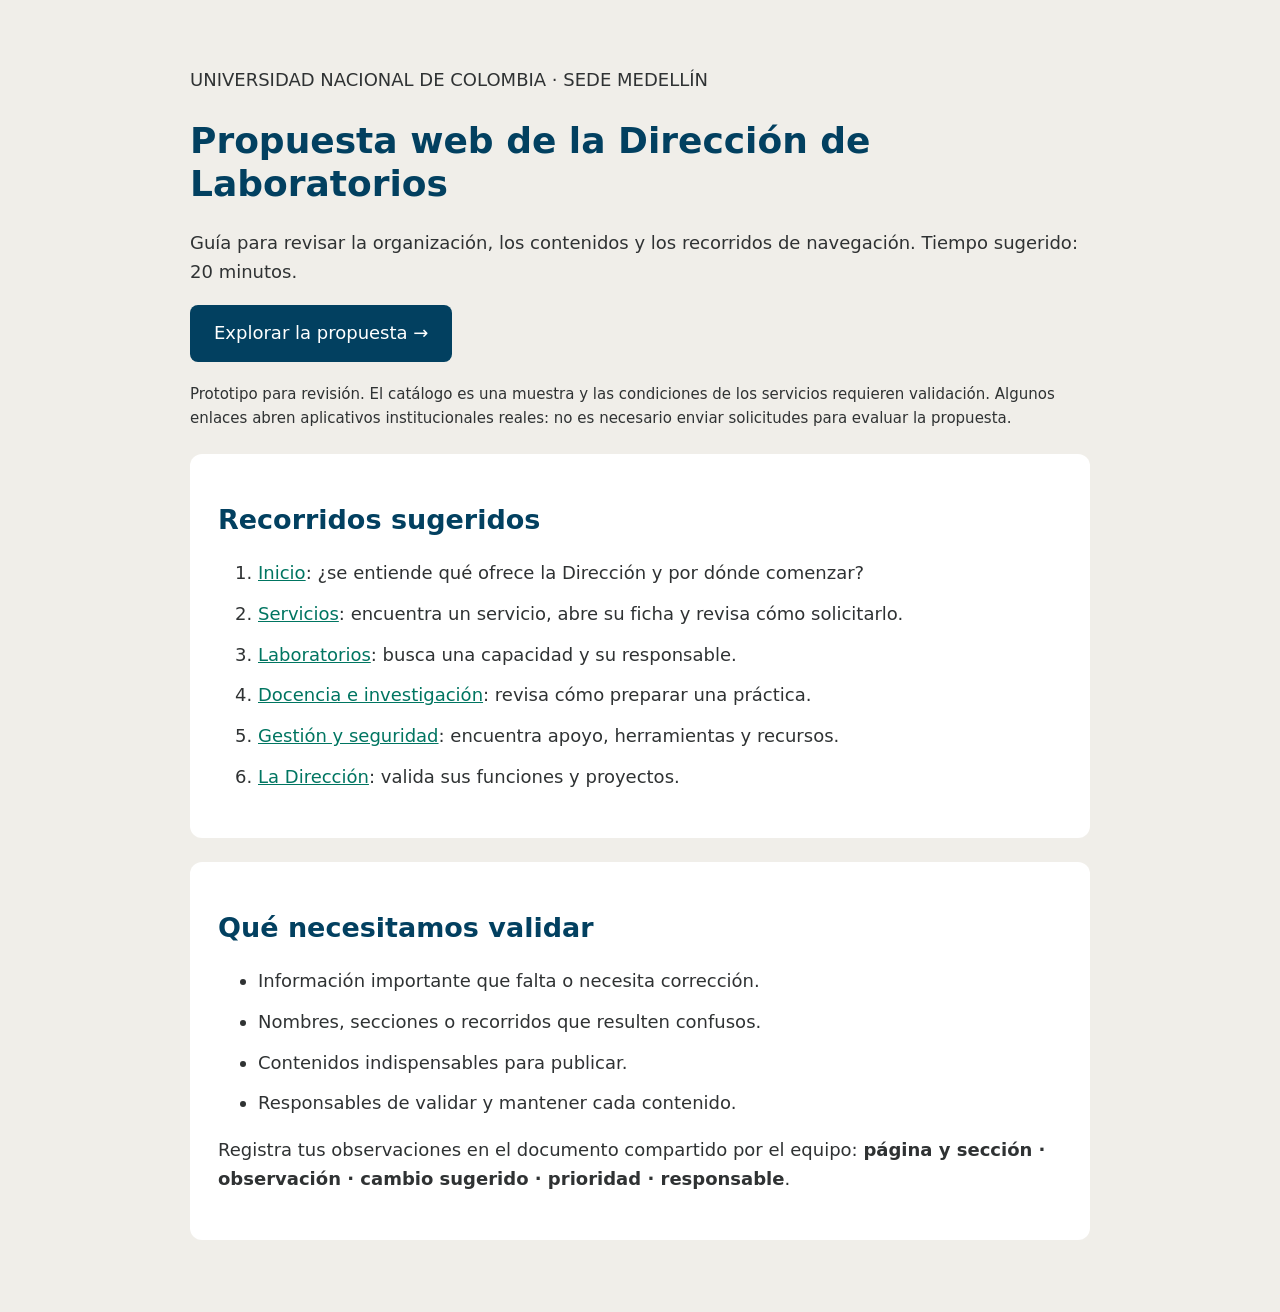
<file: index.html>
<!doctype html><html lang="es"><head><meta charset="utf-8"><meta name="viewport" content="width=device-width, initial-scale=1"><meta name="robots" content="noindex,nofollow"><title>Revisión de propuesta · Dirección de Laboratorios</title><style>body{margin:0;background:#f0eee9;color:#2f3233;font:18px/1.6 system-ui,sans-serif}main{max-width:900px;margin:auto;padding:48px 24px}h1,h2{color:#024060;line-height:1.2}section{background:white;padding:28px;margin:24px 0;border-radius:12px}a{color:#007561}li{margin-bottom:12px}.button{display:inline-block;padding:14px 24px;background:#024060;color:white;border-radius:8px;text-decoration:none}small{display:block;margin-top:20px}</style></head><body><main><p>UNIVERSIDAD NACIONAL DE COLOMBIA · SEDE MEDELLÍN</p><h1>Propuesta web de la Dirección de Laboratorios</h1><p>Guía para revisar la organización, los contenidos y los recorridos de navegación. Tiempo sugerido: 20 minutos.</p><a class="button" href="mockups/index.html">Explorar la propuesta →</a><small>Prototipo para revisión. El catálogo es una muestra y las condiciones de los servicios requieren validación. Algunos enlaces abren aplicativos institucionales reales: no es necesario enviar solicitudes para evaluar la propuesta.</small><section><h2>Recorridos sugeridos</h2><ol><li><a href="mockups/index.html">Inicio</a>: ¿se entiende qué ofrece la Dirección y por dónde comenzar?</li><li><a href="mockups/servicios.html">Servicios</a>: encuentra un servicio, abre su ficha y revisa cómo solicitarlo.</li><li><a href="mockups/laboratorios.html">Laboratorios</a>: busca una capacidad y su responsable.</li><li><a href="mockups/docencia.html">Docencia e investigación</a>: revisa cómo preparar una práctica.</li><li><a href="mockups/gestion.html">Gestión y seguridad</a>: encuentra apoyo, herramientas y recursos.</li><li><a href="mockups/direccion.html">La Dirección</a>: valida sus funciones y proyectos.</li></ol></section><section><h2>Qué necesitamos validar</h2><ul><li>Información importante que falta o necesita corrección.</li><li>Nombres, secciones o recorridos que resulten confusos.</li><li>Contenidos indispensables para publicar.</li><li>Responsables de validar y mantener cada contenido.</li></ul><p>Registra tus observaciones en el documento compartido por el equipo: <strong>página y sección · observación · cambio sugerido · prioridad · responsable</strong>.</p></section></main></body></html>
</file>
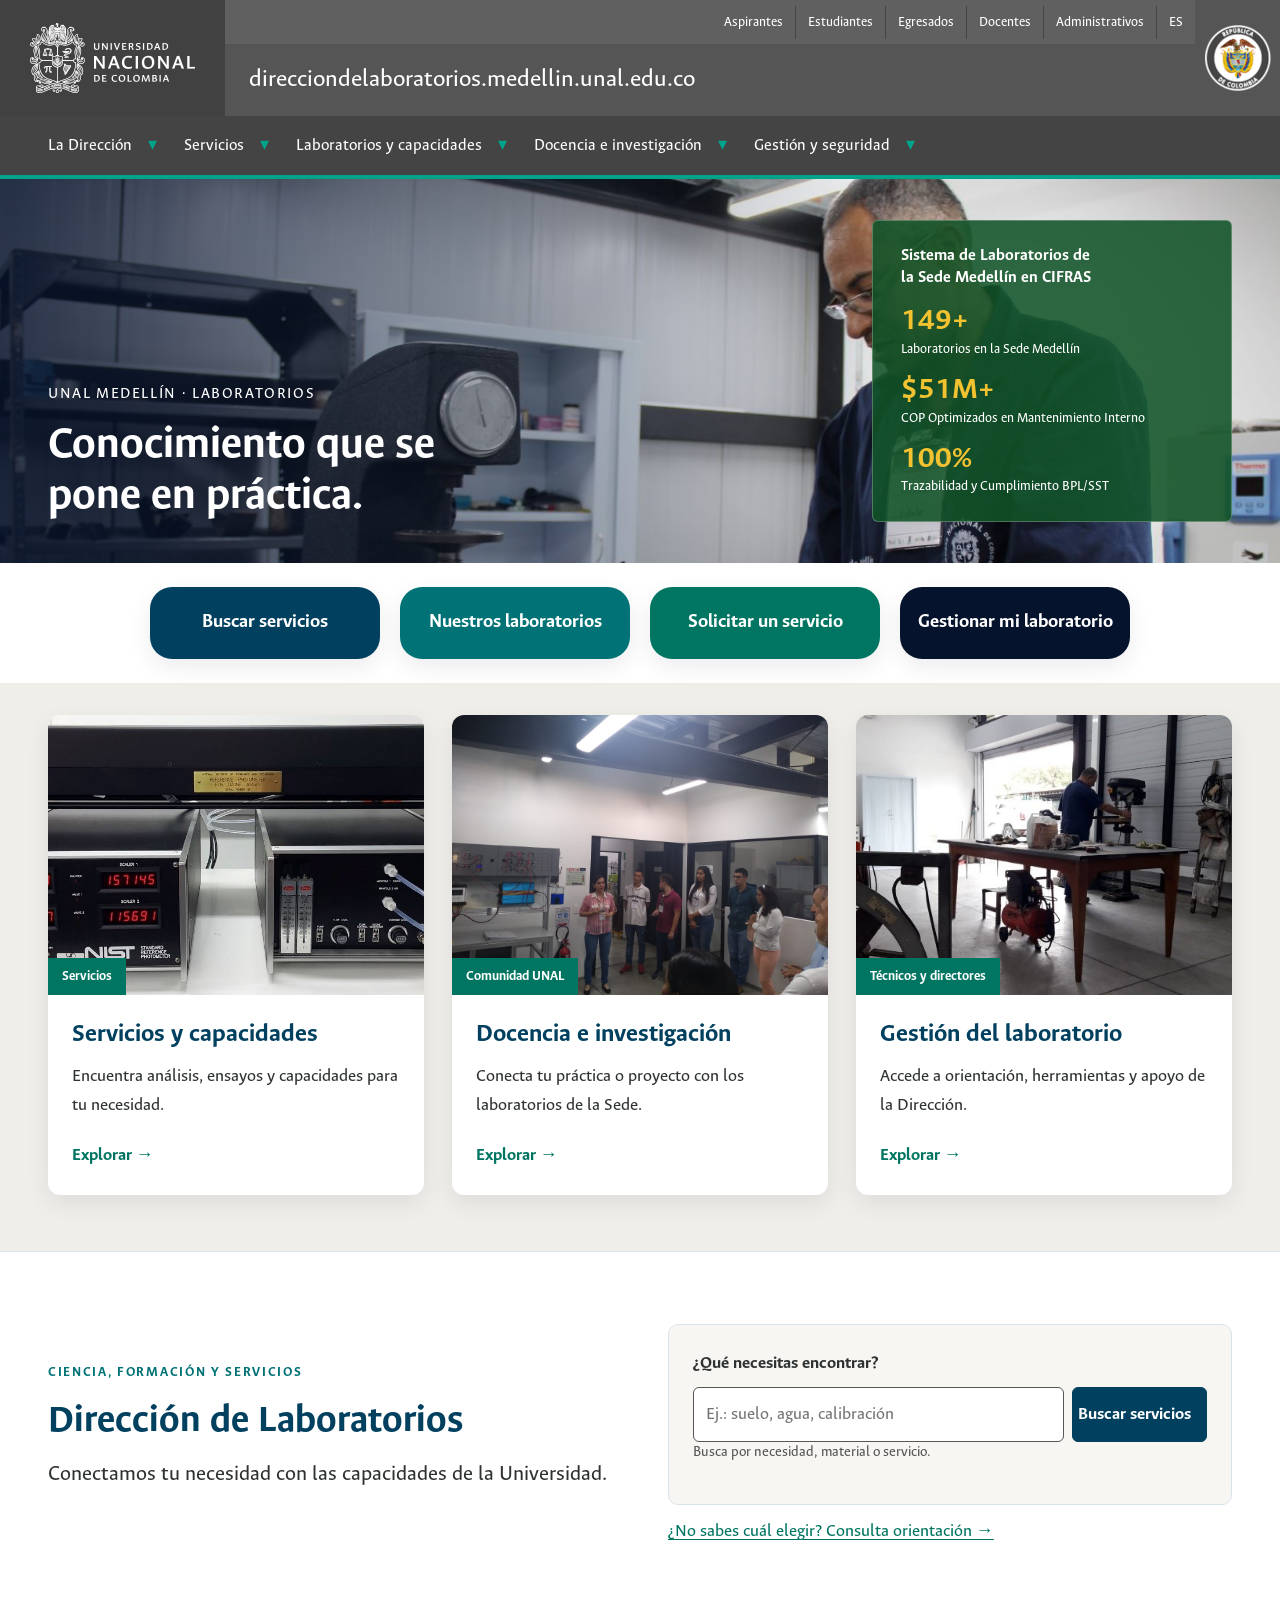
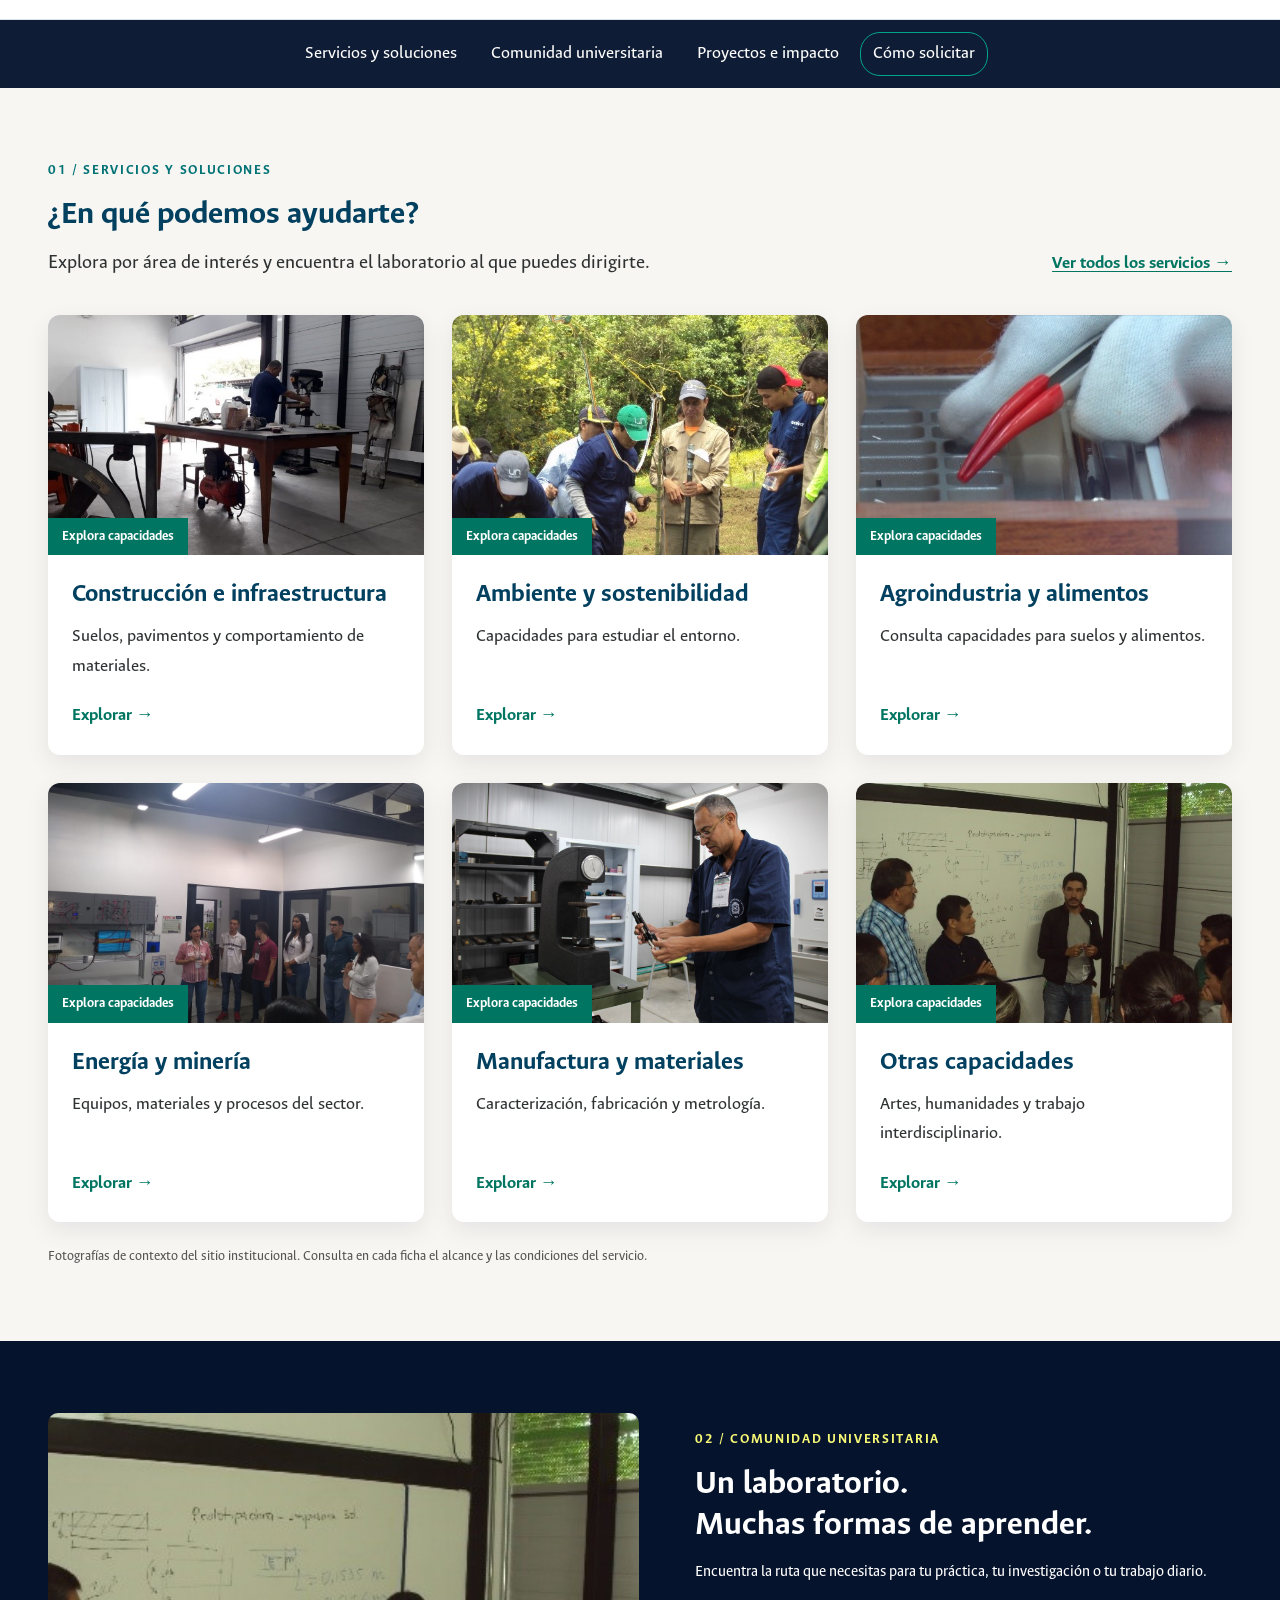
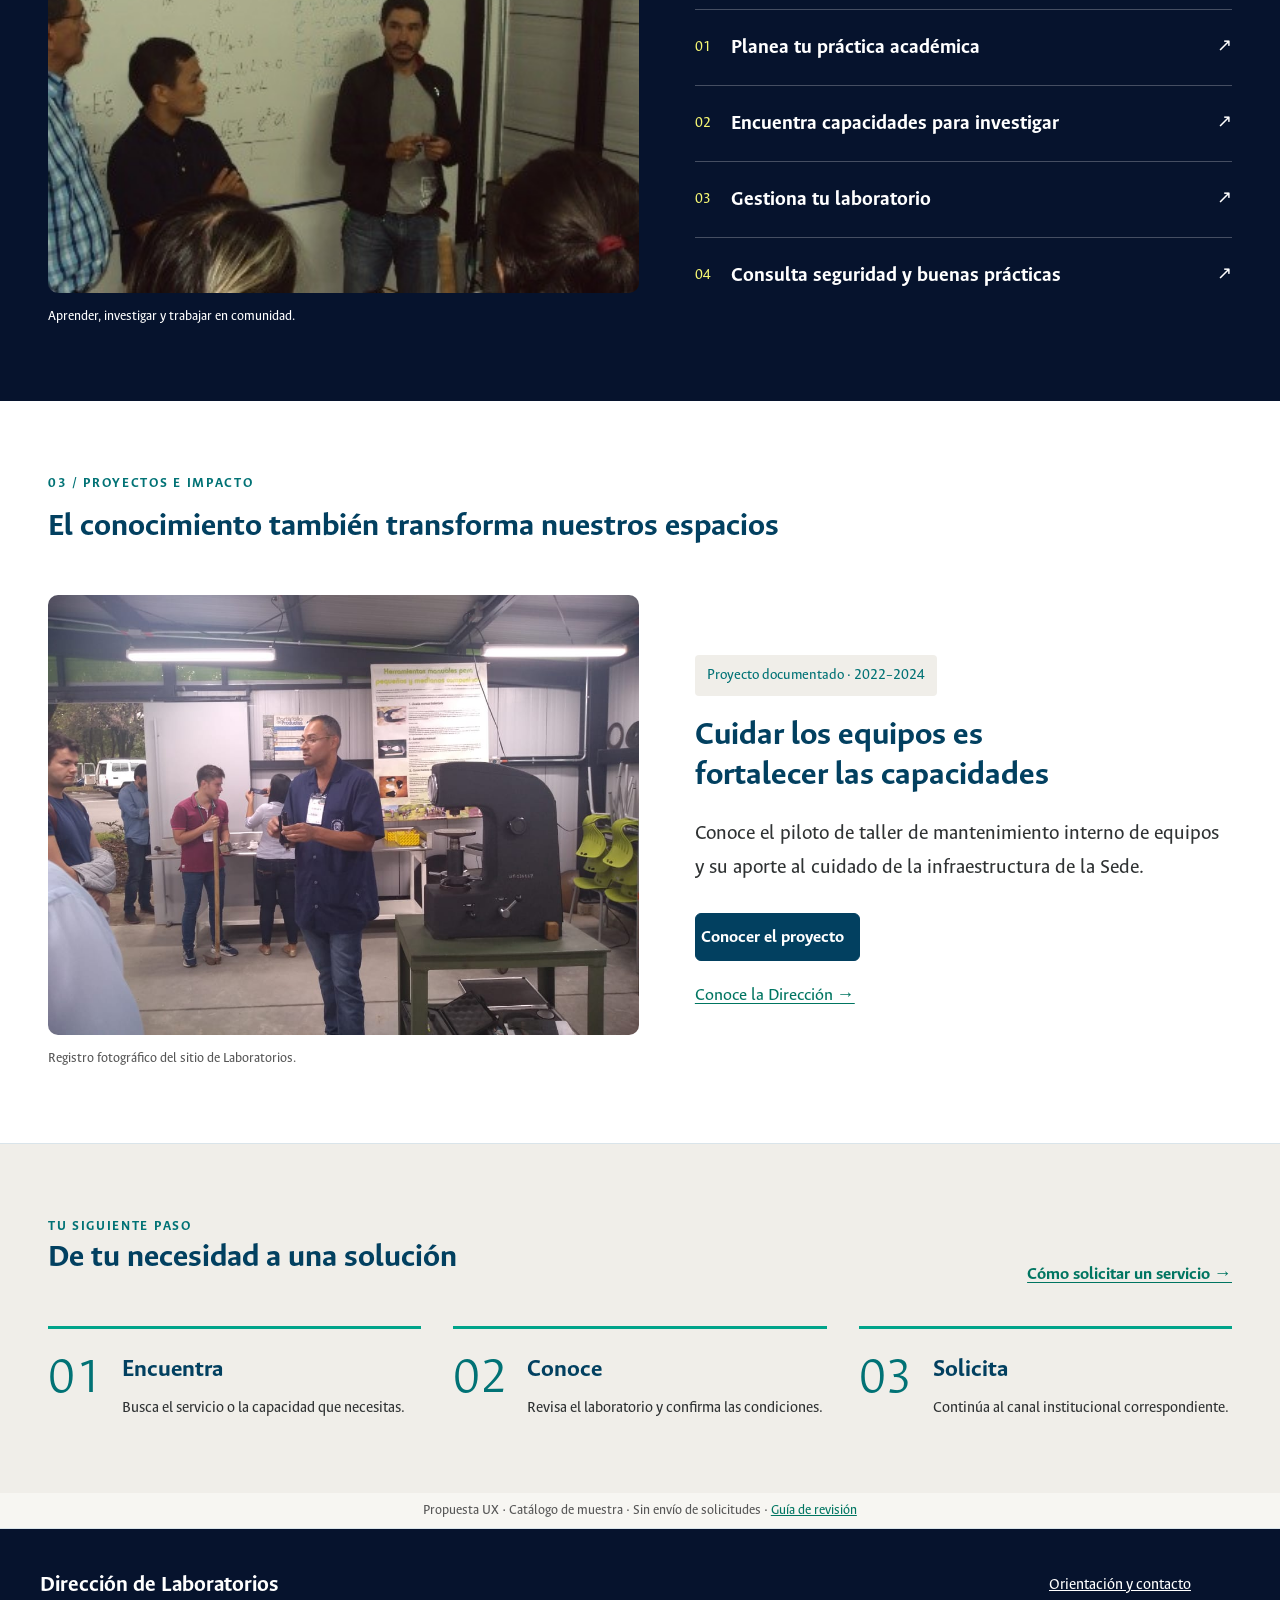
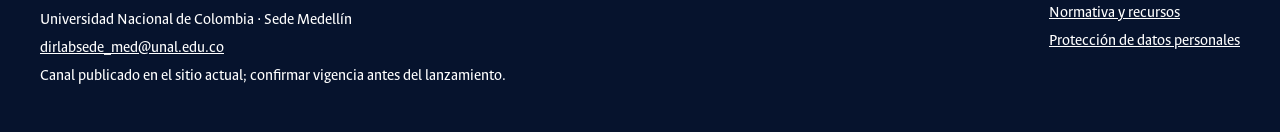
<file: mockups/index.html>
<!doctype html><html lang="es"><head><meta charset="utf-8"><meta name="viewport" content="width=device-width,initial-scale=1"><meta name="robots" content="noindex,nofollow"><title>Inicio · Propuesta DIRLAB</title><link rel="stylesheet" href="assets/fonts.css"><link rel="stylesheet" href="assets/sede-base.css"><link rel="stylesheet" href="assets/dirlab.css"><link rel="stylesheet" href="assets/preview.css"><script defer src="assets/catalogo.js"></script><script defer src="assets/prototipo.js"></script></head><body class="dl-preview"><a class="preview-skip" href="#contenido">Saltar al contenido</a><header class="preview-header"><a class="preview-logo" href="https://unal.edu.co/"><img src="assets/escudoUnal.png" alt="Universidad Nacional de Colombia"></a><nav class="preview-audiences" aria-label="Públicos institucionales"><a href="https://aspirantes.unal.edu.co/">Aspirantes</a><a href="https://medellin.unal.edu.co/estudiantes/">Estudiantes</a><a href="https://medellin.unal.edu.co/egresados">Egresados</a><a href="https://medellin.unal.edu.co/docentes/">Docentes</a><a href="https://medellin.unal.edu.co/administrativos/">Administrativos</a><span style="padding:6px 12px">ES</span></nav><div class="preview-domain"><a href="index.html">direcciondelaboratorios.medellin.unal.edu.co</a></div><div class="preview-seal"><img src="assets/sealColombia.png" alt="Escudo de la República de Colombia"></div></header><nav class="preview-nav" aria-label="Navegación de Laboratorios"><div class="preview-desktop"><div class="preview-nav-item"><a href="direccion.html">La Dirección</a><details class="preview-dropdown"><summary aria-label="Submenú de La Dirección"><span aria-hidden="true">▾</span></summary><div class="preview-submenu"><a href="direccion.html">Conoce la Dirección</a><a href="direccion.html#impacto">Proyectos e impacto</a><a href="contacto.html">Orientación y contacto</a></div></details></div><div class="preview-nav-item"><a href="servicios.html">Servicios</a><details class="preview-dropdown"><summary aria-label="Submenú de Servicios"><span aria-hidden="true">▾</span></summary><div class="preview-submenu"><a href="servicios.html">Buscar servicios</a><a href="solicitar.html">Cómo solicitar un servicio</a><a href="contacto.html">Orientación y contacto</a></div></details></div><div class="preview-nav-item"><a href="laboratorios.html">Laboratorios y capacidades</a><details class="preview-dropdown"><summary aria-label="Submenú de Laboratorios y capacidades"><span aria-hidden="true">▾</span></summary><div class="preview-submenu"><a href="laboratorios.html">Directorio por facultad</a><a href="index.html#necesidades">Explorar por necesidad</a></div></details></div><div class="preview-nav-item"><a href="docencia.html">Docencia e investigación</a><details class="preview-dropdown"><summary aria-label="Submenú de Docencia e investigación"><span aria-hidden="true">▾</span></summary><div class="preview-submenu"><a href="docencia.html">Docencia e investigación</a><a href="docencia.html#practica">Preparar una práctica</a><a href="laboratorios.html">Buscar capacidades</a><a href="seguridad.html">Seguridad y buenas prácticas</a></div></details></div><div class="preview-nav-item"><a href="gestion.html">Gestión y seguridad</a><details class="preview-dropdown"><summary aria-label="Submenú de Gestión y seguridad"><span aria-hidden="true">▾</span></summary><div class="preview-submenu"><a href="gestion.html#apoyo">Apoyo de la Dirección</a><a href="gestion.html#herramientas">Herramientas institucionales</a><a href="seguridad.html">Seguridad y buenas prácticas</a><a href="gestion.html#actualizar">Actualizar información</a><a href="recursos.html">Procedimientos y aplicativos</a></div></details></div></div><details class="preview-mobile"><summary>Menú de Laboratorios</summary><div class="preview-mobile-items"><div class="preview-nav-item"><a href="direccion.html">La Dirección</a><details class="preview-dropdown"><summary aria-label="Submenú de La Dirección"><span aria-hidden="true">▾</span></summary><div class="preview-submenu"><a href="direccion.html">Conoce la Dirección</a><a href="direccion.html#impacto">Proyectos e impacto</a><a href="contacto.html">Orientación y contacto</a></div></details></div><div class="preview-nav-item"><a href="servicios.html">Servicios</a><details class="preview-dropdown"><summary aria-label="Submenú de Servicios"><span aria-hidden="true">▾</span></summary><div class="preview-submenu"><a href="servicios.html">Buscar servicios</a><a href="solicitar.html">Cómo solicitar un servicio</a><a href="contacto.html">Orientación y contacto</a></div></details></div><div class="preview-nav-item"><a href="laboratorios.html">Laboratorios y capacidades</a><details class="preview-dropdown"><summary aria-label="Submenú de Laboratorios y capacidades"><span aria-hidden="true">▾</span></summary><div class="preview-submenu"><a href="laboratorios.html">Directorio por facultad</a><a href="index.html#necesidades">Explorar por necesidad</a></div></details></div><div class="preview-nav-item"><a href="docencia.html">Docencia e investigación</a><details class="preview-dropdown"><summary aria-label="Submenú de Docencia e investigación"><span aria-hidden="true">▾</span></summary><div class="preview-submenu"><a href="docencia.html">Docencia e investigación</a><a href="docencia.html#practica">Preparar una práctica</a><a href="laboratorios.html">Buscar capacidades</a><a href="seguridad.html">Seguridad y buenas prácticas</a></div></details></div><div class="preview-nav-item"><a href="gestion.html">Gestión y seguridad</a><details class="preview-dropdown"><summary aria-label="Submenú de Gestión y seguridad"><span aria-hidden="true">▾</span></summary><div class="preview-submenu"><a href="gestion.html#apoyo">Apoyo de la Dirección</a><a href="gestion.html#herramientas">Herramientas institucionales</a><a href="seguridad.html">Seguridad y buenas prácticas</a><a href="gestion.html#actualizar">Actualizar información</a><a href="recursos.html">Procedimientos y aplicativos</a></div></details></div></div></details></nav><main id="contenido" class="dirlab unal-page sede-article" data-page="index"><div class="dl-wrap"><nav class="dl-breadcrumb" aria-label="Migas de pan"><a href="index.html">Laboratorios</a> / Inicio</nav><figure class="home-panorama"><img src="assets/fotos/foto-6.jpg" alt="Demostración de un durómetro en un laboratorio de la Sede Medellín" width="1388" height="922" loading="eager" decoding="async"><figcaption><span>UNAL Medellín · Laboratorios</span><p>Conocimiento que se<br>pone en práctica.</p></figcaption><aside class="home-cifras" aria-labelledby="home-cifras-titulo"><h2 id="home-cifras-titulo">Sistema de Laboratorios de la Sede Medellín en CIFRAS</h2><dl><div><dt>149+</dt><dd>Laboratorios en la Sede Medellín</dd></div><div><dt>$51M+</dt><dd>COP Optimizados en Mantenimiento Interno</dd></div><div><dt>100%</dt><dd>Trazabilidad y Cumplimiento BPL/SST</dd></div></dl></aside></figure><nav class="home-fast" aria-label="Accesos rápidos"><a href="servicios.html">Buscar servicios</a><a href="laboratorios.html">Nuestros laboratorios</a><a href="solicitar.html">Solicitar un servicio</a><a href="gestion.html">Gestionar mi laboratorio</a></nav><section class="home-strip home-featured" aria-label="Rutas destacadas"><div class="home-inner home-three"><a class="home-image-card" href="servicios.html"><div class="home-card-photo"><img src="assets/fotos/foto-2.jpg" alt="Imagen de contexto del archivo de Laboratorios: Servicios y capacidades" width="1171" height="492" loading="eager" decoding="async"><span class="home-photo-tag">Servicios</span></div><div class="home-card-copy"><h3>Servicios y capacidades</h3><p>Encuentra análisis, ensayos y capacidades para tu necesidad.</p><span class="home-more">Explorar →</span></div></a><a class="home-image-card" href="docencia.html"><div class="home-card-photo"><img src="assets/fotos/foto-4.jpg" alt="Imagen de contexto del archivo de Laboratorios: Docencia e investigación" width="1040" height="780" loading="eager" decoding="async"><span class="home-photo-tag">Comunidad UNAL</span></div><div class="home-card-copy"><h3>Docencia e investigación</h3><p>Conecta tu práctica o proyecto con los laboratorios de la Sede.</p><span class="home-more">Explorar →</span></div></a><a class="home-image-card" href="gestion.html"><div class="home-card-photo"><img src="assets/fotos/foto-8.jpg" alt="Imagen de contexto del archivo de Laboratorios: Gestión del laboratorio" width="636" height="358" loading="eager" decoding="async"><span class="home-photo-tag">Técnicos y directores</span></div><div class="home-card-copy"><h3>Gestión del laboratorio</h3><p>Accede a orientación, herramientas y apoyo de la Dirección.</p><span class="home-more">Explorar →</span></div></a></div></section><section class="home-strip home-search-band" id="buscar"><div class="home-inner home-search-layout"><div><p class="dl-eyebrow">Ciencia, formación y servicios</p><h1>Dirección de Laboratorios</h1><p>Conectamos tu necesidad con las capacidades de la Universidad.</p></div><div><form class="dl-search" action="servicios.html" method="get"><label for="q">¿Qué necesitas encontrar?</label><div class="dl-search-row"><input id="q" name="q" type="search" placeholder="Ej.: suelo, agua, calibración"><button class="unal-btn unal-btn--primary" type="submit">Buscar servicios</button></div><p class="dl-small">Busca por necesidad, material o servicio.</p></form><a href="contacto.html">¿No sabes cuál elegir? Consulta orientación →</a></div></div></section><nav class="unal-quicknav home-section-nav" aria-label="Secciones del inicio"><a href="#necesidades">Servicios y soluciones</a><a href="#comunidad">Comunidad universitaria</a><a href="#impacto">Proyectos e impacto</a><a href="#proceso">Cómo solicitar</a></nav><section class="home-strip home-sectors" id="necesidades"><div class="home-inner"><div class="home-heading"><div><p class="dl-eyebrow">01 / Servicios y soluciones</p><h2>¿En qué podemos ayudarte?</h2><p>Explora por área de interés y encuentra el laboratorio al que puedes dirigirte.</p></div><a href="servicios.html">Ver todos los servicios →</a></div><div class="home-three"><a class="home-image-card" href="servicios.html?sector=construccion"><div class="home-card-photo"><img src="assets/fotos/foto-8.jpg" alt="Imagen de contexto del archivo de Laboratorios: Construcción e infraestructura" width="636" height="358" loading="lazy" decoding="async"><span class="home-photo-tag">Explora capacidades</span></div><div class="home-card-copy"><h3>Construcción e infraestructura</h3><p>Suelos, pavimentos y comportamiento de materiales.</p><span class="home-more">Explorar →</span></div></a><a class="home-image-card" href="servicios.html?sector=ambiente"><div class="home-card-photo"><img src="assets/fotos/foto-1.jpg" alt="Imagen de contexto del archivo de Laboratorios: Ambiente y sostenibilidad" width="666" height="375" loading="lazy" decoding="async"><span class="home-photo-tag">Explora capacidades</span></div><div class="home-card-copy"><h3>Ambiente y sostenibilidad</h3><p>Capacidades para estudiar el entorno.</p><span class="home-more">Explorar →</span></div></a><a class="home-image-card" href="servicios.html?sector=agroindustria"><div class="home-card-photo"><img src="assets/fotos/foto-7.jpg" alt="Imagen de contexto del archivo de Laboratorios: Agroindustria y alimentos" width="606" height="341" loading="lazy" decoding="async"><span class="home-photo-tag">Explora capacidades</span></div><div class="home-card-copy"><h3>Agroindustria y alimentos</h3><p>Consulta capacidades para suelos y alimentos.</p><span class="home-more">Explorar →</span></div></a><a class="home-image-card" href="servicios.html?sector=energia"><div class="home-card-photo"><img src="assets/fotos/foto-4.jpg" alt="Imagen de contexto del archivo de Laboratorios: Energía y minería" width="1040" height="780" loading="lazy" decoding="async"><span class="home-photo-tag">Explora capacidades</span></div><div class="home-card-copy"><h3>Energía y minería</h3><p>Equipos, materiales y procesos del sector.</p><span class="home-more">Explorar →</span></div></a><a class="home-image-card" href="servicios.html?sector=manufactura"><div class="home-card-photo"><img src="assets/fotos/foto-6.jpg" alt="Imagen de contexto del archivo de Laboratorios: Manufactura y materiales" width="1388" height="922" loading="lazy" decoding="async"><span class="home-photo-tag">Explora capacidades</span></div><div class="home-card-copy"><h3>Manufactura y materiales</h3><p>Caracterización, fabricación y metrología.</p><span class="home-more">Explorar →</span></div></a><a class="home-image-card" href="laboratorios.html"><div class="home-card-photo"><img src="assets/fotos/foto-0.jpg" alt="Imagen de contexto del archivo de Laboratorios: Otras capacidades" width="582" height="327" loading="lazy" decoding="async"><span class="home-photo-tag">Explora capacidades</span></div><div class="home-card-copy"><h3>Otras capacidades</h3><p>Artes, humanidades y trabajo interdisciplinario.</p><span class="home-more">Explorar →</span></div></a></div><p class="home-source-note">Fotografías de contexto del sitio institucional. Consulta en cada ficha el alcance y las condiciones del servicio.</p></div></section><section class="home-strip home-community" id="comunidad"><div class="home-inner home-split"><figure><img src="assets/fotos/foto-0.jpg" alt="Grupo reunido en un espacio de formación" width="582" height="327" loading="lazy" decoding="async"><figcaption>Aprender, investigar y trabajar en comunidad.</figcaption></figure><div><p class="dl-eyebrow">02 / Comunidad universitaria</p><h2>Un laboratorio.<br>Muchas formas de aprender.</h2><p>Encuentra la ruta que necesitas para tu práctica, tu investigación o tu trabajo diario.</p><div class="home-route-list"><a href="docencia.html"><span>01</span><strong>Planea tu práctica académica</strong><span aria-hidden="true">↗</span></a><a href="laboratorios.html"><span>02</span><strong>Encuentra capacidades para investigar</strong><span aria-hidden="true">↗</span></a><a href="gestion.html"><span>03</span><strong>Gestiona tu laboratorio</strong><span aria-hidden="true">↗</span></a><a href="seguridad.html"><span>04</span><strong>Consulta seguridad y buenas prácticas</strong><span aria-hidden="true">↗</span></a></div></div></div></section><section class="home-strip home-impact" id="impacto"><div class="home-inner"><div class="home-heading"><div><p class="dl-eyebrow">03 / Proyectos e impacto</p><h2>El conocimiento también transforma nuestros espacios</h2></div></div><div class="home-split"><figure><img src="assets/fotos/foto-5.jpg" alt="Actividad de presentación de equipos en un laboratorio" width="1040" height="780" loading="lazy" decoding="async"><figcaption>Registro fotográfico del sitio de Laboratorios.</figcaption></figure><div class="home-story"><span class="home-story-tag">Proyecto documentado · 2022–2024</span><h3>Cuidar los equipos es fortalecer las capacidades</h3><p>Conoce el piloto de taller de mantenimiento interno de equipos y su aporte al cuidado de la infraestructura de la Sede.</p><a class="unal-btn unal-btn--primary" href="direccion.html#impacto">Conocer el proyecto</a><a class="home-secondary-link" href="direccion.html">Conoce la Dirección →</a></div></div></div></section><section class="home-strip home-process" id="proceso"><div class="home-inner"><div class="home-heading"><div><p class="dl-eyebrow">Tu siguiente paso</p><h2>De tu necesidad a una solución</h2></div><a href="solicitar.html">Cómo solicitar un servicio →</a></div><ol><li><span>01</span><div><h3>Encuentra</h3><p>Busca el servicio o la capacidad que necesitas.</p></div></li><li><span>02</span><div><h3>Conoce</h3><p>Revisa el laboratorio y confirma las condiciones.</p></div></li><li><span>03</span><div><h3>Solicita</h3><p>Continúa al canal institucional correspondiente.</p></div></li></ol></div></section></div></main><div class="preview-notice">Propuesta UX · Catálogo de muestra · Sin envío de solicitudes · <a href="../index.html">Guía de revisión</a></div><footer class="preview-footer"><div><strong>Dirección de Laboratorios</strong><p>Universidad Nacional de Colombia · Sede Medellín</p><p><a href="mailto:dirlabsede_med@unal.edu.co">dirlabsede_med@unal.edu.co</a></p><p>Canal publicado en el sitio actual; confirmar vigencia antes del lanzamiento.</p></div><div><p><a href="contacto.html">Orientación y contacto</a></p><p><a href="recursos.html">Normativa y recursos</a></p><p><a href="https://unal.edu.co/tratamiento-de-datos-personales.html">Protección de datos personales</a></p></div></footer></body></html>
</file>
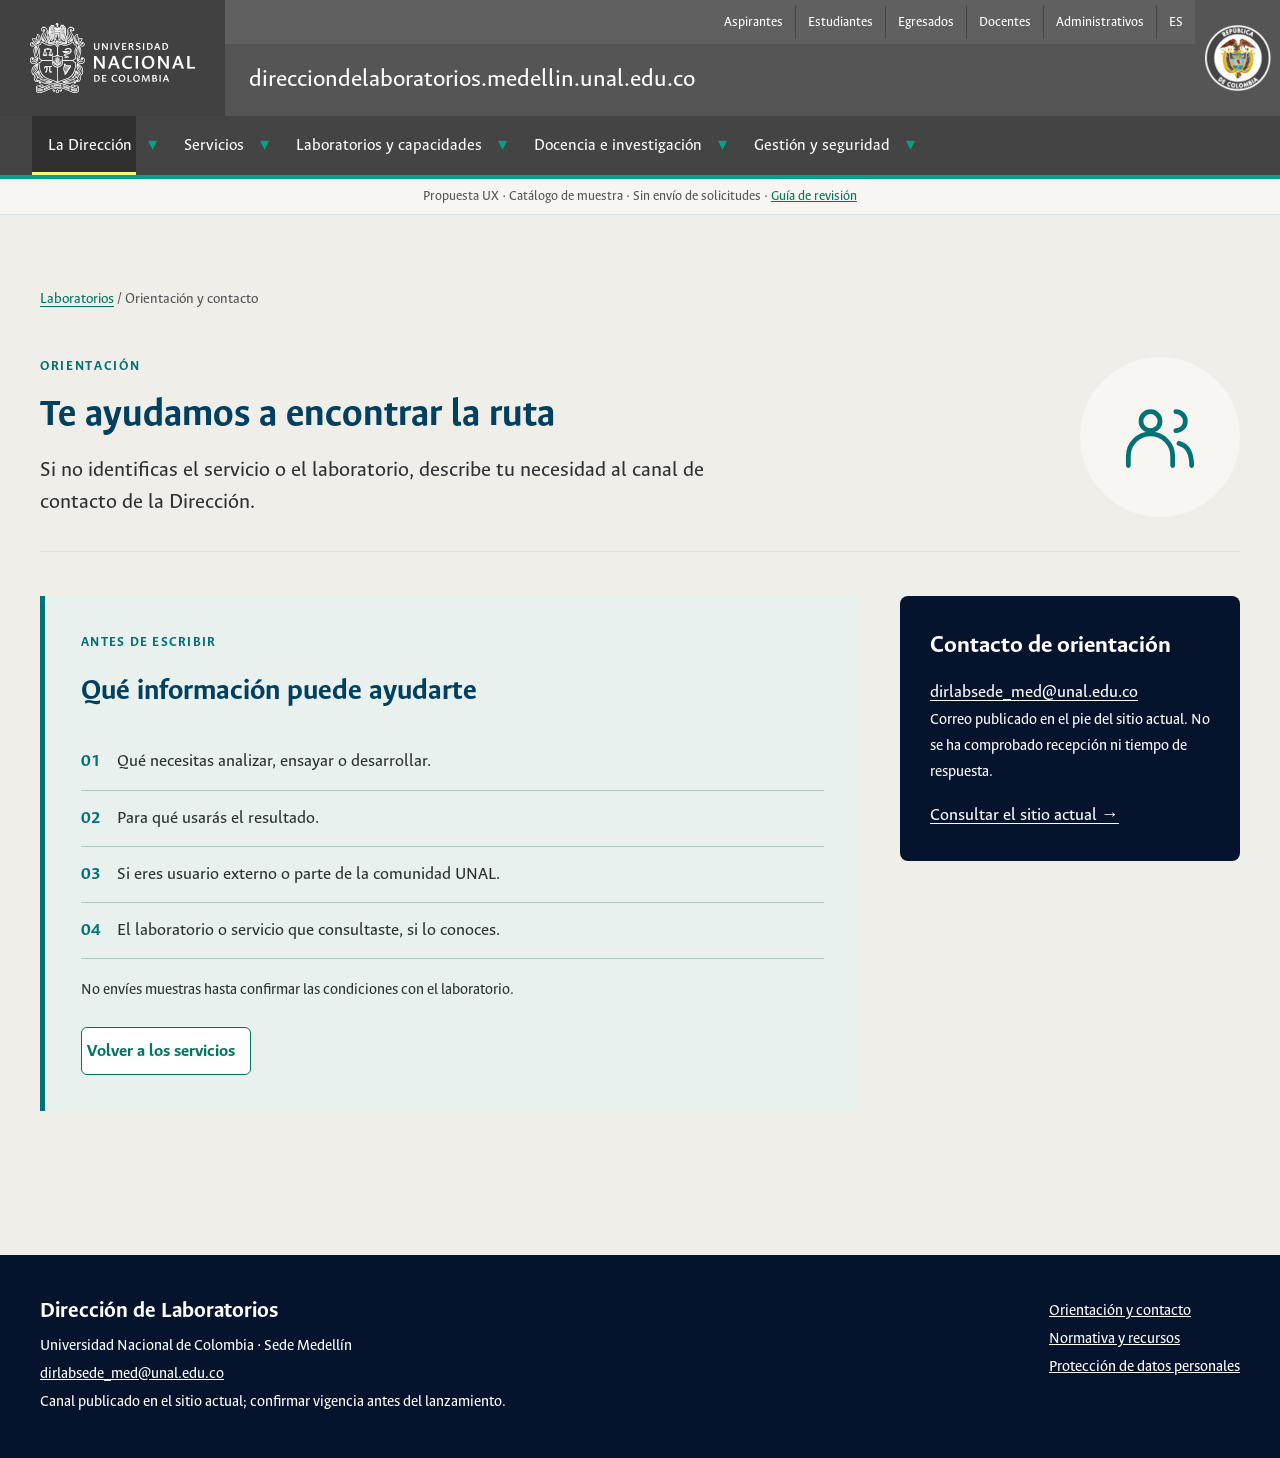
<file: mockups/contacto.html>
<!doctype html><html lang="es"><head><meta charset="utf-8"><meta name="viewport" content="width=device-width,initial-scale=1"><meta name="robots" content="noindex,nofollow"><title>Orientación y contacto · Propuesta DIRLAB</title><link rel="stylesheet" href="assets/fonts.css"><link rel="stylesheet" href="assets/sede-base.css"><link rel="stylesheet" href="assets/dirlab.css"><link rel="stylesheet" href="assets/preview.css"><script defer src="assets/catalogo.js"></script><script defer src="assets/prototipo.js"></script></head><body class="dl-preview"><a class="preview-skip" href="#contenido">Saltar al contenido</a><header class="preview-header"><a class="preview-logo" href="https://unal.edu.co/"><img src="assets/escudoUnal.png" alt="Universidad Nacional de Colombia"></a><nav class="preview-audiences" aria-label="Públicos institucionales"><a href="https://aspirantes.unal.edu.co/">Aspirantes</a><a href="https://medellin.unal.edu.co/estudiantes/">Estudiantes</a><a href="https://medellin.unal.edu.co/egresados">Egresados</a><a href="https://medellin.unal.edu.co/docentes/">Docentes</a><a href="https://medellin.unal.edu.co/administrativos/">Administrativos</a><span style="padding:6px 12px">ES</span></nav><div class="preview-domain"><a href="index.html">direcciondelaboratorios.medellin.unal.edu.co</a></div><div class="preview-seal"><img src="assets/sealColombia.png" alt="Escudo de la República de Colombia"></div></header><nav class="preview-nav" aria-label="Navegación de Laboratorios"><div class="preview-desktop"><div class="preview-nav-item"><a href="direccion.html" aria-current="page">La Dirección</a><details class="preview-dropdown"><summary aria-label="Submenú de La Dirección"><span aria-hidden="true">▾</span></summary><div class="preview-submenu"><a href="direccion.html">Conoce la Dirección</a><a href="direccion.html#impacto">Proyectos e impacto</a><a href="contacto.html">Orientación y contacto</a></div></details></div><div class="preview-nav-item"><a href="servicios.html">Servicios</a><details class="preview-dropdown"><summary aria-label="Submenú de Servicios"><span aria-hidden="true">▾</span></summary><div class="preview-submenu"><a href="servicios.html">Buscar servicios</a><a href="solicitar.html">Cómo solicitar un servicio</a><a href="contacto.html">Orientación y contacto</a></div></details></div><div class="preview-nav-item"><a href="laboratorios.html">Laboratorios y capacidades</a><details class="preview-dropdown"><summary aria-label="Submenú de Laboratorios y capacidades"><span aria-hidden="true">▾</span></summary><div class="preview-submenu"><a href="laboratorios.html">Directorio por facultad</a><a href="index.html#necesidades">Explorar por necesidad</a></div></details></div><div class="preview-nav-item"><a href="docencia.html">Docencia e investigación</a><details class="preview-dropdown"><summary aria-label="Submenú de Docencia e investigación"><span aria-hidden="true">▾</span></summary><div class="preview-submenu"><a href="docencia.html">Docencia e investigación</a><a href="docencia.html#practica">Preparar una práctica</a><a href="laboratorios.html">Buscar capacidades</a><a href="seguridad.html">Seguridad y buenas prácticas</a></div></details></div><div class="preview-nav-item"><a href="gestion.html">Gestión y seguridad</a><details class="preview-dropdown"><summary aria-label="Submenú de Gestión y seguridad"><span aria-hidden="true">▾</span></summary><div class="preview-submenu"><a href="gestion.html#apoyo">Apoyo de la Dirección</a><a href="gestion.html#herramientas">Herramientas institucionales</a><a href="seguridad.html">Seguridad y buenas prácticas</a><a href="gestion.html#actualizar">Actualizar información</a><a href="recursos.html">Procedimientos y aplicativos</a></div></details></div></div><details class="preview-mobile"><summary>Menú de Laboratorios</summary><div class="preview-mobile-items"><div class="preview-nav-item"><a href="direccion.html" aria-current="page">La Dirección</a><details class="preview-dropdown"><summary aria-label="Submenú de La Dirección"><span aria-hidden="true">▾</span></summary><div class="preview-submenu"><a href="direccion.html">Conoce la Dirección</a><a href="direccion.html#impacto">Proyectos e impacto</a><a href="contacto.html">Orientación y contacto</a></div></details></div><div class="preview-nav-item"><a href="servicios.html">Servicios</a><details class="preview-dropdown"><summary aria-label="Submenú de Servicios"><span aria-hidden="true">▾</span></summary><div class="preview-submenu"><a href="servicios.html">Buscar servicios</a><a href="solicitar.html">Cómo solicitar un servicio</a><a href="contacto.html">Orientación y contacto</a></div></details></div><div class="preview-nav-item"><a href="laboratorios.html">Laboratorios y capacidades</a><details class="preview-dropdown"><summary aria-label="Submenú de Laboratorios y capacidades"><span aria-hidden="true">▾</span></summary><div class="preview-submenu"><a href="laboratorios.html">Directorio por facultad</a><a href="index.html#necesidades">Explorar por necesidad</a></div></details></div><div class="preview-nav-item"><a href="docencia.html">Docencia e investigación</a><details class="preview-dropdown"><summary aria-label="Submenú de Docencia e investigación"><span aria-hidden="true">▾</span></summary><div class="preview-submenu"><a href="docencia.html">Docencia e investigación</a><a href="docencia.html#practica">Preparar una práctica</a><a href="laboratorios.html">Buscar capacidades</a><a href="seguridad.html">Seguridad y buenas prácticas</a></div></details></div><div class="preview-nav-item"><a href="gestion.html">Gestión y seguridad</a><details class="preview-dropdown"><summary aria-label="Submenú de Gestión y seguridad"><span aria-hidden="true">▾</span></summary><div class="preview-submenu"><a href="gestion.html#apoyo">Apoyo de la Dirección</a><a href="gestion.html#herramientas">Herramientas institucionales</a><a href="seguridad.html">Seguridad y buenas prácticas</a><a href="gestion.html#actualizar">Actualizar información</a><a href="recursos.html">Procedimientos y aplicativos</a></div></details></div></div></details></nav><div class="preview-notice">Propuesta UX · Catálogo de muestra · Sin envío de solicitudes · <a href="../index.html">Guía de revisión</a></div><main id="contenido" class="dirlab unal-page sede-article" data-page="contacto"><div class="dl-wrap"><nav class="dl-breadcrumb" aria-label="Migas de pan"><a href="index.html">Laboratorios</a> / Orientación y contacto</nav><div class="dl-page-intro"><div><p class="dl-eyebrow">Orientación</p><h1>Te ayudamos a encontrar la ruta</h1><p class="dl-intro">Si no identificas el servicio o el laboratorio, describe tu necesidad al canal de contacto de la Dirección.</p></div><div class="dl-intro-symbol"><span class="dl-icon" aria-hidden="true"><svg viewBox="0 0 24 24" fill="none" stroke="currentColor" stroke-width="1.5" stroke-linecap="round" stroke-linejoin="round"><circle cx="9" cy="7" r="3"/><path d="M2 21v-3a7 7 0 0 1 14 0v3M17 4a3 3 0 0 1 0 6m1 4q4 1 4 7"/></svg></span></div></div><div class="dl-detail"><section class="inside-block inside-process"><p class="inside-label">Antes de escribir</p><h2>Qué información puede ayudarte</h2><ul><li>Qué necesitas analizar, ensayar o desarrollar.</li><li>Para qué usarás el resultado.</li><li>Si eres usuario externo o parte de la comunidad UNAL.</li><li>El laboratorio o servicio que consultaste, si lo conoces.</li></ul><p>No envíes muestras hasta confirmar las condiciones con el laboratorio.</p><div class="dl-actions"><a href="servicios.html" class="unal-btn unal-btn--secondary">Volver a los servicios</a></div></section><aside class="dl-panel"><h2>Contacto de orientación</h2><a href="mailto:dirlabsede_med@unal.edu.co">dirlabsede_med@unal.edu.co</a><p>Correo publicado en el pie del sitio actual. No se ha comprobado recepción ni tiempo de respuesta.</p><a href="https://direcciondelaboratorios.medellin.unal.edu.co/">Consultar el sitio actual →</a></aside></div></div></main><footer class="preview-footer"><div><strong>Dirección de Laboratorios</strong><p>Universidad Nacional de Colombia · Sede Medellín</p><p><a href="mailto:dirlabsede_med@unal.edu.co">dirlabsede_med@unal.edu.co</a></p><p>Canal publicado en el sitio actual; confirmar vigencia antes del lanzamiento.</p></div><div><p><a href="contacto.html">Orientación y contacto</a></p><p><a href="recursos.html">Normativa y recursos</a></p><p><a href="https://unal.edu.co/tratamiento-de-datos-personales.html">Protección de datos personales</a></p></div></footer></body></html>
</file>
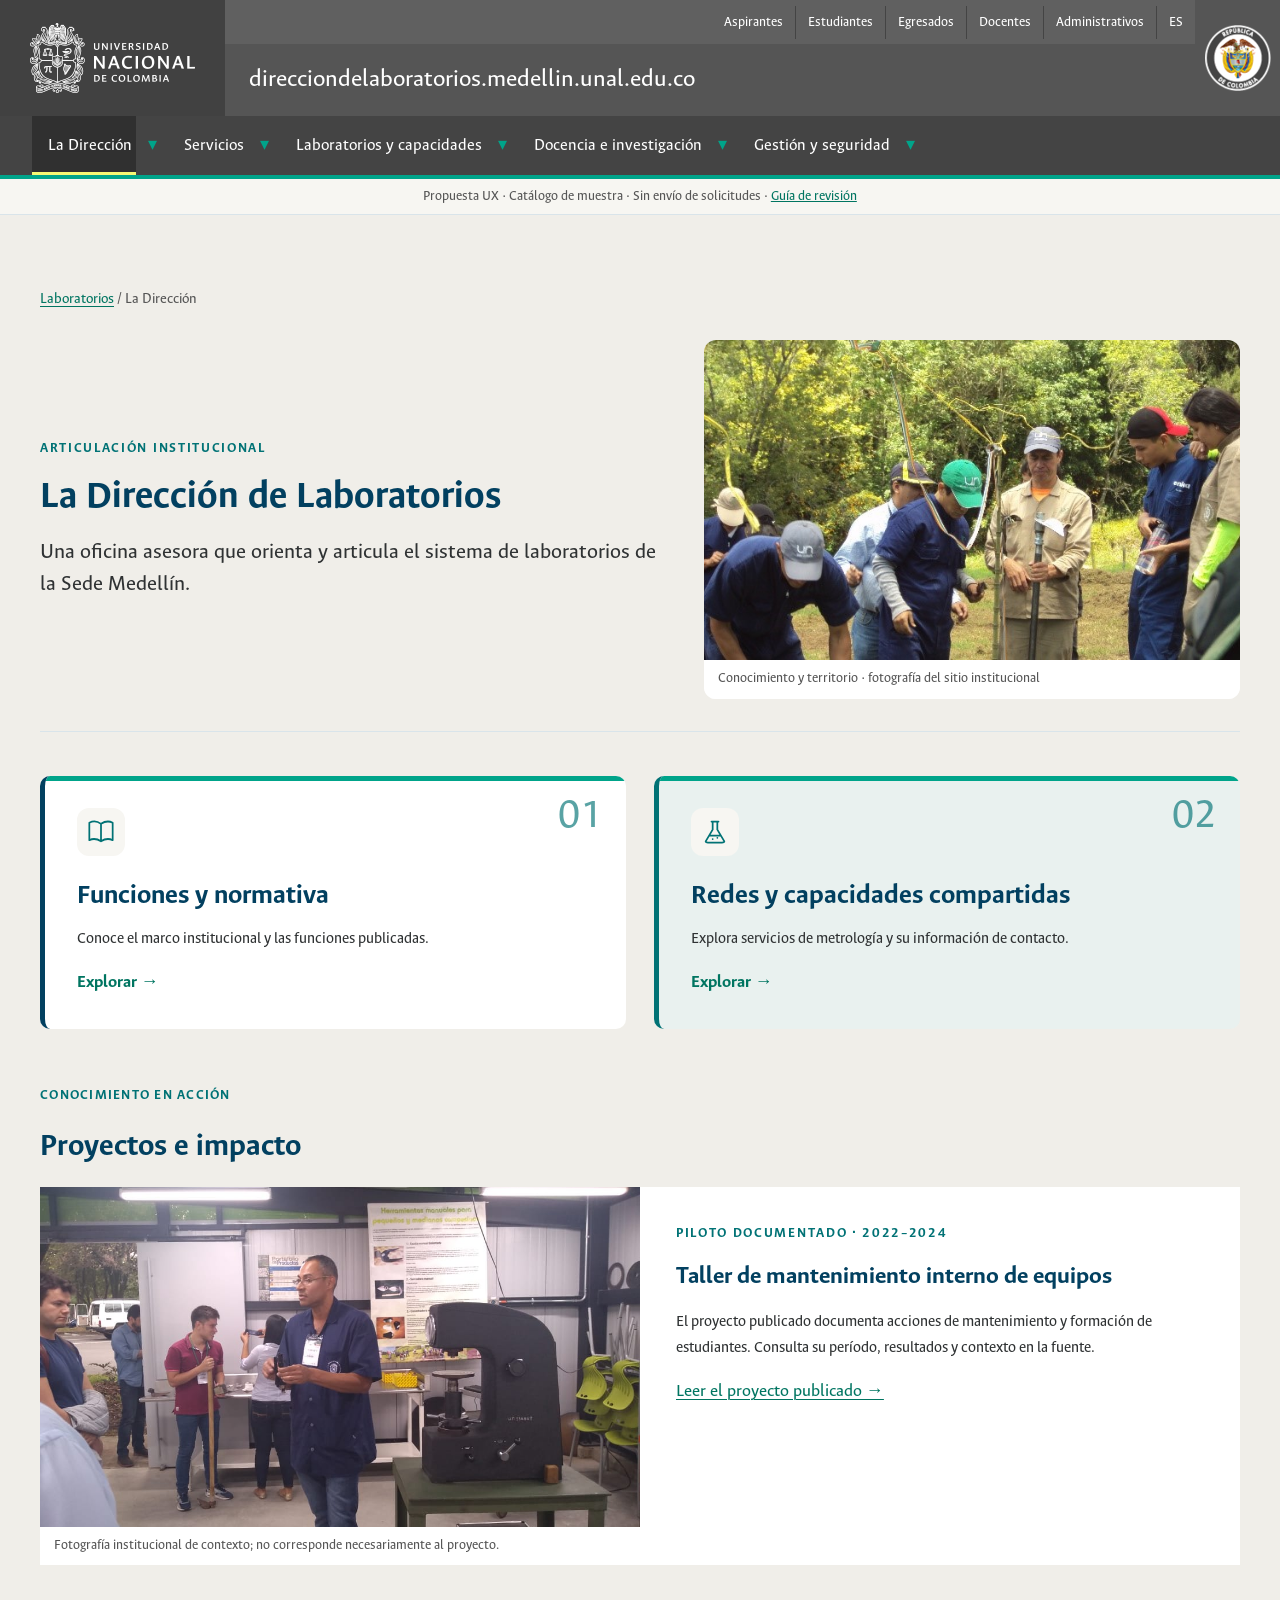
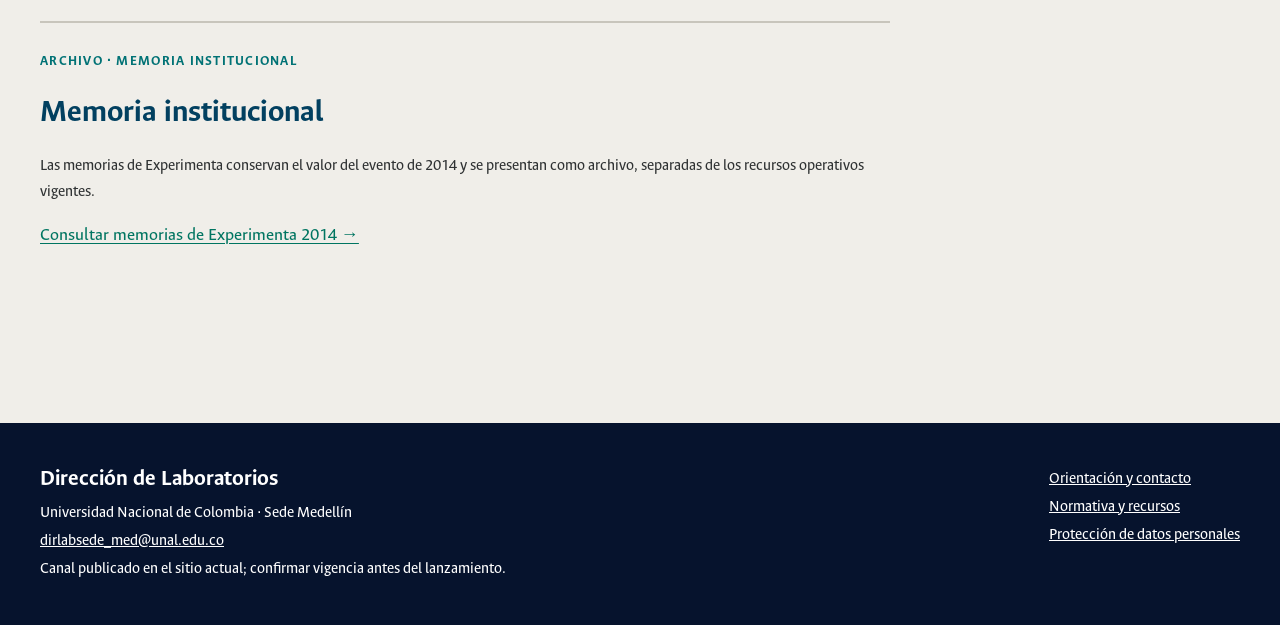
<file: mockups/direccion.html>
<!doctype html><html lang="es"><head><meta charset="utf-8"><meta name="viewport" content="width=device-width,initial-scale=1"><meta name="robots" content="noindex,nofollow"><title>La Dirección · Propuesta DIRLAB</title><link rel="stylesheet" href="assets/fonts.css"><link rel="stylesheet" href="assets/sede-base.css"><link rel="stylesheet" href="assets/dirlab.css"><link rel="stylesheet" href="assets/preview.css"><script defer src="assets/catalogo.js"></script><script defer src="assets/prototipo.js"></script></head><body class="dl-preview"><a class="preview-skip" href="#contenido">Saltar al contenido</a><header class="preview-header"><a class="preview-logo" href="https://unal.edu.co/"><img src="assets/escudoUnal.png" alt="Universidad Nacional de Colombia"></a><nav class="preview-audiences" aria-label="Públicos institucionales"><a href="https://aspirantes.unal.edu.co/">Aspirantes</a><a href="https://medellin.unal.edu.co/estudiantes/">Estudiantes</a><a href="https://medellin.unal.edu.co/egresados">Egresados</a><a href="https://medellin.unal.edu.co/docentes/">Docentes</a><a href="https://medellin.unal.edu.co/administrativos/">Administrativos</a><span style="padding:6px 12px">ES</span></nav><div class="preview-domain"><a href="index.html">direcciondelaboratorios.medellin.unal.edu.co</a></div><div class="preview-seal"><img src="assets/sealColombia.png" alt="Escudo de la República de Colombia"></div></header><nav class="preview-nav" aria-label="Navegación de Laboratorios"><div class="preview-desktop"><div class="preview-nav-item"><a href="direccion.html" aria-current="page">La Dirección</a><details class="preview-dropdown"><summary aria-label="Submenú de La Dirección"><span aria-hidden="true">▾</span></summary><div class="preview-submenu"><a href="direccion.html">Conoce la Dirección</a><a href="direccion.html#impacto">Proyectos e impacto</a><a href="contacto.html">Orientación y contacto</a></div></details></div><div class="preview-nav-item"><a href="servicios.html">Servicios</a><details class="preview-dropdown"><summary aria-label="Submenú de Servicios"><span aria-hidden="true">▾</span></summary><div class="preview-submenu"><a href="servicios.html">Buscar servicios</a><a href="solicitar.html">Cómo solicitar un servicio</a><a href="contacto.html">Orientación y contacto</a></div></details></div><div class="preview-nav-item"><a href="laboratorios.html">Laboratorios y capacidades</a><details class="preview-dropdown"><summary aria-label="Submenú de Laboratorios y capacidades"><span aria-hidden="true">▾</span></summary><div class="preview-submenu"><a href="laboratorios.html">Directorio por facultad</a><a href="index.html#necesidades">Explorar por necesidad</a></div></details></div><div class="preview-nav-item"><a href="docencia.html">Docencia e investigación</a><details class="preview-dropdown"><summary aria-label="Submenú de Docencia e investigación"><span aria-hidden="true">▾</span></summary><div class="preview-submenu"><a href="docencia.html">Docencia e investigación</a><a href="docencia.html#practica">Preparar una práctica</a><a href="laboratorios.html">Buscar capacidades</a><a href="seguridad.html">Seguridad y buenas prácticas</a></div></details></div><div class="preview-nav-item"><a href="gestion.html">Gestión y seguridad</a><details class="preview-dropdown"><summary aria-label="Submenú de Gestión y seguridad"><span aria-hidden="true">▾</span></summary><div class="preview-submenu"><a href="gestion.html#apoyo">Apoyo de la Dirección</a><a href="gestion.html#herramientas">Herramientas institucionales</a><a href="seguridad.html">Seguridad y buenas prácticas</a><a href="gestion.html#actualizar">Actualizar información</a><a href="recursos.html">Procedimientos y aplicativos</a></div></details></div></div><details class="preview-mobile"><summary>Menú de Laboratorios</summary><div class="preview-mobile-items"><div class="preview-nav-item"><a href="direccion.html" aria-current="page">La Dirección</a><details class="preview-dropdown"><summary aria-label="Submenú de La Dirección"><span aria-hidden="true">▾</span></summary><div class="preview-submenu"><a href="direccion.html">Conoce la Dirección</a><a href="direccion.html#impacto">Proyectos e impacto</a><a href="contacto.html">Orientación y contacto</a></div></details></div><div class="preview-nav-item"><a href="servicios.html">Servicios</a><details class="preview-dropdown"><summary aria-label="Submenú de Servicios"><span aria-hidden="true">▾</span></summary><div class="preview-submenu"><a href="servicios.html">Buscar servicios</a><a href="solicitar.html">Cómo solicitar un servicio</a><a href="contacto.html">Orientación y contacto</a></div></details></div><div class="preview-nav-item"><a href="laboratorios.html">Laboratorios y capacidades</a><details class="preview-dropdown"><summary aria-label="Submenú de Laboratorios y capacidades"><span aria-hidden="true">▾</span></summary><div class="preview-submenu"><a href="laboratorios.html">Directorio por facultad</a><a href="index.html#necesidades">Explorar por necesidad</a></div></details></div><div class="preview-nav-item"><a href="docencia.html">Docencia e investigación</a><details class="preview-dropdown"><summary aria-label="Submenú de Docencia e investigación"><span aria-hidden="true">▾</span></summary><div class="preview-submenu"><a href="docencia.html">Docencia e investigación</a><a href="docencia.html#practica">Preparar una práctica</a><a href="laboratorios.html">Buscar capacidades</a><a href="seguridad.html">Seguridad y buenas prácticas</a></div></details></div><div class="preview-nav-item"><a href="gestion.html">Gestión y seguridad</a><details class="preview-dropdown"><summary aria-label="Submenú de Gestión y seguridad"><span aria-hidden="true">▾</span></summary><div class="preview-submenu"><a href="gestion.html#apoyo">Apoyo de la Dirección</a><a href="gestion.html#herramientas">Herramientas institucionales</a><a href="seguridad.html">Seguridad y buenas prácticas</a><a href="gestion.html#actualizar">Actualizar información</a><a href="recursos.html">Procedimientos y aplicativos</a></div></details></div></div></details></nav><div class="preview-notice">Propuesta UX · Catálogo de muestra · Sin envío de solicitudes · <a href="../index.html">Guía de revisión</a></div><main id="contenido" class="dirlab unal-page sede-article" data-page="direccion"><div class="dl-wrap"><nav class="dl-breadcrumb" aria-label="Migas de pan"><a href="index.html">Laboratorios</a> / La Dirección</nav><div class="dl-page-intro dl-page-intro--photo"><div><p class="dl-eyebrow">Articulación institucional</p><h1>La Dirección de Laboratorios</h1><p class="dl-intro">Una oficina asesora que orienta y articula el sistema de laboratorios de la Sede Medellín.</p></div><figure class="dl-photo "><img src="assets/fotos/foto-1.jpg" alt="Actividad de investigación en campo" width="666" height="375" loading="eager" decoding="async"><figcaption>Conocimiento y territorio · fotografía del sitio institucional</figcaption></figure></div><div class="dl-grid dl-grid--2 inside-choices"><a class="sede-card sede-card--link" href="https://direcciondelaboratorios.medellin.unal.edu.co/quienes-somos/quienes-somos-labs.html"><span class="dl-icon" aria-hidden="true"><svg viewBox="0 0 24 24" fill="none" stroke="currentColor" stroke-width="1.5" stroke-linecap="round" stroke-linejoin="round"><path d="M12 5C8 2 4 3 2 4v15c4-2 7-1 10 1 3-2 6-3 10-1V4c-4-2-7-1-10 1Zm0 0v15"/></svg></span><h3>Funciones y normativa</h3><p>Conoce el marco institucional y las funciones publicadas.</p><span class="dl-arrow">Explorar →</span></a><a class="sede-card sede-card--link" href="https://direcciondelaboratorios.medellin.unal.edu.co/redes/metrologia.html"><span class="dl-icon" aria-hidden="true"><svg viewBox="0 0 24 24" fill="none" stroke="currentColor" stroke-width="1.5" stroke-linecap="round" stroke-linejoin="round"><path d="M9 3h6m-5 0v7L4 20q0 1 2 1h12q2 0 2-1l-6-10V3M7 15h10"/><path d="M10 18h.01m4-1h.01"/></svg></span><h3>Redes y capacidades compartidas</h3><p>Explora servicios de metrología y su información de contacto.</p><span class="dl-arrow">Explorar →</span></a></div><section class="inside-block inside-story dl-section dl-section--editorial" id="impacto"><p class="inside-label">Conocimiento en acción</p><div class="dl-section-head"><h2>Proyectos e impacto</h2></div><div class="inside-story-layout"><figure class="dl-photo "><img src="assets/fotos/foto-5.jpg" alt="Demostración de equipos en una actividad de formación" width="1040" height="780" loading="lazy" decoding="async"><figcaption>Fotografía institucional de contexto; no corresponde necesariamente al proyecto.</figcaption></figure><div class="dl-panel"><p class="dl-eyebrow">Piloto documentado · 2022–2024</p><h2>Taller de mantenimiento interno de equipos</h2><p>El proyecto publicado documenta acciones de mantenimiento y formación de estudiantes. Consulta su período, resultados y contexto en la fuente.</p><a href="https://direcciondelaboratorios.medellin.unal.edu.co/quienes-somos/proyectos.html">Leer el proyecto publicado →</a></div></div></section><section class="inside-block inside-archive dl-section dl-section--editorial"><p class="inside-label">Archivo · Memoria institucional</p><div class="dl-section-head"><h2>Memoria institucional</h2></div><p>Las memorias de Experimenta conservan el valor del evento de 2014 y se presentan como archivo, separadas de los recursos operativos vigentes.</p><a href="https://direcciondelaboratorios.medellin.unal.edu.co/memorias-experimenta-laboratorios-de-puertas-abiertas.html">Consultar memorias de Experimenta 2014 →</a></section></div></main><footer class="preview-footer"><div><strong>Dirección de Laboratorios</strong><p>Universidad Nacional de Colombia · Sede Medellín</p><p><a href="mailto:dirlabsede_med@unal.edu.co">dirlabsede_med@unal.edu.co</a></p><p>Canal publicado en el sitio actual; confirmar vigencia antes del lanzamiento.</p></div><div><p><a href="contacto.html">Orientación y contacto</a></p><p><a href="recursos.html">Normativa y recursos</a></p><p><a href="https://unal.edu.co/tratamiento-de-datos-personales.html">Protección de datos personales</a></p></div></footer></body></html>
</file>
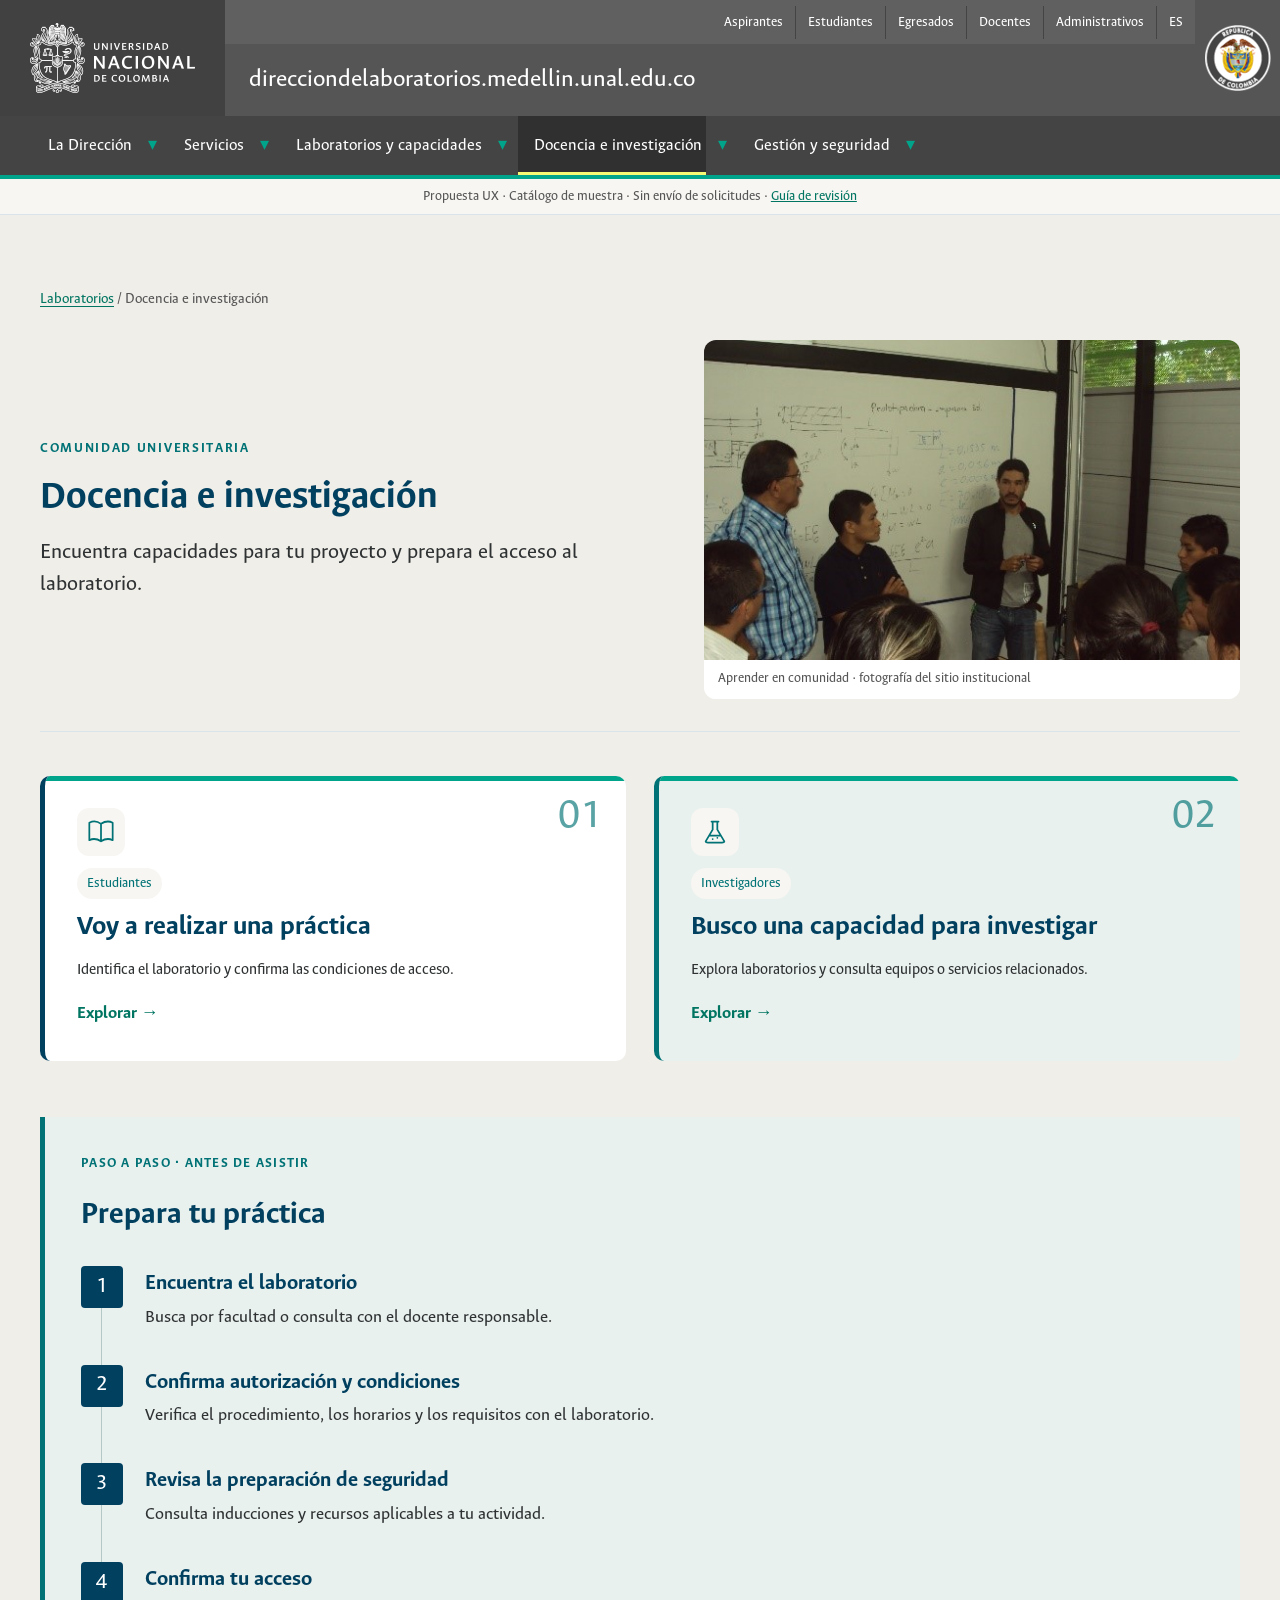
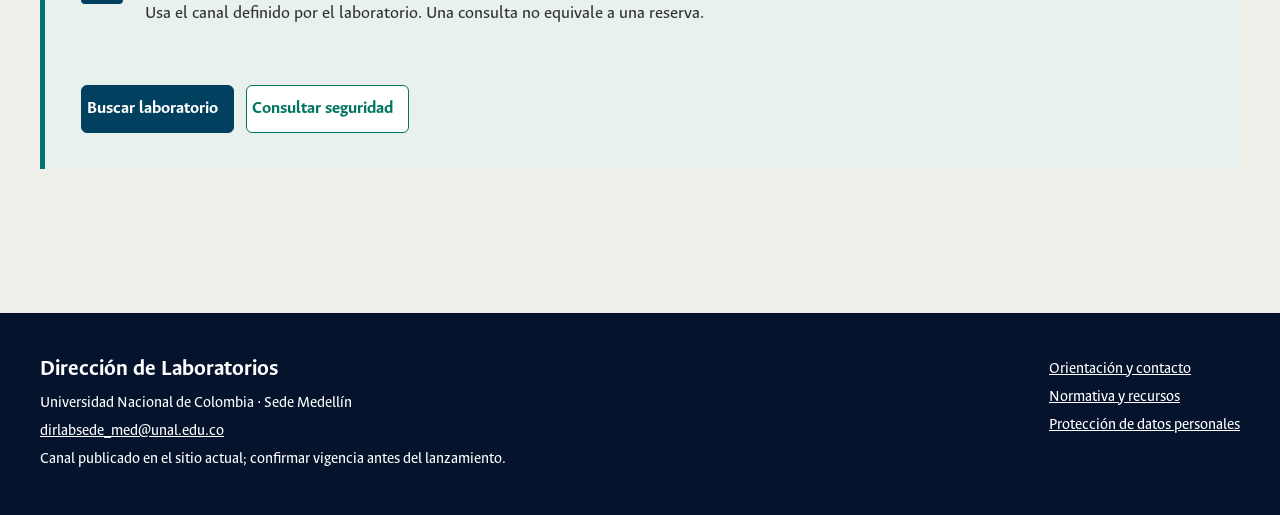
<file: mockups/docencia.html>
<!doctype html><html lang="es"><head><meta charset="utf-8"><meta name="viewport" content="width=device-width,initial-scale=1"><meta name="robots" content="noindex,nofollow"><title>Docencia e investigación · Propuesta DIRLAB</title><link rel="stylesheet" href="assets/fonts.css"><link rel="stylesheet" href="assets/sede-base.css"><link rel="stylesheet" href="assets/dirlab.css"><link rel="stylesheet" href="assets/preview.css"><script defer src="assets/catalogo.js"></script><script defer src="assets/prototipo.js"></script></head><body class="dl-preview"><a class="preview-skip" href="#contenido">Saltar al contenido</a><header class="preview-header"><a class="preview-logo" href="https://unal.edu.co/"><img src="assets/escudoUnal.png" alt="Universidad Nacional de Colombia"></a><nav class="preview-audiences" aria-label="Públicos institucionales"><a href="https://aspirantes.unal.edu.co/">Aspirantes</a><a href="https://medellin.unal.edu.co/estudiantes/">Estudiantes</a><a href="https://medellin.unal.edu.co/egresados">Egresados</a><a href="https://medellin.unal.edu.co/docentes/">Docentes</a><a href="https://medellin.unal.edu.co/administrativos/">Administrativos</a><span style="padding:6px 12px">ES</span></nav><div class="preview-domain"><a href="index.html">direcciondelaboratorios.medellin.unal.edu.co</a></div><div class="preview-seal"><img src="assets/sealColombia.png" alt="Escudo de la República de Colombia"></div></header><nav class="preview-nav" aria-label="Navegación de Laboratorios"><div class="preview-desktop"><div class="preview-nav-item"><a href="direccion.html">La Dirección</a><details class="preview-dropdown"><summary aria-label="Submenú de La Dirección"><span aria-hidden="true">▾</span></summary><div class="preview-submenu"><a href="direccion.html">Conoce la Dirección</a><a href="direccion.html#impacto">Proyectos e impacto</a><a href="contacto.html">Orientación y contacto</a></div></details></div><div class="preview-nav-item"><a href="servicios.html">Servicios</a><details class="preview-dropdown"><summary aria-label="Submenú de Servicios"><span aria-hidden="true">▾</span></summary><div class="preview-submenu"><a href="servicios.html">Buscar servicios</a><a href="solicitar.html">Cómo solicitar un servicio</a><a href="contacto.html">Orientación y contacto</a></div></details></div><div class="preview-nav-item"><a href="laboratorios.html">Laboratorios y capacidades</a><details class="preview-dropdown"><summary aria-label="Submenú de Laboratorios y capacidades"><span aria-hidden="true">▾</span></summary><div class="preview-submenu"><a href="laboratorios.html">Directorio por facultad</a><a href="index.html#necesidades">Explorar por necesidad</a></div></details></div><div class="preview-nav-item"><a href="docencia.html" aria-current="page">Docencia e investigación</a><details class="preview-dropdown"><summary aria-label="Submenú de Docencia e investigación"><span aria-hidden="true">▾</span></summary><div class="preview-submenu"><a href="docencia.html">Docencia e investigación</a><a href="docencia.html#practica">Preparar una práctica</a><a href="laboratorios.html">Buscar capacidades</a><a href="seguridad.html">Seguridad y buenas prácticas</a></div></details></div><div class="preview-nav-item"><a href="gestion.html">Gestión y seguridad</a><details class="preview-dropdown"><summary aria-label="Submenú de Gestión y seguridad"><span aria-hidden="true">▾</span></summary><div class="preview-submenu"><a href="gestion.html#apoyo">Apoyo de la Dirección</a><a href="gestion.html#herramientas">Herramientas institucionales</a><a href="seguridad.html">Seguridad y buenas prácticas</a><a href="gestion.html#actualizar">Actualizar información</a><a href="recursos.html">Procedimientos y aplicativos</a></div></details></div></div><details class="preview-mobile"><summary>Menú de Laboratorios</summary><div class="preview-mobile-items"><div class="preview-nav-item"><a href="direccion.html">La Dirección</a><details class="preview-dropdown"><summary aria-label="Submenú de La Dirección"><span aria-hidden="true">▾</span></summary><div class="preview-submenu"><a href="direccion.html">Conoce la Dirección</a><a href="direccion.html#impacto">Proyectos e impacto</a><a href="contacto.html">Orientación y contacto</a></div></details></div><div class="preview-nav-item"><a href="servicios.html">Servicios</a><details class="preview-dropdown"><summary aria-label="Submenú de Servicios"><span aria-hidden="true">▾</span></summary><div class="preview-submenu"><a href="servicios.html">Buscar servicios</a><a href="solicitar.html">Cómo solicitar un servicio</a><a href="contacto.html">Orientación y contacto</a></div></details></div><div class="preview-nav-item"><a href="laboratorios.html">Laboratorios y capacidades</a><details class="preview-dropdown"><summary aria-label="Submenú de Laboratorios y capacidades"><span aria-hidden="true">▾</span></summary><div class="preview-submenu"><a href="laboratorios.html">Directorio por facultad</a><a href="index.html#necesidades">Explorar por necesidad</a></div></details></div><div class="preview-nav-item"><a href="docencia.html" aria-current="page">Docencia e investigación</a><details class="preview-dropdown"><summary aria-label="Submenú de Docencia e investigación"><span aria-hidden="true">▾</span></summary><div class="preview-submenu"><a href="docencia.html">Docencia e investigación</a><a href="docencia.html#practica">Preparar una práctica</a><a href="laboratorios.html">Buscar capacidades</a><a href="seguridad.html">Seguridad y buenas prácticas</a></div></details></div><div class="preview-nav-item"><a href="gestion.html">Gestión y seguridad</a><details class="preview-dropdown"><summary aria-label="Submenú de Gestión y seguridad"><span aria-hidden="true">▾</span></summary><div class="preview-submenu"><a href="gestion.html#apoyo">Apoyo de la Dirección</a><a href="gestion.html#herramientas">Herramientas institucionales</a><a href="seguridad.html">Seguridad y buenas prácticas</a><a href="gestion.html#actualizar">Actualizar información</a><a href="recursos.html">Procedimientos y aplicativos</a></div></details></div></div></details></nav><div class="preview-notice">Propuesta UX · Catálogo de muestra · Sin envío de solicitudes · <a href="../index.html">Guía de revisión</a></div><main id="contenido" class="dirlab unal-page sede-article" data-page="docencia"><div class="dl-wrap"><nav class="dl-breadcrumb" aria-label="Migas de pan"><a href="index.html">Laboratorios</a> / Docencia e investigación</nav><div class="dl-page-intro dl-page-intro--photo"><div><p class="dl-eyebrow">Comunidad universitaria</p><h1>Docencia e investigación</h1><p class="dl-intro">Encuentra capacidades para tu proyecto y prepara el acceso al laboratorio.</p></div><figure class="dl-photo "><img src="assets/fotos/foto-0.jpg" alt="Grupo reunido en un espacio de formación" width="582" height="327" loading="eager" decoding="async"><figcaption>Aprender en comunidad · fotografía del sitio institucional</figcaption></figure></div><div class="dl-grid dl-grid--2 inside-choices"><a class="sede-card sede-card--link" href="docencia.html#practica"><span class="dl-icon" aria-hidden="true"><svg viewBox="0 0 24 24" fill="none" stroke="currentColor" stroke-width="1.5" stroke-linecap="round" stroke-linejoin="round"><path d="M12 5C8 2 4 3 2 4v15c4-2 7-1 10 1 3-2 6-3 10-1V4c-4-2-7-1-10 1Zm0 0v15"/></svg></span><span class="dl-tag">Estudiantes</span><h3>Voy a realizar una práctica</h3><p>Identifica el laboratorio y confirma las condiciones de acceso.</p><span class="dl-arrow">Explorar →</span></a><a class="sede-card sede-card--link" href="laboratorios.html"><span class="dl-icon" aria-hidden="true"><svg viewBox="0 0 24 24" fill="none" stroke="currentColor" stroke-width="1.5" stroke-linecap="round" stroke-linejoin="round"><path d="M9 3h6m-5 0v7L4 20q0 1 2 1h12q2 0 2-1l-6-10V3M7 15h10"/><path d="M10 18h.01m4-1h.01"/></svg></span><span class="dl-tag">Investigadores</span><h3>Busco una capacidad para investigar</h3><p>Explora laboratorios y consulta equipos o servicios relacionados.</p><span class="dl-arrow">Explorar →</span></a></div><section class="inside-block inside-process dl-section dl-section--editorial" id="practica"><p class="inside-label">Paso a paso · Antes de asistir</p><div class="dl-section-head"><h2>Prepara tu práctica</h2></div><ol class="dl-steps"><li><strong>Encuentra el laboratorio</strong>Busca por facultad o consulta con el docente responsable.</li><li><strong>Confirma autorización y condiciones</strong>Verifica el procedimiento, los horarios y los requisitos con el laboratorio.</li><li><strong>Revisa la preparación de seguridad</strong>Consulta inducciones y recursos aplicables a tu actividad.</li><li><strong>Confirma tu acceso</strong>Usa el canal definido por el laboratorio. Una consulta no equivale a una reserva.</li></ol><div class="dl-actions"><a class="unal-btn unal-btn--primary" href="laboratorios.html">Buscar laboratorio</a><a class="unal-btn unal-btn--secondary" href="seguridad.html">Consultar seguridad</a></div></section></div></main><footer class="preview-footer"><div><strong>Dirección de Laboratorios</strong><p>Universidad Nacional de Colombia · Sede Medellín</p><p><a href="mailto:dirlabsede_med@unal.edu.co">dirlabsede_med@unal.edu.co</a></p><p>Canal publicado en el sitio actual; confirmar vigencia antes del lanzamiento.</p></div><div><p><a href="contacto.html">Orientación y contacto</a></p><p><a href="recursos.html">Normativa y recursos</a></p><p><a href="https://unal.edu.co/tratamiento-de-datos-personales.html">Protección de datos personales</a></p></div></footer></body></html>
</file>
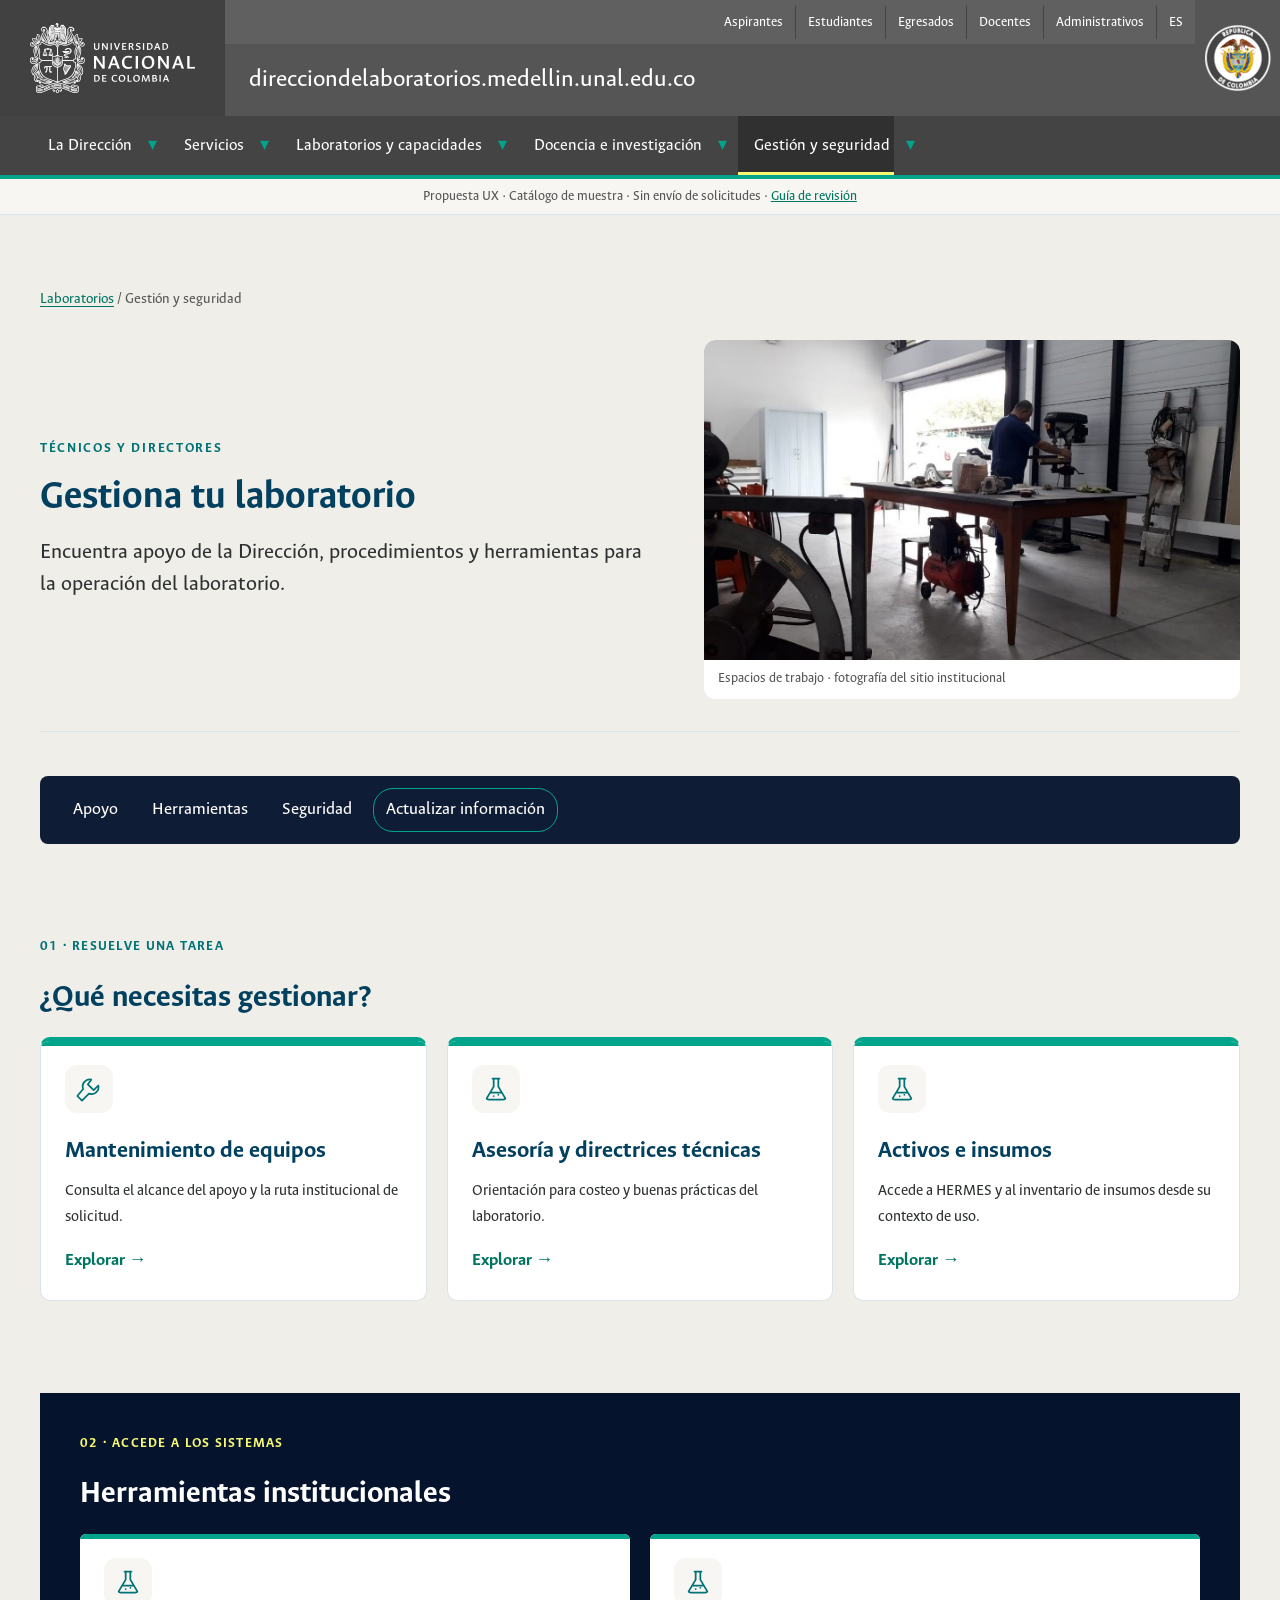
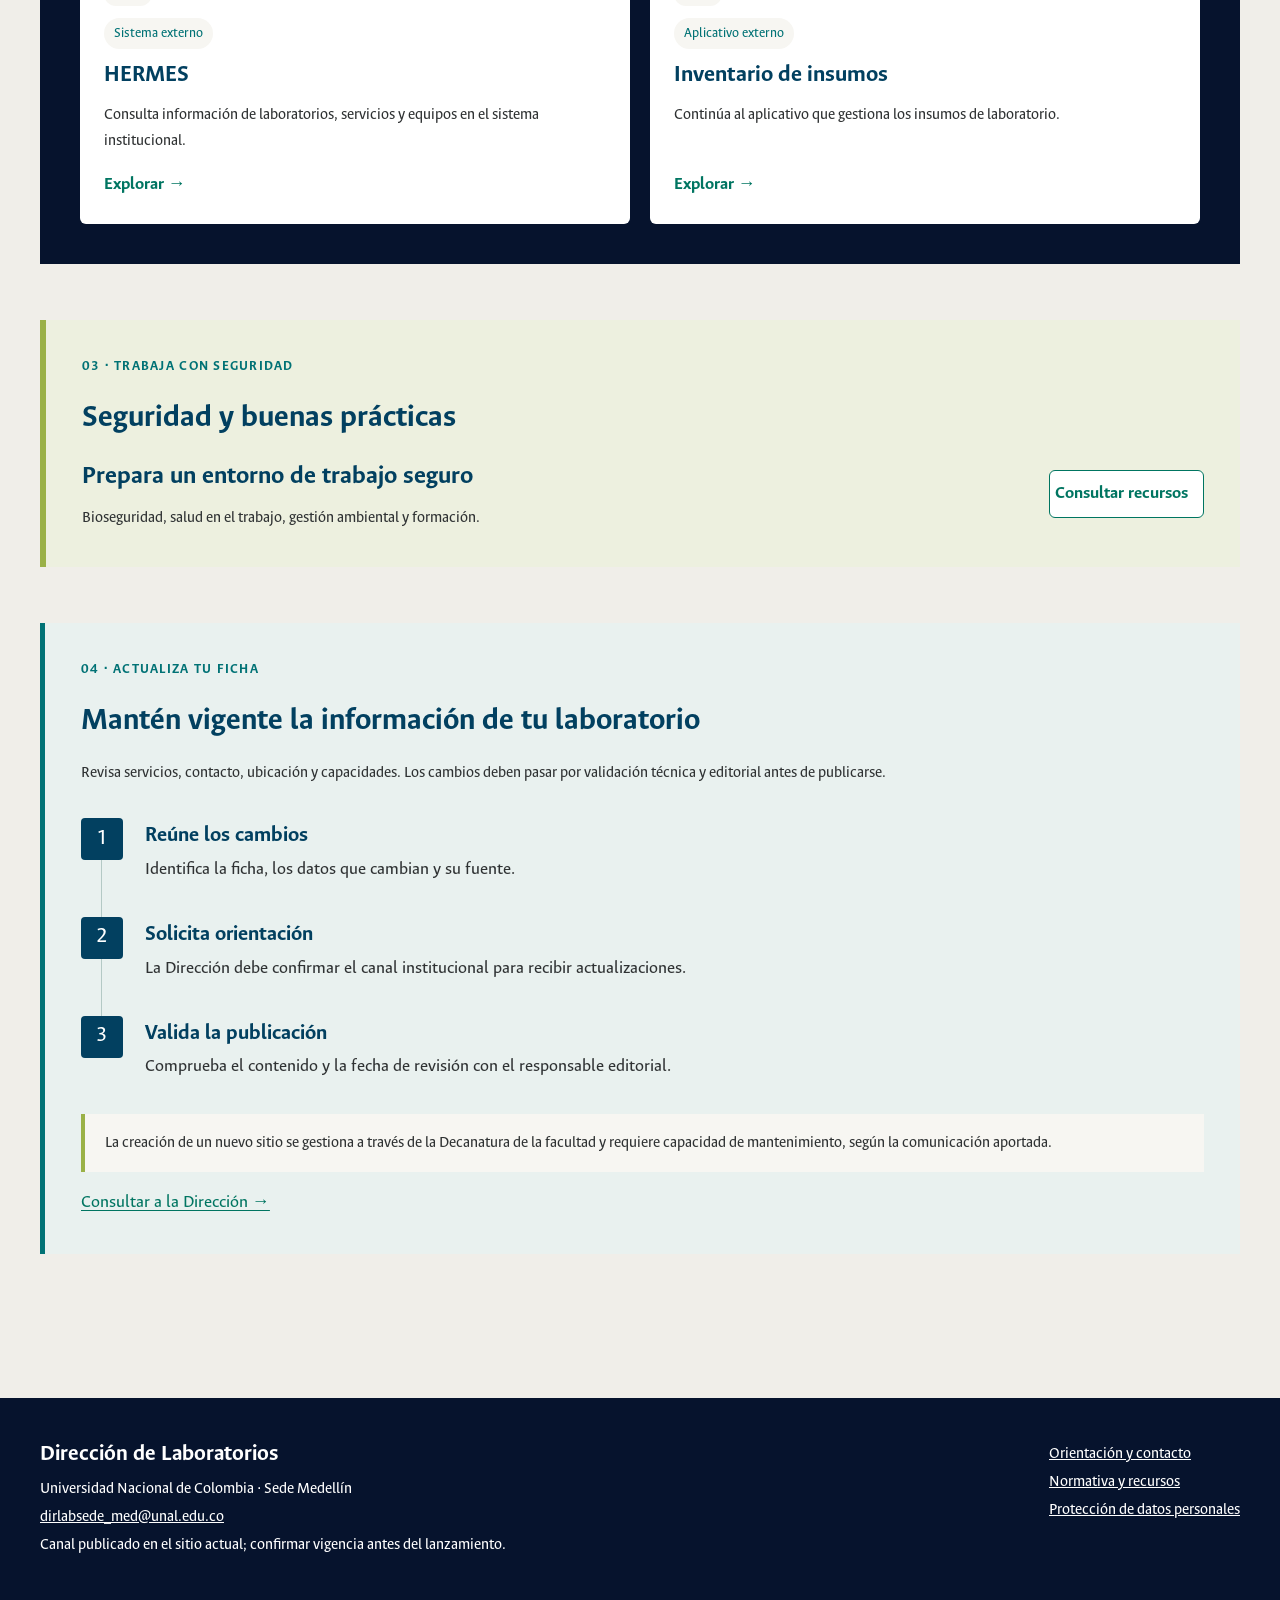
<file: mockups/gestion.html>
<!doctype html><html lang="es"><head><meta charset="utf-8"><meta name="viewport" content="width=device-width,initial-scale=1"><meta name="robots" content="noindex,nofollow"><title>Gestión y seguridad · Propuesta DIRLAB</title><link rel="stylesheet" href="assets/fonts.css"><link rel="stylesheet" href="assets/sede-base.css"><link rel="stylesheet" href="assets/dirlab.css"><link rel="stylesheet" href="assets/preview.css"><script defer src="assets/catalogo.js"></script><script defer src="assets/prototipo.js"></script></head><body class="dl-preview"><a class="preview-skip" href="#contenido">Saltar al contenido</a><header class="preview-header"><a class="preview-logo" href="https://unal.edu.co/"><img src="assets/escudoUnal.png" alt="Universidad Nacional de Colombia"></a><nav class="preview-audiences" aria-label="Públicos institucionales"><a href="https://aspirantes.unal.edu.co/">Aspirantes</a><a href="https://medellin.unal.edu.co/estudiantes/">Estudiantes</a><a href="https://medellin.unal.edu.co/egresados">Egresados</a><a href="https://medellin.unal.edu.co/docentes/">Docentes</a><a href="https://medellin.unal.edu.co/administrativos/">Administrativos</a><span style="padding:6px 12px">ES</span></nav><div class="preview-domain"><a href="index.html">direcciondelaboratorios.medellin.unal.edu.co</a></div><div class="preview-seal"><img src="assets/sealColombia.png" alt="Escudo de la República de Colombia"></div></header><nav class="preview-nav" aria-label="Navegación de Laboratorios"><div class="preview-desktop"><div class="preview-nav-item"><a href="direccion.html">La Dirección</a><details class="preview-dropdown"><summary aria-label="Submenú de La Dirección"><span aria-hidden="true">▾</span></summary><div class="preview-submenu"><a href="direccion.html">Conoce la Dirección</a><a href="direccion.html#impacto">Proyectos e impacto</a><a href="contacto.html">Orientación y contacto</a></div></details></div><div class="preview-nav-item"><a href="servicios.html">Servicios</a><details class="preview-dropdown"><summary aria-label="Submenú de Servicios"><span aria-hidden="true">▾</span></summary><div class="preview-submenu"><a href="servicios.html">Buscar servicios</a><a href="solicitar.html">Cómo solicitar un servicio</a><a href="contacto.html">Orientación y contacto</a></div></details></div><div class="preview-nav-item"><a href="laboratorios.html">Laboratorios y capacidades</a><details class="preview-dropdown"><summary aria-label="Submenú de Laboratorios y capacidades"><span aria-hidden="true">▾</span></summary><div class="preview-submenu"><a href="laboratorios.html">Directorio por facultad</a><a href="index.html#necesidades">Explorar por necesidad</a></div></details></div><div class="preview-nav-item"><a href="docencia.html">Docencia e investigación</a><details class="preview-dropdown"><summary aria-label="Submenú de Docencia e investigación"><span aria-hidden="true">▾</span></summary><div class="preview-submenu"><a href="docencia.html">Docencia e investigación</a><a href="docencia.html#practica">Preparar una práctica</a><a href="laboratorios.html">Buscar capacidades</a><a href="seguridad.html">Seguridad y buenas prácticas</a></div></details></div><div class="preview-nav-item"><a href="gestion.html" aria-current="page">Gestión y seguridad</a><details class="preview-dropdown"><summary aria-label="Submenú de Gestión y seguridad"><span aria-hidden="true">▾</span></summary><div class="preview-submenu"><a href="gestion.html#apoyo">Apoyo de la Dirección</a><a href="gestion.html#herramientas">Herramientas institucionales</a><a href="seguridad.html">Seguridad y buenas prácticas</a><a href="gestion.html#actualizar">Actualizar información</a><a href="recursos.html">Procedimientos y aplicativos</a></div></details></div></div><details class="preview-mobile"><summary>Menú de Laboratorios</summary><div class="preview-mobile-items"><div class="preview-nav-item"><a href="direccion.html">La Dirección</a><details class="preview-dropdown"><summary aria-label="Submenú de La Dirección"><span aria-hidden="true">▾</span></summary><div class="preview-submenu"><a href="direccion.html">Conoce la Dirección</a><a href="direccion.html#impacto">Proyectos e impacto</a><a href="contacto.html">Orientación y contacto</a></div></details></div><div class="preview-nav-item"><a href="servicios.html">Servicios</a><details class="preview-dropdown"><summary aria-label="Submenú de Servicios"><span aria-hidden="true">▾</span></summary><div class="preview-submenu"><a href="servicios.html">Buscar servicios</a><a href="solicitar.html">Cómo solicitar un servicio</a><a href="contacto.html">Orientación y contacto</a></div></details></div><div class="preview-nav-item"><a href="laboratorios.html">Laboratorios y capacidades</a><details class="preview-dropdown"><summary aria-label="Submenú de Laboratorios y capacidades"><span aria-hidden="true">▾</span></summary><div class="preview-submenu"><a href="laboratorios.html">Directorio por facultad</a><a href="index.html#necesidades">Explorar por necesidad</a></div></details></div><div class="preview-nav-item"><a href="docencia.html">Docencia e investigación</a><details class="preview-dropdown"><summary aria-label="Submenú de Docencia e investigación"><span aria-hidden="true">▾</span></summary><div class="preview-submenu"><a href="docencia.html">Docencia e investigación</a><a href="docencia.html#practica">Preparar una práctica</a><a href="laboratorios.html">Buscar capacidades</a><a href="seguridad.html">Seguridad y buenas prácticas</a></div></details></div><div class="preview-nav-item"><a href="gestion.html" aria-current="page">Gestión y seguridad</a><details class="preview-dropdown"><summary aria-label="Submenú de Gestión y seguridad"><span aria-hidden="true">▾</span></summary><div class="preview-submenu"><a href="gestion.html#apoyo">Apoyo de la Dirección</a><a href="gestion.html#herramientas">Herramientas institucionales</a><a href="seguridad.html">Seguridad y buenas prácticas</a><a href="gestion.html#actualizar">Actualizar información</a><a href="recursos.html">Procedimientos y aplicativos</a></div></details></div></div></details></nav><div class="preview-notice">Propuesta UX · Catálogo de muestra · Sin envío de solicitudes · <a href="../index.html">Guía de revisión</a></div><main id="contenido" class="dirlab unal-page sede-article" data-page="gestion"><div class="dl-wrap"><nav class="dl-breadcrumb" aria-label="Migas de pan"><a href="index.html">Laboratorios</a> / Gestión y seguridad</nav><div class="dl-page-intro dl-page-intro--photo"><div><p class="dl-eyebrow">Técnicos y directores</p><h1>Gestiona tu laboratorio</h1><p class="dl-intro">Encuentra apoyo de la Dirección, procedimientos y herramientas para la operación del laboratorio.</p></div><figure class="dl-photo "><img src="assets/fotos/foto-8.jpg" alt="Mesas y equipos en un taller" width="636" height="358" loading="eager" decoding="async"><figcaption>Espacios de trabajo · fotografía del sitio institucional</figcaption></figure></div><nav class="unal-quicknav" aria-label="Secciones de gestión"><a href="#apoyo">Apoyo</a><a href="#herramientas">Herramientas</a><a href="#seguridad">Seguridad</a><a href="#actualizar">Actualizar información</a></nav><section class="inside-block inside-overview dl-section dl-section--editorial" id="apoyo"><p class="inside-label">01 · Resuelve una tarea</p><div class="dl-section-head"><h2>¿Qué necesitas gestionar?</h2></div><div class="dl-grid"><a class="sede-card sede-card--link" href="recursos.html#apoyo"><span class="dl-icon" aria-hidden="true"><svg viewBox="0 0 24 24" fill="none" stroke="currentColor" stroke-width="1.5" stroke-linecap="round" stroke-linejoin="round"><path d="M14 4a6 6 0 0 0-7 8L2 18l4 4 6-6a6 6 0 0 0 8-7l-4 4-5-5Z"/></svg></span><h3>Mantenimiento de equipos</h3><p>Consulta el alcance del apoyo y la ruta institucional de solicitud.</p><span class="dl-arrow">Explorar →</span></a><a class="sede-card sede-card--link" href="recursos.html#apoyo"><span class="dl-icon" aria-hidden="true"><svg viewBox="0 0 24 24" fill="none" stroke="currentColor" stroke-width="1.5" stroke-linecap="round" stroke-linejoin="round"><path d="M9 3h6m-5 0v7L4 20q0 1 2 1h12q2 0 2-1l-6-10V3M7 15h10"/><path d="M10 18h.01m4-1h.01"/></svg></span><h3>Asesoría y directrices técnicas</h3><p>Orientación para costeo y buenas prácticas del laboratorio.</p><span class="dl-arrow">Explorar →</span></a><a class="sede-card sede-card--link" href="recursos.html#aplicativos"><span class="dl-icon" aria-hidden="true"><svg viewBox="0 0 24 24" fill="none" stroke="currentColor" stroke-width="1.5" stroke-linecap="round" stroke-linejoin="round"><path d="M9 3h6m-5 0v7L4 20q0 1 2 1h12q2 0 2-1l-6-10V3M7 15h10"/><path d="M10 18h.01m4-1h.01"/></svg></span><h3>Activos e insumos</h3><p>Accede a HERMES y al inventario de insumos desde su contexto de uso.</p><span class="dl-arrow">Explorar →</span></a></div></section><section class="inside-block inside-tools dl-section dl-section--editorial" id="herramientas"><p class="inside-label">02 · Accede a los sistemas</p><div class="dl-section-head"><h2>Herramientas institucionales</h2></div><div class="dl-grid dl-grid--2"><a class="sede-card sede-card--link" href="https://direcciondelaboratorios.medellin.unal.edu.co/servicios/hermes.html"><span class="dl-icon" aria-hidden="true"><svg viewBox="0 0 24 24" fill="none" stroke="currentColor" stroke-width="1.5" stroke-linecap="round" stroke-linejoin="round"><path d="M9 3h6m-5 0v7L4 20q0 1 2 1h12q2 0 2-1l-6-10V3M7 15h10"/><path d="M10 18h.01m4-1h.01"/></svg></span><span class="dl-tag">Sistema externo</span><h3>HERMES</h3><p>Consulta información de laboratorios, servicios y equipos en el sistema institucional.</p><span class="dl-arrow">Explorar →</span></a><a class="sede-card sede-card--link" href="https://labinsumos.medellin.unal.edu.co/servicios"><span class="dl-icon" aria-hidden="true"><svg viewBox="0 0 24 24" fill="none" stroke="currentColor" stroke-width="1.5" stroke-linecap="round" stroke-linejoin="round"><path d="M9 3h6m-5 0v7L4 20q0 1 2 1h12q2 0 2-1l-6-10V3M7 15h10"/><path d="M10 18h.01m4-1h.01"/></svg></span><span class="dl-tag">Aplicativo externo</span><h3>Inventario de insumos</h3><p>Continúa al aplicativo que gestiona los insumos de laboratorio.</p><span class="dl-arrow">Explorar →</span></a></div></section><section class="inside-block inside-safety dl-section dl-section--editorial" id="seguridad"><p class="inside-label">03 · Trabaja con seguridad</p><div class="dl-section-head"><h2>Seguridad y buenas prácticas</h2></div><div class="dl-band"><div><h2>Prepara un entorno de trabajo seguro</h2><p>Bioseguridad, salud en el trabajo, gestión ambiental y formación.</p></div><a class="unal-btn unal-btn--secondary" href="seguridad.html">Consultar recursos</a></div></section><section class="inside-block inside-process dl-section dl-section--editorial" id="actualizar"><p class="inside-label">04 · Actualiza tu ficha</p><div class="dl-section-head"><h2>Mantén vigente la información de tu laboratorio</h2></div><p>Revisa servicios, contacto, ubicación y capacidades. Los cambios deben pasar por validación técnica y editorial antes de publicarse.</p><ol class="dl-steps"><li><strong>Reúne los cambios</strong>Identifica la ficha, los datos que cambian y su fuente.</li><li><strong>Solicita orientación</strong>La Dirección debe confirmar el canal institucional para recibir actualizaciones.</li><li><strong>Valida la publicación</strong>Comprueba el contenido y la fecha de revisión con el responsable editorial.</li></ol><p class="dl-note">La creación de un nuevo sitio se gestiona a través de la Decanatura de la facultad y requiere capacidad de mantenimiento, según la comunicación aportada.</p><a href="contacto.html">Consultar a la Dirección →</a></section></div></main><footer class="preview-footer"><div><strong>Dirección de Laboratorios</strong><p>Universidad Nacional de Colombia · Sede Medellín</p><p><a href="mailto:dirlabsede_med@unal.edu.co">dirlabsede_med@unal.edu.co</a></p><p>Canal publicado en el sitio actual; confirmar vigencia antes del lanzamiento.</p></div><div><p><a href="contacto.html">Orientación y contacto</a></p><p><a href="recursos.html">Normativa y recursos</a></p><p><a href="https://unal.edu.co/tratamiento-de-datos-personales.html">Protección de datos personales</a></p></div></footer></body></html>
</file>
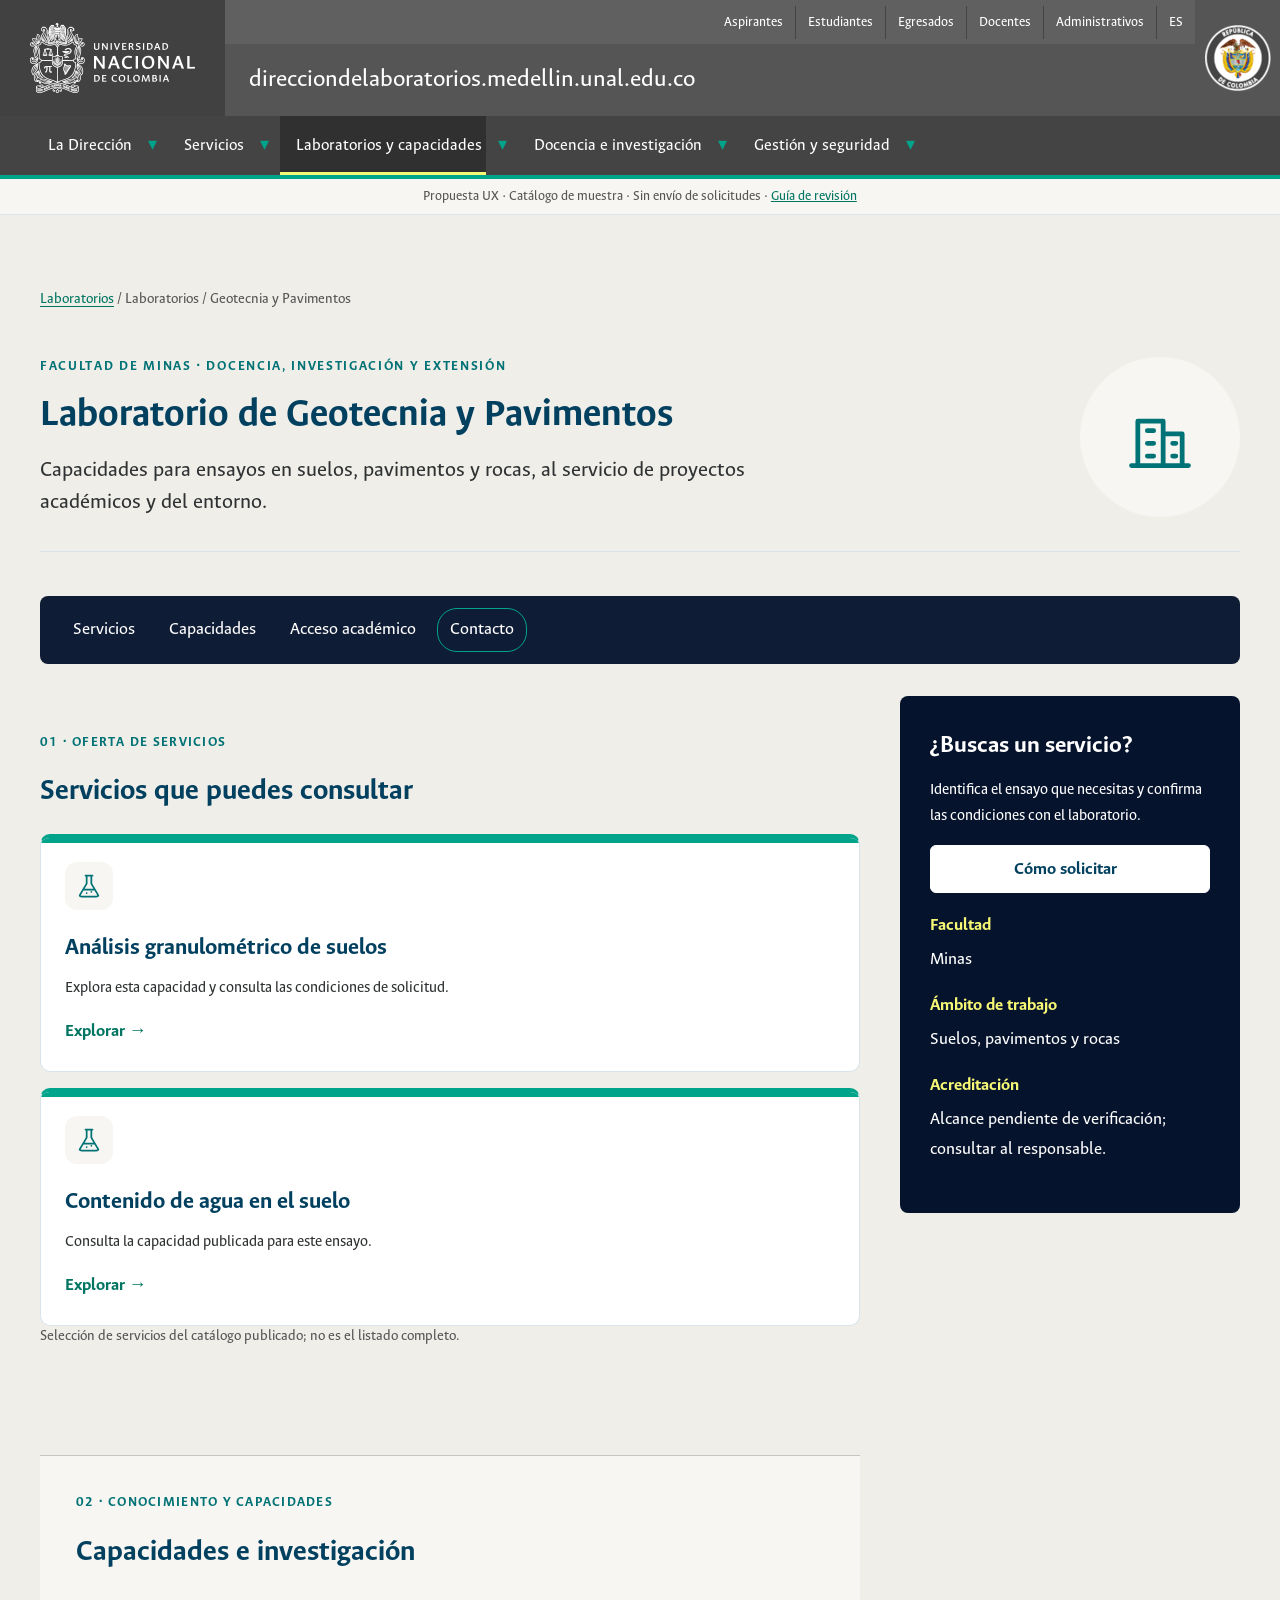
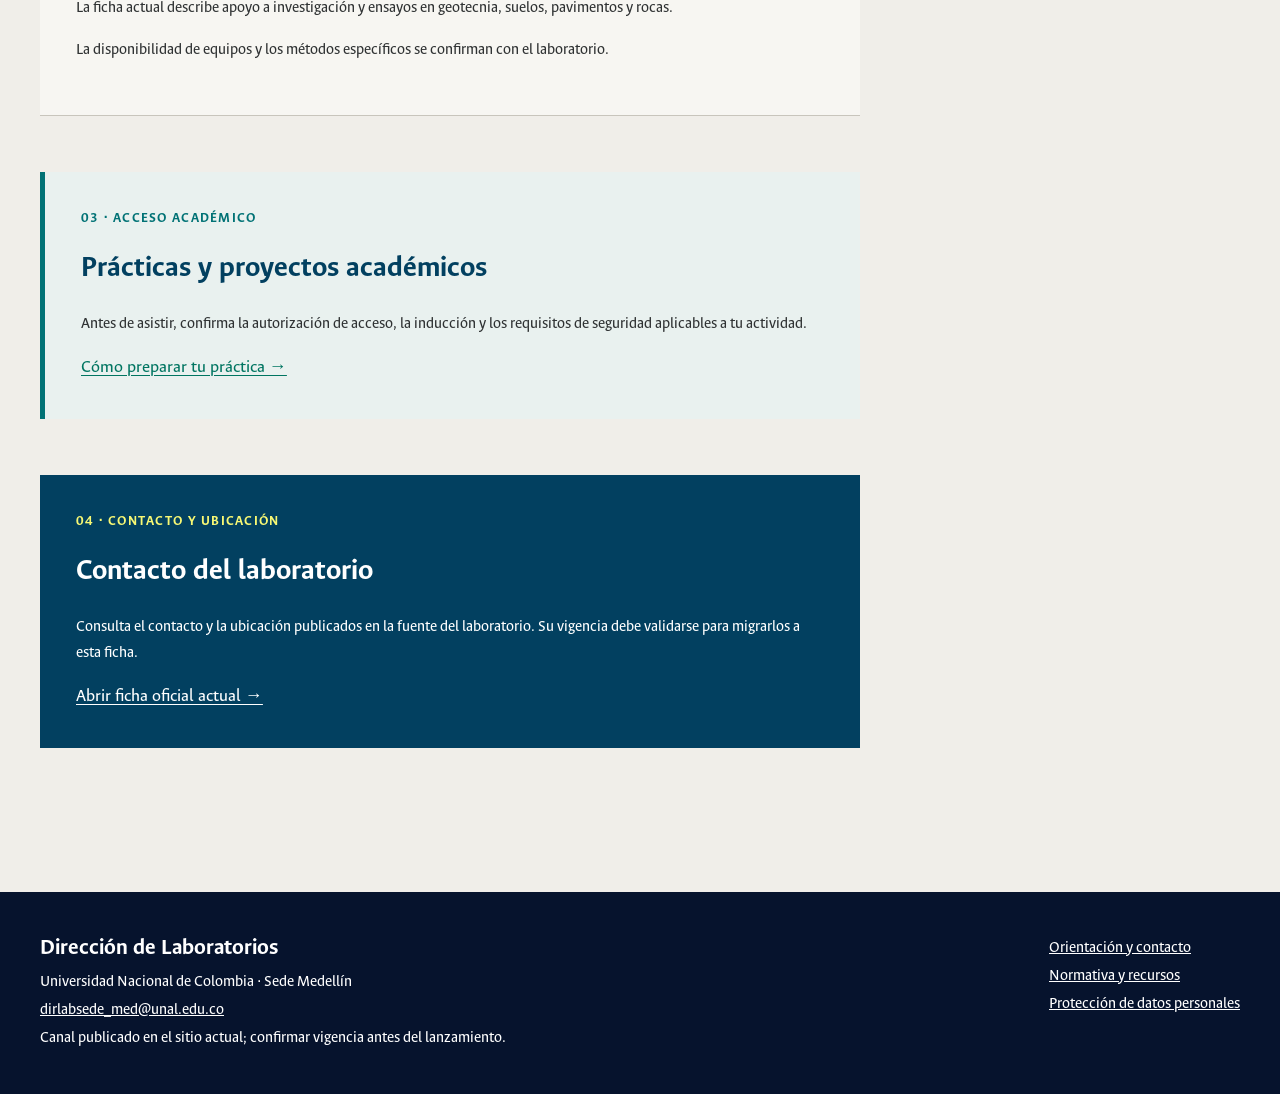
<file: mockups/laboratorio.html>
<!doctype html><html lang="es"><head><meta charset="utf-8"><meta name="viewport" content="width=device-width,initial-scale=1"><meta name="robots" content="noindex,nofollow"><title>Laboratorio de Geotecnia y Pavimentos · Propuesta DIRLAB</title><link rel="stylesheet" href="assets/fonts.css"><link rel="stylesheet" href="assets/sede-base.css"><link rel="stylesheet" href="assets/dirlab.css"><link rel="stylesheet" href="assets/preview.css"><script defer src="assets/catalogo.js"></script><script defer src="assets/prototipo.js"></script></head><body class="dl-preview"><a class="preview-skip" href="#contenido">Saltar al contenido</a><header class="preview-header"><a class="preview-logo" href="https://unal.edu.co/"><img src="assets/escudoUnal.png" alt="Universidad Nacional de Colombia"></a><nav class="preview-audiences" aria-label="Públicos institucionales"><a href="https://aspirantes.unal.edu.co/">Aspirantes</a><a href="https://medellin.unal.edu.co/estudiantes/">Estudiantes</a><a href="https://medellin.unal.edu.co/egresados">Egresados</a><a href="https://medellin.unal.edu.co/docentes/">Docentes</a><a href="https://medellin.unal.edu.co/administrativos/">Administrativos</a><span style="padding:6px 12px">ES</span></nav><div class="preview-domain"><a href="index.html">direcciondelaboratorios.medellin.unal.edu.co</a></div><div class="preview-seal"><img src="assets/sealColombia.png" alt="Escudo de la República de Colombia"></div></header><nav class="preview-nav" aria-label="Navegación de Laboratorios"><div class="preview-desktop"><div class="preview-nav-item"><a href="direccion.html">La Dirección</a><details class="preview-dropdown"><summary aria-label="Submenú de La Dirección"><span aria-hidden="true">▾</span></summary><div class="preview-submenu"><a href="direccion.html">Conoce la Dirección</a><a href="direccion.html#impacto">Proyectos e impacto</a><a href="contacto.html">Orientación y contacto</a></div></details></div><div class="preview-nav-item"><a href="servicios.html">Servicios</a><details class="preview-dropdown"><summary aria-label="Submenú de Servicios"><span aria-hidden="true">▾</span></summary><div class="preview-submenu"><a href="servicios.html">Buscar servicios</a><a href="solicitar.html">Cómo solicitar un servicio</a><a href="contacto.html">Orientación y contacto</a></div></details></div><div class="preview-nav-item"><a href="laboratorios.html" aria-current="page">Laboratorios y capacidades</a><details class="preview-dropdown"><summary aria-label="Submenú de Laboratorios y capacidades"><span aria-hidden="true">▾</span></summary><div class="preview-submenu"><a href="laboratorios.html">Directorio por facultad</a><a href="index.html#necesidades">Explorar por necesidad</a></div></details></div><div class="preview-nav-item"><a href="docencia.html">Docencia e investigación</a><details class="preview-dropdown"><summary aria-label="Submenú de Docencia e investigación"><span aria-hidden="true">▾</span></summary><div class="preview-submenu"><a href="docencia.html">Docencia e investigación</a><a href="docencia.html#practica">Preparar una práctica</a><a href="laboratorios.html">Buscar capacidades</a><a href="seguridad.html">Seguridad y buenas prácticas</a></div></details></div><div class="preview-nav-item"><a href="gestion.html">Gestión y seguridad</a><details class="preview-dropdown"><summary aria-label="Submenú de Gestión y seguridad"><span aria-hidden="true">▾</span></summary><div class="preview-submenu"><a href="gestion.html#apoyo">Apoyo de la Dirección</a><a href="gestion.html#herramientas">Herramientas institucionales</a><a href="seguridad.html">Seguridad y buenas prácticas</a><a href="gestion.html#actualizar">Actualizar información</a><a href="recursos.html">Procedimientos y aplicativos</a></div></details></div></div><details class="preview-mobile"><summary>Menú de Laboratorios</summary><div class="preview-mobile-items"><div class="preview-nav-item"><a href="direccion.html">La Dirección</a><details class="preview-dropdown"><summary aria-label="Submenú de La Dirección"><span aria-hidden="true">▾</span></summary><div class="preview-submenu"><a href="direccion.html">Conoce la Dirección</a><a href="direccion.html#impacto">Proyectos e impacto</a><a href="contacto.html">Orientación y contacto</a></div></details></div><div class="preview-nav-item"><a href="servicios.html">Servicios</a><details class="preview-dropdown"><summary aria-label="Submenú de Servicios"><span aria-hidden="true">▾</span></summary><div class="preview-submenu"><a href="servicios.html">Buscar servicios</a><a href="solicitar.html">Cómo solicitar un servicio</a><a href="contacto.html">Orientación y contacto</a></div></details></div><div class="preview-nav-item"><a href="laboratorios.html" aria-current="page">Laboratorios y capacidades</a><details class="preview-dropdown"><summary aria-label="Submenú de Laboratorios y capacidades"><span aria-hidden="true">▾</span></summary><div class="preview-submenu"><a href="laboratorios.html">Directorio por facultad</a><a href="index.html#necesidades">Explorar por necesidad</a></div></details></div><div class="preview-nav-item"><a href="docencia.html">Docencia e investigación</a><details class="preview-dropdown"><summary aria-label="Submenú de Docencia e investigación"><span aria-hidden="true">▾</span></summary><div class="preview-submenu"><a href="docencia.html">Docencia e investigación</a><a href="docencia.html#practica">Preparar una práctica</a><a href="laboratorios.html">Buscar capacidades</a><a href="seguridad.html">Seguridad y buenas prácticas</a></div></details></div><div class="preview-nav-item"><a href="gestion.html">Gestión y seguridad</a><details class="preview-dropdown"><summary aria-label="Submenú de Gestión y seguridad"><span aria-hidden="true">▾</span></summary><div class="preview-submenu"><a href="gestion.html#apoyo">Apoyo de la Dirección</a><a href="gestion.html#herramientas">Herramientas institucionales</a><a href="seguridad.html">Seguridad y buenas prácticas</a><a href="gestion.html#actualizar">Actualizar información</a><a href="recursos.html">Procedimientos y aplicativos</a></div></details></div></div></details></nav><div class="preview-notice">Propuesta UX · Catálogo de muestra · Sin envío de solicitudes · <a href="../index.html">Guía de revisión</a></div><main id="contenido" class="dirlab unal-page sede-article" data-page="laboratorio"><div class="dl-wrap"><nav class="dl-breadcrumb" aria-label="Migas de pan"><a href="index.html">Laboratorios</a> / Laboratorios / Geotecnia y Pavimentos</nav><div class="dl-page-intro"><div><p class="dl-eyebrow">Facultad de Minas · Docencia, investigación y extensión</p><h1>Laboratorio de Geotecnia y Pavimentos</h1><p class="dl-intro">Capacidades para ensayos en suelos, pavimentos y rocas, al servicio de proyectos académicos y del entorno.</p></div><div class="dl-intro-symbol"><span class="dl-icon" aria-hidden="true"><svg viewBox="0 0 24 24" fill="none" stroke="currentColor" stroke-width="1.5" stroke-linecap="round" stroke-linejoin="round"><path d="M3 21h18M5 21V7h8v14m0-10h6v10M8 10h2m-2 4h2m-2 4h2m6-4h1m-1 4h1"/></svg></span></div></div><nav class="unal-quicknav" aria-label="Secciones del laboratorio"><a href="#oferta">Servicios</a><a href="#capacidades">Capacidades</a><a href="#acceso">Acceso académico</a><a href="#contacto">Contacto</a></nav><div class="dl-detail"><div><section id="oferta" class="inside-block inside-overview dl-section dl-section--editorial"><p class="inside-label">01 · Oferta de servicios</p><h2>Servicios que puedes consultar</h2><div class="dl-results"><a class="sede-card sede-card--link" href="servicio.html?id=granulometria"><span class="dl-icon" aria-hidden="true"><svg viewBox="0 0 24 24" fill="none" stroke="currentColor" stroke-width="1.5" stroke-linecap="round" stroke-linejoin="round"><path d="M9 3h6m-5 0v7L4 20q0 1 2 1h12q2 0 2-1l-6-10V3M7 15h10"/><path d="M10 18h.01m4-1h.01"/></svg></span><h3>Análisis granulométrico de suelos</h3><p>Explora esta capacidad y consulta las condiciones de solicitud.</p><span class="dl-arrow">Explorar →</span></a><a class="sede-card sede-card--link" href="servicio.html?id=humedad"><span class="dl-icon" aria-hidden="true"><svg viewBox="0 0 24 24" fill="none" stroke="currentColor" stroke-width="1.5" stroke-linecap="round" stroke-linejoin="round"><path d="M9 3h6m-5 0v7L4 20q0 1 2 1h12q2 0 2-1l-6-10V3M7 15h10"/><path d="M10 18h.01m4-1h.01"/></svg></span><h3>Contenido de agua en el suelo</h3><p>Consulta la capacidad publicada para este ensayo.</p><span class="dl-arrow">Explorar →</span></a></div><p class="dl-small">Selección de servicios del catálogo publicado; no es el listado completo.</p></section><section id="capacidades" class="inside-block inside-conditions dl-section dl-section--editorial"><p class="inside-label">02 · Conocimiento y capacidades</p><h2>Capacidades e investigación</h2><p>La ficha actual describe apoyo a investigación y ensayos en geotecnia, suelos, pavimentos y rocas.</p><p>La disponibilidad de equipos y los métodos específicos se confirman con el laboratorio.</p></section><section id="acceso" class="inside-block inside-process dl-section dl-section--editorial"><p class="inside-label">03 · Acceso académico</p><h2>Prácticas y proyectos académicos</h2><p>Antes de asistir, confirma la autorización de acceso, la inducción y los requisitos de seguridad aplicables a tu actividad.</p><a href="docencia.html">Cómo preparar tu práctica →</a></section><section id="contacto" class="inside-block inside-contact dl-section dl-section--editorial"><p class="inside-label">04 · Contacto y ubicación</p><h2>Contacto del laboratorio</h2><p>Consulta el contacto y la ubicación publicados en la fuente del laboratorio. Su vigencia debe validarse para migrarlos a esta ficha.</p><a href="https://direcciondelaboratorios.medellin.unal.edu.co/">Abrir ficha oficial actual →</a></section></div><aside><div class="dl-panel"><h2>¿Buscas un servicio?</h2><p>Identifica el ensayo que necesitas y confirma las condiciones con el laboratorio.</p><a class="unal-btn unal-btn--primary" href="solicitar.html">Cómo solicitar</a><dl><dt>Facultad</dt><dd>Minas</dd><dt>Ámbito de trabajo</dt><dd>Suelos, pavimentos y rocas</dd><dt>Acreditación</dt><dd>Alcance pendiente de verificación; consultar al responsable.</dd></dl></div></aside></div></div></main><footer class="preview-footer"><div><strong>Dirección de Laboratorios</strong><p>Universidad Nacional de Colombia · Sede Medellín</p><p><a href="mailto:dirlabsede_med@unal.edu.co">dirlabsede_med@unal.edu.co</a></p><p>Canal publicado en el sitio actual; confirmar vigencia antes del lanzamiento.</p></div><div><p><a href="contacto.html">Orientación y contacto</a></p><p><a href="recursos.html">Normativa y recursos</a></p><p><a href="https://unal.edu.co/tratamiento-de-datos-personales.html">Protección de datos personales</a></p></div></footer></body></html>
</file>
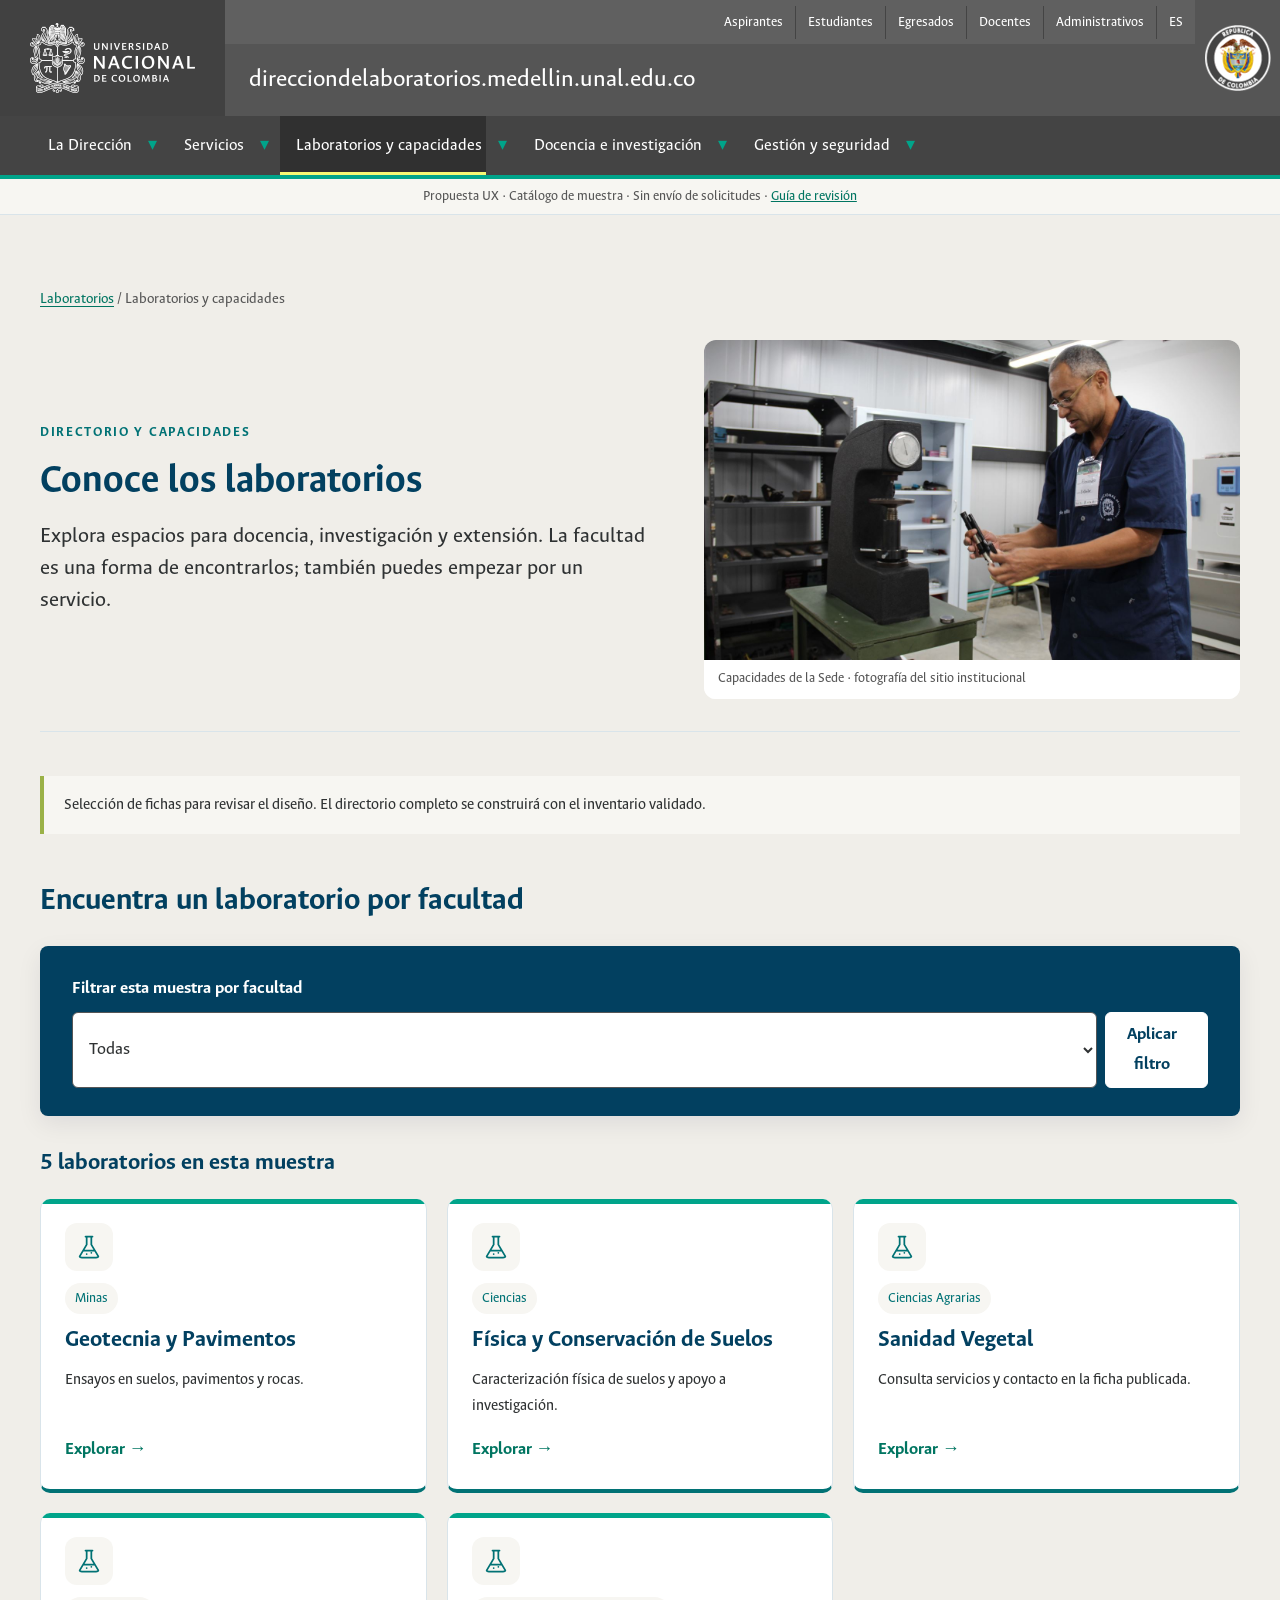
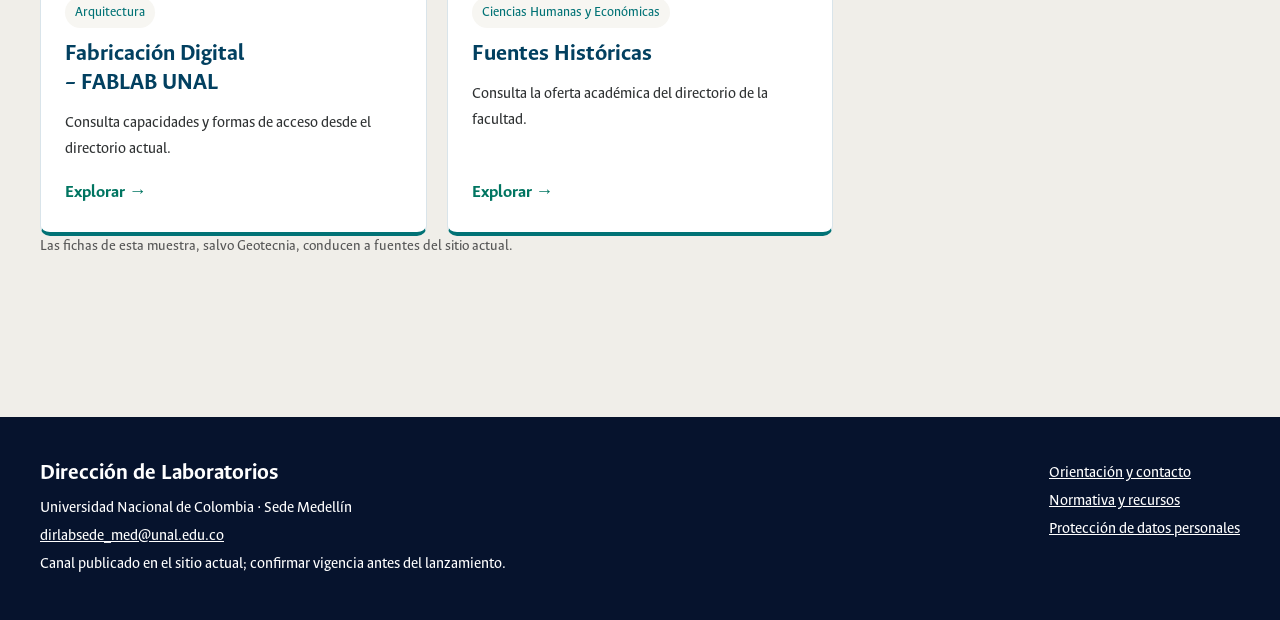
<file: mockups/laboratorios.html>
<!doctype html><html lang="es"><head><meta charset="utf-8"><meta name="viewport" content="width=device-width,initial-scale=1"><meta name="robots" content="noindex,nofollow"><title>Laboratorios y capacidades · Propuesta DIRLAB</title><link rel="stylesheet" href="assets/fonts.css"><link rel="stylesheet" href="assets/sede-base.css"><link rel="stylesheet" href="assets/dirlab.css"><link rel="stylesheet" href="assets/preview.css"><script defer src="assets/catalogo.js"></script><script defer src="assets/prototipo.js"></script></head><body class="dl-preview"><a class="preview-skip" href="#contenido">Saltar al contenido</a><header class="preview-header"><a class="preview-logo" href="https://unal.edu.co/"><img src="assets/escudoUnal.png" alt="Universidad Nacional de Colombia"></a><nav class="preview-audiences" aria-label="Públicos institucionales"><a href="https://aspirantes.unal.edu.co/">Aspirantes</a><a href="https://medellin.unal.edu.co/estudiantes/">Estudiantes</a><a href="https://medellin.unal.edu.co/egresados">Egresados</a><a href="https://medellin.unal.edu.co/docentes/">Docentes</a><a href="https://medellin.unal.edu.co/administrativos/">Administrativos</a><span style="padding:6px 12px">ES</span></nav><div class="preview-domain"><a href="index.html">direcciondelaboratorios.medellin.unal.edu.co</a></div><div class="preview-seal"><img src="assets/sealColombia.png" alt="Escudo de la República de Colombia"></div></header><nav class="preview-nav" aria-label="Navegación de Laboratorios"><div class="preview-desktop"><div class="preview-nav-item"><a href="direccion.html">La Dirección</a><details class="preview-dropdown"><summary aria-label="Submenú de La Dirección"><span aria-hidden="true">▾</span></summary><div class="preview-submenu"><a href="direccion.html">Conoce la Dirección</a><a href="direccion.html#impacto">Proyectos e impacto</a><a href="contacto.html">Orientación y contacto</a></div></details></div><div class="preview-nav-item"><a href="servicios.html">Servicios</a><details class="preview-dropdown"><summary aria-label="Submenú de Servicios"><span aria-hidden="true">▾</span></summary><div class="preview-submenu"><a href="servicios.html">Buscar servicios</a><a href="solicitar.html">Cómo solicitar un servicio</a><a href="contacto.html">Orientación y contacto</a></div></details></div><div class="preview-nav-item"><a href="laboratorios.html" aria-current="page">Laboratorios y capacidades</a><details class="preview-dropdown"><summary aria-label="Submenú de Laboratorios y capacidades"><span aria-hidden="true">▾</span></summary><div class="preview-submenu"><a href="laboratorios.html">Directorio por facultad</a><a href="index.html#necesidades">Explorar por necesidad</a></div></details></div><div class="preview-nav-item"><a href="docencia.html">Docencia e investigación</a><details class="preview-dropdown"><summary aria-label="Submenú de Docencia e investigación"><span aria-hidden="true">▾</span></summary><div class="preview-submenu"><a href="docencia.html">Docencia e investigación</a><a href="docencia.html#practica">Preparar una práctica</a><a href="laboratorios.html">Buscar capacidades</a><a href="seguridad.html">Seguridad y buenas prácticas</a></div></details></div><div class="preview-nav-item"><a href="gestion.html">Gestión y seguridad</a><details class="preview-dropdown"><summary aria-label="Submenú de Gestión y seguridad"><span aria-hidden="true">▾</span></summary><div class="preview-submenu"><a href="gestion.html#apoyo">Apoyo de la Dirección</a><a href="gestion.html#herramientas">Herramientas institucionales</a><a href="seguridad.html">Seguridad y buenas prácticas</a><a href="gestion.html#actualizar">Actualizar información</a><a href="recursos.html">Procedimientos y aplicativos</a></div></details></div></div><details class="preview-mobile"><summary>Menú de Laboratorios</summary><div class="preview-mobile-items"><div class="preview-nav-item"><a href="direccion.html">La Dirección</a><details class="preview-dropdown"><summary aria-label="Submenú de La Dirección"><span aria-hidden="true">▾</span></summary><div class="preview-submenu"><a href="direccion.html">Conoce la Dirección</a><a href="direccion.html#impacto">Proyectos e impacto</a><a href="contacto.html">Orientación y contacto</a></div></details></div><div class="preview-nav-item"><a href="servicios.html">Servicios</a><details class="preview-dropdown"><summary aria-label="Submenú de Servicios"><span aria-hidden="true">▾</span></summary><div class="preview-submenu"><a href="servicios.html">Buscar servicios</a><a href="solicitar.html">Cómo solicitar un servicio</a><a href="contacto.html">Orientación y contacto</a></div></details></div><div class="preview-nav-item"><a href="laboratorios.html" aria-current="page">Laboratorios y capacidades</a><details class="preview-dropdown"><summary aria-label="Submenú de Laboratorios y capacidades"><span aria-hidden="true">▾</span></summary><div class="preview-submenu"><a href="laboratorios.html">Directorio por facultad</a><a href="index.html#necesidades">Explorar por necesidad</a></div></details></div><div class="preview-nav-item"><a href="docencia.html">Docencia e investigación</a><details class="preview-dropdown"><summary aria-label="Submenú de Docencia e investigación"><span aria-hidden="true">▾</span></summary><div class="preview-submenu"><a href="docencia.html">Docencia e investigación</a><a href="docencia.html#practica">Preparar una práctica</a><a href="laboratorios.html">Buscar capacidades</a><a href="seguridad.html">Seguridad y buenas prácticas</a></div></details></div><div class="preview-nav-item"><a href="gestion.html">Gestión y seguridad</a><details class="preview-dropdown"><summary aria-label="Submenú de Gestión y seguridad"><span aria-hidden="true">▾</span></summary><div class="preview-submenu"><a href="gestion.html#apoyo">Apoyo de la Dirección</a><a href="gestion.html#herramientas">Herramientas institucionales</a><a href="seguridad.html">Seguridad y buenas prácticas</a><a href="gestion.html#actualizar">Actualizar información</a><a href="recursos.html">Procedimientos y aplicativos</a></div></details></div></div></details></nav><div class="preview-notice">Propuesta UX · Catálogo de muestra · Sin envío de solicitudes · <a href="../index.html">Guía de revisión</a></div><main id="contenido" class="dirlab unal-page sede-article" data-page="laboratorios"><div class="dl-wrap"><nav class="dl-breadcrumb" aria-label="Migas de pan"><a href="index.html">Laboratorios</a> / Laboratorios y capacidades</nav><div class="dl-page-intro dl-page-intro--photo"><div><p class="dl-eyebrow">Directorio y capacidades</p><h1>Conoce los laboratorios</h1><p class="dl-intro">Explora espacios para docencia, investigación y extensión. La facultad es una forma de encontrarlos; también puedes empezar por un servicio.</p></div><figure class="dl-photo "><img src="assets/fotos/foto-6.jpg" alt="Demostración de medición con un durómetro" width="1388" height="922" loading="eager" decoding="async"><figcaption>Capacidades de la Sede · fotografía del sitio institucional</figcaption></figure></div><p class="dl-note">Selección de fichas para revisar el diseño. El directorio completo se construirá con el inventario validado.</p><h2 class="inside-results-title">Encuentra un laboratorio por facultad</h2><form id="labs-filter" class="dl-search"><label for="faculty">Filtrar esta muestra por facultad</label><div class="dl-search-row"><select id="faculty" name="facultad"><option value="">Todas</option><option>Minas</option><option>Ciencias</option><option>Ciencias Agrarias</option><option>Arquitectura</option><option>Ciencias Humanas y Económicas</option></select><button class="unal-btn unal-btn--primary">Aplicar filtro</button></div></form><p id="lab-count" role="status">5 laboratorios en esta muestra</p><div class="dl-grid"><div data-faculty="Minas"><a class="sede-card sede-card--link" href="laboratorio.html"><span class="dl-icon" aria-hidden="true"><svg viewBox="0 0 24 24" fill="none" stroke="currentColor" stroke-width="1.5" stroke-linecap="round" stroke-linejoin="round"><path d="M9 3h6m-5 0v7L4 20q0 1 2 1h12q2 0 2-1l-6-10V3M7 15h10"/><path d="M10 18h.01m4-1h.01"/></svg></span><span class="dl-tag">Minas</span><h3>Geotecnia y Pavimentos</h3><p>Ensayos en suelos, pavimentos y rocas.</p><span class="dl-arrow">Explorar →</span></a></div><div data-faculty="Ciencias"><a class="sede-card sede-card--link" href="https://direcciondelaboratorios.medellin.unal.edu.co/nuestros-laboratorios/facultad-de-ciencias/13-facultad-de-ciencias/198-fisconsuelos.html"><span class="dl-icon" aria-hidden="true"><svg viewBox="0 0 24 24" fill="none" stroke="currentColor" stroke-width="1.5" stroke-linecap="round" stroke-linejoin="round"><path d="M9 3h6m-5 0v7L4 20q0 1 2 1h12q2 0 2-1l-6-10V3M7 15h10"/><path d="M10 18h.01m4-1h.01"/></svg></span><span class="dl-tag">Ciencias</span><h3>Física y Conservación de Suelos</h3><p>Caracterización física de suelos y apoyo a investigación.</p><span class="dl-arrow">Explorar →</span></a></div><div data-faculty="Ciencias Agrarias"><a class="sede-card sede-card--link" href="https://direcciondelaboratorios.medellin.unal.edu.co/nuestros-laboratorios/facultad-de-ciencias-agrarias/14-facultad-de-ciencias-agrarias/82-laboratorio-de-sanidad-vegetal.html"><span class="dl-icon" aria-hidden="true"><svg viewBox="0 0 24 24" fill="none" stroke="currentColor" stroke-width="1.5" stroke-linecap="round" stroke-linejoin="round"><path d="M9 3h6m-5 0v7L4 20q0 1 2 1h12q2 0 2-1l-6-10V3M7 15h10"/><path d="M10 18h.01m4-1h.01"/></svg></span><span class="dl-tag">Ciencias Agrarias</span><h3>Sanidad Vegetal</h3><p>Consulta servicios y contacto en la ficha publicada.</p><span class="dl-arrow">Explorar →</span></a></div><div data-faculty="Arquitectura"><a class="sede-card sede-card--link" href="https://direcciondelaboratorios.medellin.unal.edu.co/nuestros-laboratorios/facultad-de-arquitectura.html"><span class="dl-icon" aria-hidden="true"><svg viewBox="0 0 24 24" fill="none" stroke="currentColor" stroke-width="1.5" stroke-linecap="round" stroke-linejoin="round"><path d="M9 3h6m-5 0v7L4 20q0 1 2 1h12q2 0 2-1l-6-10V3M7 15h10"/><path d="M10 18h.01m4-1h.01"/></svg></span><span class="dl-tag">Arquitectura</span><h3>Fabricación Digital – FABLAB UNAL</h3><p>Consulta capacidades y formas de acceso desde el directorio actual.</p><span class="dl-arrow">Explorar →</span></a></div><div data-faculty="Ciencias Humanas y Económicas"><a class="sede-card sede-card--link" href="https://direcciondelaboratorios.medellin.unal.edu.co/nuestros-laboratorios/facultad-de-ciencias-humanas-y-economicas.html"><span class="dl-icon" aria-hidden="true"><svg viewBox="0 0 24 24" fill="none" stroke="currentColor" stroke-width="1.5" stroke-linecap="round" stroke-linejoin="round"><path d="M9 3h6m-5 0v7L4 20q0 1 2 1h12q2 0 2-1l-6-10V3M7 15h10"/><path d="M10 18h.01m4-1h.01"/></svg></span><span class="dl-tag">Ciencias Humanas y Económicas</span><h3>Fuentes Históricas</h3><p>Consulta la oferta académica del directorio de la facultad.</p><span class="dl-arrow">Explorar →</span></a></div></div><p class="dl-small">Las fichas de esta muestra, salvo Geotecnia, conducen a fuentes del sitio actual.</p></div></main><footer class="preview-footer"><div><strong>Dirección de Laboratorios</strong><p>Universidad Nacional de Colombia · Sede Medellín</p><p><a href="mailto:dirlabsede_med@unal.edu.co">dirlabsede_med@unal.edu.co</a></p><p>Canal publicado en el sitio actual; confirmar vigencia antes del lanzamiento.</p></div><div><p><a href="contacto.html">Orientación y contacto</a></p><p><a href="recursos.html">Normativa y recursos</a></p><p><a href="https://unal.edu.co/tratamiento-de-datos-personales.html">Protección de datos personales</a></p></div></footer></body></html>
</file>
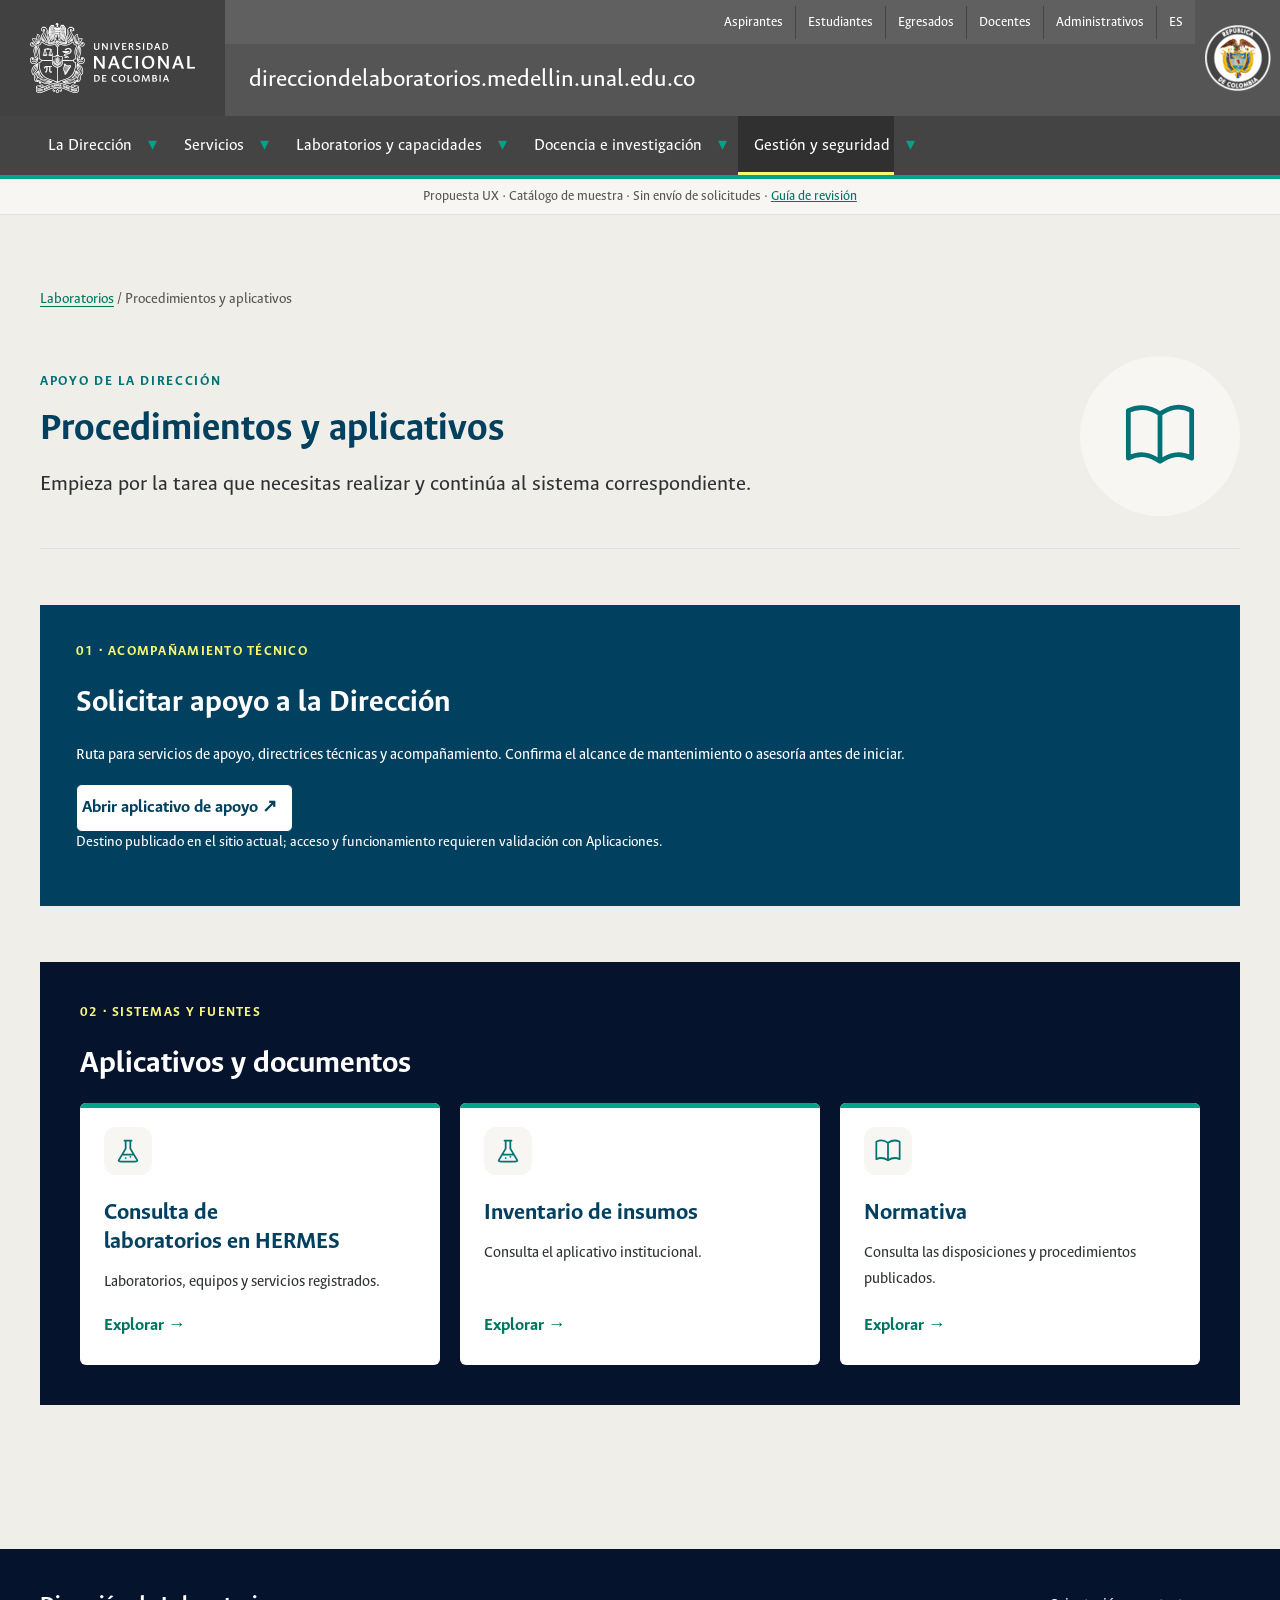
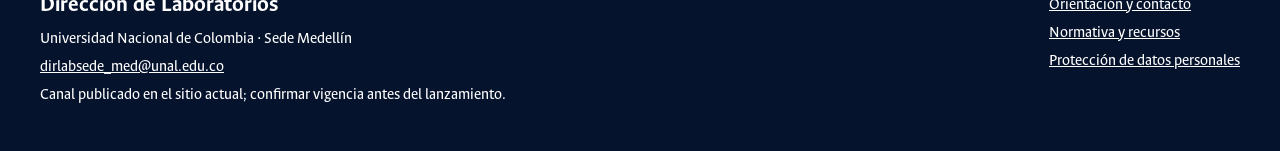
<file: mockups/recursos.html>
<!doctype html><html lang="es"><head><meta charset="utf-8"><meta name="viewport" content="width=device-width,initial-scale=1"><meta name="robots" content="noindex,nofollow"><title>Procedimientos y aplicativos · Propuesta DIRLAB</title><link rel="stylesheet" href="assets/fonts.css"><link rel="stylesheet" href="assets/sede-base.css"><link rel="stylesheet" href="assets/dirlab.css"><link rel="stylesheet" href="assets/preview.css"><script defer src="assets/catalogo.js"></script><script defer src="assets/prototipo.js"></script></head><body class="dl-preview"><a class="preview-skip" href="#contenido">Saltar al contenido</a><header class="preview-header"><a class="preview-logo" href="https://unal.edu.co/"><img src="assets/escudoUnal.png" alt="Universidad Nacional de Colombia"></a><nav class="preview-audiences" aria-label="Públicos institucionales"><a href="https://aspirantes.unal.edu.co/">Aspirantes</a><a href="https://medellin.unal.edu.co/estudiantes/">Estudiantes</a><a href="https://medellin.unal.edu.co/egresados">Egresados</a><a href="https://medellin.unal.edu.co/docentes/">Docentes</a><a href="https://medellin.unal.edu.co/administrativos/">Administrativos</a><span style="padding:6px 12px">ES</span></nav><div class="preview-domain"><a href="index.html">direcciondelaboratorios.medellin.unal.edu.co</a></div><div class="preview-seal"><img src="assets/sealColombia.png" alt="Escudo de la República de Colombia"></div></header><nav class="preview-nav" aria-label="Navegación de Laboratorios"><div class="preview-desktop"><div class="preview-nav-item"><a href="direccion.html">La Dirección</a><details class="preview-dropdown"><summary aria-label="Submenú de La Dirección"><span aria-hidden="true">▾</span></summary><div class="preview-submenu"><a href="direccion.html">Conoce la Dirección</a><a href="direccion.html#impacto">Proyectos e impacto</a><a href="contacto.html">Orientación y contacto</a></div></details></div><div class="preview-nav-item"><a href="servicios.html">Servicios</a><details class="preview-dropdown"><summary aria-label="Submenú de Servicios"><span aria-hidden="true">▾</span></summary><div class="preview-submenu"><a href="servicios.html">Buscar servicios</a><a href="solicitar.html">Cómo solicitar un servicio</a><a href="contacto.html">Orientación y contacto</a></div></details></div><div class="preview-nav-item"><a href="laboratorios.html">Laboratorios y capacidades</a><details class="preview-dropdown"><summary aria-label="Submenú de Laboratorios y capacidades"><span aria-hidden="true">▾</span></summary><div class="preview-submenu"><a href="laboratorios.html">Directorio por facultad</a><a href="index.html#necesidades">Explorar por necesidad</a></div></details></div><div class="preview-nav-item"><a href="docencia.html">Docencia e investigación</a><details class="preview-dropdown"><summary aria-label="Submenú de Docencia e investigación"><span aria-hidden="true">▾</span></summary><div class="preview-submenu"><a href="docencia.html">Docencia e investigación</a><a href="docencia.html#practica">Preparar una práctica</a><a href="laboratorios.html">Buscar capacidades</a><a href="seguridad.html">Seguridad y buenas prácticas</a></div></details></div><div class="preview-nav-item"><a href="gestion.html" aria-current="page">Gestión y seguridad</a><details class="preview-dropdown"><summary aria-label="Submenú de Gestión y seguridad"><span aria-hidden="true">▾</span></summary><div class="preview-submenu"><a href="gestion.html#apoyo">Apoyo de la Dirección</a><a href="gestion.html#herramientas">Herramientas institucionales</a><a href="seguridad.html">Seguridad y buenas prácticas</a><a href="gestion.html#actualizar">Actualizar información</a><a href="recursos.html">Procedimientos y aplicativos</a></div></details></div></div><details class="preview-mobile"><summary>Menú de Laboratorios</summary><div class="preview-mobile-items"><div class="preview-nav-item"><a href="direccion.html">La Dirección</a><details class="preview-dropdown"><summary aria-label="Submenú de La Dirección"><span aria-hidden="true">▾</span></summary><div class="preview-submenu"><a href="direccion.html">Conoce la Dirección</a><a href="direccion.html#impacto">Proyectos e impacto</a><a href="contacto.html">Orientación y contacto</a></div></details></div><div class="preview-nav-item"><a href="servicios.html">Servicios</a><details class="preview-dropdown"><summary aria-label="Submenú de Servicios"><span aria-hidden="true">▾</span></summary><div class="preview-submenu"><a href="servicios.html">Buscar servicios</a><a href="solicitar.html">Cómo solicitar un servicio</a><a href="contacto.html">Orientación y contacto</a></div></details></div><div class="preview-nav-item"><a href="laboratorios.html">Laboratorios y capacidades</a><details class="preview-dropdown"><summary aria-label="Submenú de Laboratorios y capacidades"><span aria-hidden="true">▾</span></summary><div class="preview-submenu"><a href="laboratorios.html">Directorio por facultad</a><a href="index.html#necesidades">Explorar por necesidad</a></div></details></div><div class="preview-nav-item"><a href="docencia.html">Docencia e investigación</a><details class="preview-dropdown"><summary aria-label="Submenú de Docencia e investigación"><span aria-hidden="true">▾</span></summary><div class="preview-submenu"><a href="docencia.html">Docencia e investigación</a><a href="docencia.html#practica">Preparar una práctica</a><a href="laboratorios.html">Buscar capacidades</a><a href="seguridad.html">Seguridad y buenas prácticas</a></div></details></div><div class="preview-nav-item"><a href="gestion.html" aria-current="page">Gestión y seguridad</a><details class="preview-dropdown"><summary aria-label="Submenú de Gestión y seguridad"><span aria-hidden="true">▾</span></summary><div class="preview-submenu"><a href="gestion.html#apoyo">Apoyo de la Dirección</a><a href="gestion.html#herramientas">Herramientas institucionales</a><a href="seguridad.html">Seguridad y buenas prácticas</a><a href="gestion.html#actualizar">Actualizar información</a><a href="recursos.html">Procedimientos y aplicativos</a></div></details></div></div></details></nav><div class="preview-notice">Propuesta UX · Catálogo de muestra · Sin envío de solicitudes · <a href="../index.html">Guía de revisión</a></div><main id="contenido" class="dirlab unal-page sede-article" data-page="recursos"><div class="dl-wrap"><nav class="dl-breadcrumb" aria-label="Migas de pan"><a href="index.html">Laboratorios</a> / Procedimientos y aplicativos</nav><div class="dl-page-intro"><div><p class="dl-eyebrow">Apoyo de la Dirección</p><h1>Procedimientos y aplicativos</h1><p class="dl-intro">Empieza por la tarea que necesitas realizar y continúa al sistema correspondiente.</p></div><div class="dl-intro-symbol"><span class="dl-icon" aria-hidden="true"><svg viewBox="0 0 24 24" fill="none" stroke="currentColor" stroke-width="1.5" stroke-linecap="round" stroke-linejoin="round"><path d="M12 5C8 2 4 3 2 4v15c4-2 7-1 10 1 3-2 6-3 10-1V4c-4-2-7-1-10 1Zm0 0v15"/></svg></span></div></div><section class="inside-block inside-contact dl-section dl-section--editorial" id="apoyo"><p class="inside-label">01 · Acompañamiento técnico</p><div class="dl-section-head"><h2>Solicitar apoyo a la Dirección</h2></div><p>Ruta para servicios de apoyo, directrices técnicas y acompañamiento. Confirma el alcance de mantenimiento o asesoría antes de iniciar.</p><a class="unal-btn unal-btn--primary" href="https://processp.medellin.unal.edu.co/sysunmed/en/neoclassic/1236910275769ba656e9a85025472276/8565912445769ba65f371f2091749251.php">Abrir aplicativo de apoyo ↗</a><p class="dl-small">Destino publicado en el sitio actual; acceso y funcionamiento requieren validación con Aplicaciones.</p></section><section class="inside-block inside-tools dl-section dl-section--editorial" id="aplicativos"><p class="inside-label">02 · Sistemas y fuentes</p><div class="dl-section-head"><h2>Aplicativos y documentos</h2></div><div class="dl-grid"><a class="sede-card sede-card--link" href="http://www.hermes.unal.edu.co/pages/Consultas/BuscadorLaboratorios.xhtml"><span class="dl-icon" aria-hidden="true"><svg viewBox="0 0 24 24" fill="none" stroke="currentColor" stroke-width="1.5" stroke-linecap="round" stroke-linejoin="round"><path d="M9 3h6m-5 0v7L4 20q0 1 2 1h12q2 0 2-1l-6-10V3M7 15h10"/><path d="M10 18h.01m4-1h.01"/></svg></span><h3>Consulta de laboratorios en HERMES</h3><p>Laboratorios, equipos y servicios registrados.</p><span class="dl-arrow">Explorar →</span></a><a class="sede-card sede-card--link" href="https://labinsumos.medellin.unal.edu.co/servicios"><span class="dl-icon" aria-hidden="true"><svg viewBox="0 0 24 24" fill="none" stroke="currentColor" stroke-width="1.5" stroke-linecap="round" stroke-linejoin="round"><path d="M9 3h6m-5 0v7L4 20q0 1 2 1h12q2 0 2-1l-6-10V3M7 15h10"/><path d="M10 18h.01m4-1h.01"/></svg></span><h3>Inventario de insumos</h3><p>Consulta el aplicativo institucional.</p><span class="dl-arrow">Explorar →</span></a><a class="sede-card sede-card--link" href="https://direcciondelaboratorios.medellin.unal.edu.co/quienes-somos/normativa.html"><span class="dl-icon" aria-hidden="true"><svg viewBox="0 0 24 24" fill="none" stroke="currentColor" stroke-width="1.5" stroke-linecap="round" stroke-linejoin="round"><path d="M12 5C8 2 4 3 2 4v15c4-2 7-1 10 1 3-2 6-3 10-1V4c-4-2-7-1-10 1Zm0 0v15"/></svg></span><h3>Normativa</h3><p>Consulta las disposiciones y procedimientos publicados.</p><span class="dl-arrow">Explorar →</span></a></div></section></div></main><footer class="preview-footer"><div><strong>Dirección de Laboratorios</strong><p>Universidad Nacional de Colombia · Sede Medellín</p><p><a href="mailto:dirlabsede_med@unal.edu.co">dirlabsede_med@unal.edu.co</a></p><p>Canal publicado en el sitio actual; confirmar vigencia antes del lanzamiento.</p></div><div><p><a href="contacto.html">Orientación y contacto</a></p><p><a href="recursos.html">Normativa y recursos</a></p><p><a href="https://unal.edu.co/tratamiento-de-datos-personales.html">Protección de datos personales</a></p></div></footer></body></html>
</file>
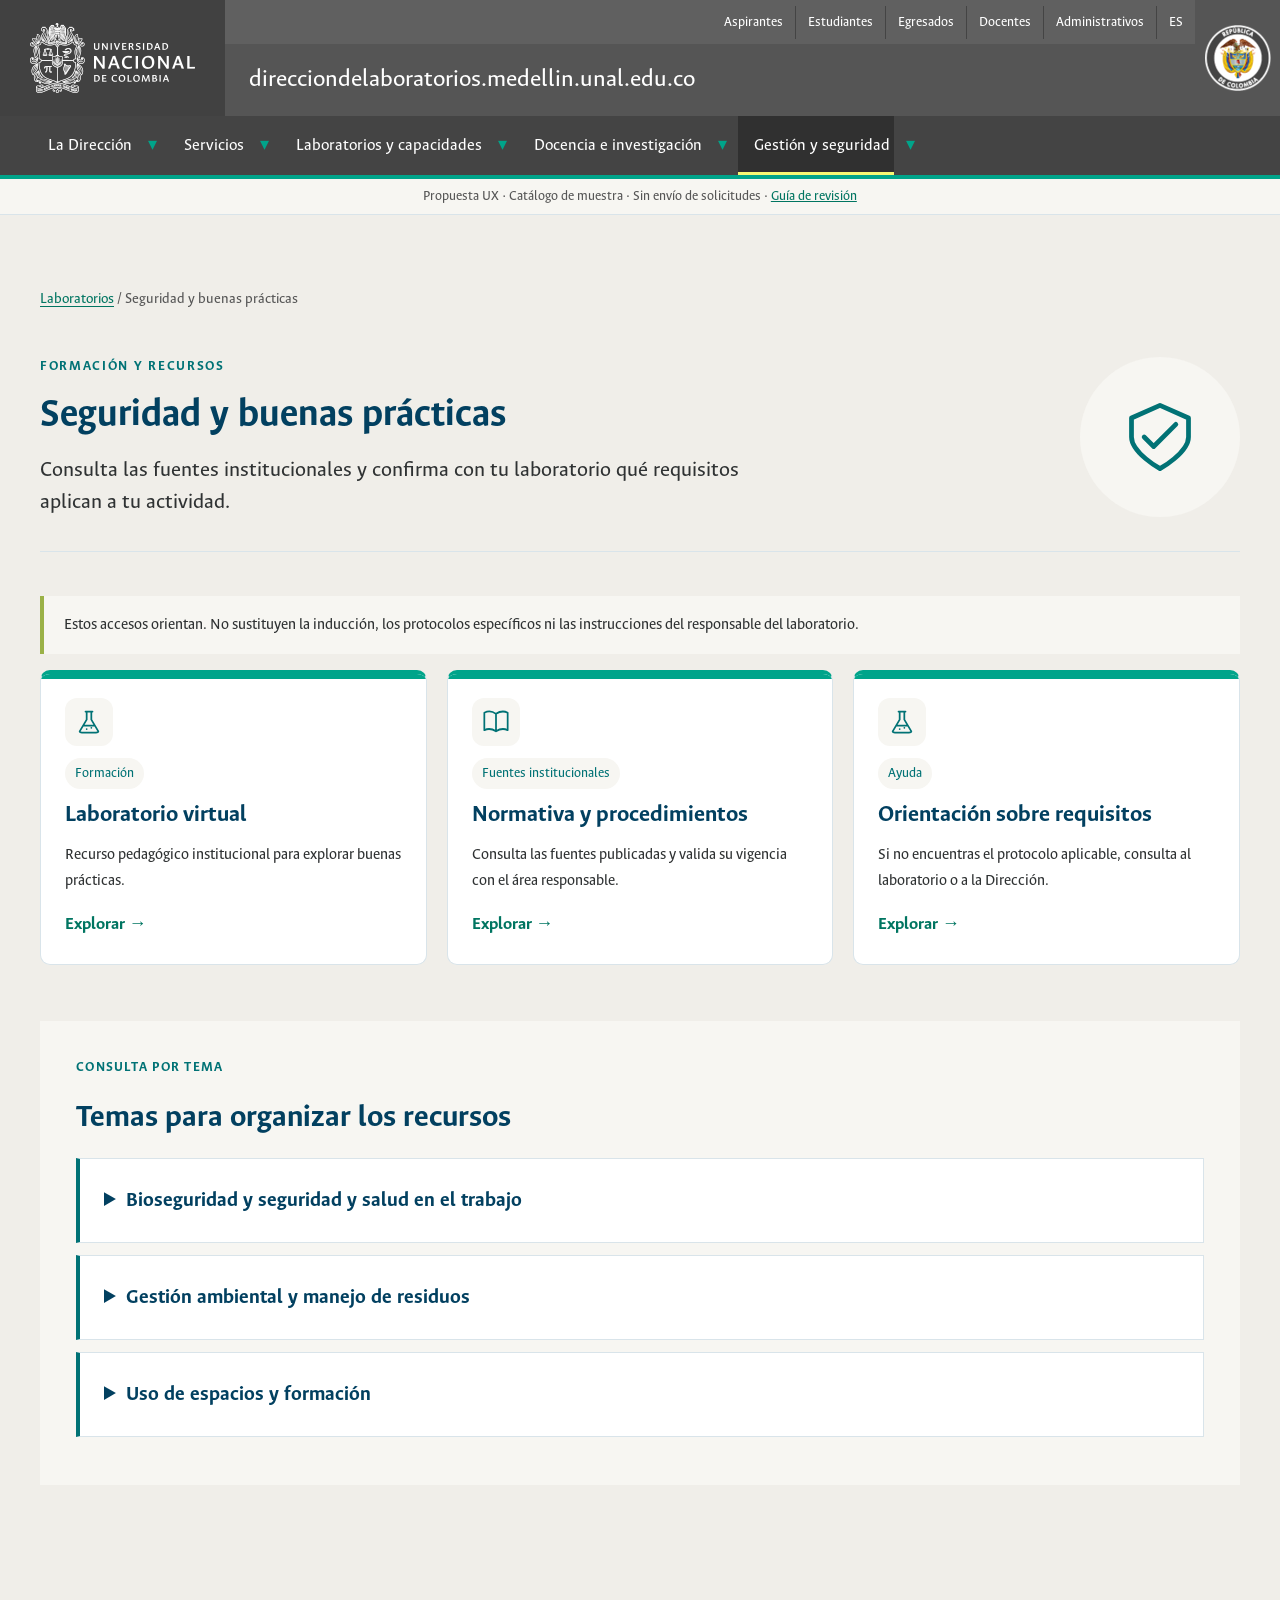
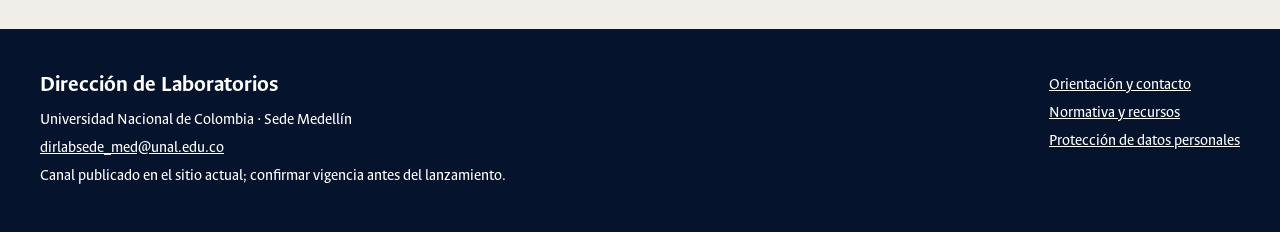
<file: mockups/seguridad.html>
<!doctype html><html lang="es"><head><meta charset="utf-8"><meta name="viewport" content="width=device-width,initial-scale=1"><meta name="robots" content="noindex,nofollow"><title>Seguridad y buenas prácticas · Propuesta DIRLAB</title><link rel="stylesheet" href="assets/fonts.css"><link rel="stylesheet" href="assets/sede-base.css"><link rel="stylesheet" href="assets/dirlab.css"><link rel="stylesheet" href="assets/preview.css"><script defer src="assets/catalogo.js"></script><script defer src="assets/prototipo.js"></script></head><body class="dl-preview"><a class="preview-skip" href="#contenido">Saltar al contenido</a><header class="preview-header"><a class="preview-logo" href="https://unal.edu.co/"><img src="assets/escudoUnal.png" alt="Universidad Nacional de Colombia"></a><nav class="preview-audiences" aria-label="Públicos institucionales"><a href="https://aspirantes.unal.edu.co/">Aspirantes</a><a href="https://medellin.unal.edu.co/estudiantes/">Estudiantes</a><a href="https://medellin.unal.edu.co/egresados">Egresados</a><a href="https://medellin.unal.edu.co/docentes/">Docentes</a><a href="https://medellin.unal.edu.co/administrativos/">Administrativos</a><span style="padding:6px 12px">ES</span></nav><div class="preview-domain"><a href="index.html">direcciondelaboratorios.medellin.unal.edu.co</a></div><div class="preview-seal"><img src="assets/sealColombia.png" alt="Escudo de la República de Colombia"></div></header><nav class="preview-nav" aria-label="Navegación de Laboratorios"><div class="preview-desktop"><div class="preview-nav-item"><a href="direccion.html">La Dirección</a><details class="preview-dropdown"><summary aria-label="Submenú de La Dirección"><span aria-hidden="true">▾</span></summary><div class="preview-submenu"><a href="direccion.html">Conoce la Dirección</a><a href="direccion.html#impacto">Proyectos e impacto</a><a href="contacto.html">Orientación y contacto</a></div></details></div><div class="preview-nav-item"><a href="servicios.html">Servicios</a><details class="preview-dropdown"><summary aria-label="Submenú de Servicios"><span aria-hidden="true">▾</span></summary><div class="preview-submenu"><a href="servicios.html">Buscar servicios</a><a href="solicitar.html">Cómo solicitar un servicio</a><a href="contacto.html">Orientación y contacto</a></div></details></div><div class="preview-nav-item"><a href="laboratorios.html">Laboratorios y capacidades</a><details class="preview-dropdown"><summary aria-label="Submenú de Laboratorios y capacidades"><span aria-hidden="true">▾</span></summary><div class="preview-submenu"><a href="laboratorios.html">Directorio por facultad</a><a href="index.html#necesidades">Explorar por necesidad</a></div></details></div><div class="preview-nav-item"><a href="docencia.html">Docencia e investigación</a><details class="preview-dropdown"><summary aria-label="Submenú de Docencia e investigación"><span aria-hidden="true">▾</span></summary><div class="preview-submenu"><a href="docencia.html">Docencia e investigación</a><a href="docencia.html#practica">Preparar una práctica</a><a href="laboratorios.html">Buscar capacidades</a><a href="seguridad.html">Seguridad y buenas prácticas</a></div></details></div><div class="preview-nav-item"><a href="gestion.html" aria-current="page">Gestión y seguridad</a><details class="preview-dropdown"><summary aria-label="Submenú de Gestión y seguridad"><span aria-hidden="true">▾</span></summary><div class="preview-submenu"><a href="gestion.html#apoyo">Apoyo de la Dirección</a><a href="gestion.html#herramientas">Herramientas institucionales</a><a href="seguridad.html">Seguridad y buenas prácticas</a><a href="gestion.html#actualizar">Actualizar información</a><a href="recursos.html">Procedimientos y aplicativos</a></div></details></div></div><details class="preview-mobile"><summary>Menú de Laboratorios</summary><div class="preview-mobile-items"><div class="preview-nav-item"><a href="direccion.html">La Dirección</a><details class="preview-dropdown"><summary aria-label="Submenú de La Dirección"><span aria-hidden="true">▾</span></summary><div class="preview-submenu"><a href="direccion.html">Conoce la Dirección</a><a href="direccion.html#impacto">Proyectos e impacto</a><a href="contacto.html">Orientación y contacto</a></div></details></div><div class="preview-nav-item"><a href="servicios.html">Servicios</a><details class="preview-dropdown"><summary aria-label="Submenú de Servicios"><span aria-hidden="true">▾</span></summary><div class="preview-submenu"><a href="servicios.html">Buscar servicios</a><a href="solicitar.html">Cómo solicitar un servicio</a><a href="contacto.html">Orientación y contacto</a></div></details></div><div class="preview-nav-item"><a href="laboratorios.html">Laboratorios y capacidades</a><details class="preview-dropdown"><summary aria-label="Submenú de Laboratorios y capacidades"><span aria-hidden="true">▾</span></summary><div class="preview-submenu"><a href="laboratorios.html">Directorio por facultad</a><a href="index.html#necesidades">Explorar por necesidad</a></div></details></div><div class="preview-nav-item"><a href="docencia.html">Docencia e investigación</a><details class="preview-dropdown"><summary aria-label="Submenú de Docencia e investigación"><span aria-hidden="true">▾</span></summary><div class="preview-submenu"><a href="docencia.html">Docencia e investigación</a><a href="docencia.html#practica">Preparar una práctica</a><a href="laboratorios.html">Buscar capacidades</a><a href="seguridad.html">Seguridad y buenas prácticas</a></div></details></div><div class="preview-nav-item"><a href="gestion.html" aria-current="page">Gestión y seguridad</a><details class="preview-dropdown"><summary aria-label="Submenú de Gestión y seguridad"><span aria-hidden="true">▾</span></summary><div class="preview-submenu"><a href="gestion.html#apoyo">Apoyo de la Dirección</a><a href="gestion.html#herramientas">Herramientas institucionales</a><a href="seguridad.html">Seguridad y buenas prácticas</a><a href="gestion.html#actualizar">Actualizar información</a><a href="recursos.html">Procedimientos y aplicativos</a></div></details></div></div></details></nav><div class="preview-notice">Propuesta UX · Catálogo de muestra · Sin envío de solicitudes · <a href="../index.html">Guía de revisión</a></div><main id="contenido" class="dirlab unal-page sede-article" data-page="seguridad"><div class="dl-wrap"><nav class="dl-breadcrumb" aria-label="Migas de pan"><a href="index.html">Laboratorios</a> / Seguridad y buenas prácticas</nav><div class="dl-page-intro"><div><p class="dl-eyebrow">Formación y recursos</p><h1>Seguridad y buenas prácticas</h1><p class="dl-intro">Consulta las fuentes institucionales y confirma con tu laboratorio qué requisitos aplican a tu actividad.</p></div><div class="dl-intro-symbol"><span class="dl-icon" aria-hidden="true"><svg viewBox="0 0 24 24" fill="none" stroke="currentColor" stroke-width="1.5" stroke-linecap="round" stroke-linejoin="round"><path d="m12 2 9 4v6c0 5-9 10-9 10S3 17 3 12V6Z"/><path d="m7 12 3 3 7-7"/></svg></span></div></div><p class="dl-note">Estos accesos orientan. No sustituyen la inducción, los protocolos específicos ni las instrucciones del responsable del laboratorio.</p><div class="dl-grid"><a class="sede-card sede-card--link" href="https://saludocupacional.medellin.unal.edu.co/laboratorio-virtual-un.html"><span class="dl-icon" aria-hidden="true"><svg viewBox="0 0 24 24" fill="none" stroke="currentColor" stroke-width="1.5" stroke-linecap="round" stroke-linejoin="round"><path d="M9 3h6m-5 0v7L4 20q0 1 2 1h12q2 0 2-1l-6-10V3M7 15h10"/><path d="M10 18h.01m4-1h.01"/></svg></span><span class="dl-tag">Formación</span><h3>Laboratorio virtual</h3><p>Recurso pedagógico institucional para explorar buenas prácticas.</p><span class="dl-arrow">Explorar →</span></a><a class="sede-card sede-card--link" href="https://direcciondelaboratorios.medellin.unal.edu.co/quienes-somos/normativa.html"><span class="dl-icon" aria-hidden="true"><svg viewBox="0 0 24 24" fill="none" stroke="currentColor" stroke-width="1.5" stroke-linecap="round" stroke-linejoin="round"><path d="M12 5C8 2 4 3 2 4v15c4-2 7-1 10 1 3-2 6-3 10-1V4c-4-2-7-1-10 1Zm0 0v15"/></svg></span><span class="dl-tag">Fuentes institucionales</span><h3>Normativa y procedimientos</h3><p>Consulta las fuentes publicadas y valida su vigencia con el área responsable.</p><span class="dl-arrow">Explorar →</span></a><a class="sede-card sede-card--link" href="contacto.html"><span class="dl-icon" aria-hidden="true"><svg viewBox="0 0 24 24" fill="none" stroke="currentColor" stroke-width="1.5" stroke-linecap="round" stroke-linejoin="round"><path d="M9 3h6m-5 0v7L4 20q0 1 2 1h12q2 0 2-1l-6-10V3M7 15h10"/><path d="M10 18h.01m4-1h.01"/></svg></span><span class="dl-tag">Ayuda</span><h3>Orientación sobre requisitos</h3><p>Si no encuentras el protocolo aplicable, consulta al laboratorio o a la Dirección.</p><span class="dl-arrow">Explorar →</span></a></div><section class="inside-block inside-library dl-section dl-section--editorial"><p class="inside-label">Consulta por tema</p><div class="dl-section-head"><h2>Temas para organizar los recursos</h2></div><details class="dl-accordion"><summary>Bioseguridad y seguridad y salud en el trabajo</summary><p>Incluir protocolos aprobados, responsable, versión y fecha. La selección específica de documentos está pendiente de validación con SST.</p></details><details class="dl-accordion"><summary>Gestión ambiental y manejo de residuos</summary><p>Enlazar los procedimientos oficiales aplicables por tipo de actividad, evitando copias sin control de versión.</p></details><details class="dl-accordion"><summary>Uso de espacios y formación</summary><p>Relacionar requisitos de acceso e inducciones desde cada ficha de laboratorio.</p></details></section></div></main><footer class="preview-footer"><div><strong>Dirección de Laboratorios</strong><p>Universidad Nacional de Colombia · Sede Medellín</p><p><a href="mailto:dirlabsede_med@unal.edu.co">dirlabsede_med@unal.edu.co</a></p><p>Canal publicado en el sitio actual; confirmar vigencia antes del lanzamiento.</p></div><div><p><a href="contacto.html">Orientación y contacto</a></p><p><a href="recursos.html">Normativa y recursos</a></p><p><a href="https://unal.edu.co/tratamiento-de-datos-personales.html">Protección de datos personales</a></p></div></footer></body></html>
</file>
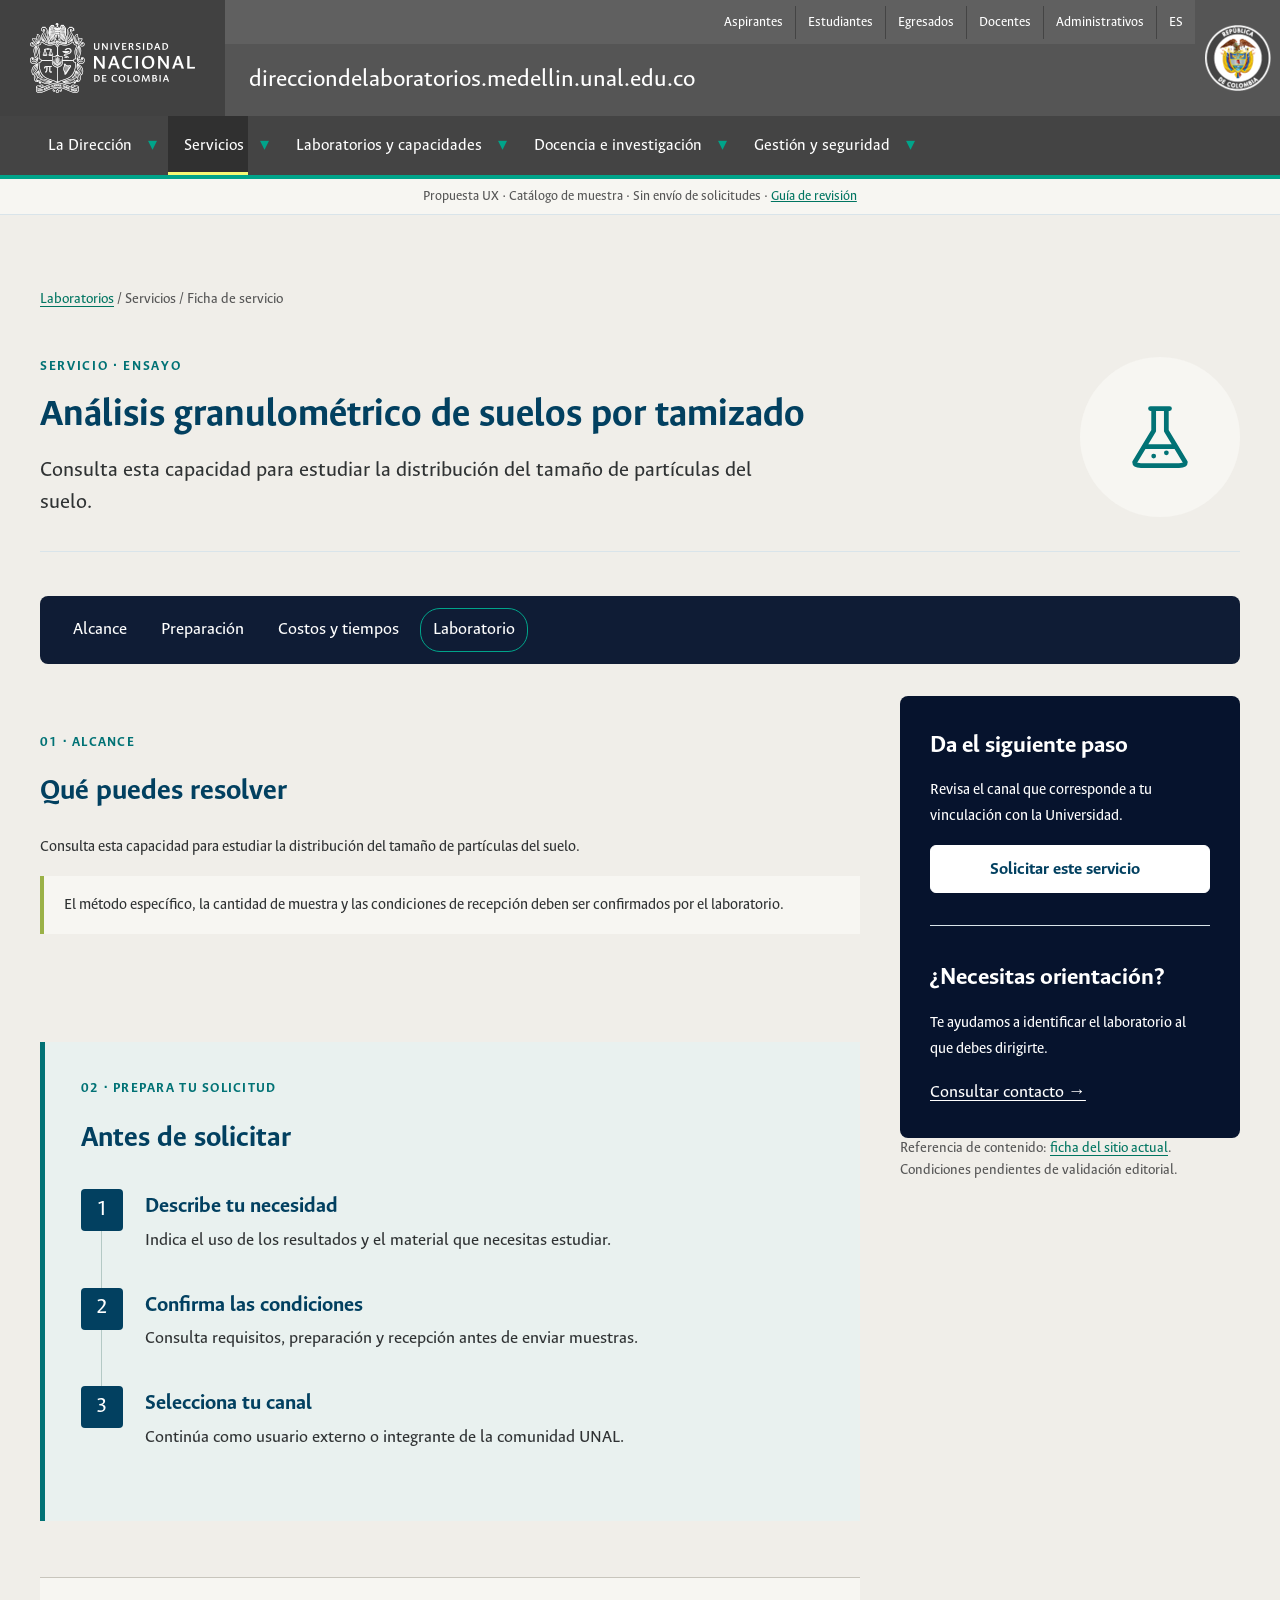
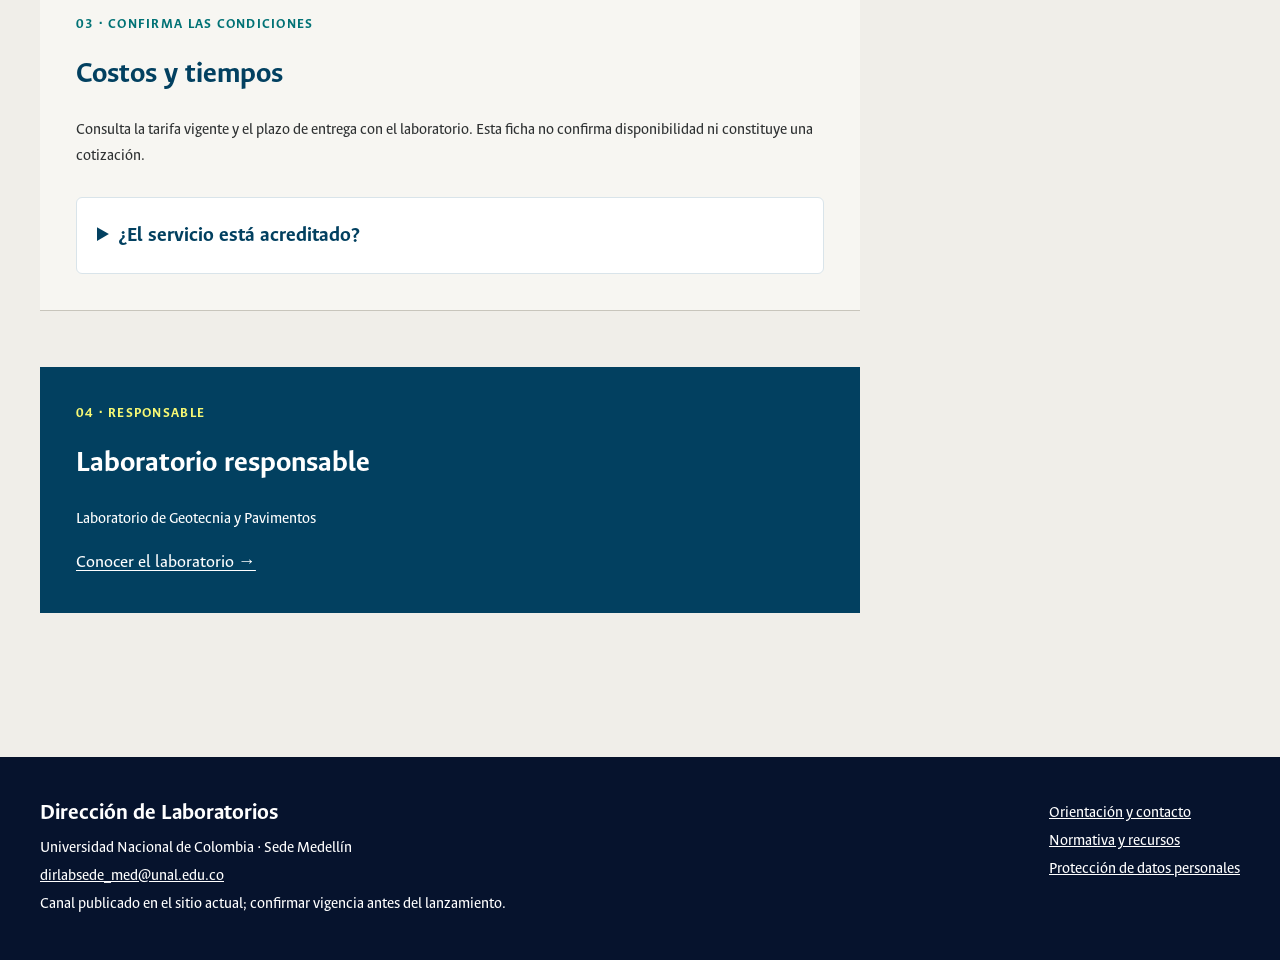
<file: mockups/servicio.html>
<!doctype html><html lang="es"><head><meta charset="utf-8"><meta name="viewport" content="width=device-width,initial-scale=1"><meta name="robots" content="noindex,nofollow"><title>Ficha de servicio · Propuesta DIRLAB</title><link rel="stylesheet" href="assets/fonts.css"><link rel="stylesheet" href="assets/sede-base.css"><link rel="stylesheet" href="assets/dirlab.css"><link rel="stylesheet" href="assets/preview.css"><script defer src="assets/catalogo.js"></script><script defer src="assets/prototipo.js"></script></head><body class="dl-preview"><a class="preview-skip" href="#contenido">Saltar al contenido</a><header class="preview-header"><a class="preview-logo" href="https://unal.edu.co/"><img src="assets/escudoUnal.png" alt="Universidad Nacional de Colombia"></a><nav class="preview-audiences" aria-label="Públicos institucionales"><a href="https://aspirantes.unal.edu.co/">Aspirantes</a><a href="https://medellin.unal.edu.co/estudiantes/">Estudiantes</a><a href="https://medellin.unal.edu.co/egresados">Egresados</a><a href="https://medellin.unal.edu.co/docentes/">Docentes</a><a href="https://medellin.unal.edu.co/administrativos/">Administrativos</a><span style="padding:6px 12px">ES</span></nav><div class="preview-domain"><a href="index.html">direcciondelaboratorios.medellin.unal.edu.co</a></div><div class="preview-seal"><img src="assets/sealColombia.png" alt="Escudo de la República de Colombia"></div></header><nav class="preview-nav" aria-label="Navegación de Laboratorios"><div class="preview-desktop"><div class="preview-nav-item"><a href="direccion.html">La Dirección</a><details class="preview-dropdown"><summary aria-label="Submenú de La Dirección"><span aria-hidden="true">▾</span></summary><div class="preview-submenu"><a href="direccion.html">Conoce la Dirección</a><a href="direccion.html#impacto">Proyectos e impacto</a><a href="contacto.html">Orientación y contacto</a></div></details></div><div class="preview-nav-item"><a href="servicios.html" aria-current="page">Servicios</a><details class="preview-dropdown"><summary aria-label="Submenú de Servicios"><span aria-hidden="true">▾</span></summary><div class="preview-submenu"><a href="servicios.html">Buscar servicios</a><a href="solicitar.html">Cómo solicitar un servicio</a><a href="contacto.html">Orientación y contacto</a></div></details></div><div class="preview-nav-item"><a href="laboratorios.html">Laboratorios y capacidades</a><details class="preview-dropdown"><summary aria-label="Submenú de Laboratorios y capacidades"><span aria-hidden="true">▾</span></summary><div class="preview-submenu"><a href="laboratorios.html">Directorio por facultad</a><a href="index.html#necesidades">Explorar por necesidad</a></div></details></div><div class="preview-nav-item"><a href="docencia.html">Docencia e investigación</a><details class="preview-dropdown"><summary aria-label="Submenú de Docencia e investigación"><span aria-hidden="true">▾</span></summary><div class="preview-submenu"><a href="docencia.html">Docencia e investigación</a><a href="docencia.html#practica">Preparar una práctica</a><a href="laboratorios.html">Buscar capacidades</a><a href="seguridad.html">Seguridad y buenas prácticas</a></div></details></div><div class="preview-nav-item"><a href="gestion.html">Gestión y seguridad</a><details class="preview-dropdown"><summary aria-label="Submenú de Gestión y seguridad"><span aria-hidden="true">▾</span></summary><div class="preview-submenu"><a href="gestion.html#apoyo">Apoyo de la Dirección</a><a href="gestion.html#herramientas">Herramientas institucionales</a><a href="seguridad.html">Seguridad y buenas prácticas</a><a href="gestion.html#actualizar">Actualizar información</a><a href="recursos.html">Procedimientos y aplicativos</a></div></details></div></div><details class="preview-mobile"><summary>Menú de Laboratorios</summary><div class="preview-mobile-items"><div class="preview-nav-item"><a href="direccion.html">La Dirección</a><details class="preview-dropdown"><summary aria-label="Submenú de La Dirección"><span aria-hidden="true">▾</span></summary><div class="preview-submenu"><a href="direccion.html">Conoce la Dirección</a><a href="direccion.html#impacto">Proyectos e impacto</a><a href="contacto.html">Orientación y contacto</a></div></details></div><div class="preview-nav-item"><a href="servicios.html" aria-current="page">Servicios</a><details class="preview-dropdown"><summary aria-label="Submenú de Servicios"><span aria-hidden="true">▾</span></summary><div class="preview-submenu"><a href="servicios.html">Buscar servicios</a><a href="solicitar.html">Cómo solicitar un servicio</a><a href="contacto.html">Orientación y contacto</a></div></details></div><div class="preview-nav-item"><a href="laboratorios.html">Laboratorios y capacidades</a><details class="preview-dropdown"><summary aria-label="Submenú de Laboratorios y capacidades"><span aria-hidden="true">▾</span></summary><div class="preview-submenu"><a href="laboratorios.html">Directorio por facultad</a><a href="index.html#necesidades">Explorar por necesidad</a></div></details></div><div class="preview-nav-item"><a href="docencia.html">Docencia e investigación</a><details class="preview-dropdown"><summary aria-label="Submenú de Docencia e investigación"><span aria-hidden="true">▾</span></summary><div class="preview-submenu"><a href="docencia.html">Docencia e investigación</a><a href="docencia.html#practica">Preparar una práctica</a><a href="laboratorios.html">Buscar capacidades</a><a href="seguridad.html">Seguridad y buenas prácticas</a></div></details></div><div class="preview-nav-item"><a href="gestion.html">Gestión y seguridad</a><details class="preview-dropdown"><summary aria-label="Submenú de Gestión y seguridad"><span aria-hidden="true">▾</span></summary><div class="preview-submenu"><a href="gestion.html#apoyo">Apoyo de la Dirección</a><a href="gestion.html#herramientas">Herramientas institucionales</a><a href="seguridad.html">Seguridad y buenas prácticas</a><a href="gestion.html#actualizar">Actualizar información</a><a href="recursos.html">Procedimientos y aplicativos</a></div></details></div></div></details></nav><div class="preview-notice">Propuesta UX · Catálogo de muestra · Sin envío de solicitudes · <a href="../index.html">Guía de revisión</a></div><main id="contenido" class="dirlab unal-page sede-article" data-page="servicio"><div class="dl-wrap"><nav class="dl-breadcrumb" aria-label="Migas de pan"><a href="index.html">Laboratorios</a> / Servicios / Ficha de servicio</nav><div class="dl-page-intro"><div><p class="dl-eyebrow">Servicio · <span id="service-type">Ensayo</span></p><h1 id="service-name">Análisis granulométrico de suelos por tamizado</h1><p id="service-intro" class="dl-intro">Consulta esta capacidad para estudiar la distribución del tamaño de partículas del suelo.</p></div><div class="dl-intro-symbol"><span class="dl-icon" aria-hidden="true"><svg viewBox="0 0 24 24" fill="none" stroke="currentColor" stroke-width="1.5" stroke-linecap="round" stroke-linejoin="round"><path d="M9 3h6m-5 0v7L4 20q0 1 2 1h12q2 0 2-1l-6-10V3M7 15h10"/><path d="M10 18h.01m4-1h.01"/></svg></span></div></div><nav class="unal-quicknav" aria-label="Secciones del servicio"><a href="#alcance">Alcance</a><a href="#preparacion">Preparación</a><a href="#condiciones">Costos y tiempos</a><a href="#laboratorio">Laboratorio</a></nav><div class="dl-detail"><div><section id="alcance" class="inside-block inside-overview dl-section dl-section--editorial"><p class="inside-label">01 · Alcance</p><h2>Qué puedes resolver</h2><p id="service-description">Explorar la distribución de tamaños de las partículas de una muestra de suelo mediante tamizado, según la capacidad publicada por el laboratorio.</p><p class="dl-note">El método específico, la cantidad de muestra y las condiciones de recepción deben ser confirmados por el laboratorio.</p></section><section id="preparacion" class="inside-block inside-process dl-section dl-section--editorial"><p class="inside-label">02 · Prepara tu solicitud</p><h2>Antes de solicitar</h2><ol class="dl-steps"><li><strong>Describe tu necesidad</strong>Indica el uso de los resultados y el material que necesitas estudiar.</li><li><strong>Confirma las condiciones</strong>Consulta requisitos, preparación y recepción antes de enviar muestras.</li><li><strong>Selecciona tu canal</strong>Continúa como usuario externo o integrante de la comunidad UNAL.</li></ol></section><section id="condiciones" class="inside-block inside-conditions dl-section dl-section--editorial"><p class="inside-label">03 · Confirma las condiciones</p><h2>Costos y tiempos</h2><p>Consulta la tarifa vigente y el plazo de entrega con el laboratorio. Esta ficha no confirma disponibilidad ni constituye una cotización.</p><details class="dl-accordion"><summary>¿El servicio está acreditado?</summary><p>No se ha validado evidencia de acreditación para esta oferta en el prototipo. Consulta al laboratorio el organismo, alcance y soporte aplicable.</p></details></section><section id="laboratorio" class="inside-block inside-contact dl-section dl-section--editorial"><p class="inside-label">04 · Responsable</p><h2>Laboratorio responsable</h2><p id="service-lab">Laboratorio de Geotecnia y Pavimentos</p><a id="lab-link" href="laboratorio.html">Conocer el laboratorio →</a></section></div><aside><div class="dl-panel"><h2>Da el siguiente paso</h2><p>Revisa el canal que corresponde a tu vinculación con la Universidad.</p><a id="request-link" class="unal-btn unal-btn--primary" href="solicitar.html?servicio=granulometria">Solicitar este servicio</a><hr class="dl-divider"><h2>¿Necesitas orientación?</h2><p>Te ayudamos a identificar el laboratorio al que debes dirigirte.</p><a href="contacto.html">Consultar contacto →</a></div><p class="dl-small">Referencia de contenido: <a id="service-source" href="https://direcciondelaboratorios.medellin.unal.edu.co/">ficha del sitio actual</a>. Condiciones pendientes de validación editorial.</p></aside></div></div></main><footer class="preview-footer"><div><strong>Dirección de Laboratorios</strong><p>Universidad Nacional de Colombia · Sede Medellín</p><p><a href="mailto:dirlabsede_med@unal.edu.co">dirlabsede_med@unal.edu.co</a></p><p>Canal publicado en el sitio actual; confirmar vigencia antes del lanzamiento.</p></div><div><p><a href="contacto.html">Orientación y contacto</a></p><p><a href="recursos.html">Normativa y recursos</a></p><p><a href="https://unal.edu.co/tratamiento-de-datos-personales.html">Protección de datos personales</a></p></div></footer></body></html>
</file>
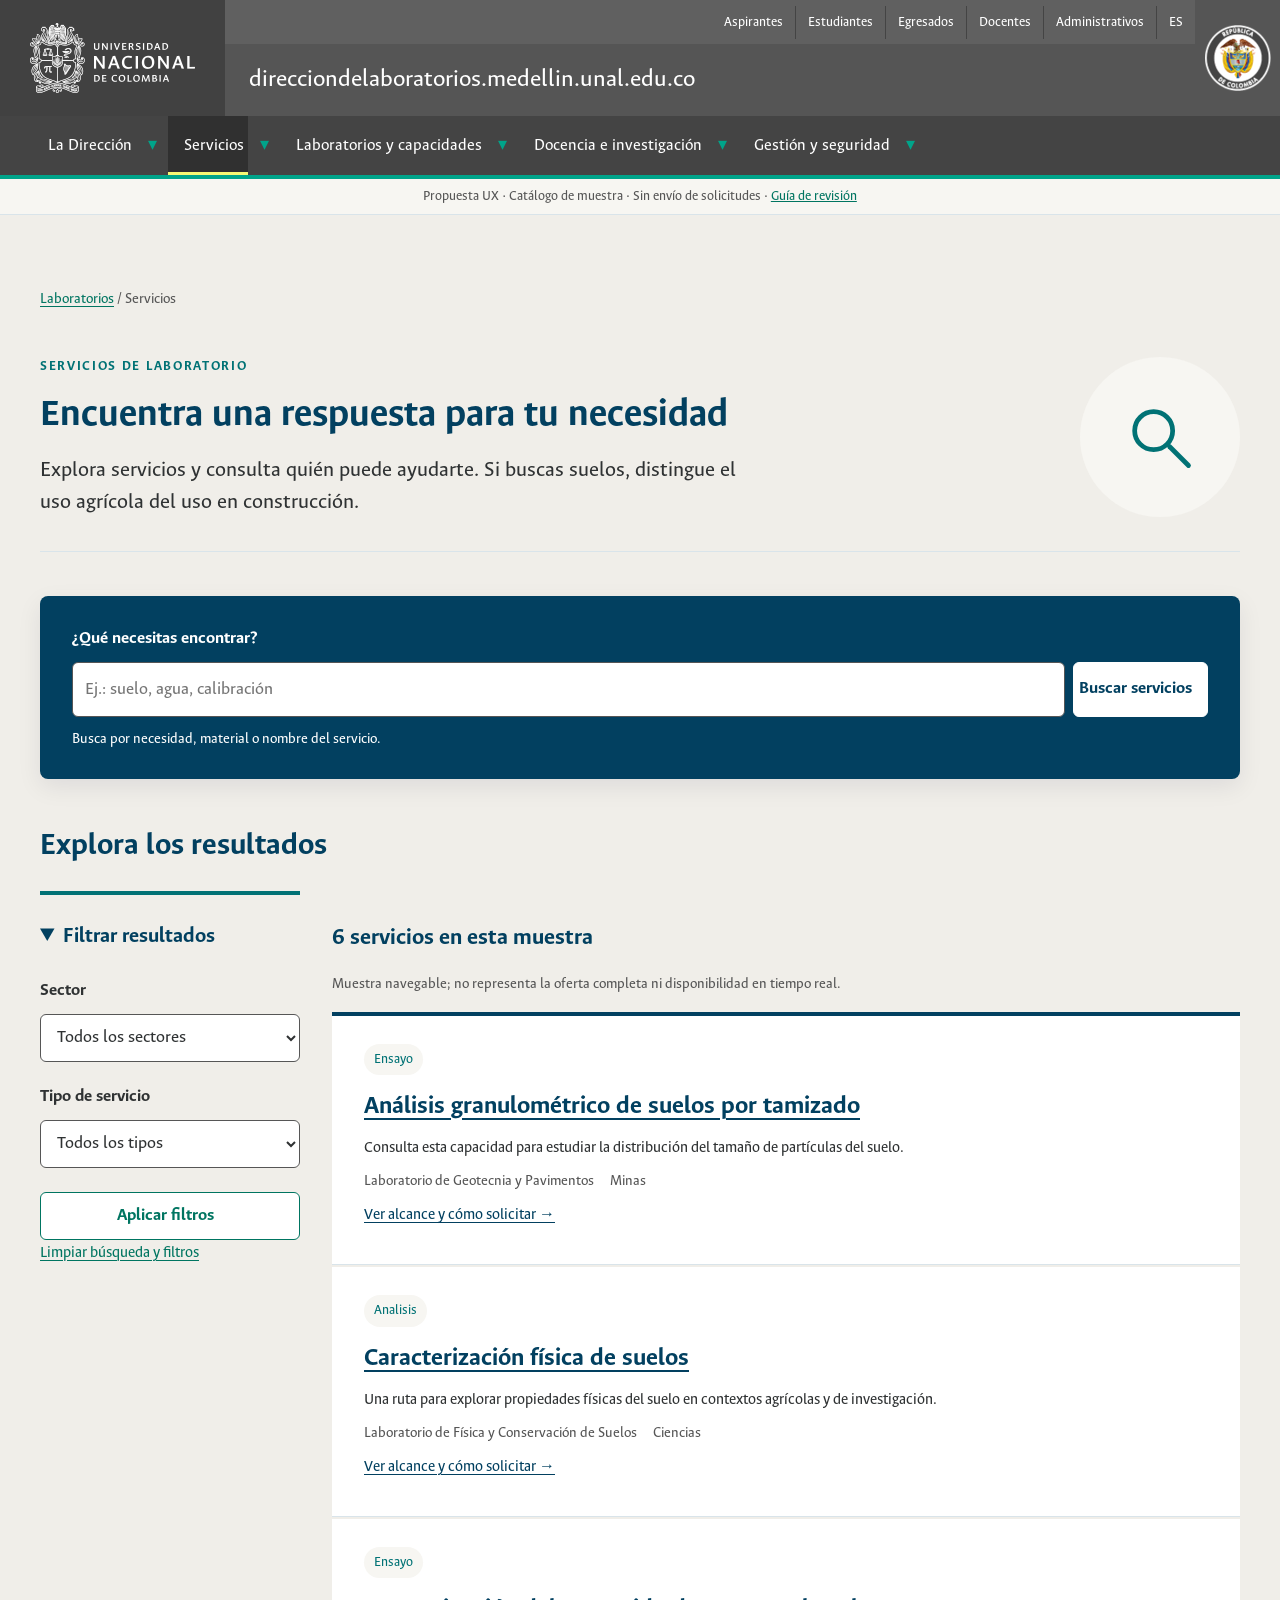
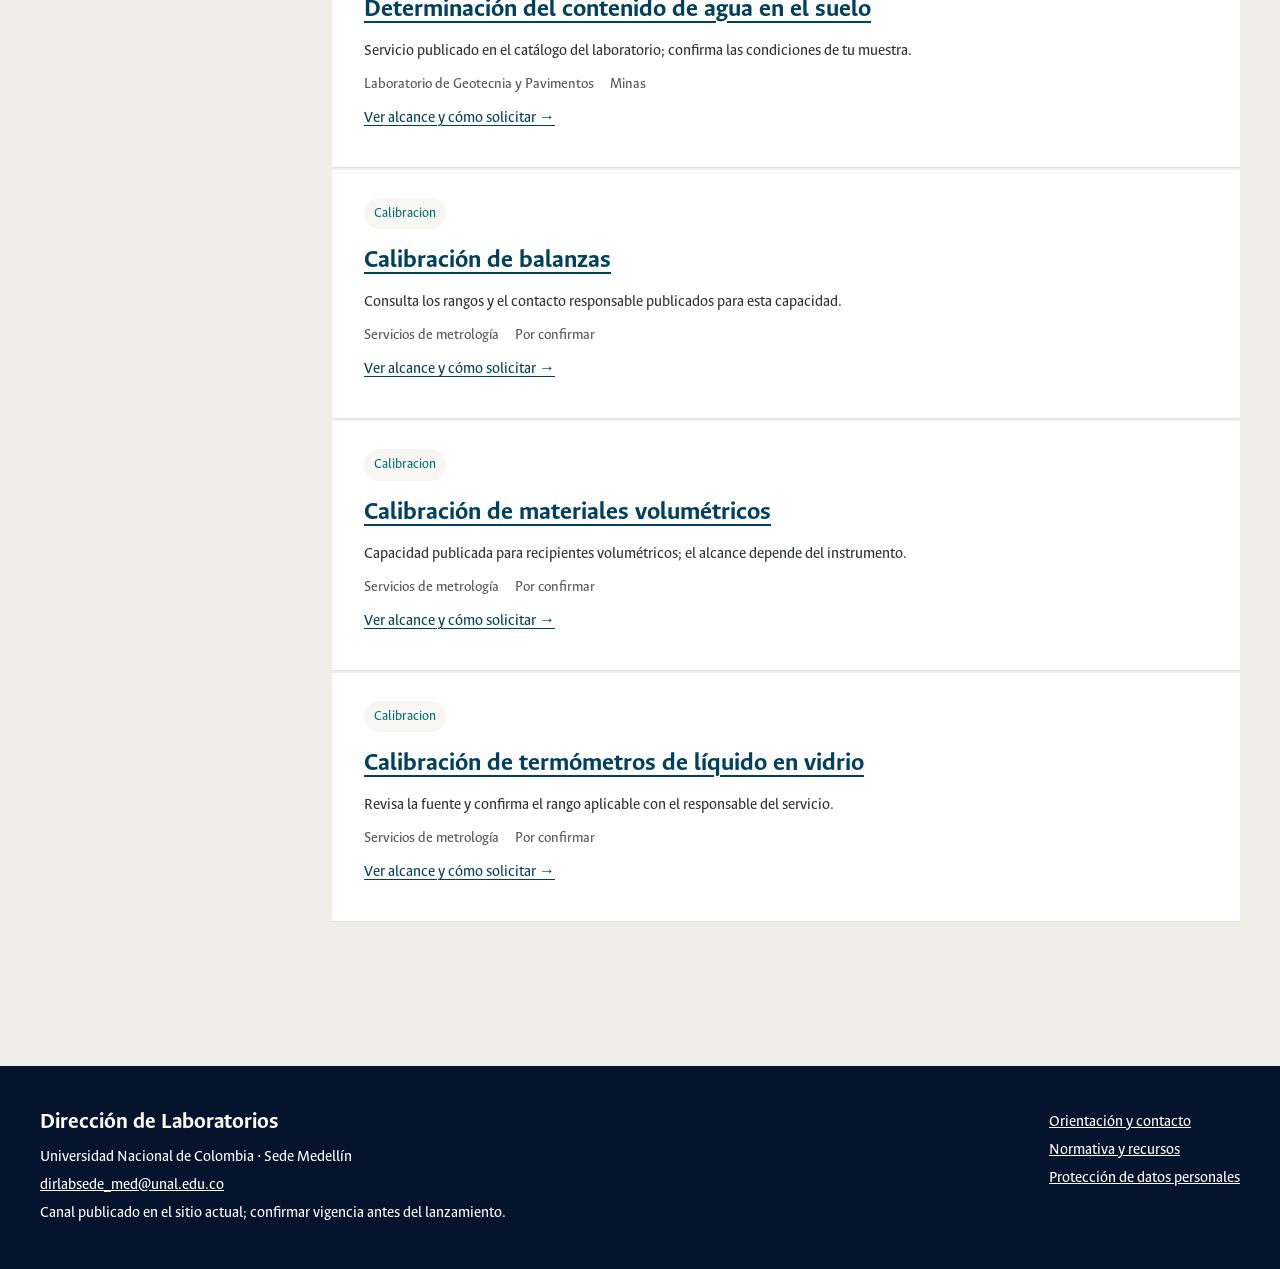
<file: mockups/servicios.html>
<!doctype html><html lang="es"><head><meta charset="utf-8"><meta name="viewport" content="width=device-width,initial-scale=1"><meta name="robots" content="noindex,nofollow"><title>Servicios · Propuesta DIRLAB</title><link rel="stylesheet" href="assets/fonts.css"><link rel="stylesheet" href="assets/sede-base.css"><link rel="stylesheet" href="assets/dirlab.css"><link rel="stylesheet" href="assets/preview.css"><script defer src="assets/catalogo.js"></script><script defer src="assets/prototipo.js"></script></head><body class="dl-preview"><a class="preview-skip" href="#contenido">Saltar al contenido</a><header class="preview-header"><a class="preview-logo" href="https://unal.edu.co/"><img src="assets/escudoUnal.png" alt="Universidad Nacional de Colombia"></a><nav class="preview-audiences" aria-label="Públicos institucionales"><a href="https://aspirantes.unal.edu.co/">Aspirantes</a><a href="https://medellin.unal.edu.co/estudiantes/">Estudiantes</a><a href="https://medellin.unal.edu.co/egresados">Egresados</a><a href="https://medellin.unal.edu.co/docentes/">Docentes</a><a href="https://medellin.unal.edu.co/administrativos/">Administrativos</a><span style="padding:6px 12px">ES</span></nav><div class="preview-domain"><a href="index.html">direcciondelaboratorios.medellin.unal.edu.co</a></div><div class="preview-seal"><img src="assets/sealColombia.png" alt="Escudo de la República de Colombia"></div></header><nav class="preview-nav" aria-label="Navegación de Laboratorios"><div class="preview-desktop"><div class="preview-nav-item"><a href="direccion.html">La Dirección</a><details class="preview-dropdown"><summary aria-label="Submenú de La Dirección"><span aria-hidden="true">▾</span></summary><div class="preview-submenu"><a href="direccion.html">Conoce la Dirección</a><a href="direccion.html#impacto">Proyectos e impacto</a><a href="contacto.html">Orientación y contacto</a></div></details></div><div class="preview-nav-item"><a href="servicios.html" aria-current="page">Servicios</a><details class="preview-dropdown"><summary aria-label="Submenú de Servicios"><span aria-hidden="true">▾</span></summary><div class="preview-submenu"><a href="servicios.html">Buscar servicios</a><a href="solicitar.html">Cómo solicitar un servicio</a><a href="contacto.html">Orientación y contacto</a></div></details></div><div class="preview-nav-item"><a href="laboratorios.html">Laboratorios y capacidades</a><details class="preview-dropdown"><summary aria-label="Submenú de Laboratorios y capacidades"><span aria-hidden="true">▾</span></summary><div class="preview-submenu"><a href="laboratorios.html">Directorio por facultad</a><a href="index.html#necesidades">Explorar por necesidad</a></div></details></div><div class="preview-nav-item"><a href="docencia.html">Docencia e investigación</a><details class="preview-dropdown"><summary aria-label="Submenú de Docencia e investigación"><span aria-hidden="true">▾</span></summary><div class="preview-submenu"><a href="docencia.html">Docencia e investigación</a><a href="docencia.html#practica">Preparar una práctica</a><a href="laboratorios.html">Buscar capacidades</a><a href="seguridad.html">Seguridad y buenas prácticas</a></div></details></div><div class="preview-nav-item"><a href="gestion.html">Gestión y seguridad</a><details class="preview-dropdown"><summary aria-label="Submenú de Gestión y seguridad"><span aria-hidden="true">▾</span></summary><div class="preview-submenu"><a href="gestion.html#apoyo">Apoyo de la Dirección</a><a href="gestion.html#herramientas">Herramientas institucionales</a><a href="seguridad.html">Seguridad y buenas prácticas</a><a href="gestion.html#actualizar">Actualizar información</a><a href="recursos.html">Procedimientos y aplicativos</a></div></details></div></div><details class="preview-mobile"><summary>Menú de Laboratorios</summary><div class="preview-mobile-items"><div class="preview-nav-item"><a href="direccion.html">La Dirección</a><details class="preview-dropdown"><summary aria-label="Submenú de La Dirección"><span aria-hidden="true">▾</span></summary><div class="preview-submenu"><a href="direccion.html">Conoce la Dirección</a><a href="direccion.html#impacto">Proyectos e impacto</a><a href="contacto.html">Orientación y contacto</a></div></details></div><div class="preview-nav-item"><a href="servicios.html" aria-current="page">Servicios</a><details class="preview-dropdown"><summary aria-label="Submenú de Servicios"><span aria-hidden="true">▾</span></summary><div class="preview-submenu"><a href="servicios.html">Buscar servicios</a><a href="solicitar.html">Cómo solicitar un servicio</a><a href="contacto.html">Orientación y contacto</a></div></details></div><div class="preview-nav-item"><a href="laboratorios.html">Laboratorios y capacidades</a><details class="preview-dropdown"><summary aria-label="Submenú de Laboratorios y capacidades"><span aria-hidden="true">▾</span></summary><div class="preview-submenu"><a href="laboratorios.html">Directorio por facultad</a><a href="index.html#necesidades">Explorar por necesidad</a></div></details></div><div class="preview-nav-item"><a href="docencia.html">Docencia e investigación</a><details class="preview-dropdown"><summary aria-label="Submenú de Docencia e investigación"><span aria-hidden="true">▾</span></summary><div class="preview-submenu"><a href="docencia.html">Docencia e investigación</a><a href="docencia.html#practica">Preparar una práctica</a><a href="laboratorios.html">Buscar capacidades</a><a href="seguridad.html">Seguridad y buenas prácticas</a></div></details></div><div class="preview-nav-item"><a href="gestion.html">Gestión y seguridad</a><details class="preview-dropdown"><summary aria-label="Submenú de Gestión y seguridad"><span aria-hidden="true">▾</span></summary><div class="preview-submenu"><a href="gestion.html#apoyo">Apoyo de la Dirección</a><a href="gestion.html#herramientas">Herramientas institucionales</a><a href="seguridad.html">Seguridad y buenas prácticas</a><a href="gestion.html#actualizar">Actualizar información</a><a href="recursos.html">Procedimientos y aplicativos</a></div></details></div></div></details></nav><div class="preview-notice">Propuesta UX · Catálogo de muestra · Sin envío de solicitudes · <a href="../index.html">Guía de revisión</a></div><main id="contenido" class="dirlab unal-page sede-article" data-page="servicios"><div class="dl-wrap"><nav class="dl-breadcrumb" aria-label="Migas de pan"><a href="index.html">Laboratorios</a> / Servicios</nav><div class="dl-page-intro"><div><p class="dl-eyebrow">Servicios de laboratorio</p><h1>Encuentra una respuesta para tu necesidad</h1><p class="dl-intro">Explora servicios y consulta quién puede ayudarte. Si buscas suelos, distingue el uso agrícola del uso en construcción.</p></div><div class="dl-intro-symbol"><span class="dl-icon" aria-hidden="true"><svg viewBox="0 0 24 24" fill="none" stroke="currentColor" stroke-width="1.5" stroke-linecap="round" stroke-linejoin="round"><circle cx="10" cy="10" r="6"/><path d="m15 15 6 6"/></svg></span></div></div><form class="dl-search" action="servicios.html" method="get"><label for="q">¿Qué necesitas encontrar?</label><div class="dl-search-row"><input id="q" name="q" type="search" value="" placeholder="Ej.: suelo, agua, calibración" autocomplete="off"><button class="unal-btn unal-btn--primary" type="submit">Buscar servicios</button></div><p class="dl-small dl-help">Busca por necesidad, material o nombre del servicio.</p></form><h2 class="inside-results-title">Explora los resultados</h2><div class="dl-layout"><form id="filters" class="dl-filters"><details open><summary>Filtrar resultados</summary><label for="sector">Sector</label><select name="sector" id="sector"><option value="">Todos los sectores</option><option value="construccion">Construcción e infraestructura</option><option value="ambiente">Ambiente y sostenibilidad</option><option value="agroindustria">Agroindustria y alimentos</option><option value="energia">Energía y minería</option><option value="manufactura">Manufactura y materiales</option><option value="otras">Otras capacidades</option></select><label for="tipo">Tipo de servicio</label><select name="tipo" id="tipo"><option value="">Todos los tipos</option><option value="ensayo">Ensayo</option><option value="analisis">Análisis</option><option value="calibracion">Calibración</option></select><button class="unal-btn unal-btn--secondary" type="submit">Aplicar filtros</button><p><a href="servicios.html">Limpiar búsqueda y filtros</a></p></details></form><div><p id="result-count" role="status" aria-live="polite">6 servicios en esta muestra</p><p class="dl-small">Muestra navegable; no representa la oferta completa ni disponibilidad en tiempo real.</p><div class="dl-results"><article class="dl-result" data-service="granulometria" data-sector="construccion" data-type="ensayo" data-search="Análisis granulométrico de suelos por tamizado suelo tierra geotecnia tamaño partículas pavimentos Laboratorio de Geotecnia y Pavimentos"><span class="dl-tag">Ensayo</span><h2><a href="servicio.html?id=granulometria">Análisis granulométrico de suelos por tamizado</a></h2><p>Consulta esta capacidad para estudiar la distribución del tamaño de partículas del suelo.</p><div class="dl-meta"><span>Laboratorio de Geotecnia y Pavimentos</span><span>Minas</span></div><p><a href="servicio.html?id=granulometria">Ver alcance y cómo solicitar →</a></p></article><article class="dl-result" data-service="fisica-suelos" data-sector="agroindustria" data-type="analisis" data-search="Caracterización física de suelos suelo tierra agricultura agua conservación Laboratorio de Física y Conservación de Suelos"><span class="dl-tag">Analisis</span><h2><a href="servicio.html?id=fisica-suelos">Caracterización física de suelos</a></h2><p>Una ruta para explorar propiedades físicas del suelo en contextos agrícolas y de investigación.</p><div class="dl-meta"><span>Laboratorio de Física y Conservación de Suelos</span><span>Ciencias</span></div><p><a href="servicio.html?id=fisica-suelos">Ver alcance y cómo solicitar →</a></p></article><article class="dl-result" data-service="humedad" data-sector="construccion" data-type="ensayo" data-search="Determinación del contenido de agua en el suelo suelo humedad agua geotecnia Laboratorio de Geotecnia y Pavimentos"><span class="dl-tag">Ensayo</span><h2><a href="servicio.html?id=humedad">Determinación del contenido de agua en el suelo</a></h2><p>Servicio publicado en el catálogo del laboratorio; confirma las condiciones de tu muestra.</p><div class="dl-meta"><span>Laboratorio de Geotecnia y Pavimentos</span><span>Minas</span></div><p><a href="servicio.html?id=humedad">Ver alcance y cómo solicitar →</a></p></article><article class="dl-result" data-service="balanzas" data-sector="manufactura" data-type="calibracion" data-search="Calibración de balanzas masa peso medición metrología calibracion Servicios de metrología"><span class="dl-tag">Calibracion</span><h2><a href="servicio.html?id=balanzas">Calibración de balanzas</a></h2><p>Consulta los rangos y el contacto responsable publicados para esta capacidad.</p><div class="dl-meta"><span>Servicios de metrología</span><span>Por confirmar</span></div><p><a href="servicio.html?id=balanzas">Ver alcance y cómo solicitar →</a></p></article><article class="dl-result" data-service="volumen" data-sector="manufactura" data-type="calibracion" data-search="Calibración de materiales volumétricos pipetas volumen metrologia calibración Servicios de metrología"><span class="dl-tag">Calibracion</span><h2><a href="servicio.html?id=volumen">Calibración de materiales volumétricos</a></h2><p>Capacidad publicada para recipientes volumétricos; el alcance depende del instrumento.</p><div class="dl-meta"><span>Servicios de metrología</span><span>Por confirmar</span></div><p><a href="servicio.html?id=volumen">Ver alcance y cómo solicitar →</a></p></article><article class="dl-result" data-service="termometros" data-sector="energia" data-type="calibracion" data-search="Calibración de termómetros de líquido en vidrio temperatura metrologia energía Servicios de metrología"><span class="dl-tag">Calibracion</span><h2><a href="servicio.html?id=termometros">Calibración de termómetros de líquido en vidrio</a></h2><p>Revisa la fuente y confirma el rango aplicable con el responsable del servicio.</p><div class="dl-meta"><span>Servicios de metrología</span><span>Por confirmar</span></div><p><a href="servicio.html?id=termometros">Ver alcance y cómo solicitar →</a></p></article></div><div id="empty" class="dl-empty" hidden><h2>No encontramos coincidencias en esta muestra</h2><p>Prueba con otro término o elimina los filtros. Esto no significa que la Universidad no tenga esa capacidad.</p><div class="dl-actions"><a href="servicios.html" class="unal-btn unal-btn--secondary">Limpiar búsqueda</a><a href="contacto.html" class="unal-btn unal-btn--primary">Pedir orientación</a></div></div></div></div></div></main><footer class="preview-footer"><div><strong>Dirección de Laboratorios</strong><p>Universidad Nacional de Colombia · Sede Medellín</p><p><a href="mailto:dirlabsede_med@unal.edu.co">dirlabsede_med@unal.edu.co</a></p><p>Canal publicado en el sitio actual; confirmar vigencia antes del lanzamiento.</p></div><div><p><a href="contacto.html">Orientación y contacto</a></p><p><a href="recursos.html">Normativa y recursos</a></p><p><a href="https://unal.edu.co/tratamiento-de-datos-personales.html">Protección de datos personales</a></p></div></footer></body></html>
</file>
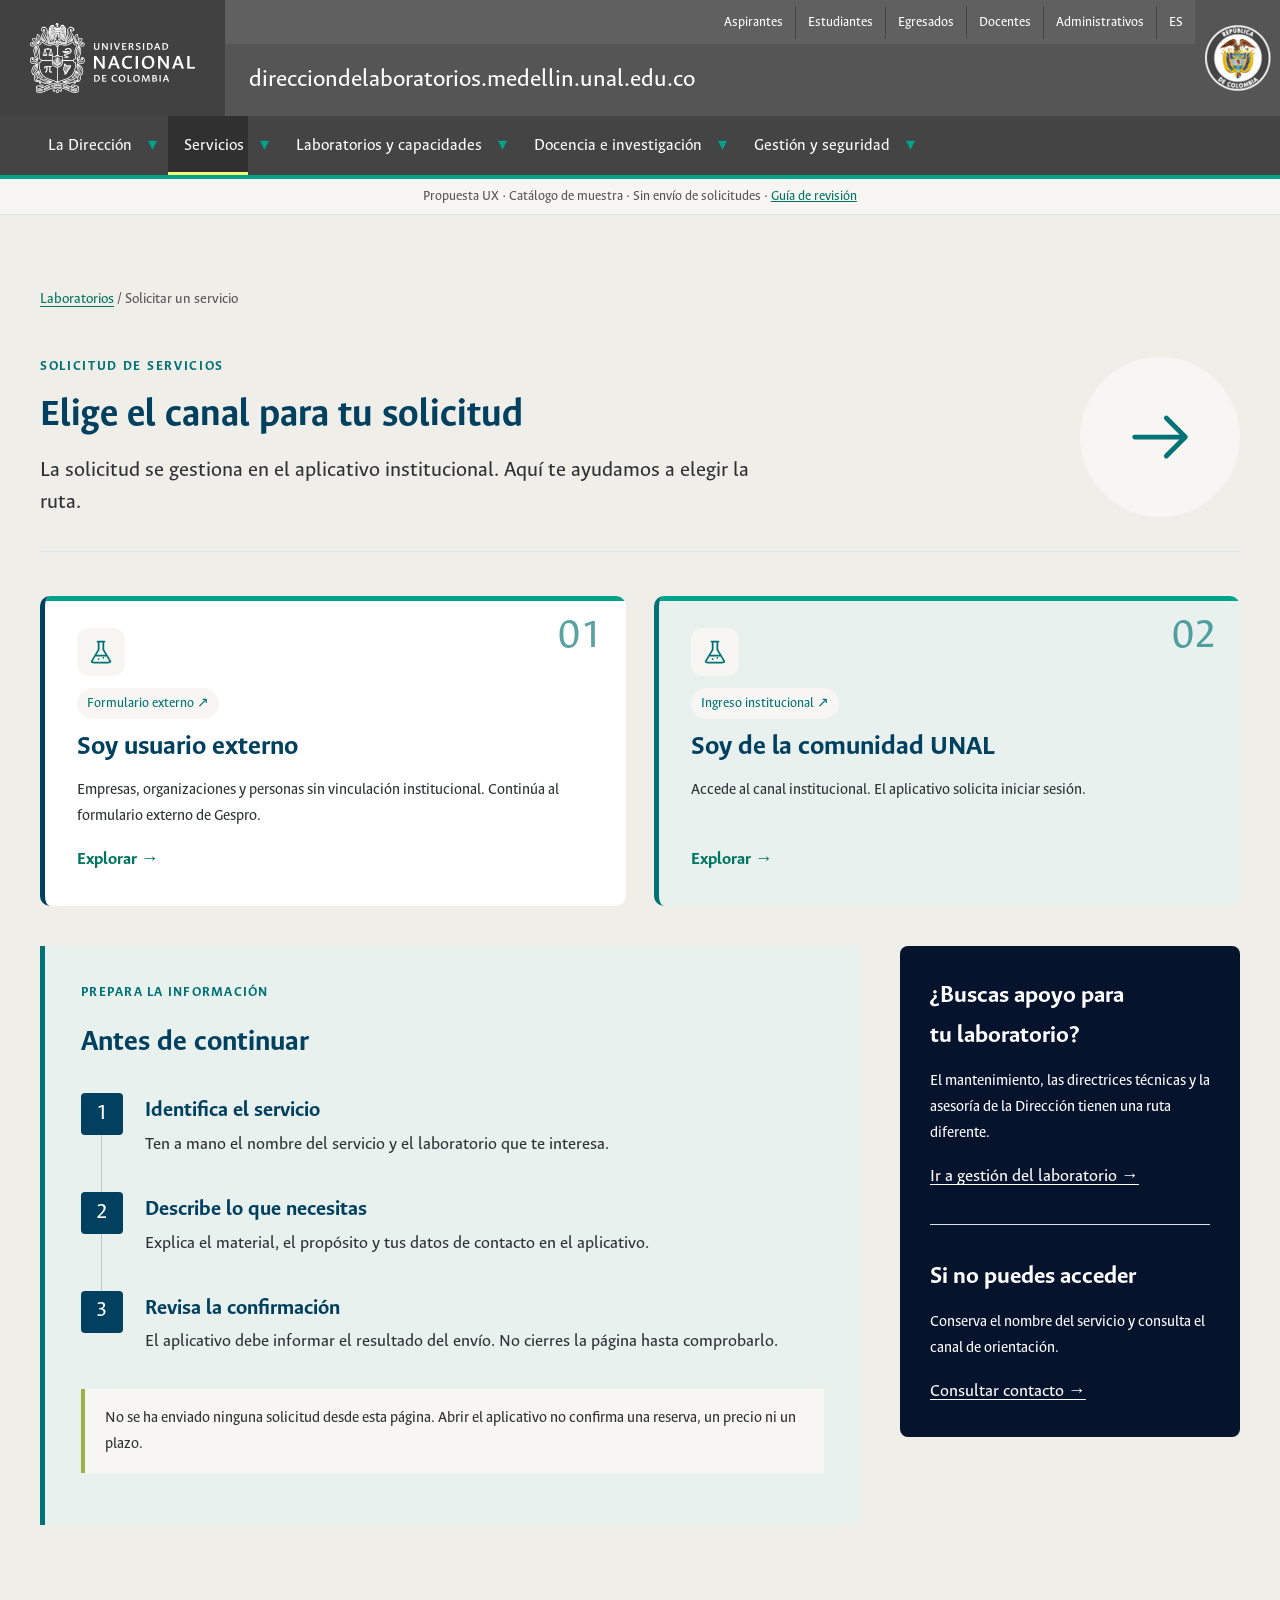
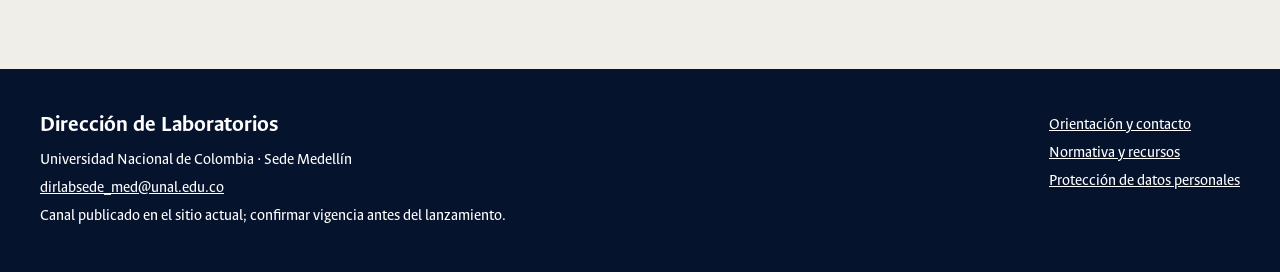
<file: mockups/solicitar.html>
<!doctype html><html lang="es"><head><meta charset="utf-8"><meta name="viewport" content="width=device-width,initial-scale=1"><meta name="robots" content="noindex,nofollow"><title>Solicitar un servicio · Propuesta DIRLAB</title><link rel="stylesheet" href="assets/fonts.css"><link rel="stylesheet" href="assets/sede-base.css"><link rel="stylesheet" href="assets/dirlab.css"><link rel="stylesheet" href="assets/preview.css"><script defer src="assets/catalogo.js"></script><script defer src="assets/prototipo.js"></script></head><body class="dl-preview"><a class="preview-skip" href="#contenido">Saltar al contenido</a><header class="preview-header"><a class="preview-logo" href="https://unal.edu.co/"><img src="assets/escudoUnal.png" alt="Universidad Nacional de Colombia"></a><nav class="preview-audiences" aria-label="Públicos institucionales"><a href="https://aspirantes.unal.edu.co/">Aspirantes</a><a href="https://medellin.unal.edu.co/estudiantes/">Estudiantes</a><a href="https://medellin.unal.edu.co/egresados">Egresados</a><a href="https://medellin.unal.edu.co/docentes/">Docentes</a><a href="https://medellin.unal.edu.co/administrativos/">Administrativos</a><span style="padding:6px 12px">ES</span></nav><div class="preview-domain"><a href="index.html">direcciondelaboratorios.medellin.unal.edu.co</a></div><div class="preview-seal"><img src="assets/sealColombia.png" alt="Escudo de la República de Colombia"></div></header><nav class="preview-nav" aria-label="Navegación de Laboratorios"><div class="preview-desktop"><div class="preview-nav-item"><a href="direccion.html">La Dirección</a><details class="preview-dropdown"><summary aria-label="Submenú de La Dirección"><span aria-hidden="true">▾</span></summary><div class="preview-submenu"><a href="direccion.html">Conoce la Dirección</a><a href="direccion.html#impacto">Proyectos e impacto</a><a href="contacto.html">Orientación y contacto</a></div></details></div><div class="preview-nav-item"><a href="servicios.html" aria-current="page">Servicios</a><details class="preview-dropdown"><summary aria-label="Submenú de Servicios"><span aria-hidden="true">▾</span></summary><div class="preview-submenu"><a href="servicios.html">Buscar servicios</a><a href="solicitar.html">Cómo solicitar un servicio</a><a href="contacto.html">Orientación y contacto</a></div></details></div><div class="preview-nav-item"><a href="laboratorios.html">Laboratorios y capacidades</a><details class="preview-dropdown"><summary aria-label="Submenú de Laboratorios y capacidades"><span aria-hidden="true">▾</span></summary><div class="preview-submenu"><a href="laboratorios.html">Directorio por facultad</a><a href="index.html#necesidades">Explorar por necesidad</a></div></details></div><div class="preview-nav-item"><a href="docencia.html">Docencia e investigación</a><details class="preview-dropdown"><summary aria-label="Submenú de Docencia e investigación"><span aria-hidden="true">▾</span></summary><div class="preview-submenu"><a href="docencia.html">Docencia e investigación</a><a href="docencia.html#practica">Preparar una práctica</a><a href="laboratorios.html">Buscar capacidades</a><a href="seguridad.html">Seguridad y buenas prácticas</a></div></details></div><div class="preview-nav-item"><a href="gestion.html">Gestión y seguridad</a><details class="preview-dropdown"><summary aria-label="Submenú de Gestión y seguridad"><span aria-hidden="true">▾</span></summary><div class="preview-submenu"><a href="gestion.html#apoyo">Apoyo de la Dirección</a><a href="gestion.html#herramientas">Herramientas institucionales</a><a href="seguridad.html">Seguridad y buenas prácticas</a><a href="gestion.html#actualizar">Actualizar información</a><a href="recursos.html">Procedimientos y aplicativos</a></div></details></div></div><details class="preview-mobile"><summary>Menú de Laboratorios</summary><div class="preview-mobile-items"><div class="preview-nav-item"><a href="direccion.html">La Dirección</a><details class="preview-dropdown"><summary aria-label="Submenú de La Dirección"><span aria-hidden="true">▾</span></summary><div class="preview-submenu"><a href="direccion.html">Conoce la Dirección</a><a href="direccion.html#impacto">Proyectos e impacto</a><a href="contacto.html">Orientación y contacto</a></div></details></div><div class="preview-nav-item"><a href="servicios.html" aria-current="page">Servicios</a><details class="preview-dropdown"><summary aria-label="Submenú de Servicios"><span aria-hidden="true">▾</span></summary><div class="preview-submenu"><a href="servicios.html">Buscar servicios</a><a href="solicitar.html">Cómo solicitar un servicio</a><a href="contacto.html">Orientación y contacto</a></div></details></div><div class="preview-nav-item"><a href="laboratorios.html">Laboratorios y capacidades</a><details class="preview-dropdown"><summary aria-label="Submenú de Laboratorios y capacidades"><span aria-hidden="true">▾</span></summary><div class="preview-submenu"><a href="laboratorios.html">Directorio por facultad</a><a href="index.html#necesidades">Explorar por necesidad</a></div></details></div><div class="preview-nav-item"><a href="docencia.html">Docencia e investigación</a><details class="preview-dropdown"><summary aria-label="Submenú de Docencia e investigación"><span aria-hidden="true">▾</span></summary><div class="preview-submenu"><a href="docencia.html">Docencia e investigación</a><a href="docencia.html#practica">Preparar una práctica</a><a href="laboratorios.html">Buscar capacidades</a><a href="seguridad.html">Seguridad y buenas prácticas</a></div></details></div><div class="preview-nav-item"><a href="gestion.html">Gestión y seguridad</a><details class="preview-dropdown"><summary aria-label="Submenú de Gestión y seguridad"><span aria-hidden="true">▾</span></summary><div class="preview-submenu"><a href="gestion.html#apoyo">Apoyo de la Dirección</a><a href="gestion.html#herramientas">Herramientas institucionales</a><a href="seguridad.html">Seguridad y buenas prácticas</a><a href="gestion.html#actualizar">Actualizar información</a><a href="recursos.html">Procedimientos y aplicativos</a></div></details></div></div></details></nav><div class="preview-notice">Propuesta UX · Catálogo de muestra · Sin envío de solicitudes · <a href="../index.html">Guía de revisión</a></div><main id="contenido" class="dirlab unal-page sede-article" data-page="solicitar"><div class="dl-wrap"><nav class="dl-breadcrumb" aria-label="Migas de pan"><a href="index.html">Laboratorios</a> / Solicitar un servicio</nav><div class="dl-page-intro"><div><p class="dl-eyebrow">Solicitud de servicios</p><h1>Elige el canal para tu solicitud</h1><p class="dl-intro">La solicitud se gestiona en el aplicativo institucional. Aquí te ayudamos a elegir la ruta.</p></div><div class="dl-intro-symbol"><span class="dl-icon" aria-hidden="true"><svg viewBox="0 0 24 24" fill="none" stroke="currentColor" stroke-width="1.5" stroke-linecap="round" stroke-linejoin="round"><path d="M4 12h16m-6-6 6 6-6 6"/></svg></span></div></div><p id="request-context" class="dl-note" hidden></p><div class="dl-grid dl-grid--2 inside-choices"><a class="sede-card sede-card--link" href="https://gespro.unal.edu.co/sysunmed/en/unneoclassic/5595434886478a66134d082080122646/912983769647f56f488cf84000252620.php"><span class="dl-icon" aria-hidden="true"><svg viewBox="0 0 24 24" fill="none" stroke="currentColor" stroke-width="1.5" stroke-linecap="round" stroke-linejoin="round"><path d="M9 3h6m-5 0v7L4 20q0 1 2 1h12q2 0 2-1l-6-10V3M7 15h10"/><path d="M10 18h.01m4-1h.01"/></svg></span><span class="dl-tag">Formulario externo ↗</span><h3>Soy usuario externo</h3><p>Empresas, organizaciones y personas sin vinculación institucional. Continúa al formulario externo de Gespro.</p><span class="dl-arrow">Explorar →</span></a><a class="sede-card sede-card--link" href="https://gespro.unal.edu.co/external-cases/iniciar-sesion"><span class="dl-icon" aria-hidden="true"><svg viewBox="0 0 24 24" fill="none" stroke="currentColor" stroke-width="1.5" stroke-linecap="round" stroke-linejoin="round"><path d="M9 3h6m-5 0v7L4 20q0 1 2 1h12q2 0 2-1l-6-10V3M7 15h10"/><path d="M10 18h.01m4-1h.01"/></svg></span><span class="dl-tag">Ingreso institucional ↗</span><h3>Soy de la comunidad UNAL</h3><p>Accede al canal institucional. El aplicativo solicita iniciar sesión.</p><span class="dl-arrow">Explorar →</span></a></div><div class="dl-detail"><section class="inside-block inside-process"><p class="inside-label">Prepara la información</p><h2>Antes de continuar</h2><ol class="dl-steps"><li><strong>Identifica el servicio</strong>Ten a mano el nombre del servicio y el laboratorio que te interesa.</li><li><strong>Describe lo que necesitas</strong>Explica el material, el propósito y tus datos de contacto en el aplicativo.</li><li><strong>Revisa la confirmación</strong>El aplicativo debe informar el resultado del envío. No cierres la página hasta comprobarlo.</li></ol><p class="dl-note">No se ha enviado ninguna solicitud desde esta página. Abrir el aplicativo no confirma una reserva, un precio ni un plazo.</p></section><aside class="dl-panel"><h2>¿Buscas apoyo para tu laboratorio?</h2><p>El mantenimiento, las directrices técnicas y la asesoría de la Dirección tienen una ruta diferente.</p><a href="gestion.html">Ir a gestión del laboratorio →</a><hr class="dl-divider"><h2>Si no puedes acceder</h2><p>Conserva el nombre del servicio y consulta el canal de orientación.</p><a href="contacto.html">Consultar contacto →</a></aside></div></div></main><footer class="preview-footer"><div><strong>Dirección de Laboratorios</strong><p>Universidad Nacional de Colombia · Sede Medellín</p><p><a href="mailto:dirlabsede_med@unal.edu.co">dirlabsede_med@unal.edu.co</a></p><p>Canal publicado en el sitio actual; confirmar vigencia antes del lanzamiento.</p></div><div><p><a href="contacto.html">Orientación y contacto</a></p><p><a href="recursos.html">Normativa y recursos</a></p><p><a href="https://unal.edu.co/tratamiento-de-datos-personales.html">Protección de datos personales</a></p></div></footer></body></html>
</file>
<file: mockups/assets/fonts.css>
@font-face{
    font-family:"Ancizar_sans";
    src:url(ancizar-0.woff2) format("woff2");
    font-weight:300; font-style:normal; font-display:swap;
  }
@font-face{
    font-family:"Ancizar_sans";
    src:url(ancizar-1.woff2) format("woff2");
    font-weight:400; font-style:normal; font-display:swap;
  }
@font-face{
    font-family:"Ancizar_sans";
    src:url(ancizar-2.woff2) format("woff2");
    font-weight:700; font-style:normal; font-display:swap;
  }
</file>
<file: mockups/assets/sede-base.css>
@charset "UTF-8";

/* ========================================================================== 
   SISTEMA DE DISEÑO UNAL SEDE MEDELLÍN · 2026
   Capa base para Joomla 6 y compatibilidad con artículos existentes.
   ========================================================================== */

:root {
  /* Paleta institucional */
  --unal-azul-profundo: #06132D;
  --unal-azul-titulo: #024060;
  --unal-azul-subtitulo: #017275;
  --unal-verde-teal: #00A48A;
  --unal-verde-oliva: #9AB147;
  --unal-amarillo: #F7F874;
  --unal-fondo: #F0EEE9;
  --unal-fondo-suave: #F7F6F2;
  --unal-texto-cuerpo: #2F3233;
  --unal-texto-caption: #565656;
  --unal-borde: #D9E4EA;
  --unal-blanco: #FFFFFF;

  /* Variantes accesibles para texto y estados interactivos */
  --unal-enlace: #007561;
  --unal-enlace-hover: #00544C;
  --unal-error: #B23A2E;
  --unal-exito: #326B3A;
  --unal-foco: #006E63;

  /* Botones principales autorizados por el lineamiento */
  --unal-btn-horarios: #3EC6D9;
  --unal-btn-pago: #4CAF41;
  --unal-btn-bitacora: #1D3F72;
  --unal-btn-egresados: #F38B1D;

  /* Tipografía */
  --unal-font-principal: "Ancizar_sans", "Ancízar Sans", "Ancizar Sans", Tahoma, Geneva, sans-serif;
  --unal-text-xs: 0.75rem;
  --unal-text-sm: 0.875rem;
  --unal-text-base: 1rem;
  --unal-text-lg: 1.125rem;
  --unal-h6: 0.875rem;
  --unal-h5: 1.125rem;
  --unal-h4: clamp(20px, 19.17px + 0.22vw, 22px);
  --unal-h3: clamp(22px, 20.34px + 0.44vw, 26px);
  --unal-h2: clamp(26px, 23.51px + 0.66vw, 32px);
  --unal-h1: clamp(30px, 25.86px + 1.11vw, 40px);
  --unal-lh-h4: clamp(28px, 27.17px + 0.22vw, 30px);
  --unal-lh-h3: clamp(30px, 28.34px + 0.44vw, 34px);
  --unal-lh-h2: clamp(34px, 31.51px + 0.66vw, 40px);
  --unal-lh-h1: clamp(38px, 33.86px + 1.11vw, 48px);

  /* Espaciado base 4 px */
  --unal-space-1: 0.25rem;
  --unal-space-2: 0.5rem;
  --unal-space-3: 0.75rem;
  --unal-space-4: 1rem;
  --unal-space-5: 1.5rem;
  --unal-space-6: 2rem;
  --unal-space-7: 3rem;
  --unal-space-8: 4rem;

  /* Forma, elevación y composición */
  --unal-radius-sm: 0.375rem;
  --unal-radius-md: 0.625rem;
  --unal-radius-lg: 1rem;
  --unal-shadow-sm: 0 0.5rem 1.5rem rgba(6, 19, 45, 0.08);
  --unal-shadow-md: 0 1rem 2.5rem rgba(6, 19, 45, 0.12);
  --unal-gradiente: var(--unal-verde-teal);
  --unal-content-max: 80rem;
  --unal-color-primario-plantilla: var(--primary, var(--unal-azul-titulo));
  --unal-duracion-micro: 120ms;
  --unal-duracion-corta: 180ms;
  --unal-duracion-amplia: 320ms;
  --unal-easing: ease;

  /* Alias del sistema de diseño actualizado. Permiten que los componentes
     nuevos y los artículos existentes compartan una sola fuente de verdad. */
  --azul-profundo: var(--unal-azul-profundo);
  --azul-titulo: var(--unal-azul-titulo);
  --azul-subtitulo: var(--unal-azul-subtitulo);
  --verde-teal: var(--unal-verde-teal);
  --verde-teal-texto: var(--unal-enlace);
  --verde-oliva: var(--unal-verde-oliva);
  --amarillo: var(--unal-amarillo);
  --fondo: var(--unal-fondo);
  --texto-cuerpo: var(--unal-texto-cuerpo);
  --texto-caption: var(--unal-texto-caption);
  --borde: var(--unal-borde);
  --blanco: var(--unal-blanco);
  --font-principal: var(--unal-font-principal);
  --fs-h1: var(--unal-h1);
  --fs-h2: var(--unal-h2);
  --fs-h3: var(--unal-h3);
  --fs-h4: var(--unal-h4);
  --lh-h1: var(--unal-lh-h1);
  --lh-h2: var(--unal-lh-h2);
  --lh-h3: var(--unal-lh-h3);
  --lh-h4: var(--unal-lh-h4);
  --space-1: var(--unal-space-1);
  --space-2: var(--unal-space-2);
  --space-3: var(--unal-space-3);
  --space-4: var(--unal-space-4);
  --space-5: var(--unal-space-5);
  --space-6: var(--unal-space-6);
  --space-7: var(--unal-space-7);
  --space-8: var(--unal-space-8);
  --dur-micro: var(--unal-duracion-micro);
  --dur-corta: var(--unal-duracion-corta);
  --dur-amplia: var(--unal-duracion-amplia);

  /* Alias de compatibilidad con la plantilla y estilos publicados */
  --title-bg-color: var(--unal-verde-teal);
  --title-bg-act-color: var(--unal-enlace);
  --title-font-color: var(--unal-blanco);
  --title-font-act-color: var(--unal-blanco);
  --unal-red: var(--unal-error);
  --unal-yellow: var(--unal-amarillo);
  --unal-green: var(--unal-verde-oliva);
  --unal-green-gray: var(--unal-verde-teal);
  --unal-green-darker-gray: var(--unal-enlace);
  --unal-purple: var(--unal-azul-subtitulo);
  --unal-dark-blue: var(--unal-azul-profundo);
  --unal-white: var(--unal-blanco);
  --unal-text-title: 2.5rem;
  --unal-text-subtitle: 1.625rem;
  --unal-text-default: 1rem;
  --unal-text-menu: 1rem;
  --unal-text-small: 0.75rem;
  --unal-text-small2: 0.875rem;
}

body {
  background-color: var(--unal-fondo);
  color: var(--unal-texto-cuerpo);
  font-family: var(--unal-font-principal);
  line-height: 1.5;
}

/* Los títulos generales heredan el color principal configurado en la
   plantilla. La baja especificidad permite que héroes y componentes con
   fondo oscuro conserven sus colores de contraste particulares. */
:where(h1, h2, h3, h4, h5, h6) {
  color: var(--unal-color-primario-plantilla);
}

button,
input,
select,
textarea {
  font: inherit;
}

/* Base segura: no redefine .container, .row ni las columnas de Joomla. */
.unal-page,
.com-content-article,
.item-page {
  min-width: 0;
  max-width: 100%;
  color: var(--unal-texto-cuerpo);
  font-family: var(--unal-font-principal);
  overflow-wrap: anywhere;
}

.unal-page,
.unal-page *,
.unal-page *::before,
.unal-page *::after {
  box-sizing: border-box;
}

:where(.unal-page, .com-content-article, .item-page) :where(img, video, iframe, svg) {
  max-width: 100%;
  height: auto;
}

:where(.unal-page, .com-content-article, .item-page) :where(h1, h2, h3, h4, h5, h6) {
  margin-top: 0;
  margin-bottom: var(--unal-space-3);
  color: var(--unal-color-primario-plantilla);
  font-family: var(--unal-font-principal);
  font-weight: 700;
  text-wrap: balance;
}

:where(.unal-page, .com-content-article, .item-page) h1 { font-size: var(--unal-h1); line-height: var(--unal-lh-h1); }
:where(.unal-page, .com-content-article, .item-page) h2 { font-size: var(--unal-h2); line-height: var(--unal-lh-h2); }
:where(.unal-page, .com-content-article, .item-page) h3 { font-size: var(--unal-h3); line-height: var(--unal-lh-h3); color: var(--unal-color-primario-plantilla); }
:where(.unal-page, .com-content-article, .item-page) h4 { font-size: var(--unal-h4); line-height: var(--unal-lh-h4); color: var(--unal-color-primario-plantilla); }
:where(.unal-page, .com-content-article, .item-page) h5 { font-size: var(--unal-h5); line-height: 1.4; }
:where(.unal-page, .com-content-article, .item-page) h6 { font-size: var(--unal-h6); line-height: 1.55; letter-spacing: 0.06em; text-transform: uppercase; }

:where(.unal-page, .com-content-article, .item-page) p {
  color: var(--unal-texto-cuerpo);
  font-size: var(--unal-text-base);
  line-height: 1.625;
}

:where(.unal-page, .com-content-article, .item-page) a:not(.btn):not([class*="btn-"]) {
  color: var(--unal-enlace);
  text-decoration: underline;
  text-decoration-thickness: 0.08em;
  text-underline-offset: 0.18em;
}

:where(.unal-page, .com-content-article, .item-page) a:not(.btn):not([class*="btn-"]):hover {
  color: var(--unal-enlace-hover);
}

:where(a, button, input, select, textarea, summary):focus-visible {
  outline: 0.1875rem solid var(--unal-foco);
  outline-offset: 0.1875rem;
}

.visually-hidden,
.element-invisible {
  position: absolute !important;
  width: 1px !important;
  height: 1px !important;
  padding: 0 !important;
  margin: -1px !important;
  overflow: hidden !important;
  clip: rect(0, 0, 0, 0) !important;
  white-space: nowrap !important;
  border: 0 !important;
}

.visually-hidden-focusable:not(:focus):not(:focus-within) {
  position: absolute !important;
  width: 1px !important;
  height: 1px !important;
  overflow: hidden !important;
  clip: rect(0, 0, 0, 0) !important;
  white-space: nowrap !important;
}

/* Contenedor recomendado para artículos nuevos. */
.unal-page {
  width: 100%;
  margin-inline: auto;
}

.unal-page__inner {
  width: min(100%, var(--unal-content-max));
  min-width: 0;
  margin-inline: auto;
}

.unal-page__hero {
  position: relative;
  overflow: hidden;
  padding: clamp(2rem, 5vw, 4rem);
  border-radius: var(--unal-radius-md);
  background: var(--unal-azul-titulo);
  color: var(--unal-blanco);
}

.unal-page__hero::after,
.unal-divider {
  content: "";
  display: block;
  height: 0.375rem;
  border-radius: 999px;
  background: var(--unal-gradiente);
}

.unal-page__hero::after {
  position: absolute;
  inset: auto 0 0;
}

.unal-page__hero :where(h1, h2, h3, p) { color: var(--unal-blanco); }

.unal-grid {
  display: grid;
  grid-template-columns: repeat(auto-fit, minmax(min(100%, 14.375rem), 1fr));
  gap: var(--unal-space-5);
  min-width: 0;
}

.unal-card {
  position: relative;
  min-width: 0;
  overflow: hidden;
  border: 1px solid var(--unal-borde);
  border-radius: var(--unal-radius-md);
  background: var(--unal-blanco);
  box-shadow: var(--unal-shadow-sm);
}

.unal-card::before {
  content: "";
  display: block;
  height: 0.375rem;
  background: var(--unal-gradiente);
}

.unal-card__body { padding: var(--unal-space-5); }

.unal-btn {
  display: inline-flex;
  min-height: 2.75rem;
  align-items: center;
  justify-content: center;
  gap: var(--unal-space-2);
  padding: 0.6875rem 1.25rem;
  border: 2px solid transparent;
  border-radius: var(--unal-radius-sm);
  font-weight: 700;
  line-height: 1.2;
  text-align: center;
  text-decoration: none;
  cursor: pointer;
}

.unal-btn--primary { background: var(--unal-azul-titulo); color: var(--unal-blanco); }
.unal-btn--secondary { border-color: var(--unal-enlace); background: transparent; color: var(--unal-enlace-hover); }
.unal-btn--article { background: var(--unal-verde-oliva); color: var(--unal-azul-profundo); }
.unal-btn:hover { filter: brightness(0.94); text-decoration: none; }

.unal-callout {
  padding: var(--unal-space-5);
  border: 1px solid var(--unal-borde);
  border-left: 0.25rem solid var(--unal-verde-teal);
  border-radius: var(--unal-radius-md);
  background: var(--unal-blanco);
}

.unal-table-wrap {
  width: 100%;
  max-width: 100%;
  overflow-x: auto;
  border: 1px solid var(--unal-borde);
  border-radius: var(--unal-radius-md);
  background: var(--unal-blanco);
  -webkit-overflow-scrolling: touch;
}

.unal-table {
  width: 100%;
  border-collapse: collapse;
}

.unal-table :where(th, td) {
  padding: var(--unal-space-3) var(--unal-space-4);
  border-bottom: 1px solid var(--unal-borde);
  text-align: left;
  vertical-align: top;
}

.unal-table th { background: var(--unal-azul-titulo); color: var(--unal-blanco); }
.unal-table tbody tr:nth-child(even) { background: var(--unal-fondo-suave); }

.unal-accordion details {
  margin-bottom: var(--unal-space-3);
  overflow: hidden;
  border: 1px solid var(--unal-borde);
  border-radius: var(--unal-radius-sm);
  background: var(--unal-blanco);
}

.unal-accordion summary {
  padding: var(--unal-space-4) var(--unal-space-5);
  color: var(--unal-azul-titulo);
  font-weight: 700;
  cursor: pointer;
}

.unal-accordion details[open] summary { background: var(--unal-fondo-suave); }
.unal-accordion__content { padding: 0 var(--unal-space-5) var(--unal-space-5); }

@media (max-width: 56.25rem) {
  .unal-grid { grid-template-columns: repeat(2, minmax(0, 1fr)); }
}

@media (max-width: 37.5rem) {
  .unal-grid { grid-template-columns: minmax(0, 1fr); }
  .unal-btn { width: 100%; }
  .unal-page__hero { padding: var(--unal-space-6) var(--unal-space-5); }
}

@media (prefers-reduced-motion: reduce) {
  html { scroll-behavior: auto; }
  *, *::before, *::after {
    scroll-behavior: auto !important;
    animation-duration: 0.01ms !important;
    animation-iteration-count: 1 !important;
    transition-duration: 0.01ms !important;
  }
}

/*
* Hoja de estilos de sede - Oficina de telecomunicaciones de la sede Medellin
* En esta hoja se definen los estilos de la sede, el posicionamiento y 
* la estructura de los mismos
*/

/**  Estilos de la aplicación */
.tooltip {
	position: absolute;
	z-index: 1030;
	display: block;
	visibility: visible;
	font-size: 11px;
	line-height: 1.4;
	opacity: 0;
	background-color: var(--unal-amarillo);
	filter: alpha(opacity=0);
	-moz-border-radius: 3px;
	-webkit-border-radius: 3px;
	border-radius: 3px;
	padding: 4px;
}
/* .visually-hidden se define en la capa accesible 2026. */
.tooltip.in {
	opacity: 0.8;
	filter: alpha(opacity=80);
}

.tooltip.top {
	margin-top: -3px;
	padding: 5px 0;
}

.tooltip.right {
	margin-left: 3px;
	padding: 0 5px;
}

.tooltip.bottom {
	margin-top: 3px;
	padding: 5px 0;
}

.tooltip.left {
	margin-left: -3px;
	padding: 0 5px;
}

.pull-left {
	float: left;
}

/* .element-invisible se define en la capa accesible 2026. */



.clear {
	clear: both;
}

.left {
	float: left;
}

.right {
	float: right;
}

.right-sede>*,
.dep-row2-right>*,
.dep-2c-row2-right>*,
.component-right>* {
	float: right;
	width: 100%;
}

fieldset {
	padding: 1em;
	margin-top: 2em;
}

.searchintro {
	clear: both;

}



/** Estilo de los articulos y sus elementos **/

ul.actions li {
	display: inline;

}

.article-info dd {
	display: inline;
	padding: 0 5px;
	border-right: solid 1px var(--unal-borde);
}

.article-info {
	padding: 4px;
	margin: 0.5em;
	display: block;
	background: none !important;
}

.article-info-term {
	display: none;
}

.muted>.article-info {
	display: block;
	background: none !important;
}

/***********************************
* Posicionamiento de los elementos *
************************************/

/* Imagen superior de la plantilla*/
.backgroundTop {
	clear: both;
	width: 100%;
	margin: 0;
	padding: 0;
	box-sizing: border-box;
	position: relative !important;
}

#sede_bgtop {
	clear: both;
	width: 100%;
	margin: 0;
	padding: 0;
	box-sizing: border-box;
	position: relative !important;

}

.backgroundTopInside {
	color: #fff;
	position: absolute;
	width: auto !important;
	right: 80px;
	bottom: 0px;
	padding: 3px !important;
	z-index: 10;
}

.backgroundTop>* {
	width: 100%;
	max-width: 100% !important;
	margin: 0;
	padding: 0;
}


.transbox {
	background-color: rgba(255, 255, 255, 0.75);
	-webkit-transition: background-color 0.5s;
	transition: background-color 0.5s;
}

.transbox>.content {
	margin: 6px;
}

.transbox1 {
	margin: 20px;
	padding: 20px;
	background-color: rgba(255, 255, 255, 0.75);
	-webkit-transition: background-color 0.5s;
	transition: background-color 0.5s;
	border-radius: 5px;
}

.seven-row {
	vertical-align: middle;
}

.seven-row .col-md-3 {
	margin-top: 1em;
}


.component .transbox {
	border-radius: 5px;
	margin-right: 50px;
}

.transbox h1,
.transbox h2,
.transbox h3,
.transbox h4,
.transbox h5 {
	color: var(--unal-texto-cuerpo);
	font-family: var(--unal-font-principal);

}

.row>div>.transbox {
	padding: 0px;
	margin-left: 10px;
	margin-right: 0px;
	border-radius: 0 !important;

}

.transbox:hover {
	background-color: rgba(255, 255, 255, 0.9);
}

.darkbox,
.darkbox:hover {
	background-color: rgba(20, 20, 20, 0.7) !important;
	border-radius: 0 !important;
	color: #fff;
}

.darkbox h1,
.darkbox h2,
.darkbox h3,
.darkbox h4,
.darkbox h5,
.darkbox h6,
.darkbox h7,
.darkbox h8 {
	color: #fff;
}

.title_white {
	margin-left: 10px;
	padding: 0.5em 3em 0 3em;

	text-transform: uppercase;
	font-size: 1.2em;
	font-weight: bold;
	margin-bottom: -10px;
	color: var(--unal-texto-cuerpo);
	display: inline-block;
	background-color: rgba(230, 230, 230, 0.90);
	border-top: 1px solid var(--unal-verde-oliva);
	border-bottom: 2px solid var(--unal-verde-oliva);
}

.darkbox .table thead>tr>th,
.darkbox .table tbody>tr>th,
.darkbox .table tfoot>tr>th,
.darkbox .table thead>tr>td,
.darkbox .table tbody>tr>td,
.darkbox .table tfoot>tr>td {
	vertical-align: bottom;
	border-bottom: 1px solid #050505;
}

.darkbox .table-striped>tbody>tr:nth-child(odd)>td,
.darkbox.table-striped>tbody>tr:nth-child(odd)>th {
	background-color: rgba(0, 0, 0, 0.3);
}


.darkbox .table-hover>tbody>tr:hover>td,
.darkbox .table-hover>tbody>tr:hover>th {
	background-color: rgba(0, 0, 0, 0.7);
}

.transbox .content,
.transbox .title h3 {
	width: 100%;
	padding: px 9px;

}

.transbox .title h3 {
	padding: 10px 15px;
	background-color: var(--unal-texto-caption);
	color: #fff;
	font-size: 1.3em;
	font-weight: bold;
	padding-right: 50px;

}

.transbox .title {
	position: relative;
}

.transbox .title .image {
	padding: 10px 18px;
	color: #fff;
	font-size: 1.3em;
	font-weight: bold;
	position: absolute;
	top: 0;
	right: 0;
	width: 40px;
	height: 100%;
}

.chinche {
	background-image: url("../images/chinche.png");
	background-repeat: no-repeat;
	background-position: center center;
	background-size: 90%;
}


.site-url a {
	color: #fff;
}

#navbar-btn-group-sedes {
	position: absolute;
	right: 84px;
}

/* Ajuste de posición del submenú de Sedes - Solo en desktop */
@media (min-width: 768px) {
	.menu_sedes .dropdown-menu#sedes {
		left: -150px !important;
		right: auto !important;
	}
}



.width100 {
	max-width: 100% !important;
	width: 100px;
}

.width150 {
	max-width: 100% !important;
	width: 150px;
}

.width200 {
	max-width: 100% !important;
	width: 200px;
}

.width250 {
	max-width: 100% !important;
	width: 250px;
}


.width300 {
	max-width: 100% !important;
	width: 300px;
}

.width350 {
	max-width: 100% !important;
	width: 350px;
}

.width400 {
	max-width: 100% !important;
	width: 400px;
}

.width450 {
	max-width: 100% !important;
	width: 450px;
}

.width500 {
	max-width: 100% !important;
	width: 500px;
}

.width550 {
	max-width: 100% !important;
	width: 550px;
}

.width600 {
	max-width: 100% !important;
	width: 600px;
}

.width650 {
	max-width: 100% !important;
	width: 650px;
}

.width700 {
	max-width: 100% !important;
	width: 700px;
}

.width750 {
	max-width: 100% !important;
	width: 750px;
}

.width800 {
	max-width: 100% !important;
	width: 800px;
}

.width850 {
	max-width: 100% !important;
	width: 850px;
}

.width900 {
	max-width: 100% !important;
	width: 900px;
}

.width950 {
	max-width: 100% !important;
	width: 950px;
}


.btn-group * {
	max-width: none !important;
}

.prefooter,
.banner-1,
.banner-2 {
	padding: 0;
	margin: 0;
	width: 100%;
}

#unalTop {
	z-index: 10;
}

.prefooter {
	min-height: 60px;
}

.transbox hr {
	border-top: 1px solid var(--unal-texto-caption);
	padding: 0;
	margin-top: 0.5em;
	margin-bottom: 0.5em;
}

ul {
	line-height: 1.3em;
}

.ui-widget-content a {
	color: var(--unal-verde-oliva) !important;
}


.btn {
	padding: 6px 6px !important;
}



.nn_tabs-tab {
	border-bottom: none !important;
}

.jp-accordion h3 {
	font-size: 15px !important;
}

.tab-content,
.nn_tabs-toggle .active {
	background-color: var(--unal-borde) !important;
}




.jp-accordion a,
.nn_tabs-tab a {
	color: var(--unal-texto-caption) !important;

}


.tab-content {
	border-radius: 0 0 15px 15px !important;
}

.nn_tabs-toggle-inner {
	font-size: 14px;
	font-weight: bold;
}

.nn_tabs.top>ul.nav-tabs>li>a {
	background-color: var(--unal-borde);
}

.nn_tabs.top>ul.nav-tabs>li.active>a {
	background-color: var(--unal-fondo-suave) !important;
}


/* Gavick */

.nspPagination {
	width: 100%;
	display: block;
	text-align: center;
}

.nspPagination li {
	display: inline-block;
	-webkit-border-radius: 50%;
	-moz-border-radius: 50%;
	border-radius: 50%;
	cursor: pointer;
	float: none !important;
	height: 8px !important;
	margin: 1px 4px 0 0 !important;
	text-indent: -999em;
	width: 8px !important;
}


.nspBotInterface,
.nspTopInterface {
	clear: both;
	float: none !important;
	overflow: hidden;
}

.nspNext,
.nspPrev {
	display: none;
}


.ui-widget-content a {
	color: var(--unal-verde-oliva) !important;
}

.transbox1 .transbox {
	padding: 0;
}

.transbox h4 a,
.transbox h3 a,
.transbox h2 a,
.transbox h1 a {
	color: var(--unal-texto-cuerpo);
}

main .transbox .content h4 a {
	font-size: 18px;
}

.flexun {
	height: 60px
}


.navigation .btn {
	margin-left: 0px !important;
}

/* OBSOLETO: Estas reglas han sido movidas a layout-improvements.css con el nombre .home-layout
.home-right {
	vertical-align: bottom;
	position: absolute;
	bottom: 160px;

	text-align: right;
	width: 100%;
	padding-right: 20px;
}

.home-right>* {
	text-align: left;
}

.home-right>div {
	display: inline-block;
}
*/

@media (max-width: 800px) {
	.nspPagination {
		display: block !important;
	}
}

.tab-content * {
	max-width: 100%;
}



.title h1,
.title .transbox h2,
.title h3,
.title h4,
.title h5 {
	color: #fff !important;

}


#component {
	background-color: rgba(255, 255, 255, 0.8);
}

.transbox>.content>ul.menu {
	margin-left: 0px !important;
}

/*Minas Style*/

.info {
	background-color: var(--unal-texto-cuerpo);
	background-image: url(../images/bg-info.png);
	border-radius: 0 0 30px 0;
	background-repeat: no-repeat;
	background-position: 50% 0, 100% 100%;
	color: var(--unal-borde);
	padding: 45px 10px 20px;
	text-align: center;
	margin: 10px 0 30px;
}

.info h3 {
	color: var(--unal-borde) !important;
	font-style: italic;
	font-size: 22px;
	margin-top: 0;
}

.info h3:before {
	content: '';
}

.info a:hover {
	color: var(--unal-borde) !important;
}

.triangle-botom {
	color: var(--unal-texto-cuerpo);
	padding: 15px 30px 40px;
	margin: 20px 0;
	border-radius: 0 40px 0 40px;
}

.triangle-botom a {
	color: var(--unal-texto-cuerpo) !important;
}

.triangle-botom a:hover {
	color: #826200 !important;
	text-decoration: none !important;
}

.triangle-botom h2 {
	font-size: 35px;
	color: var(--unal-texto-cuerpo) !important;
}

.triangle-botom h2 strong {
	color: #ffffff;
	font-weight: normal;
}

.triangle-botom h2:before {
	content: '' !important;
	padding-right: 0;
}

.triangle-botom h3 {
	font-size: 30px !important;
	color: var(--unal-texto-cuerpo) !important;
	text-decoration: none;
	border-bottom: none !important;
}

.triangle-botom h3 strong {
	color: #ffffff;
	font-weight: normal;
}

.triangle-botom h3:before {
	color: #fff;
}

/*Ajustes de fabrik*/




#unalTop .btn-group:last-child {
	float: right;
	margin-right: 100px;
}

#unalTop .btn-group:last-child .caret {
	border-top-color: var(--primary) !important;
}

@media screen and (max-width: 767px) {
	#unalTop .btn-group:last-child {
		float: none;
		margin-right: 0;
	}
}



#imagen_fondo * {
	box-sizing: border-box;
}

#imagen_fondo {
	position: absolute;
	bottom: 130px;
	left: 5px;
	/*top: 118px;*/

	min-height: 50px;
}

#imagen_title {
	display: inline-block;
	margin: 0 40px 20px 0;
	padding: 8px;
	max-width: 750px;


}

#imagen_title a {
	color: #fff !important;
}

#imagen_title .desplegable_imagen {
	font-size: 30px;
	float: right;
	padding: 15px 25px 0 15px;
}

#imagen_title .desplegable_imagen * {
	padding: 0 !important;
	margin: 0 !important;
	line-height: 0.5em !important
}


#imagen_title:hover>.desplegable_imagen {
	display: inline;

}


@media (max-width: 991px) {
	/*#imagen_fondo{
	top: 100px;
}*/
}

@media (max-width: 800px) {
	#imagen_fondo {
		display: none;
	}
}


.imagen-logo {
	width: 40px;
	height: 40px;
	display: inline-block;
	background-image: url(../images/imagen-logo.png);
	background-position: center center;
	background-repeat: no-repeat;
	background-size: 30px;
	background-color: var(--unal-verde-oliva);
	margin: 2px;
}



.nspPagination li:hover,
.nspPagination li.active {
	background-color: #fff;
}

.card-body,
.com-users-login,
.com-users-reset,
.com-users-remind,
.fc_outer {
	color: var(--unal-texto-cuerpo) !important;
}

.card-body a,
.com-users-login a,
.com-users-reset a,
.com-users-remind a,
.fc_outer a {
	color: var(--unal-enlace) !important;
}

.card-body a:hover,
.com-users-login a:hover,
.com-users-reset a:hover,
.com-users-remind a:hover,
.fc_outer a:hover {
	color: var(--unal-enlace-hover) !important;
}

.unal-content img {
	max-width: 100%;
}



/* Estilo propio de HTML*/


.biselado {
	background: #2b2828;
	border: 5px outset #121111;
	text-align: center;
	border: 6px outset var(--unal-texto-cuerpo);
	color: white;

}

.un-padding {
	padding: 1em;
}

/*
.main-container {
	max-width: 1400px;
}*/

.transbox {
	color: var(--unal-texto-cuerpo);
}

.flex-grow {
	height: 100%;
}

.unal-header-top {
	margin: -35px 0 0 -15px;
	position: relative;
	width: 100%;
	overflow: hidden;
}

.unal-header-top img,
.unal-header-top video,
.unal-header-top iframe {
	max-width: 100%;
	height: auto;
	display: block;
}

@media (max-width: 991px) {
	.unal-header-top {
		margin: 0;
		padding: 0;
	}
}

@media (max-width: 767px) {
	.unal-header-top {
		margin: 0;
		padding: 0;
		width: 100%;
		margin-left: 0;
		margin-right: 0;
	}
}


/*Estilos UNAL 2023*/

/* Variables migradas al sistema institucional 2026. */


.unal-yellow-background {
	background-color: var(--unal-yellow);
	display: inline-block;
	padding: 4px;
}


.unal-yellow-line:after {
	content: "";
	border: 3px solid var(--unal-yellow);
	display: block;
	width: 120px;
}

.unal-purple-line:after {
	content: "";
	border: 3px solid var(--unal-purple);
	display: block;
	width: 120px;
}

.unal-red-line:after {
	content: "";
	border: 3px solid var(--unal-red);
	display: block;
	width: 120px;
}


table.unal-table1,
.unal-table1 th,
.unal-table1 td {
        border: 1px solid var(--unal-azul-profundo);
        border-collapse: collapse;
        padding: 5px;
}

.unal-table1 th {
        background-color: var(--unal-azul-profundo);
        color: white;
        letter-spacing: .2em;
        text-align: center;
        padding: 5px;

    }

.unal-table1 tr:hover {
        background-color: var(--unal-amarillo);
    }



/* La tipografía general de los artículos se define en la capa base 2026.
   Los divisores decorativos solo aparecen cuando se usa una clase de
   componente; ya no se dibuja una línea automática debajo de cada h1. */
main {
	font-size: var(--unal-text-default);
}


.unal-content-bottom {
	background-color: var(--unal-dark-blue);
	color: white;
	padding: 2em;
	font-size: var(--unal-text-small);

}

.unal-content-bottom a {
	font-weight: bold;
	color: white;
}


.unal-content-bottom-gray {
	background-color: var(--unal-white);
	padding: 2em;
	font-size: var(--unal-text-small);
	color: var(--unal-dark-blue);
	width: 100%;
	max-width: 100%;
	margin: 0;
	box-sizing: border-box;

}

.unal-content-bottom-gray a {
	font-weight: bold;
	color: var(--unal-dark-blue);

}



.mod-unal-top-menu li {
	font-size: var(--unal-text-subtitle);
}

.unal-box {
	padding: 1em;
	background-color: var(--unal-white);

}


.unal-content-box {
	background-color: var(--unal-white);
	display: inline-block;
	padding: 0.5em 1em;
	margin: 1em;
}

.unal-info-icon {
	background-image: url(../images/unal/info-btn-white.svg);
	width: 90px;
	height: 90px;
	background-size: cover;
	display: inline-block;
}

.unal-info-icon-blue {
	background-image: url(../images/unal/info-btn.svg);
	width: 90px;
	height: 90px;
	background-size: cover;
	display: inline-block;
}

.unal-info-icon-purple {
	background-image: url(../images/unal/info-p.svg);
	width: 90px;
	height: 90px;
	background-size: cover;
	display: inline-block;
}


.unal-clock-icon-purple {
	background-image: url(../images/unal/clock.svg);
	width: 90px;
	height: 90px;
	background-size: cover;
	display: inline-block;
}


.unal-btn {
	background-color: var(--unal-purple);
	color: white !important;
	padding: 7px 15px 7px 5px !important;

}

.border-purple {
	border-bottom: 5px solid var(--unal-purple);
	;
	margin-bottom: 10px;
}

.round {
	border-radius: 10px;
}

.unal-btn-blue {
	background-color: var(--unal-dark-blue);
	display: inline-block;
	text-align: center;
}

.btn.unal-btn a {
	color: white !important;
}

.unal-btn:hover,
.unal-btn a:hover {
	color: var(--unal-borde) !important;

}

.unal-icon-download {
	background-image: url(../images/unal/download.svg);
	background-size: cover;

	display: inline-block;
	margin: 3px 10px -5px 3px;
	width: 20px;
	height: 19px;
}

/* Navegación */
.unal-menu-disposition-2 .unal-menu-opener {
	margin: 0px -15px 0px -15px;
}

.unal-menu-opener {

	display: none;
}

.unal-menu-opener .icon {
	float: right;
	margin-right: 30px;
	padding: 5px;
	;
}

.unal-menu-opener .icon {
	display: inline-block;
	cursor: pointer;
}

.unal-menu-opener .icon .bar1,
.unal-menu-opener .icon .bar2,
.unal-menu-opener .icon .bar3 {
	width: 35px;
	height: 5px;
	background-color: #FFF;
	margin: 6px 0;
	transition: 0.4s;
}

/* Rotate first bar */
.unal-menu-opener .change .bar1 {
	transform: translate(0, 11px) rotate(-45deg);
}

/* Fade out the second bar */
.unal-menu-opener .change .bar2 {
	opacity: 0;
}

/* Rotate last bar */
.unal-menu-opener .change .bar3 {
	transform: translate(0, -11px) rotate(45deg);
}


.unal-top-nav {
	display: flex;
	list-style-type: none;
	margin: 0px -15px 0px -15px;
	align-items: stretch;
	flex-direction: row;
	font-weight: 200;
	font-style: italic;
	padding-inline-start: 0px;



}

.unal-top-nav>li {
	border: 1px solid #FFF;
	flex: 1 1 0;
	width: 0;

	padding: 8px 15px;
	display: block;
	text-align: center;
	line-height: 0.9em;
	word-wrap: break-word;
	max-width: 400px;
	display: flex;
	justify-content: center;
	align-items: center;
	margin-left: -1px;


}

.unal-top-nav>li.active {
	border: none;
}


.unal-top-nav a {
	font-size: var(--unal-text-menu);


}

/*Ajuste de los elementos del home*/
.unal-home-img{
	max-height: 180px;
	overflow: hidden;
	position: relative;
}

.unal-home-date{
	position: absolute ;
	right: 20px;
	bottom: 10px;
	font-size: var(--unal-text-default);
	color: white;
	text-shadow: var(--unal-texto-cuerpo) 0px 0px 3px;
	font-weight: bold;

}
.unal-home-card{
	background-color: var(--unal-white);
	display: flex;
	flex-direction: column;
	height: 100%;
	align-self: stretch;
	border-bottom: 10px solid white;
	cursor: pointer; 
	

}
.stretch-content {
	justify-content: stretch;
	
}

.unal-home-title {
    margin: 10px 15px;
    font-size: var(--unal-text-default);
    font-weight: bold;
    color: var(--unal-dark-blue);
    line-height: 1em;
}

.unal-home-title:after {
    content: "";
    border: 2px solid var(--unal-red);
    display: block;
    width: 120px;
    margin: 10px 0;
}

.unal-home-desc{
	font-size: var(--unal-text-small);	
	margin: 0 10px 10px 10px;
	line-height: normal;
	text-align: justify;
}

.unal-home-buttons{
	margin-top: 10px;
}


.unal-home-buttons img{ 
	transition: transform .2s; /* Animation */
}
.unal-home-buttons img:hover{
	transform: scale(1.1);
}

@media only screen and (max-width: 850px) {
	.unal-home-buttons{
		margin-left: 15px !important;
	}
}

.dot-elastic {
	float: right;
	margin: 3px 15px;
	position: relative;
	width: 8px;
	height: 8px;
	border-radius: 4px;
	background-color: var(--unal-purple);
	color: var(--unal-purple);
	animation: dot-elastic 1s infinite linear;
  }
  .dot-elastic::before, .dot-elastic::after {
	content: "";
	display: inline-block;
	position: absolute;
	top: 0;
  }
  .dot-elastic::before {
	left: -15px;
	width: 8px;
	height: 8px;
	border-radius: 4px;
	background-color: var(--unal-purple);
	color: var(--unal-purple);
	animation: dot-elastic-before 1s infinite linear;
  }
  .dot-elastic::after {
	left: 15px;
	width: 8px;
	height: 8px;
	border-radius: 4px;
	background-color: var(--unal-purple);
	color: var(--unal-purple);
	animation: dot-elastic-after 1s infinite linear;
  }
  
.uk-panel li {
	list-style-type: disc;
}

/*Widgetkit*/

.uk-accordion .uk-accordion-title {
	background-color: var(--title-bg-color);
	color: var(--title-font-color) !important;
	padding: 10px 25px 10px 25px;
	font-style: italic;

}

.uk-accordion .uk-open .uk-accordion-title {
	background-color: var(--title-bg-act-color);
	color: var(--title-font-act-color) !important;
	padding: 10px 25px 10px 25px;
}



.uk-scope .uk-accordion>:nth-child(n+2) {
	margin-top: 10px !important;
}

.uk-scope .uk-accordion-title {
	font-size: var(--unal-text-default) !important;

}

.uk-scope .uk-accordion-title::before {
	background-image: url("data:image/svg+xml;charset=UTF-8,%3Csvg width='64px' height='64px' viewBox='0 0 24 24' fill='none' xmlns='http://www.w3.org/2000/svg'%3E%3Cg id='SVGRepo_bgCarrier' stroke-width='0'%3E%3C/g%3E%3Cg id='SVGRepo_tracerCarrier' stroke-linecap='round' stroke-linejoin='round'%3E%3C/g%3E%3Cg id='SVGRepo_iconCarrier'%3E%3Cpath d='M9 12H15' stroke='%23fff' stroke-width='2' stroke-linecap='round' stroke-linejoin='round'%3E%3C/path%3E%3Cpath d='M12 9L12 15' stroke='%23fff' stroke-width='2' stroke-linecap='round' stroke-linejoin='round'%3E%3C/path%3E%3Cpath d='M21 12C21 16.9706 16.9706 21 12 21C7.02944 21 3 16.9706 3 12C3 7.02944 7.02944 3 12 3C16.9706 3 21 7.02944 21 12Z' stroke='%23fff' stroke-width='2'%3E%3C/path%3E%3C/g%3E%3C/svg%3E") !important;
}



/*Switcher de Widgetkit*/

.unal-switcher {
	background-color: var(--unal-white);
}

.uk-scope .uk-subnav-pill>*>:first-child {
	color: white !important;
}

.uk-scope .uk-subnav-pill>*>:first-child:hover {
	color: var(--unal-texto-caption) !important;

}

.uk-scope .uk-margin {
	padding: 1em;
}

.uk-margin-remove-top {
	padding: 0em 1em 0em 1em;
}

.uk-subnav li a {
	color: white;
	font-style: italic;
	font-size: var(--unal-text-default) !important;
	padding: 10px 15px !important;
	font-weight: bold;

}


.uk-scope .uk-subnav>*>:first-child {
	text-transform: none !important;
}



.uk-subnav .uk-active {
	background-color: var(--unal-green-darker-gray) !important;

}

.uk-scope .uk-subnav {
	margin: 0px !important;
}

.uk-scope .uk-subnav>* {
	padding-left: 0 !important;
}

.uk-subnav {
	background-color: var(--unal-green-gray) !important;
}

.uk-subnav-pill .uk-active a {
	background-color: var(--unal-green-darker-gray) !important;
}


.uk-scope .uk-margin-small-top {
	max-width: 100%;
}

/*Side menu*/

.unal-side-menu {
	margin-left: 0;
}

.unal-content {
	display: flex;
	flex-direction: row;
	gap: 30px;
	width: 100%;
	max-width: 100%;
	min-width: 0;
}

.unal-side-menu {
	flex: 0 1 300px;
	width: 300px;
	max-width: 100%;
	min-width: 0;
}

.unal-content {
	flex-grow: 1;
}

.unal-side-menu {
	display: flex;
}

/* Menú para disposición vertical */

.unal-menu-disposition-2,
.unal-menu-disposition-2 .unal-top-nav>li {
	width: 100%;
}

.unal-menu-disposition-2 .unal-top-nav {
	margin: 0px;
}


.unal-menu-disposition-2 .unal-top-nav>li {
	border: none;
	text-align: left;
	font-style: normal;
}

.unal-menu-disposition-2 .unal-top-nav-item,
.unal-menu-disposition-2 .mod-unal-top-menu {
	display: block;
}

.unal-menu-disposition-2 .unal-top-nav>li.active>* {
	padding-left: 15px;
	font-weight: bold;
}

.unal-menu-disposition-2 .unal-top-nav>li {
	padding-top: 0px;
	padding-bottom: 0px;

}

.unal-menu-disposition-2 .unal-top-nav>li>* {
	padding: 5px 0 10px 0;
	display: block
}


.unal-menu-disposition-2 .unal-top-nav>li>* {
	padding: 15px 0 15px 0;
	display: block
}

.unal-menu-disposition-2 li:last-child{
	padding-bottom: 20px;
}

.unal-content-padding .main-container {
	min-width: 0;
	margin-left: 0 !important;
}


.unal-content-padding {
	padding: 2em;
}


.unal-menu-disposition-2 .unal-top-nav-item:after {
	content: "";
	border-bottom: 3px solid white;
	display: block;
	width: 50%;
}



.teachers-subtitle {
	font-weight: bold;
}

.teachers-cvlac {
	background-color: var(--unal-dark-blue);
	color: white !important;
	border-radius: 6px;
	display: inline-block;
	padding: 3px 10px;
	margin: 1em 0;
}

.teachers-cvlac a {
	color: white !important;
}

.teachers-subtitle2 {
	font-size: var(--unal-text-small);
	font-weight: bold;
}

.teachers-right h2 {
	margin-top: 5px !important;
	margin-bottom: 5px !important;

}

.teachers-right {
	font-size: var(--unal-text-small);
}
.unal-teacher-container{
line-height: 125%;
}

.main-container ul,
.main-container ol {
	margin-left: 0;
}

@media only screen and (max-width: 850px) {
	.unal-content {
		display: block;
		gap: 0;
	}

	.unal-side-menu {
		width: 100%;
		margin: 0px;
	}
}

.social-links img{ 
	transition: transform .2s; /* Animation */
}
.social-links img:hover{
	transform: scale(1.5);
}


@media only screen and (max-width: 850px) {
	.unal-content-padding .main-container {
		margin-left: 0px !important;
	}

	.unal-menu-opener {
		display: block;
	}

	.unal-menu-disposition-2 .mod-unal-top-menu {
		margin: 0;
	}


	.unal-top-nav>li {
		width: 100%;
		max-width: 100%;
	}

	.unal-top-nav {
		display: block;

	}

	.open-closed {
		display: none !important;
	}

	.unal-content-padding {
		padding: 0px;
	}

	.unal-menu-disposition-1 .unal-top-nav{
		margin: 0px;
	}
	
	
	.unal-content-bottom-gray {
		margin: 0px -15px -30px -15px;

	}

}

/* Fix for gavick*/

.gkNspPM-VideoList figcaption {
	min-height: 140px;
	;
}

/* Posgrados */

.posgrado-container {
	display: flex;
	flex-direction: row;
	background-color: white;
	-webkit-box-shadow: 3px 3px 3px 0px var(--unal-purple);
	-moz-box-shadow: 3px 3px 3px 0px var(--unal-purple);
	box-shadow: 3px 3px 3px 0px var(--unal-purple);
	margin: 12px 0;
}

.posgrado-image {
	width: 40%
}

.posgrado-body {
	width: 60%;
	padding: 1em;
	position: relative;
}

.posgrado-title {
	font-weight: bold;
	color: var(--unal-dark-blue);
	font-size: 17pt;
	margin-bottom: 5px;
    line-height: 1.1em;

}

	
.posgrado-ver-mas {
	position: absolute;
	bottom: 0px;
	right: 10px;

}
 .deut-profile-grid {
    display: grid;
    grid-template-columns: repeat(auto-fit, minmax(min(100%, 250px), 1fr));
    gap: 20px;
    justify-content: center;
  }
  .deut-profile-card {
    border: 2px solid var(--unal-enlace);
    padding: 15px;
    text-align: center;
    background-color: #ffffff;
    box-shadow: 0 4px 8px rgba(0,0,0,0.1);
    transition: transform 0.3s ease;
  }
  .deut-profile-card:hover {
    transform: translateY(-5px);
  }
  .deut-profile-card__image {
    border-radius: 50%;
    width: 200px;
    height: 200px;
    object-fit: cover;
    margin-bottom: 15px;
  }
  .deut-profile-card__name {
    color: #1c3669;
    font-size: 18px;
    font-weight: bold;
    font-family: var(--unal-font-principal);
    margin-bottom: 10px;
  }
  .deut-profile-card__description {
    color: var(--unal-enlace);
    font-size: 14px;
    font-family: var(--unal-font-principal);
    margin-bottom: 10px;
  }
  .deut-profile-card__group {
    color:#0d6759;
    font-size: 14px;
    font-weight: bold;
    font-family: var(--unal-font-principal);
  }
  /* add 19/03/2025*/
  .section-vida {
            padding: 20px;
            margin: 20px;
            border-radius: 10px;
            box-shadow: 0 4px 8px rgba(0, 0, 0, 0.1);
        }

        /* Fondo para cada sección */
        .decanatura {
            background-color: #ccf5fb; 
        }
	
	.secretaria-facultad {
            background-color: #30a5e8; 
        }

        .vicedecanatura-academica {
            background-color: #75c3f1; 
        }

        .vicedecanatura-investigacion {
            background-color: var(--unal-azul-titulo); 
        }

        .departamento-ciencias {
            background-color: #ccf5fb; 
        }

        .direccion-bienestar {
            background-color: #30a5e8; 
        }

        .comunicaciones {
            background-color: #75c3f1; 
        }

		/* actualizacion 20/03/2025*/
		/* Pharmacy Program Styles - Prefix used to avoid conflicts */
.pharmacy-program * {
    box-sizing: border-box;
}

.pharmacy-program {
    max-width: 1200px;
    margin: 0 auto;
    padding: 20px;
    line-height: 1.6;
    font-family: var(--unal-font-principal);
}

.pharmacy-title-container {
    background-color: #2ec2f5;
    border: 3px dashed #63f8ed;
    padding: 30px 20px;
    margin-bottom: 30px;
    text-align: center;
    border-radius: 5px;
    transition: background-color 0.3s ease;
}

.pharmacy-title {
    color: #ffffff;
    font-family: var(--unal-font-principal);
    font-size: 36px;
    font-weight: bold;
    margin: 0;
    padding: 0;
}

.pharmacy-section {
    margin-bottom: 30px;
}

.pharmacy-section-title {
    font-size: 20px;
    margin-bottom: 15px;
    color: var(--unal-texto-cuerpo);
    border-bottom: 2px solid #2ec2f5;
    padding-bottom: 5px;
}

.pharmacy-content-paragraph {
    margin-bottom: 20px;
    text-align: justify;
}

.pharmacy-list {
    padding-left: 20px;
    margin-bottom: 20px;
    list-style-type: disc;
}

.pharmacy-list li {
    margin-bottom: 15px;
}

.pharmacy-download-link {
    display: inline-block;
    background-color: #2ec2f5;
    color: white !important; /* Override Joomla link colors */
    padding: 10px 20px;
    text-decoration: none;
    border-radius: 5px;
    margin-top: 10px;
    transition: background-color 0.3s ease;
}

.pharmacy-download-link:hover {
    background-color: #63f8ed;
    text-decoration: none !important; /* Override Joomla hover styles */
}

/* Responsive styles */
@media (max-width: 768px) {
    .pharmacy-title {
        font-size: 28px;
    }
    
    .pharmacy-section-title {
        font-size: 18px;
    }
}

@media (max-width: 480px) {
    .pharmacy-title {
        font-size: 24px;
    }
    
    .pharmacy-program {
        padding: 10px;
    }
}
/* Add these styles to your existing pharmacy-program CSS file */

/* Iframe container with responsive design */
.pharmacy-iframe-container {
    position: relative;
    width: 100%;
    height: 0;
    padding-bottom: 56.25%; /* 16:9 aspect ratio by default */
    margin-bottom: 20px;
    overflow: hidden;
    border: 1px solid var(--unal-borde);
    border-radius: 5px;
}

/* Style for the curriculum iframe */
.pharmacy-curriculum-iframe {
    position: absolute;
    top: 0;
    left: 0;
    width: 100%;
    height: 100%;
    border: none;
    background-color: var(--unal-fondo-suave);
}

/* For PDF documents, a taller aspect ratio is often better */
.pharmacy-iframe-container.pdf {
    padding-bottom: 129%; /* Approximately A4 aspect ratio */
}

/* Responsive adjustments for the iframe */
@media (max-width: 768px) {
    .pharmacy-iframe-container {
        padding-bottom: 75%; /* Slightly taller on tablets */
    }
}

@media (max-width: 480px) {
    .pharmacy-iframe-container {
        padding-bottom: 100%; /* Square on mobile for better viewing */
    }
}
  /* add 19/03/2025*/
  .section-vida {
	padding: 20px;
	margin: 20px;
	border-radius: 10px;
	box-shadow: 0 4px 8px rgba(0, 0, 0, 0.1);
}

/* Fondo para cada sección */
.decanatura {
	background-color: #ccf5fb; 
}

.secretaria-facultad {
	background-color: #30a5e8; 
}

.vicedecanatura-academica {
	background-color: #75c3f1; 
}

.vicedecanatura-investigacion {
	background-color: var(--unal-azul-titulo); 
}

.departamento-ciencias {
	background-color: #ccf5fb; 
}

.direccion-bienestar {
	background-color: #30a5e8; 
}

.comunicaciones {
	background-color: #75c3f1; 
}

/* actualizacion 20/03/2025*/
/* Pharmacy Program Styles - Prefix used to avoid conflicts */
.pharmacy-program * {
box-sizing: border-box;
}

.pharmacy-program {
max-width: 1200px;
margin: 0 auto;
padding: 20px;
line-height: 1.6;
font-family: var(--unal-font-principal);
}

.pharmacy-title-container {
background-color: #2ec2f5;
border: 3px dashed #63f8ed;
padding: 30px 20px;
margin-bottom: 30px;
text-align: center;
border-radius: 5px;
transition: background-color 0.3s ease;
}

.pharmacy-title {
color: #ffffff;
font-family: var(--unal-font-principal);
font-size: 36px;
font-weight: bold;
margin: 0;
padding: 0;
}

.pharmacy-section {
margin-bottom: 30px;
}

.pharmacy-section-title {
font-size: 20px;
margin-bottom: 15px;
color: var(--unal-texto-cuerpo);
border-bottom: 2px solid #2ec2f5;
padding-bottom: 5px;
}

.pharmacy-content-paragraph {
margin-bottom: 20px;
text-align: justify;
}

.pharmacy-list {
padding-left: 20px;
margin-bottom: 20px;
list-style-type: disc;
}

.pharmacy-list li {
margin-bottom: 15px;
}

.pharmacy-download-link {
display: inline-block;
background-color: #2ec2f5;
color: white !important; /* Override Joomla link colors */
padding: 10px 20px;
text-decoration: none;
border-radius: 5px;
margin-top: 10px;
transition: background-color 0.3s ease;
}

.pharmacy-download-link:hover {
background-color: #63f8ed;
text-decoration: none !important; /* Override Joomla hover styles */
}

/* Responsive styles */
@media (max-width: 768px) {
.pharmacy-title {
font-size: 28px;
}

.pharmacy-section-title {
font-size: 18px;
}
}

@media (max-width: 480px) {
.pharmacy-title {
font-size: 24px;
}

.pharmacy-program {
padding: 10px;
}
}
/* Add these styles to your existing pharmacy-program CSS file */

/* Iframe container with responsive design */
.pharmacy-iframe-container {
position: relative;
width: 100%;
height: 0;
padding-bottom: 56.25%; /* 16:9 aspect ratio by default */
margin-bottom: 20px;
overflow: hidden;
border: 1px solid var(--unal-borde);
border-radius: 5px;
}

/* Style for the curriculum iframe */
.pharmacy-curriculum-iframe {
position: absolute;
top: 0;
left: 0;
width: 100%;
height: 100%;
border: none;
background-color: var(--unal-fondo-suave);
}

/* For PDF documents, a taller aspect ratio is often better */
.pharmacy-iframe-container.pdf {
padding-bottom: 129%; /* Approximately A4 aspect ratio */
}

/* Responsive adjustments for the iframe */
@media (max-width: 768px) {
.pharmacy-iframe-container {
padding-bottom: 75%; /* Slightly taller on tablets */
}
}

@media (max-width: 480px) {
.pharmacy-iframe-container {
padding-bottom: 100%; /* Square on mobile for better viewing */
}
}

/*24/07/2025*/
.equipo-container {
	width: 100%;
	max-width: 100%;
	min-width: 0;
	margin: 0 auto;
	padding: 0 16px;
	box-sizing: border-box;
	overflow-wrap: anywhere;
}
.h1-equipo {
	text-align: center;
	color: var(--unal-azul-titulo);
	font-size: 2.5em;
	margin-bottom: 20px;
	text-shadow: 2px 2px 4px rgba(0,0,0,0.1);
}
.h2-equipo {
	text-align: center;
	color: var(--unal-texto-cuerpo);
	font-size: 2em;
	margin: 40px 0 20px;
}
.h3-equipo {
	text-align: center;
	color: var(--unal-texto-cuerpo);
	font-size: 1.6em;
	margin: 40px 0 20px;
	text-transform: uppercase;
	letter-spacing: 1px;
	position: relative;
}
.h3-equipo::after {
	content: '';
	display: block;
	width: 80px;
	height: 3px;
	background: linear-gradient(90deg, var(--unal-verde-teal), var(--unal-verde-teal));
	border-radius: 2px;
	margin: 8px auto 0;
}
.equipo-container {
	display: flex;
	flex-wrap: wrap;
	gap: 20px;
	justify-content: center;
	margin: 0 auto;
	max-width: 1200px;
	padding: 0;
	box-sizing: border-box;
	min-width: 0;
}
.carta-equipo {
	flex: 1 1 280px;
	max-width: 300px;
	background: #fff;
	border-radius: 15px;
	box-shadow: 0 8px 25px rgba(0,0,0,0.15);
	padding: 20px;
	border: 1px solid rgba(96,190,177,0.3);
	display: flex;
	flex-direction: column;
	align-items: center;
	transition: transform 0.3s ease, box-shadow 0.3s ease, border-color 0.3s ease;
	animation: flotar-equipo 6s ease-in-out infinite;
	box-sizing: border-box;
	min-width: 0;
}
.carta-equipo:hover {
	transform: translateY(-12px);
	box-shadow: 0 15px 35px rgba(0,0,0,0.2);
	border-color: var(--unal-verde-teal);
}
.image-container {
	width: 100%;
	aspect-ratio: 300/332;
	perspective: 1000px;
	margin-bottom: 15px;
	position: relative;
	overflow: hidden;
	box-sizing: border-box;
}
.image-flip-inner {
	width: 100%;
	height: 100%;
	transform-style: preserve-3d;
	transition: transform 0.6s;
	border-radius: 12px;
}
.image-container:hover .image-flip-inner {
	transform: rotateY(180deg);
}
.image-front, .image-back {
	position: absolute;
	top: 0;
	left: 0;
	width: 100%;
	height: 100%;
	backface-visibility: hidden;
	border-radius: 12px;
}
.image-front img {
	width: 100%;
	height: 100%;
	object-fit: cover;
	border-radius: 12px;
	box-shadow: 0 4px 15px rgba(0,0,0,0.1);
	display: block;
	max-width: 100%;
	height: auto;
}
.image-back .contact-info a { color: #ffffff !important; text-decoration: underline; word-break: break-word; }
.image-back {
	transform: rotateY(180deg);
	background: linear-gradient(180deg, #2BABE3, var(--unal-verde-teal));
	color: #fff;
	display: flex;
	flex-direction: column;
	justify-content: center;
	align-items: center;
	padding: 15px;
	box-sizing: border-box;
	text-align: center;
}
.image-back .contact-info {
	font-size: 0.85rem;
	line-height: 1.4;
	word-break: break-word;
}
.image-back .contact-info strong {
	display: block;
	margin-bottom: 8px;
	font-size: 0.9rem;
}
.image-back .contact-info div {
	margin-bottom: 5px;
	white-space: normal;
}
.image-back a {
	color: inherit;
	text-decoration: underline;
}
.image-back .contact-info div:nth-child(2) {
	color: #ffffff !important;
	word-break: break-word;
}
.h4-equipo {
	margin: 10px 0;
	text-align: center;
	font-weight: bold;
	color: var(--unal-azul-titulo);
	font-size: 1.1em;
	line-height: 1.3;
}
.carta-equipo p {
	margin: 0;
	text-align: center;
	line-height: 1.4;
	color: var(--unal-azul-subtitulo);
	font-weight: bold;
}
@keyframes flotar-equipo {
	0%,100% { transform: translateY(0); }
	50% { transform: translateY(-8px); }
}
@media (max-width: 420px) {
	.h1-equipo { font-size: 1.8em; }
	.h3-equipo { font-size: 1.1em; margin: 28px 0 14px; }
	.carta-equipo { max-width: 100%; padding: 16px; }
}
/* 25/07/2025 */
.main-container-fcv {
display: block;
width: 100%;
max-width: 100%;
margin: 0;
padding: 0;
box-sizing: border-box;
overflow: hidden;
}

.container-fcv {
background: rgba(255, 255, 255, 0.95);
border-radius: 8px;
padding: 5px;
margin: 0;
box-shadow: 0 4px 8px rgba(0, 0, 0, 0.1);
backdrop-filter: blur(10px);
width: 100%;
max-width: 100%;
box-sizing: border-box;
overflow-x: hidden;
}

.table-wrapper-fcv {
width: 100%;
margin-bottom: 15px;
border: 1px solid var(--unal-borde);
border-radius: 8px;
overflow: hidden;
box-sizing: border-box;
overflow-x: auto;
}

.table-fcv {
width: 100%;
border-collapse: collapse;
background: white;
font-size: 18px;
min-width: 100%;
}

.table-fcv th,
.table-fcv td {
padding: 15px;
border-bottom: 1px solid var(--unal-borde);
vertical-align: top;
text-align: left;
word-wrap: break-word;
overflow-wrap: break-word;
}

.tr-fcv:nth-child(even) {
background-color: var(--unal-fondo-suave);
}

.tr-fcv:hover {
background-color: var(--unal-fondo-suave);
transition: all 0.3s ease;
}

.th-fcv {
background: linear-gradient(135deg, var(--unal-azul-titulo), var(--unal-texto-cuerpo));
color: white;
font-weight: 600;
font-size: 17px;
}

.dependencia-fcv {
font-weight: bold;
color: var(--unal-azul-titulo);
font-size: 17px;
}

.email-fcv {
text-decoration: none;
font-weight: 500;
color: var(--unal-enlace);
word-break: break-all;
overflow-wrap: break-word;
hyphens: auto;
}

.email-fcv:hover {
text-decoration: underline;
}

.extension-fcv {
color: var(--unal-texto-caption);
font-size: 16px;
}

.location-fcv {
color: var(--unal-texto-caption);
font-style: italic;
font-size: 16px;
}

.bottom-sections-fcv {
margin-top: 15px;
}

.social-section-fcv,
.contact-point-fcv {
background: var(--unal-fondo-suave);
color: var(--unal-texto-cuerpo);
border: 1px solid var(--unal-borde);
padding: 12px;
border-radius: 8px;
box-shadow: 0 2px 4px rgba(0, 0, 0, 0.1);
margin-bottom: 12px;
width: 100%;
box-sizing: border-box;
overflow-wrap: break-word;
}

.h2-fcv,
.h3-fcv {
margin: 0 0 10px;
color: var(--unal-texto-cuerpo);
}

.h2-fcv {
font-size: 1.3em;
}

.h3-fcv {
font-size: 1.2em;
}

@media (max-width: 375px) {
.main-container-fcv {
padding: 0;
overflow-x: hidden;
width: 100%;
max-width: 100%;
}

.container-fcv {
background: transparent;
border: none;
box-shadow: none;
backdrop-filter: none;
padding: 4px;
border-radius: 0;
margin: 0;
width: 100%;
max-width: 100%;
overflow-x: hidden;
}

.table-wrapper-fcv {
background: transparent;
border: none;
margin-bottom: 8px;
border-radius: 0;
overflow-x: hidden;
width: 100%;
max-width: 100%;
-webkit-overflow-scrolling: touch;
}

.table-fcv thead {
display: none;
}

.table-fcv,
.table-fcv tbody,
.table-fcv tr,
.table-fcv td {
display: block;
width: 100%;
}

.table-fcv tr {
border: 1px solid var(--unal-borde);
border-radius: 8px;
margin-bottom: 12px;
padding: 8px;
background: white;
box-shadow: 0 2px 6px rgba(0,0,0,0.15);
width: calc(100% - 8px);
max-width: calc(100% - 8px);
overflow: hidden;
box-sizing: border-box;
margin-left: 4px;
margin-right: 4px;
}

.table-fcv tr:hover {
transform: none;
}

.table-fcv td {
border: none;
padding: 4px 0;
display: block;
width: 100%;
position: static;
min-height: auto;
word-wrap: break-word;
overflow-wrap: break-word;
box-sizing: border-box;
}

.table-fcv td:before {
content: attr(data-label);
display: inline-block;
font-weight: bold;
color: var(--unal-azul-titulo);
font-size: 10px;
margin-right: 4px;
min-width: 70px;
vertical-align: top;
}

.table-fcv td .email-fcv,
.table-fcv td.extension-fcv,
.table-fcv td.location-fcv {
display: inline;
vertical-align: top;
max-width: calc(100% - 75px);
word-break: break-word;
}

.dependencia-fcv:before { content: "Dependencia: "; }
.email-fcv { 
font-size: 10px;
word-break: break-all;
line-height: 1.2;
}
.extension-fcv { font-size: 9px; }
.location-fcv { font-size: 9px; }

.social-section-fcv,
.contact-point-fcv {
padding: 6px;
margin-bottom: 6px;
border-radius: 5px;
overflow-wrap: break-word;
width: calc(100% - 2px);
max-width: calc(100% - 2px);
box-sizing: border-box;
}

.h2-fcv { 
font-size: 0.9em;
line-height: 1.1;
}
.h3-fcv { 
font-size: 0.8em;
line-height: 1.1;
}

.contact-point-fcv p {
font-size: 9px;
line-height: 1.2;
margin: 0;
word-wrap: break-word;
}
}

@media (max-width: 768px) {
.container-fcv {
padding: 3px;
border-radius: 5px;
overflow-x: hidden;
}

.table-fcv thead {
display: none;
}

.table-fcv,
.table-fcv tbody,
.table-fcv tr,
.table-fcv td {
display: block;
width: 100%;
}

.table-fcv tr {
border: 1px solid var(--unal-borde);
border-radius: 8px;
margin-bottom: 10px;
padding: 10px;
background: white;
box-shadow: 0 2px 4px rgba(0,0,0,0.1);
max-width: 100%;
overflow: hidden;
}

.table-fcv tr:hover {
transform: none;
}

.table-fcv td {
border: none;
padding: 8px 0;
display: block;
width: 100%;
position: static;
min-height: auto;
word-wrap: break-word;
overflow-wrap: break-word;
}

.table-fcv td:before {
content: attr(data-label);
display: inline-block;
font-weight: bold;
color: var(--unal-azul-titulo);
font-size: 12px;
margin-right: 8px;
min-width: 90px;
vertical-align: top;
}

.table-fcv td .email-fcv,
.table-fcv td.extension-fcv,
.table-fcv td.location-fcv {
display: inline;
vertical-align: top;
}

.dependencia-fcv:before { content: "Dependencia: "; }
.email-fcv { font-size: 13px; }
.extension-fcv { font-size: 12px; }
.location-fcv { font-size: 12px; }

.social-section-fcv,
.contact-point-fcv {
padding: 8px;
margin-bottom: 8px;
overflow-wrap: break-word;
}

.h2-fcv { font-size: 1.1em; }
.h3-fcv { font-size: 1em; }

.contact-point-fcv p {
font-size: 12px;
line-height: 1.4;
}
}

@media (max-width: 480px) {
.container-fcv {
padding: 3px;
overflow-x: hidden;
}

.table-fcv tr {
padding: 12px;
margin-bottom: 12px;
max-width: 100%;
}

.table-fcv td {
padding: 8px 0;
font-size: 13px;
word-wrap: break-word;
}

.table-fcv td:before {
font-size: 11px;
min-width: 90px;
}

.social-section-fcv,
.contact-point-fcv {
padding: 8px;
overflow-wrap: break-word;
}

.h2-fcv { font-size: 1em; }
.h3-fcv { font-size: 0.9em; }
}

@media (min-width: 1200px) {
.container-fcv {
max-width: 1100px;
margin: 0 auto;
padding: 20px;
}
}

.main-container-fcv * {
max-width: 100%;
box-sizing: border-box;
}

/* 29/07/2025 */

.cartas-vice {
display: grid;
grid-template-columns: repeat(auto-fit, minmax(min(100%, 220px), 1fr));
gap: 1rem;
}

.card-vice {
background: #fff;
border: 1px solid var(--unal-borde);
border-radius: 10px;
padding: 1rem;
box-shadow: 0 4px 8px rgba(0,0,0,0.05);
transition: transform 0.2s, box-shadow 0.2s;
}

.card-vice:hover {
transform: translateY(-4px);
box-shadow: 0 8px 16px rgba(0,0,0,0.1);
}

.card-vice h2 {
color: var(--unal-verde-teal);
margin-bottom: 0.75rem;
font-size: 1.2rem;
}

.card-vice ul {
list-style: none;
padding-left: 0;
}

.card-vice ul li {
margin-bottom: 0.5rem;
font-size: 0.95rem;
}

.card-vice a {
text-decoration: none;
}

.card-vice a:hover {
text-decoration: underline;
}
.section-grid-vice {
display: grid;
grid-template-columns: repeat(auto-fit, minmax(min(100%, 200px), 1fr));
gap: 1rem;
margin: 2rem 0;
}
.section-card-vice {
display: flex;
align-items: center;
justify-content: center;
height: 120px;
border-radius: 8px;
color: #fff;
text-decoration: none;
position: relative;
overflow: hidden;
transition: transform 0.2s, box-shadow 0.2s;
}
.section-card-vice:hover {
transform: translateY(-4px);
box-shadow: 0 6px 16px rgba(0,0,0,0.15);
}
.section-card-vice h3 {
font-size: 1.2rem;
text-align: center;
padding: 0 0.5rem;
}
.section-card-vice::before {
content: '';
position: absolute;
top: 0.75rem; left: 0.75rem;
right: 0.75rem; bottom: 0.75rem;
border: 1px solid rgba(255,255,255,0.6);
border-radius: 4px;
pointer-events: none;
}
.section-card-vice.color1 { background: #2BABE3; }
.section-card-vice.color2 { background: var(--unal-azul-subtitulo); }
.section-card-vice.color3    { background: var(--unal-azul-subtitulo); }

.section-card-vice h3{
color: #fff;
}
.section-uape-fcv {
background: #fff;
margin: 3rem 0;
padding: 2.5rem;
border-radius: 10px;
border: 1px solid var(--unal-borde);
box-shadow: 0 4px 8px rgba(0,0,0,0.15);
}
.cards-uape-contenedor {
display: flex;
flex-wrap: wrap;
gap: 1.5rem;
justify-content: space-between;
margin: 2rem 0;
}
.card-uape {
flex: 1 1 calc(45% - 1.5rem);
text-decoration: none !important;
color: inherit;
background: #fff;
padding: 1.5rem;
border-radius: 10px;
border: 1px solid var(--unal-borde);
box-shadow: 0 3px 6px rgba(0,0,0,0.1);
transition: transform 0.2s, box-shadow 0.2s;
}
.card-uape:hover {
transform: translateY(-4px);
box-shadow: 0 6px 12px rgba(0,0,0,0.15);
}

.card-uape a,
.card-uape a:hover,
.card-uape a:visited,
.card-uape a:focus,
.card-uape a:active {
text-decoration: none !important;
box-shadow: none !important;
border: none !important;
background-image: none !important;
}

.card-uape a::before,
.card-uape a::after {
display: none !important;
}

.imagen-uape {
display: block;
width: 90%;
height: auto;
}

.img-banner_art {
max-width: 100%;
height: auto;
}

.seccion_uape_acceso {
display: flex;
flex-wrap: wrap;
align-items: center;
justify-content: space-between;
margin: 3rem auto;
max-width: 1100px;
gap: 2rem;
padding: 1rem;
border-top: 2px solid var(--unal-borde);
}

.contenido_aupe_acceso {
flex: 1 1 500px;
}

.img_uape_acceso {
flex: 1 1 300px;
max-width: 400px;
}

.img_uape_acceso img {
width: 100%;
height: auto;
border-radius: 8px;
}

@media (max-width: 768px) {
.seccion_uape_acceso {
flex-direction: column;
}
.contenido_aupe_acceso, .img_uape_acceso {
flex: 1 1 100%;
max-width: 100%;
}
}


/*22/12/2025 cambiosen prefooter*/
/**
 * Footer UNAL - Estilos para Módulo Personalizado
 * Usa las variables CSS de la plantilla (--primary, --text-color, etc.)
 */

/* Asegurar ancho completo sin importar configuración de plantilla */
.prefooter {
    width: 100% !important;
    max-width: 100% !important;
    margin-left: 0 !important;
    padding: 0 !important;
    background: transparent !important;
}

.prefooter .footer-unal,
.footer-unal {
    background: linear-gradient(rgba(0, 0, 0, 0.6), rgba(0, 0, 0, 0.7)), url('https://new-sapps.medellin.unal.edu.co/images/banners/unalmed2.jpg') center/cover no-repeat;
    background-color: #2a2a2a;
    color: #fff;
    padding: 30px 20px 15px;
    font-family: var(--unal-font-principal);
    width: 100% !important;
    max-width: 100% !important;
    margin-left: 0;
    box-sizing: border-box;
    border-radius: 60px 0 0 0;
}

.footer-unal-container {
    max-width: 1600px;
    margin: 0 auto;
    padding: 0 40px;
}

.footer-unal-sections {
    display: flex;
    flex-wrap: wrap;
    justify-content: space-around;
    gap: 30px 40px;
    margin-bottom: 0px;
}

.footer-unal-section {
    flex: 1 1 180px;
    max-width: 250px;
}

.footer-unal-title {
    color: var(--unal-color-primario-plantilla);
    font-size: 9px;
    font-weight: 800;
    text-transform: uppercase;
    margin-bottom: 12px;
    border-bottom: none;
    letter-spacing: 0.5px;
}

.footer-unal-title::after {
    display: none;
}

.footer-unal-links {
    list-style: none;
    padding: 0;
    margin: 0;
}

.footer-unal-links li {
    margin-bottom: 8px;
}

.footer-unal-links a {
    color: rgba(255, 255, 255, 0.8);
    text-decoration: underline dotted;
    text-underline-offset: 2px;
    text-decoration-thickness: 2px;
    font-size: 14px;
    transition: color 0.3s;
    line-height: 2;
    display: block;
}

.footer-unal-links a:hover {
    color: var(--primary, var(--unal-verde-oliva));
    text-decoration: underline solid;
}

.footer-unal-bottom {
    border-top: 1px solid rgba(255, 255, 255, 0.15);
    padding-top: 12px;
    display: flex;
    flex-direction: column;
    flex-wrap: wrap;
    justify-content: center;
    align-items: center;
    gap: 15px;
    text-align: center;
}

.footer-unal-bottom-links {
    display: flex;
    align-items: center;
    flex-wrap: wrap;
    gap: 6px 12px;
    font-size: 12px;
}

.footer-unal-bottom-links a {
    color: rgba(255, 255, 255, 0.8);
    text-decoration: underline dotted;
    text-underline-offset: 2px;
    text-decoration-thickness: 2px;
}

.footer-unal-bottom-links a:hover {
    color: var(--primary, var(--unal-verde-oliva));
	font-family: var(--unal-font-principal);
    text-decoration: underline;
}


/* Custom styles for access buttons */
.btn-acceso {
    background: var(--unal-azul-titulo) !important;
    color: #fff !important;
    padding: 15px !important;
    border-radius: 0px 30px !important;
    text-decoration: none !important;
    display: flex !important;
    align-items: center !important;
    justify-content: center !important;
    gap: 15px !important;
    transition: transform 0.3s, background 0.3s !important;
    font-size: 1.1rem !important;
    font-weight: bold !important;
}

.btn-acceso:hover {
    background: var(--primary, var(--unal-verde-oliva)) !important;
    transform: scale(1.05) !important;
}

.btn-acceso strong {
    font-size: 1.1rem !important;
}

.btn-acceso i {
    font-size: 1.2rem !important;
    margin-right: 8px !important;
}

.accesos-rapidos {
    display: flex !important;
    flex-direction: column !important;
    gap: 15px !important;
    margin-bottom: 20px !important;
}

.footer-unal-social {
    display: flex;
    align-items: center;
    gap: 10px;
}

.social-title {
    color:var(--primary);
    font-size: 11px;
    font-weight: normal;
    text-transform: uppercase;
}

.social-icons {
    display: flex;
    gap: 10px;
}

.social-icon {
    width: 28px;
    height: 28px;
    border-radius: 50%;
    background: rgba(255, 255, 255, 0.15);
    display: inline-flex;
    align-items: center;
    justify-content: center;
    color: #fff;
    text-decoration: none;
    transition: background 0.3s;
    font-size: 13px;
}

.social-icon:hover {
    background: var(--primary, var(--unal-verde-oliva));
}

.social-icon i {
    font-size: 14px;
}

/* Responsive */
@media (max-width: 1200px) {
    .footer-unal-container {
        padding: 0 25px;
    }
}

@media (max-width: 992px) {
    .footer-unal-section {
        flex: 1 1 calc(33% - 20px);
        max-width: none;
    }
}

@media (max-width: 768px) {
    .footer-unal-section {
        flex: 1 1 calc(50% - 20px);
    }
    .footer-unal-bottom {
        flex-direction: column;
        gap: 15px;
        text-align: center;
    }
    .footer-unal-bottom-links {
        justify-content: center;
    }
    .footer-unal-social {
        justify-content: center;
    }
}

@media (max-width: 480px) {
    .footer-unal-section {
        flex: 1 1 100%;
    }
    .footer-unal-container {
        padding: 0 15px;
    }
}
/*23/12/2025 cambios tarjetas equipo de trabajo*/
/* ============================================
   TARJETAS DE EQUIPO - SECCIÓN DE APLICACIONES
   Estilos para mostrar información del personal
   en formato de tarjetas tipo DNED
   Fecha: 23/12/2025
   ============================================ */

/* --- CONTENEDOR PRINCIPAL ---
   Centra el contenido y aplica padding general */
.equipo-seccion {
    max-width: 100%;
    width: 100%;
    margin: 0 auto;
    padding: 40px;
    background: var(--unal-azul-titulo);
    border-radius: 15px;
}

/* --- CABECERA DE LA SECCIÓN ---
   Muestra información general de contacto
   con fondo morado claro */
.equipo-header {
    background: var(--unal-fondo-suave);
    padding: 20px;
    border-radius: 10px;
    margin-bottom: 30px;
}

.equipo-header h2 {
    color: var(--unal-azul-subtitulo);
    margin: 0 0 10px 0;
    font-size: 1.5rem;
    text-transform: uppercase;
}

.equipo-header p {
    margin: 5px 0;
    color: var(--unal-texto-cuerpo);
}

/* --- CATEGORÍAS DE PERSONAL ---
   Agrupa empleados por área de trabajo */
.equipo-categoria {
    margin-bottom: 30px;
}

.equipo-categoria h3 {
    color: var(--unal-azul-subtitulo);
    border-bottom: 2px solid var(--unal-azul-subtitulo);
    padding-bottom: 10px;
    margin-bottom: 20px;
}

/* --- GRID DE TARJETAS ---
   Sistema de rejilla responsivo
   2 columnas en desktop, 1 en móvil */
.equipo-grid {
    display: grid;
    grid-template-columns: repeat(auto-fill, minmax(min(100%, 320px), 1fr));
    gap: 20px;
}

/* --- TARJETA INDIVIDUAL ---
   Contenedor de información de cada persona */
.tarjeta-persona {
    background: var(--unal-fondo-suave);
    border-radius: 12px;
    padding: 20px;
    display: flex;
    gap: 15px;
    align-items: flex-start;
    border: 1px solid var(--unal-borde);
    transition: transform 0.3s, box-shadow 0.3s;
}

.tarjeta-persona:hover {
    transform: translateY(-3px);
    box-shadow: 0 5px 15px rgba(81, 0, 185, 0.15);
}

/* --- FOTO CON BORDE DEGRADADO ---
   Círculo con borde tricolor institucional
   (verde, morado, rojo) */
/* --- FOTO CON BORDE DEGRADADO CIRCULAR ---
   Similar al estilo DNED */
.tarjeta-foto {
    width: 110px !important;
    height: 110px !important;
    min-width: 110px !important;
    min-height: 110px !important;
    max-width: 110px !important;
    max-height: 110px !important;
    border-radius: 50% !important;
    background: conic-gradient(from 180deg, var(--unal-verde-oliva) 0deg, var(--unal-verde-oliva) 120deg, var(--unal-azul-subtitulo) 120deg, var(--unal-azul-subtitulo) 240deg, #c41e3a 240deg, #c41e3a 360deg);
    padding: 4px;
    flex-shrink: 0 !important;
    display: flex;
    align-items: center;
    justify-content: center;
    box-sizing: border-box !important;
}

.tarjeta-foto-inner {
    width: 102px !important;
    height: 102px !important;
    min-width: 102px !important;
    min-height: 102px !important;
    max-width: 102px !important;
    max-height: 102px !important;
    border-radius: 50% !important;
    background: var(--unal-borde);
    display: flex;
    align-items: center;
    justify-content: center;
    overflow: hidden !important;
    position: relative;
    aspect-ratio: 1 / 1 !important;
    box-sizing: border-box !important;
}

/* Iniciales centradas - solo visibles si no hay foto */
.tarjeta-foto-inner .iniciales {
    font-size: 28px;
    color: var(--unal-azul-subtitulo);
    font-weight: bold;
    text-transform: uppercase;
}

/* Foto - cubre las iniciales cuando existe */
.tarjeta-foto-inner img {
    position: absolute !important;
    top: 0 !important;
    left: 0 !important;
    width: 102px !important;
    height: 102px !important;
    min-width: 102px !important;
    min-height: 102px !important;
    max-width: 102px !important;
    max-height: 102px !important;
    border-radius: 50% !important;
    object-fit: cover !important;
    object-position: center center !important;
    background: transparent !important;
    aspect-ratio: 1 / 1 !important;
}

/* Ocultar imagen si src está vacío o falla */
.tarjeta-foto-inner img[src=""],
.tarjeta-foto-inner img:not([src]) {
    display: none !important;
}

/* --- INFORMACIÓN DE LA PERSONA ---
   Contenedor de nombre, cargo y contacto */
.tarjeta-info {
    flex: 1;
    min-width: 0; /* Evita desbordamiento */
}

.tarjeta-info h4 {
    margin: 0 0 5px 0;
    color: var(--unal-texto-cuerpo);
    font-size: 1rem;
}

/* Cargo/puesto de trabajo */
.tarjeta-info .cargo {
    color: var(--unal-texto-caption);
    font-size: 0.9rem;
    margin-bottom: 10px;
}

/* Área o aplicativos que maneja */
.tarjeta-info .area {
    color: var(--unal-azul-subtitulo);
    font-size: 0.85rem;
    font-style: italic;
    margin-bottom: 8px;
}

/* --- DATOS DE CONTACTO ---
   Teléfono y correo electrónico */
.tarjeta-contacto {
    display: flex;
    flex-direction: column;
    gap: 5px;
    font-size: 0.85rem;
}

.tarjeta-contacto span {
    display: flex;
    align-items: center;
    gap: 8px;
    color: var(--unal-texto-cuerpo);
}

.tarjeta-contacto a {
    color: var(--unal-azul-subtitulo);
    text-decoration: none;
    word-break: break-all; /* Corta emails largos */
}

.tarjeta-contacto a:hover {
    text-decoration: underline;
}

/* Iconos de contacto */
.tarjeta-contacto i {
    color: var(--unal-azul-subtitulo);
    width: 16px;
    text-align: center;
}

/* --- RESPONSIVE ---
   Ajustes para pantallas pequeñas */
@media (max-width: 768px) {
    .equipo-grid {
        grid-template-columns: minmax(0, 1fr);
    }
    
    .tarjeta-persona {
        flex-direction: column;
        align-items: center;
        text-align: center;
    }
    
    .tarjeta-contacto {
        align-items: center;
    }
}
/* ============================================
   TARJETA DE SERVICIO INDIVIDUAL - ESTILO DNED
   Fecha: 23/12/2025
   ============================================ */

/* Tarjeta individual */
.tarjeta-servicio {
    background: var(--unal-borde);
    border-radius: 12px;
    overflow: hidden;
    display: flex;
    flex-direction: column;
    transition: transform 0.3s, box-shadow 0.3s;
    max-width: 100%;
    width: 100%;
    height: 100%;
}

/* Fila fifth-row - 3 columnas iguales alineadas arriba */
.fifth-row {
    display: flex !important;
    align-items: flex-start !important;
    gap: 20px !important;
}

.fifth-row > div[class*="col-"] {
    flex: 1 !important;
    max-width: 33.333% !important;
    padding: 0 !important;
}

/* Tarjetas en fifth-row */
.fifth-row .tarjeta-servicio {
    height: auto !important;
    min-height: 380px !important;
}

/* Responsive */
@media (max-width: 768px) {
    .fifth-row {
        flex-direction: column !important;
    }
    .fifth-row > div[class*="col-"] {
        max-width: 100% !important;
        margin-bottom: 20px !important;
    }
}

.tarjeta-servicio:hover {
    transform: translateY(-5px);
    box-shadow: 0 8px 25px rgba(81, 0, 185, 0.15);
}

/* Imagen de la tarjeta */
.tarjeta-servicio-img {
    width: 100%;
    height: 180px;
    overflow: hidden;
}

.tarjeta-servicio-img img {
    width: 100%;
    height: 100%;
    object-fit: cover;
    transition: transform 0.3s;
}

/* Video embebido en tarjeta */
.tarjeta-servicio-video {
    width: 100%;
    padding: 20px;
    display: flex;
    justify-content: center;
    align-items: center;
}

.tarjeta-servicio-video iframe {
    width: 100%;
    height: 300px;
    border: none;
    border-radius: 10px;
}

/* Separación superior de tarjetas */
.tarjeta-servicio {
    margin-top: 25px !important;
}

/* Igualar altura de tarjetas */
.fifth-row .tarjeta-servicio {
    min-height: 480px !important;
    display: flex !important;
    flex-direction: column !important;
}

.tarjeta-servicio-contenido {
    flex-grow: 1 !important;
    display: flex !important;
    flex-direction: column !important;
}

.tarjeta-servicio-titulo {
    min-height: 50px !important;
}

.tarjeta-servicio-descripcion {
    flex-grow: 1 !important;
    min-height: 60px !important;
}

.tarjeta-servicio-link {
    margin-top: auto !important;
}

.tarjeta-servicio:hover .tarjeta-servicio-img img {
    transform: scale(1.05);
}

/* Contenido de la tarjeta */
.tarjeta-servicio-contenido {
    padding: 20px;
    display: flex;
    flex-direction: column;
    flex-grow: 1;
}

/* Título */
.tarjeta-servicio-titulo {
    color: var(--unal-azul-subtitulo);
    font-size: 1rem;
    font-weight: 700;
    text-transform: uppercase;
    margin: 0 0 10px 0;
    line-height: 1.3;
}

/* Descripción */
.tarjeta-servicio-descripcion {
    color: var(--unal-texto-cuerpo);
    font-size: 0.9rem;
    line-height: 1.5;
    margin: 0 0 10px 0;
    flex-grow: 1;
}

/* Fecha */
.tarjeta-servicio-fecha {
    color: #c41e3a;
    font-size: 0.8rem;
    margin: 0 0 15px 0;
}

/* Enlace/Botón */
.tarjeta-servicio-enlace {
    color: var(--unal-azul-subtitulo);
    font-size: 0.9rem;
    font-weight: 600;
    text-decoration: none;
    text-transform: uppercase;
    display: inline-flex;
    align-items: center;
    gap: 8px;
    margin-top: auto;
    padding-top: 15px;
    border-top: 1px solid var(--unal-borde);
}

.tarjeta-servicio-enlace:hover {
    color: var(--unal-azul-subtitulo);
    text-decoration: underline;
}

/* Responsive */
@media (max-width: 768px) {
    .tarjeta-servicio {
        max-width: 100%;
    }
    
    .tarjeta-servicio-img {
        height: 150px;
    }
}

/* Las medidas de .container, .row, #main-content y las columnas pertenecen
   a la plantilla de Joomla. El CSS institucional no las redefine. */
/* ============================================
   MENÚ LATERAL - POLÍTICAS UNAL
   Prefijo: unal-pol- para evitar conflictos
   Joomla 6 Compatible
   Fecha: 23/12/2025
   ============================================ */

/* Contenedor principal */
.unal-pol-wrapper {
    display: flex !important;
    flex-direction: row !important;
    gap: 30px !important;
    max-width: 100% !important;
    margin: 0 !important;
    padding: 20px 0 !important;
}

/* Menú lateral izquierdo - Estilo como imagen referencia */
.unal-pol-sidebar {
    width: 250px;
    min-width: 250px;
    max-width: 250px;
    position: sticky;
    top: 120px;
    height: fit-content;
    background: #fff;
    padding: 10px;
    border-right: 1px solid var(--unal-borde);
}

.unal-pol-menu {
    list-style: none;
    padding: 0;
    margin: 0;
}

.unal-pol-menu-item {
    display: block;
    margin: 0;
    padding: 0;
    border-left: 3px solid var(--unal-borde);
}

.unal-pol-menu-link {
    display: block;
    padding: 18px 20px;
    color: var(--unal-texto-cuerpo);
    text-decoration: none;
    font-size: 1rem;
    font-weight: 400;
    transition: all 0.2s ease;
    background: #fff;
    border-radius: 0;
}

.unal-pol-menu-link:hover {
    color: var(--unal-azul-titulo);
    text-decoration: none;
}

.unal-pol-menu-item.unal-pol-item-active {
    border-left: none;
}

.unal-pol-menu-item.unal-pol-item-active .unal-pol-menu-link {
    background: var(--unal-azul-titulo);
    color: #fff;
    border-radius: 8px;
    font-weight: 500;
}

/* Contenido del artículo */
.unal-pol-content {
    flex: 1 !important;
    min-width: 0 !important;
    background: #fff !important;
    border-radius: 0 !important;
    padding: 0 0 0 30px !important;
    box-shadow: none !important;
    border-left: 1px solid var(--unal-borde) !important;
}

.unal-pol-content h3 {
    color: var(--unal-azul-titulo) !important;
    font-size: 1.5rem !important;
    font-weight: 600 !important;
    margin: 0 0 25px 0 !important;
    padding-bottom: 0 !important;
    border-bottom: none !important;
}

/* Secciones - OCULTAS por defecto (tipo acordeón) */
.unal-pol-section {
    display: none;
    scroll-margin-top: 130px;
}

/* Mostrar solo la sección activa */
.unal-pol-section.unal-pol-active {
    display: block;
    margin-bottom: 40px;
    padding-bottom: 40px;
    border-bottom: 1px solid var(--unal-borde);
    background: var(--unal-fondo-suave);
    border-radius: 8px;
    padding: 20px;
    margin-left: 20px;
    margin-right: 20px;
    box-shadow: 0 2px 4px rgba(0,0,0,0.05);
    margin-top: 20px;
    margin-bottom: 20px;
    border: 1px solid var(--unal-borde);
    border-top: none;
    border-bottom-left-radius: 8px;
    border-bottom-right-radius: 8px;
    border-top-left-radius: 0;
    border-top-right-radius: 0;
    margin-top: 0;
    margin-bottom: 0;
}

/* Indicador visual de sección actual */
.unal-pol-section:target {
    animation: unal-pol-highlight 1s ease !important;
}

@keyframes unal-pol-highlight {
    0% { background: rgba(81, 0, 185, 0.15); }
    100% { background: transparent; }
}

/* Responsive */
@media (max-width: 992px) {
    .unal-pol-wrapper {
        flex-direction: column !important;
    }
    
    .unal-pol-sidebar {
        width: 100% !important;
        min-width: 100% !important;
        max-width: 100% !important;
        position: relative !important;
        top: 0 !important;
    }
    
    .unal-pol-menu {
        display: grid !important;
        grid-template-columns: repeat(2, minmax(0, 1fr)) !important;
        gap: 5px !important;
    }
    
    .unal-pol-menu-section {
        grid-column: 1 / -1 !important;
    }
}

@media (max-width: 576px) {
    .unal-pol-menu {
        grid-template-columns: 1fr !important;
    }
    
    .unal-pol-sidebar {
        padding: 15px !important;
    }
    
    .unal-pol-content {
        padding: 15px !important;
    }
}

/* Última sección sin borde inferior */
.unal-pol-section:last-child {
    border-bottom: none !important;
    margin-bottom: 0 !important;
}

/* Título de sección visible */
.unal-pol-section-title {
    color: var(--primary)!important;
    font-size: 1.3rem !important;
    font-weight: 600 !important;
    margin: 0 0 20px 0 !important;
    padding-bottom: 15px !important;
    border-bottom: 2px solid var(--unal-borde) !important;
    text-transform: uppercase !important;
}

/* Posiciones inside - Left y Right - superpuestas sobre la imagen */
.backgroundTopInsideLeft {
    color: #fff;
    position: absolute;
    width: auto !important;
    left: 20px;
    top: 50%;
    transform: translateY(-50%);
    padding: 10px !important;
    z-index: 10;
    max-width: 300px;
}

.backgroundTopInsideRight {
    color: #fff;
    position: absolute;
    width: auto !important;
    right: 50px;
    top: 50%;
    transform: translateY(-50%);
    padding: 10px !important;
    z-index: 10;
    max-width: 300px;
}

/* Menú lateral izquierdo - Estilo DNED */
.unal-pol-sidebar {
    width: 220px !important;
    min-width: 220px !important;
    max-width: 220px !important;
    position: sticky !important;
    top: 120px !important;
    height: fit-content !important;
    background: var(--unal-fondo-suave) !important;
    border-radius: 0 !important;
    padding: 0 !important;
    border: none !important;
    box-shadow: none !important;
}

.unal-pol-sidebar-title {
    display: none !important;
}

.unal-pol-menu {
    list-style: none;
    padding: 0;
    margin: 0;
}

.unal-pol-menu-item {
    display: list-item;
    margin: 0;
    padding: 0;
    border-bottom: 1px solid var(--unal-borde);
}

.unal-pol-menu-item:last-child {
    border-bottom: none;
}

.unal-pol-menu-link {
    display: block !important;
    padding: 15px 20px !important;
    color: var(--unal-texto-cuerpo) !important;
    text-decoration: none !important;
    border-radius: 0 !important;
    font-size: 0.95rem !important;
    font-weight: 400 !important;
    transition: all 0.2s ease !important;
    border-left: 4px solid transparent !important;
    background: var(--unal-fondo-suave) !important;
}

.unal-pol-menu-link:hover {
    background: var(--unal-fondo-suave) !important;
    color: var(--unal-azul-subtitulo) !important;
    border-left-color: var(--unal-azul-subtitulo) !important;
    text-decoration: none !important;
    transform: none !important;
}

.unal-pol-menu-link.unal-pol-active {
    background: var(--unal-azul-subtitulo) !important;
    color: #fff !important;
    border-left-color: var(--unal-azul-subtitulo) !important;
    font-weight: 500 !important;
}

/* Contenido del artículo */
.unal-pol-content {
    flex: 1 !important;
    min-width: 0 !important;
    background: #fff !important;
    border-radius: 0 !important;
    padding: 0 0 0 30px !important;
    box-shadow: none !important;
    border-left: 1px solid var(--unal-borde) !important;
}

.unal-pol-content h3 {
    color: var(--unal-azul-subtitulo) !important;
    font-size: 1.5rem !important;
    font-weight: 600 !important;
    margin: 0 0 25px 0 !important;
    padding-bottom: 0 !important;
    border-bottom: none !important;
}

/* Secciones - visibles con scroll target */
.unal-pol-section {
    display: block !important;
    scroll-margin-top: 130px !important;
    margin-bottom: 30px !important;
    padding-bottom: 30px !important;
    border-bottom: 1px solid var(--unal-borde) !important;
}

/* Indicador visual de sección actual */
.unal-pol-section:target {
    animation: unal-pol-highlight 1s ease !important;
}

@keyframes unal-pol-highlight {
    0% { background: rgba(81, 0, 185, 0.15); }
    100% { background: transparent; }
}

/* Responsive */
@media (max-width: 992px) {
    .unal-pol-wrapper {
        flex-direction: column !important;
    }

    .unal-pol-sidebar {
        width: 100% !important;
        min-width: 100% !important;
        max-width: 100% !important;
        position: relative !important;
        top: 0 !important;
    }

    .unal-pol-menu {
        display: grid !important;
        grid-template-columns: repeat(2, minmax(0, 1fr)) !important;
        gap: 5px !important;
    }

    .unal-pol-menu-section {
        grid-column: 1 / -1 !important;
    }
}

@media (max-width: 576px) {
    .unal-pol-menu {
        grid-template-columns: 1fr !important;
    }

    .unal-pol-sidebar {
        padding: 15px !important;
    }

    .unal-pol-content {
        padding: 15px !important;
    }
}

/* Última sección sin borde inferior */
.unal-pol-section:last-child {
    border-bottom: none !important;
    margin-bottom: 0 !important;
}

/* Título de sección visible */
.unal-pol-section-title {
    color: var(--unal-azul-subtitulo) !important;
    font-size: 1.3rem !important;
    font-weight: 600 !important;
    margin: 0 0 20px 0 !important;
    padding-bottom: 15px !important;
    border-bottom: 2px solid var(--unal-borde) !important;
    text-transform: uppercase !important;
}

/* ============================================
   Banners horizontales
   Fecha: 16/03/2026
   ============================================ */

.accesos-rapidos-modulo {
  display: flex;
  justify-content: center;
  align-items: center;
  flex-wrap: wrap;
  gap: 24px;
  margin: 20px auto;
  width: 100%;
}

.acceso-card {
  display: block;
  width: 280px;
  max-width: 100%;
  border-radius: 28px;
  overflow: hidden;
  text-decoration: none;
  transition: transform 0.3s ease, box-shadow 0.3s ease, filter 0.3s ease;
  will-change: transform;
}

.acceso-card img {
  display: block;
  width: 100%;
  height: auto;
  border-radius: 28px;
}

/* Hover */
.acceso-card:hover {
  transform: translateY(-6px) scale(1.03);
  box-shadow: 0 10px 24px rgba(0, 0, 0, 0.18);
  filter: brightness(1.04);
}

/* Click */
.acceso-card:active {
  transform: scale(0.98);
}

/* Accesibilidad con teclado */
.acceso-card:focus-visible {
  outline: 3px solid var(--unal-verde-oliva);
  outline-offset: 4px;
  border-radius: 28px;
}

/* Animación de entrada */
.acceso-card {
  opacity: 0;
  transform: translateY(20px);
  animation: aparecerCard 0.6s ease forwards;
}

.acceso-card:nth-child(1) { animation-delay: 0.1s; }
.acceso-card:nth-child(2) { animation-delay: 0.2s; }
.acceso-card:nth-child(3) { animation-delay: 0.3s; }
.acceso-card:nth-child(4) { animation-delay: 0.4s; }

@keyframes aparecerCard {
  to {
    opacity: 1;
    transform: translateY(0);
  }
}

/* Tablet */
@media (max-width: 991px) {
  .accesos-rapidos-modulo {
    gap: 18px;
  }

  .acceso-card {
    width: 240px;
  }
}

/* Móvil */
@media (max-width: 576px) {
  .accesos-rapidos-modulo {
    flex-direction: column;
    gap: 16px;
  }

  .acceso-card {
    width: min(92%, 320px);
  }
}

/* Tarjetas */
/* CONTENEDOR */
.es-cards {
  display: grid;
  grid-template-columns: repeat(5, minmax(0, 1fr));
  gap: 16px;
  max-width: 1200px;
  margin: 40px auto;
  padding: 0 16px;
}

/* Desktop mediano */
@media (max-width: 1200px) {
  .es-cards {
    grid-template-columns: repeat(4, minmax(0, 1fr));
  }
}

/* Tablet */
@media (max-width: 992px) {
  .es-cards {
    grid-template-columns: repeat(3, minmax(0, 1fr));
  }
}

/* Tablet pequeña */
@media (max-width: 768px) {
  .es-cards {
    grid-template-columns: repeat(2, minmax(0, 1fr));
  }
}

/* Móvil */
@media (max-width: 480px) {
  .es-cards {
    grid-template-columns: minmax(0, 1fr);
  }
}

/* TARJETA */
.es-card {
  display: flex;
  flex-direction: column;
  min-height: 300px;
  height: 100%;
  border-radius: 16px;
  overflow: hidden;
  text-decoration: none !important;
  background: #fff;
  color: inherit !important;
  box-shadow: 0 4px 14px rgba(0, 0, 0, .10);
  transition: transform .2s ease, box-shadow .2s ease;
}

.es-card:hover {
  transform: translateY(-4px);
  box-shadow: 0 10px 22px rgba(0, 0, 0, .16);
}

/* IMAGEN */
.es-card__img {
  height: 160px;
  background: var(--unal-borde);
  overflow: hidden;
  flex-shrink: 0;
}

.es-card__img img {
  width: 100%;
  height: 100%;
  object-fit: cover;
  display: block;
  transition: transform .35s ease;
}

.es-card:hover .es-card__img img {
  transform: scale(1.04);
}

/* CUERPO */
.es-card__body {
  background: var(--unal-texto-cuerpo);
  color: #fff;
  padding: 12px;
  display: flex;
  flex-direction: column;
  gap: 8px;
  flex: 1;
}

/* FECHA */
.es-card__date {
  font-size: 12px;
  line-height: 1.2;
  color: rgba(255, 255, 255, .82);
  margin: 0;
}

/* TITULO */
.es-card__title,
.es-card__body .es-card__title,
.es-card__body p.es-card__title,
.es-card__body h3.es-card__title {
  margin: 0 !important;
  padding: 0 !important;
  font-size: 13px !important;
  line-height: 1.28 !important;
  font-weight: 700 !important;
  color: #fff !important;
  font-family: inherit !important;
  text-transform: none !important;
  letter-spacing: normal !important;
  display: -webkit-box;
  -webkit-line-clamp: 3;
  line-clamp: 3;
  -webkit-box-orient: vertical;
  overflow: hidden;
}

/* BOTÓN */
.es-card__more {
  margin-top: auto;
  display: inline-block;
  align-self: flex-start;
  background: #fff;
  color: var(--unal-texto-cuerpo) !important;
  font-size: 12px;
  font-weight: 700;
  line-height: 1;
  padding: 9px 14px;
  border-radius: 12px;
  text-decoration: none !important;
}

/* Evita que la plantilla pinte azul los textos de links */
.es-card,
.es-card:link,
.es-card:visited,
.es-card:hover,
.es-card:active {
  color: inherit !important;
}

/* Estilos del articulo de oficinas y administrativos */
.oa-page{
  --oa-primary: var(--unal-azul-titulo);
  --oa-primary-2: var(--unal-azul-subtitulo);
  --oa-accent: var(--unal-verde-teal);
  --oa-text: var(--unal-texto-cuerpo);
  --oa-muted: var(--unal-texto-caption);
  --oa-white:#ffffff;
}
.oa-page *{box-sizing:border-box;}

.oa-banner{
  position:relative;
  overflow:hidden;
  padding:56px 38px;
  border-radius:28px;
  margin-bottom:28px;
  color:#fff;
  background:
    linear-gradient(135deg, rgba(8,34,73,.94), rgba(20,98,172,.86)),
    url('/images/banners/oficinas-administracion.jpg') center/cover no-repeat;
  box-shadow:0 18px 40px rgba(10,43,88,.24);
}
.oa-banner::before,
.oa-banner::after{
  content:"";
  position:absolute;
  border-radius:50%;
  background:rgba(255,255,255,.09);
}
.oa-banner::before{
  width:260px;
  height:260px;
  top:-90px;
  right:-60px;
}
.oa-banner::after{
  width:180px;
  height:180px;
  bottom:-70px;
  left:-40px;
}
.oa-banner__eyebrow{
  position:relative;
  z-index:1;
  display:inline-block;
  margin-bottom:12px;
  padding:7px 14px;
  border-radius:999px;
  background:rgba(255,255,255,.15);
  font-size:13px;
  font-weight:700;
  letter-spacing:.04em;
  text-transform:uppercase;
}
.oa-banner h2{
  position:relative;
  z-index:1;
  margin:0 0 12px;
  font-size:clamp(34px,4vw,46px);
  line-height:1.08;
  color:#fff;
}
.oa-banner p{
  position:relative;
  z-index:1;
  max-width:780px;
  margin:0 0 22px;
  font-size:18px;
  line-height:1.6;
  color:rgba(255,255,255,.96);
}
.oa-banner__btn{
  position:relative;
  z-index:1;
  display:inline-block;
  padding:14px 22px;
  border-radius:14px;
  background:#fff;
  color:var(--oa-primary);
  font-weight:800;
  text-decoration:none;
}

.oa-intro{
  margin-bottom:28px;
  padding:30px 28px;
  border-radius:24px;
  background:linear-gradient(180deg,#ffffff 0%, var(--unal-fondo-suave) 100%);
  border:1px solid var(--unal-borde);
  box-shadow:0 10px 24px rgba(19,48,89,.06);
}
.oa-intro p{
  margin:0;
  color:var(--oa-text);
  font-size:17px;
  line-height:1.7;
}

.oa-grid{
  display:grid;
  grid-template-columns:repeat(auto-fit,minmax(min(100%, 240px), 1fr));
  gap:20px;
}

/* TARJETAS CON FOTO DE FONDO */
.oa-card{
  --card-image:none;
  position:relative;
  overflow:hidden;
  display:flex;
  flex-direction:column;
  gap:12px;
  min-height:220px;
  padding:24px 22px;
  border-radius:22px;
  text-decoration:none;
  color:#fff;
  background:
    linear-gradient(180deg, rgba(0,0,0,.22) 0%, rgba(0,0,0,.58) 55%, rgba(0,0,0,.82) 100%),
    var(--card-image) center/cover no-repeat;
  box-shadow:0 12px 28px rgba(19,48,89,.16);
  transition:transform .28s ease, box-shadow .28s ease;
}

.oa-card::before{
  content:"";
  position:absolute;
  inset:0;
  background:linear-gradient(135deg, rgba(15,76,129,.18), rgba(56,189,248,.10));
  opacity:.9;
  transition:opacity .28s ease;
}

.oa-card::after{
  content:"";
  position:absolute;
  left:0;
  top:0;
  width:100%;
  height:6px;
  border-radius:22px 22px 0 0;
  background:linear-gradient(90deg,var(--oa-accent),#ffffff);
  z-index:1;
}

.oa-card:hover{
  transform:translateY(-6px) scale(1.01);
  box-shadow:0 22px 40px rgba(19,48,89,.22);
}

.oa-card:hover::before{
  opacity:1;
}

.oa-card > *{
  position:relative;
  z-index:2;
}

.oa-card__type{
  display:inline-block;
  align-self:flex-start;
  padding:7px 12px;
  border-radius:999px;
  background:rgba(255,255,255,.16);
  backdrop-filter:blur(4px);
  font-size:12px;
  font-weight:800;
  letter-spacing:.08em;
  text-transform:uppercase;
  color:#ffffff;
}

.oa-card__title{
  color:#ffffff;
  font-size:24px;
  font-weight:800;
  line-height:1.25;
  text-shadow:0 2px 10px rgba(0,0,0,.35);
}

.oa-card__cta{
  margin-top:auto;
  display:inline-flex;
  align-items:center;
  gap:8px;
  color:#ffffff;
  font-weight:800;
  font-size:15px;
}

.oa-card__cta::after{
  content:"→";
  transition:transform .2s ease;
}

.oa-card:hover .oa-card__cta::after{
  transform:translateX(4px);
}

@media (max-width:768px){
  .oa-banner{padding:42px 24px;}
  .oa-intro{padding:24px 22px;}
  .oa-card{min-height:200px;}
}

/* css de las oficinas */
/* --------------------------------------------------------------------------
   1. TOKENS Y BASE
   -------------------------------------------------------------------------- */
.ofi-page {
  --ofi-primary: var(--unal-azul-titulo);
  --ofi-primary-2: var(--unal-azul-subtitulo);
  --ofi-primary-3: var(--unal-verde-teal);
  --ofi-accent: var(--unal-enlace);
  --ofi-accent-hover: var(--unal-enlace-hover);
  --ofi-gold: var(--unal-amarillo);
  --ofi-text: var(--unal-texto-cuerpo);
  --ofi-muted: var(--unal-texto-caption);
  --ofi-border: var(--unal-borde);
  --ofi-surface: #ffffff;
  --ofi-surface-soft: var(--unal-fondo-suave);
  --ofi-shadow-sm: 0 10px 26px rgba(19, 48, 89, 0.08);
  --ofi-shadow-md: 0 18px 40px rgba(13, 52, 94, 0.12);
  --ofi-radius-sm: 12px;
  --ofi-radius-md: 18px;
  --ofi-radius-lg: 24px;
  --ofi-radius-xl: 28px;

  width: 100%;
  color: var(--ofi-text);
  font-family: var(--unal-font-principal);
}

.ofi-page,
.ofi-page *,
.ofi-page *::before,
.ofi-page *::after {
  box-sizing: border-box;
}

.ofi-page img {
  max-width: 100%;
}

.ofi-page a {
  overflow-wrap: anywhere;
}

.ofi-container {
  width: 100%;
  min-width: 0;
}

/* Tema inicial. En próximos artículos se pueden añadir otros temas cambiando
   únicamente estas variables, sin duplicar los componentes. */
.ofi-page.ofi-theme--institutional {
  --ofi-primary: var(--unal-azul-titulo);
  --ofi-primary-2: var(--unal-azul-subtitulo);
  --ofi-primary-3: var(--unal-verde-teal);
  --ofi-accent: var(--unal-enlace);
  --ofi-accent-hover: var(--unal-enlace-hover);
  --ofi-gold: var(--unal-amarillo);
}

/* --------------------------------------------------------------------------
   2. ETIQUETAS, BOTONES Y ELEMENTOS COMPARTIDOS
   -------------------------------------------------------------------------- */
.ofi-chip,
.ofi-kicker,
.ofi-card__tag {
  display: inline-block;
  font-size: 0.75rem;
  font-weight: 800;
  letter-spacing: 0.08em;
  text-transform: uppercase;
}

.ofi-chip {
  margin-bottom: 16px;
  padding: 8px 15px;
  border: 1px solid rgba(255, 255, 255, 0.12);
  border-radius: 999px;
  color: #ffffff;
  background: rgba(255, 255, 255, 0.14);
  -webkit-backdrop-filter: blur(4px);
  backdrop-filter: blur(4px);
}

.ofi-kicker {
  margin-bottom: 12px;
  color: var(--ofi-primary-2);
}

.ofi-divider {
  width: 88px;
  height: 4px;
  margin: 0 0 22px;
  border-radius: 999px;
  background: var(--ofi-accent);
}

.ofi-actions {
  display: flex;
  flex-wrap: wrap;
  gap: 14px;
  align-items: center;
}

.ofi-btn {
  display: inline-flex;
  align-items: center;
  justify-content: center;
  min-height: 48px;
  padding: 13px 26px;
  border: 0;
  border-radius: var(--ofi-radius-sm);
  font-size: 0.9375rem;
  font-weight: 800;
  line-height: 1.35;
  text-align: center;
  text-decoration: none !important;
  transition: transform 0.25s ease, box-shadow 0.25s ease,
    background-color 0.25s ease;
}

.ofi-btn--primary {
  color: #ffffff !important;
  background: var(--ofi-accent);
  box-shadow: 0 14px 24px rgba(0, 132, 61, 0.16);
}

.ofi-btn--primary:hover {
  color: #ffffff !important;
  transform: translateY(-3px);
  box-shadow: 0 18px 28px rgba(0, 132, 61, 0.22);
}

.ofi-mini-note {
  color: var(--ofi-muted);
  font-size: 0.875rem;
}

.ofi-page a:focus-visible,
.ofi-page button:focus-visible {
  outline: 3px solid rgba(31, 138, 209, 0.55);
  outline-offset: 3px;
}

/* --------------------------------------------------------------------------
   3. BANNER / HERO
   La imagen se conserva dentro del HTML para que su ruta no dependa de la
   ubicación física del archivo CSS en la plantilla.
   -------------------------------------------------------------------------- */
.ofi-hero {
  position: relative;
  isolation: isolate;
  overflow: hidden;
  margin: 8px 0 30px;
  padding: 64px 38px;
  border-radius: var(--ofi-radius-xl);
  color: #ffffff;
  background: var(--unal-azul-titulo);
  box-shadow: 0 22px 50px rgba(12, 52, 96, 0.2);
}

.ofi-hero::before {
  content: "";
  position: absolute;
  z-index: -1;
  inset: 0;
  background: var(--unal-azul-titulo);
}

.ofi-hero__media {
  position: absolute;
  z-index: -2;
  inset: 0;
  width: 100%;
  height: 100%;
  object-fit: cover;
  object-position: center;
}

.ofi-hero__inner {
  position: relative;
  z-index: 1;
  max-width: 820px;
  min-width: 0;
}

.ofi-hero h1 {
  margin: 0 0 14px;
  color: #ffffff;
  font-family: var(--unal-font-principal);
  font-size: clamp(2.25rem, 4vw, 3.375rem);
  line-height: 1.03;
  text-wrap: balance;
}

.ofi-hero p {
  max-width: 760px;
  margin: 0;
  color: rgba(255, 255, 255, 0.94);
  font-size: 1.125rem;
  line-height: 1.7;
}

/* Distribución opcional para banners con contenido e insignia lateral. */
.ofi-hero__grid {
  position: relative;
  z-index: 1;
  display: grid;
  grid-template-columns: minmax(0, 1.2fr) minmax(240px, 0.8fr);
  gap: 28px;
  align-items: center;
}

.ofi-hero__content {
  min-width: 0;
}

.ofi-hero__badge {
  width: 100%;
  max-width: 320px;
  margin-left: auto;
  padding: 22px 20px;
  border: 1px solid rgba(255, 255, 255, 0.18);
  border-radius: 22px;
  color: #ffffff;
  background: rgba(255, 255, 255, 0.12);
  box-shadow: 0 12px 30px rgba(0, 0, 0, 0.12);
  -webkit-backdrop-filter: blur(10px);
  backdrop-filter: blur(10px);
}

.ofi-hero__badge strong,
.ofi-hero__badge span {
  display: block;
}

.ofi-hero__badge strong {
  margin-bottom: 8px;
  font-size: 0.9375rem;
}

.ofi-hero__badge span {
  color: rgba(255, 255, 255, 0.92);
  font-size: 0.875rem;
  line-height: 1.7;
}

/* --------------------------------------------------------------------------
   4. PERFIL PRINCIPAL
   -------------------------------------------------------------------------- */
.ofi-profile {
  position: relative;
  display: grid;
  grid-template-columns: minmax(300px, 400px) minmax(0, 1fr);
  gap: 30px;
  align-items: stretch;
  margin-bottom: 30px;
}

.ofi-profile__photo,
.ofi-profile__panel {
  min-width: 0;
  border: 1px solid var(--ofi-border);
  border-radius: 26px;
  background: var(--ofi-surface);
  box-shadow: var(--ofi-shadow-md);
}

.ofi-profile__photo {
  display: flex;
  padding: 16px;
}

.ofi-profile__photo img {
  display: block;
  width: 100%;
  height: 100%;
  max-height: 620px;
  border-radius: 20px;
  object-fit: cover;
  object-position: center top;
}

.ofi-profile__panel {
  position: relative;
  overflow: hidden;
  padding: 34px 32px;
}

.ofi-profile__panel::before {
  display: none;
}

.ofi-profile__panel > * {
  position: relative;
  z-index: 1;
}

.ofi-profile__panel h2 {
  margin: 0 0 10px;
  color: var(--ofi-primary);
  font-family: var(--unal-font-principal);
  font-size: clamp(2rem, 3vw, 2.375rem);
  line-height: 1.08;
  text-wrap: balance;
}

.ofi-role {
  margin: 0 0 18px;
  color: var(--ofi-muted);
  font-size: 1.125rem;
  font-weight: 600;
  line-height: 1.5;
}

.ofi-profile__panel p:not(.ofi-role) {
  margin: 0 0 14px;
  font-size: 1rem;
  line-height: 1.8;
}

.ofi-highlight {
  margin: 18px 0 24px;
  padding: 18px 18px 18px 20px;
  border-left: 5px solid var(--ofi-accent);
  border-radius: 0 16px 16px 0;
  color: #27412f;
  background: var(--unal-fondo-suave);
  font-style: italic;
  font-weight: 800;
}

/* Ficha lateral reutilizable para directivos, contactos o ubicación. */
.ofi-profile--compact {
  grid-template-columns: minmax(280px, 340px) minmax(0, 1fr);
  gap: 28px;
}

.ofi-profile__summary {
  min-width: 0;
  padding: 20px;
  border: 1px solid var(--ofi-border);
  border-radius: 26px;
  background: var(--ofi-surface);
  box-shadow: var(--ofi-shadow-md);
}

.ofi-profile__summary-image {
  display: block;
  width: 100%;
  height: 220px;
  margin-bottom: 18px;
  border-radius: var(--ofi-radius-md);
  object-fit: cover;
  object-position: center;
}

.ofi-summary-name {
  margin: 0 0 6px;
  color: var(--ofi-primary);
  font-family: var(--unal-font-principal);
  font-size: 1.75rem;
  line-height: 1.15;
  text-wrap: balance;
}

.ofi-summary-role {
  margin: 0 0 16px;
  color: var(--ofi-muted);
  font-size: 0.9375rem;
  font-weight: 600;
  line-height: 1.6;
}

.ofi-contact-list {
  display: flex;
  flex-direction: column;
  gap: 10px;
  min-width: 0;
  font-size: 0.9375rem;
  line-height: 1.7;
}

.ofi-contact-list strong {
  color: var(--ofi-primary);
}

.ofi-contact-list a {
  color: var(--ofi-accent);
  font-weight: 700;
  text-decoration: none;
}

.ofi-contact-list a:hover {
  color: var(--ofi-accent-hover);
  text-decoration: underline;
}

/* --------------------------------------------------------------------------
   5. INTRODUCCIÓN Y DATOS DESTACADOS
   -------------------------------------------------------------------------- */
.ofi-intro {
  display: grid;
  grid-template-columns: minmax(0, 1.1fr) minmax(0, 0.9fr);
  gap: 22px;
  margin-bottom: 28px;
}

.ofi-intro__text,
.ofi-intro__facts {
  min-width: 0;
  border: 1px solid var(--ofi-border);
  border-radius: 22px;
  background: var(--ofi-surface);
  box-shadow: var(--ofi-shadow-sm);
}

.ofi-intro__text {
  padding: 28px 26px;
}

.ofi-intro__text h3 {
  margin: 0 0 12px;
  color: var(--ofi-primary);
  font-family: var(--unal-font-principal);
  font-size: clamp(1.625rem, 2.5vw, 1.75rem);
  line-height: 1.25;
  text-wrap: balance;
}

.ofi-intro__text p {
  margin: 0;
  font-size: 1rem;
  line-height: 1.8;
}

.ofi-intro__facts {
  padding: 22px;
  background: var(--ofi-surface-soft);
}

.ofi-facts {
  display: grid;
  grid-template-columns: repeat(2, minmax(0, 1fr));
  gap: 16px;
}

.ofi-fact {
  min-width: 0;
  padding: 18px 16px;
  border: 1px solid var(--unal-fondo-suave);
  border-radius: var(--ofi-radius-md);
  background: var(--ofi-surface);
}

.ofi-fact strong {
  display: block;
  margin-bottom: 8px;
  color: var(--ofi-primary-2);
  font-family: var(--unal-font-principal);
  font-size: 1.75rem;
  line-height: 1;
}

.ofi-fact span {
  display: block;
  color: var(--ofi-muted);
  font-size: 0.875rem;
  line-height: 1.6;
}

/* --------------------------------------------------------------------------
   6. TÍTULOS Y CUADRÍCULA DE TARJETAS
   -------------------------------------------------------------------------- */
.ofi-section-title {
  margin: 0 0 16px;
  color: var(--ofi-primary);
  font-family: var(--unal-font-principal);
  font-size: clamp(1.75rem, 3vw, 1.875rem);
  line-height: 1.2;
  text-wrap: balance;
}

.ofi-card-grid {
  display: grid;
  grid-template-columns: repeat(3, minmax(0, 1fr));
  gap: 22px;
  margin-bottom: 24px;
}

.ofi-card {
  position: relative;
  display: flex;
  flex-direction: column;
  min-width: 0;
  min-height: 280px;
  overflow: hidden;
  padding: 24px 22px;
  border: 1px solid var(--ofi-border);
  border-radius: var(--ofi-radius-lg);
  background: var(--ofi-surface);
  box-shadow: 0 14px 30px rgba(14, 50, 90, 0.08);
  transition: border-color var(--unal-duracion-micro) var(--unal-easing),
              background-color var(--unal-duracion-micro) var(--unal-easing);
}

.ofi-card::before {
  content: "";
  position: absolute;
  inset: 0 0 auto;
  height: 7px;
  background: var(--ofi-primary-3);
}

a.ofi-card:hover,
a.ofi-card:focus-visible,
a.ofi-card--link:hover,
a.ofi-card--link:focus-visible {
  border-color: var(--ofi-accent);
  background: var(--unal-fondo-suave);
}

.ofi-card__tag {
  align-self: flex-start;
  margin-bottom: 12px;
  padding: 7px 12px;
  border-radius: 999px;
  color: var(--ofi-primary-2);
  background: var(--unal-fondo-suave);
  letter-spacing: 0.05em;
}

.ofi-card h3,
.ofi-card h4 {
  margin: 0 0 12px;
  color: var(--ofi-text);
  font-family: var(--unal-font-principal);
  font-size: 1.625rem;
  line-height: 1.2;
  text-wrap: balance;
}

.ofi-card p,
.ofi-card li {
  font-size: 0.9375rem;
  line-height: 1.75;
}

.ofi-card p {
  margin: 0 0 12px;
}

.ofi-card ul {
  margin: 0;
  padding-left: 18px;
}

.ofi-card li + li {
  margin-top: 8px;
}

.ofi-card a {
  color: var(--ofi-accent);
  font-weight: 700;
  text-decoration: none;
}

.ofi-card a:hover {
  color: var(--ofi-accent-hover);
  text-decoration: underline;
}

.ofi-card__footer {
  margin-top: auto;
  padding-top: 14px;
  color: var(--ofi-muted);
  font-size: 0.875rem;
  font-weight: 700;
  line-height: 1.5;
}

/* Modificadores reutilizables para próximos artículos. */
.ofi-card--span-2 {
  grid-column: span 2;
}

.ofi-card--full {
  grid-column: 1 / -1;
}

/* --------------------------------------------------------------------------
   7. FUNCIONARIOS Y CONTACTOS
   -------------------------------------------------------------------------- */
.ofi-staff {
  display: flex;
  flex-direction: column;
  gap: 16px;
}

.ofi-person {
  display: block;
  min-width: 0;
  padding: 18px 16px;
  border: 1px solid var(--unal-fondo-suave);
  border-radius: var(--ofi-radius-md);
  background: var(--ofi-surface);
}

.ofi-person strong {
  display: block;
  margin-bottom: 6px;
  color: var(--ofi-text);
  font-size: 1.125rem;
  line-height: 1.5;
}

.ofi-person > div {
  min-width: 0;
  font-size: 0.9375rem;
  line-height: 1.75;
}

.ofi-location {
  display: grid;
  grid-template-columns: 110px minmax(0, 1fr);
  gap: 14px;
  align-items: center;
}

.ofi-location img {
  display: block;
  width: 110px;
  height: 110px;
  border-radius: var(--ofi-radius-md);
  object-fit: cover;
  box-shadow: 0 8px 18px rgba(14, 50, 90, 0.1);
}

/* --------------------------------------------------------------------------
   8. BLOQUE DESTACADO / LLAMADO A LA ACCIÓN
   -------------------------------------------------------------------------- */
.ofi-wide {
  position: relative;
  isolation: isolate;
  overflow: hidden;
  margin-top: 8px;
  padding: 34px 30px;
  border-radius: var(--ofi-radius-xl);
  color: #ffffff;
  background: var(--unal-azul-titulo);
  box-shadow: 0 22px 42px rgba(10, 43, 88, 0.18);
}

.ofi-wide::before {
  content: "";
  position: absolute;
  z-index: -1;
  inset: 0;
  background: var(--unal-azul-titulo);
}

.ofi-wide__media {
  position: absolute;
  z-index: -2;
  inset: 0;
  width: 100%;
  height: 100%;
  object-fit: cover;
  object-position: center;
}

.ofi-wide__inner {
  position: relative;
  z-index: 1;
  max-width: 760px;
  min-width: 0;
}

.ofi-wide .ofi-chip {
  margin-bottom: 12px;
}

.ofi-wide h3 {
  margin: 0 0 12px;
  color: #ffffff;
  font-family: var(--unal-font-principal);
  font-size: clamp(1.875rem, 4vw, 2.25rem);
  line-height: 1.1;
  text-wrap: balance;
}

.ofi-wide p {
  margin: 0 0 18px;
  color: rgba(255, 255, 255, 0.95);
  font-size: 1.0625rem;
  line-height: 1.8;
}

.ofi-wide__link {
  display: inline-flex;
  align-items: center;
  justify-content: center;
  min-height: 46px;
  padding: 12px 24px;
  border-radius: var(--ofi-radius-sm);
  color: var(--ofi-primary) !important;
  background: #ffffff;
  box-shadow: 0 10px 18px rgba(0, 0, 0, 0.12);
  font-weight: 800;
  text-align: center;
  text-decoration: none !important;
  transition: transform 0.25s ease, box-shadow 0.25s ease;
}

.ofi-wide__link:hover {
  transform: translateY(-2px);
  box-shadow: 0 14px 22px rgba(0, 0, 0, 0.16);
}


/* --------------------------------------------------------------------------
   10. RESPONSIVE
   -------------------------------------------------------------------------- */
@media (max-width: 1100px) {
  .ofi-hero__grid,
  .ofi-profile,
  .ofi-intro {
    grid-template-columns: minmax(0, 1fr);
  }

  .ofi-hero__badge {
    max-width: 520px;
    margin-left: 0;
  }

  .ofi-profile__photo img {
    width: 100%;
    height: auto;
    max-height: 680px;
    aspect-ratio: 4 / 5;
  }

  .ofi-card-grid {
    grid-template-columns: repeat(2, minmax(0, 1fr));
  }
}

@media (max-width: 767px) {
  .ofi-hero {
    padding: 42px 22px;
    border-radius: 22px;
  }

  .ofi-hero p {
    font-size: 1rem;
  }

  .ofi-profile__panel {
    padding: 24px 20px;
  }

  .ofi-profile__summary {
    padding: 20px;
  }

  .ofi-profile__summary-image {
    height: auto;
    max-height: 360px;
    aspect-ratio: 16 / 10;
  }

  .ofi-intro__text,
  .ofi-intro__facts {
    padding: 20px;
  }

  .ofi-facts,
  .ofi-card-grid {
    grid-template-columns: minmax(0, 1fr);
  }

  .ofi-card--span-2,
  .ofi-card--full {
    grid-column: auto;
  }

  .ofi-location {
    grid-template-columns: minmax(0, 1fr);
  }

  .ofi-location img {
    width: 100%;
    max-width: 220px;
    height: auto;
    aspect-ratio: 1 / 1;
  }

  .ofi-wide {
    padding: 28px 22px;
  }

  .ofi-actions,
  .ofi-btn,
  .ofi-wide__link {
    width: 100%;
  }
}

/* --------------------------------------------------------------------------
   11. ACCESIBILIDAD Y MOVIMIENTO
   -------------------------------------------------------------------------- */
@media (prefers-reduced-motion: reduce) {
  .ofi-page *,
  .ofi-page *::before,
  .ofi-page *::after {
    scroll-behavior: auto !important;
    transition-duration: 0.01ms !important;
    animation-duration: 0.01ms !important;
    animation-iteration-count: 1 !important;
  }
}

@media print {
  .ofi-page {
    color: #000000;
  }

  .ofi-hero,
  .ofi-profile__photo,
  .ofi-profile__panel,
  .ofi-profile__summary,
  .ofi-intro__text,
  .ofi-intro__facts,
  .ofi-card,
  .ofi-wide,
  .ofi-media-banner img {
    box-shadow: none;
  }

  .ofi-card,
  .ofi-profile,
  .ofi-intro,
  .ofi-media-banner,
  .ofi-wide {
    break-inside: avoid;
  }
}

/* --------------------------------------------------------------------------
   12. PANELES INFORMATIVOS, ETIQUETAS Y TARJETAS BREVES
   -------------------------------------------------------------------------- */
.ofi-label {
  display: inline-block;
  margin-bottom: 10px;
  padding: 7px 12px;
  border-radius: 999px;
  color: var(--ofi-primary-2);
  background: var(--unal-fondo-suave);
  font-size: 0.75rem;
  font-weight: 800;
  letter-spacing: 0.06em;
  text-transform: uppercase;
}

.ofi-panel-layout {
  display: grid;
  grid-template-columns: minmax(0, 1.6fr) minmax(280px, 0.8fr);
  gap: 22px;
  align-items: start;
  margin-bottom: 28px;
}

.ofi-panel {
  min-width: 0;
  padding: 28px 24px;
  border: 1px solid var(--ofi-border);
  border-radius: 26px;
  background: var(--ofi-surface);
  box-shadow: 0 14px 30px rgba(14, 50, 90, 0.08);
}

.ofi-panel h2,
.ofi-panel h3,
.ofi-panel h4 {
  color: var(--ofi-primary);
  font-family: var(--unal-font-principal);
  text-wrap: balance;
}

.ofi-panel h2 {
  margin: 0 0 10px;
  font-size: clamp(2rem, 3vw, 2.125rem);
  line-height: 1.1;
}

.ofi-panel h3 {
  margin: 0 0 18px;
  font-size: clamp(1.625rem, 2.5vw, 1.75rem);
  line-height: 1.15;
}

.ofi-panel p {
  margin: 0 0 14px;
  font-size: 1rem;
  line-height: 1.8;
}

.ofi-lead {
  margin: 0 0 22px !important;
  color: var(--ofi-text);
  font-size: 1.0625rem !important;
  line-height: 1.9 !important;
}

.ofi-mini-card-grid {
  display: grid;
  grid-template-columns: repeat(2, minmax(0, 1fr));
  gap: 16px;
  margin-bottom: 18px;
}

.ofi-mini-card {
  min-width: 0;
  padding: 18px 16px;
  border: 1px solid var(--ofi-border);
  border-radius: var(--ofi-radius-md);
  background: var(--unal-fondo-suave);
}

.ofi-mini-card h4 {
  margin: 0 0 8px;
  font-size: 1.125rem;
  line-height: 1.3;
}

.ofi-mini-card p {
  margin: 0;
  color: var(--ofi-text);
  line-height: 1.75;
}

/* --------------------------------------------------------------------------
   13. ACORDEÓN NATIVO DE INFORMACIÓN Y LISTAS
   -------------------------------------------------------------------------- */
.ofi-disclosures {
  display: flex;
  flex-direction: column;
  gap: 14px;
}

.ofi-disclosures details {
  overflow: hidden;
  border: 1px solid var(--ofi-border);
  border-radius: var(--ofi-radius-md);
  background: var(--ofi-surface);
}

.ofi-disclosures summary {
  position: relative;
  display: flex;
  align-items: center;
  justify-content: space-between;
  gap: 16px;
  padding: 16px 18px;
  cursor: pointer;
  list-style: none;
  border-bottom: 1px solid transparent;
  color: var(--ofi-primary);
  background: var(--unal-fondo-suave);
  font-weight: 800;
  line-height: 1.45;
}

.ofi-disclosures summary::-webkit-details-marker {
  display: none;
}

.ofi-disclosures summary::after {
  content: "+";
  flex: 0 0 auto;
  color: var(--ofi-primary-2);
  font-size: 1.25rem;
  line-height: 1;
  transition: transform 0.25s ease;
}

.ofi-disclosures details[open] summary {
  border-bottom-color: var(--unal-fondo-suave);
  background: var(--unal-fondo-suave);
}

.ofi-disclosures details[open] summary::after {
  transform: rotate(45deg);
}

.ofi-bullets {
  margin: 0;
  padding: 16px 22px 18px 34px;
}

.ofi-bullets li {
  margin-bottom: 10px;
  line-height: 1.8;
}

.ofi-bullets li:last-child {
  margin-bottom: 0;
}

/* --------------------------------------------------------------------------
   14. BLOQUES DE CONTACTO Y UBICACIÓN
   -------------------------------------------------------------------------- */
.ofi-contact-stack {
  display: flex;
  flex-direction: column;
  gap: 14px;
}

.ofi-contact-item {
  min-width: 0;
  padding: 14px 16px;
  border: 1px solid var(--ofi-border);
  border-radius: 16px;
  background: var(--unal-fondo-suave);
  line-height: 1.7;
}

.ofi-contact-item > strong {
  display: block;
  margin-bottom: 6px;
  color: var(--ofi-primary);
}

.ofi-contact-item a {
  color: var(--ofi-accent);
  font-weight: 700;
  text-decoration: none;
}

.ofi-contact-item a:hover {
  color: var(--ofi-accent-hover);
  text-decoration: underline;
}

.ofi-contact-item--location {
  padding: 18px 16px;
}

.ofi-location-title {
  margin: 0 0 14px;
  color: var(--ofi-primary);
  font-family: var(--unal-font-principal);
  font-size: 1.375rem;
  line-height: 1.25;
}

.ofi-location-box {
  display: grid;
  grid-template-columns: minmax(120px, 150px) minmax(0, 1fr);
  gap: 18px;
  align-items: center;
}

.ofi-location-box__image {
  display: block;
  width: 100%;
  height: auto;
  aspect-ratio: 1 / 1;
  border-radius: 20px;
  object-fit: cover;
  box-shadow: 0 8px 18px rgba(14, 50, 90, 0.1);
}

.ofi-location-box__content {
  min-width: 0;
}

.ofi-location-box__content p {
  margin: 0 0 10px;
  color: var(--ofi-text);
  font-size: 0.9375rem;
  line-height: 1.65;
}

.ofi-location-box__content p:last-child {
  margin-bottom: 0;
}

/* --------------------------------------------------------------------------
   15. ENLACE DESTACADO CON CONTENIDO E IMAGEN
   -------------------------------------------------------------------------- */
.ofi-feature-link-wrap {
  margin-bottom: 22px;
}

.ofi-feature-link {
  display: grid;
  grid-template-columns: minmax(0, 1.1fr) minmax(280px, 0.9fr);
  align-items: stretch;
  overflow: hidden;
  border-radius: 22px;
  color: #ffffff !important;
  background: linear-gradient(135deg, rgba(12, 63, 108, 0.98), rgba(21, 101, 169, 0.9));
  box-shadow: 0 16px 30px rgba(12, 52, 96, 0.16);
  text-decoration: none !important;
  transition: transform 0.25s ease, box-shadow 0.25s ease;
}

.ofi-feature-link:hover {
  color: #ffffff !important;
  transform: translateY(-4px);
  box-shadow: 0 22px 34px rgba(12, 52, 96, 0.22);
  text-decoration: none !important;
}

.ofi-feature-link__content {
  position: relative;
  z-index: 2;
  min-width: 0;
  padding: 28px 24px;
}

.ofi-feature-link h3 {
  margin: 0 0 10px;
  color: #ffffff;
  font-family: var(--unal-font-principal);
  font-size: 1.875rem;
  line-height: 1.15;
}

.ofi-feature-link p {
  margin: 0 0 14px;
  color: rgba(255, 255, 255, 0.95);
  font-size: 1rem;
  line-height: 1.75;
}

.ofi-feature-link ul {
  margin: 0 0 14px;
  padding-left: 18px;
}

.ofi-feature-link li {
  margin-bottom: 8px;
  line-height: 1.7;
}

.ofi-feature-link__cta {
  display: inline-block;
  margin-top: 4px;
  color: #ffffff;
  font-weight: 800;
}

.ofi-feature-link__media {
  position: relative;
  min-width: 0;
  min-height: 100%;
  overflow: hidden;
}

.ofi-feature-link__media::after {
  content: "";
  position: absolute;
  inset: 0;
  background: linear-gradient(90deg, rgba(15, 76, 129, 0.78) 0%, rgba(15, 76, 129, 0.15) 42%, transparent 70%);
  pointer-events: none;
}

.ofi-feature-link__image {
  display: block;
  width: 100%;
  height: 100%;
  min-height: 300px;
  object-fit: cover;
  transition: transform 0.35s ease;
}

.ofi-feature-link:hover .ofi-feature-link__image {
  transform: scale(1.025);
}

/* --------------------------------------------------------------------------
   16. TARJETAS ENLAZADAS, IMÁGENES Y LISTAS DE ACCESOS
   -------------------------------------------------------------------------- */
.ofi-card--link {
  color: inherit !important;
  text-decoration: none !important;
}

.ofi-card--link:hover {
  color: inherit !important;
  text-decoration: none !important;
}

.ofi-card--with-media {
  padding-bottom: 20px;
}

.ofi-inset {
  min-width: 0;
  padding: 16px;
  border: 1px solid var(--unal-fondo-suave);
  border-radius: var(--ofi-radius-md);
  background: var(--ofi-surface);
}

.ofi-inset p:last-child {
  margin-bottom: 0;
}

.ofi-card__media {
  position: relative;
  width: 100%;
  min-height: 180px;
  margin-top: 14px;
  overflow: hidden;
  border: 1px solid var(--ofi-border);
  border-radius: 20px;
  background: var(--unal-fondo-suave);
  box-shadow: 0 8px 20px rgba(19, 48, 89, 0.08);
}

.ofi-card__media::after {
  content: "";
  position: absolute;
  inset: 0;
  background: linear-gradient(180deg, rgba(12, 63, 108, 0.08), rgba(12, 63, 108, 0.02) 35%, rgba(12, 63, 108, 0.16));
  pointer-events: none;
}

.ofi-card__image {
  display: block;
  width: 100%;
  height: 100%;
  min-height: 180px;
  object-fit: cover;
  transition: transform 0.28s ease;
}

.ofi-card--link:hover .ofi-card__image {
  transform: scale(1.025);
}

.ofi-card__cta {
  margin-top: auto;
  padding-top: 14px;
  color: var(--ofi-accent);
  font-weight: 800;
}

.ofi-link-list {
  margin: 0;
  padding: 0 !important;
  list-style: none;
}

.ofi-link-list li {
  margin: 0 0 10px !important;
}

.ofi-link-list li:last-child {
  margin-bottom: 0 !important;
}

.ofi-link-list a {
  display: block;
  padding: 12px 14px;
  border: 1px solid var(--unal-fondo-suave);
  border-radius: 14px;
  color: var(--ofi-primary) !important;
  background: var(--unal-fondo-suave);
  font-weight: 700;
  line-height: 1.5;
  text-decoration: none !important;
  transition: transform 0.25s ease, color 0.25s ease, background-color 0.25s ease, border-color 0.25s ease;
}

.ofi-link-list a:hover {
  border-color: var(--unal-borde);
  color: var(--ofi-accent) !important;
  background: var(--unal-fondo-suave);
  transform: translateX(4px);
  text-decoration: none !important;
}

/* --------------------------------------------------------------------------
   17. SECCIÓN AMPLIA CLARA, DISTRIBUCIONES Y CONTENEDOR DE MÓDULO JOOMLA
   -------------------------------------------------------------------------- */
.ofi-feature-section {
  position: relative;
  overflow: hidden;
  margin: 8px 0 24px;
  padding: 32px 28px;
  border: 1px solid var(--ofi-border);
  border-radius: var(--ofi-radius-xl);
  background: var(--ofi-surface);
  box-shadow: var(--ofi-shadow-md);
}

.ofi-feature-section::before {
  content: "";
  position: absolute;
  inset: 0 0 auto;
  height: 8px;
  background: var(--ofi-primary-3);
}

.ofi-feature-section > h3 {
  margin: 0 0 10px;
  color: var(--ofi-primary);
  font-family: var(--unal-font-principal);
  font-size: clamp(1.875rem, 4vw, 2rem);
  line-height: 1.15;
  text-wrap: balance;
}

.ofi-feature-section p,
.ofi-feature-section li {
  font-size: 0.9375rem;
  line-height: 1.8;
}

.ofi-feature-section ul,
.ofi-feature-section ol {
  margin: 0;
  padding-left: 20px;
}

.ofi-feature-section li {
  margin-bottom: 8px;
}

.ofi-split {
  display: grid;
  grid-template-columns: minmax(0, 1fr) minmax(320px, 0.95fr);
  gap: 20px;
  align-items: stretch;
  margin-top: 20px;
  margin-bottom: 20px;
}

.ofi-surface-card,
.ofi-mini-panel {
  min-width: 0;
  padding: 20px 18px;
  border: 1px solid var(--unal-fondo-suave);
  border-radius: 20px;
  background: var(--ofi-surface);
  box-shadow: 0 8px 20px rgba(19, 48, 89, 0.05);
}

.ofi-surface-card {
  padding: 22px 20px;
}

.ofi-surface-card p {
  margin: 0 0 14px;
}

.ofi-surface-card p:last-child {
  margin-bottom: 0;
}

.ofi-module-frame {
  position: relative;
  display: flex;
  min-width: 0;
  min-height: 350px;
  overflow: hidden;
  border: 1px solid var(--ofi-border);
  border-radius: 20px;
  background: linear-gradient(135deg, var(--unal-fondo-suave) 0%, var(--unal-fondo-suave) 100%);
  box-shadow: 0 8px 20px rgba(19, 48, 89, 0.05);
}

.ofi-module-frame__content {
  width: 100%;
  min-width: 0;
  min-height: 350px;
}

.ofi-module-frame iframe,
.ofi-module-frame video,
.ofi-module-frame object,
.ofi-module-frame embed {
  display: block;
  width: 100%;
  height: 100%;
  min-height: 350px;
  border: 0;
}

.ofi-module-frame img {
  display: block;
  width: 100%;
  height: auto;
}

.ofi-subgrid {
  display: grid;
  grid-template-columns: repeat(2, minmax(0, 1fr));
  gap: 20px;
  margin-top: 22px;
}

.ofi-mini-panel--soft {
  border-color: var(--ofi-border);
  background: linear-gradient(180deg, var(--ofi-surface) 0%, var(--unal-fondo-suave) 100%);
}

.ofi-mini-panel h4 {
  margin: 0 0 10px;
  color: var(--ofi-text);
  font-family: var(--unal-font-principal);
  font-size: 1.375rem;
  line-height: 1.3;
  text-wrap: balance;
}

.ofi-mini-panel h4:not(:first-child) {
  margin-top: 24px;
}

.ofi-mini-panel li {
  margin-bottom: 10px;
  line-height: 1.8;
}

/* --------------------------------------------------------------------------
   18. ACORDEÓN DE PASOS NUMERADOS Y NOTAS
   -------------------------------------------------------------------------- */
.ofi-step-list {
  display: flex;
  flex-direction: column;
  gap: 12px;
  margin-top: 8px;
}

.ofi-step {
  overflow: hidden;
  border: 1px solid var(--ofi-border);
  border-radius: 16px;
  background: var(--ofi-surface);
  transition: border-color 0.25s ease, box-shadow 0.25s ease;
}

.ofi-step:hover,
.ofi-step[open] {
  border-color: var(--unal-borde);
  box-shadow: 0 10px 20px rgba(19, 48, 89, 0.07);
}

.ofi-step summary {
  display: flex;
  align-items: center;
  gap: 14px;
  padding: 16px 18px;
  cursor: pointer;
  list-style: none;
  color: var(--ofi-primary);
  font-size: 1rem;
  font-weight: 800;
  line-height: 1.5;
}

.ofi-step summary::-webkit-details-marker {
  display: none;
}

.ofi-step__number {
  display: inline-flex;
  flex: 0 0 38px;
  align-items: center;
  justify-content: center;
  width: 38px;
  height: 38px;
  border-radius: 50%;
  color: #ffffff;
  background: linear-gradient(135deg, var(--ofi-primary), var(--ofi-primary-2));
  box-shadow: 0 8px 14px rgba(12, 63, 108, 0.16);
  font-size: 0.9375rem;
  font-weight: 800;
}

.ofi-step__title {
  flex: 1;
  min-width: 0;
}

.ofi-step__icon {
  flex: 0 0 auto;
  color: var(--ofi-primary-2);
  font-size: 1.25rem;
  font-weight: 700;
  transition: transform 0.25s ease;
}

.ofi-step[open] .ofi-step__icon {
  transform: rotate(45deg);
}

.ofi-step__content {
  padding: 0 18px 18px;
}

.ofi-step__content p {
  margin: 0 0 12px;
}

.ofi-step__content ul {
  margin: 10px 0 0;
  padding-left: 18px;
}

.ofi-note {
  margin-top: 14px;
  padding: 14px 16px;
  border-left: 4px solid var(--ofi-accent);
  border-radius: 0 14px 14px 0;
  background: linear-gradient(90deg, rgba(0, 132, 61, 0.08), rgba(21, 101, 169, 0.05));
  font-size: 0.9375rem;
  line-height: 1.75;
}

.ofi-btn--secondary {
  border: 1px solid var(--unal-borde);
  color: var(--ofi-primary) !important;
  background: var(--unal-fondo-suave);
  box-shadow: none;
}

.ofi-btn--secondary:hover {
  border-color: var(--unal-borde);
  color: var(--ofi-primary) !important;
  background: var(--unal-fondo-suave);
  transform: translateY(-2px);
}

/* --------------------------------------------------------------------------
   19. MODAL CSS SIN JAVASCRIPT Y TARJETAS FAQ
   Se abre mediante un enlace a #id y se cierra regresando al bloque de acciones.
   -------------------------------------------------------------------------- */
.ofi-modal {
  position: fixed;
  z-index: 9999;
  inset: 0;
  display: flex;
  align-items: center;
  justify-content: center;
  padding: 24px;
  visibility: hidden;
  opacity: 0;
  pointer-events: none;
  transition: visibility 0s linear 0.3s, opacity 0.3s ease;
}

.ofi-modal:target {
  visibility: visible;
  opacity: 1;
  pointer-events: auto;
  transition-delay: 0s;
}

.ofi-modal__overlay {
  position: absolute;
  inset: 0;
  display: block;
  background: rgba(10, 28, 48, 0.55);
  -webkit-backdrop-filter: blur(3px);
  backdrop-filter: blur(3px);
}

.ofi-modal__dialog {
  position: relative;
  z-index: 2;
  width: min(760px, 100%);
  max-height: 90vh;
  overflow: auto;
  border: 1px solid var(--ofi-border);
  border-radius: 26px;
  background: linear-gradient(180deg, var(--ofi-surface) 0%, var(--unal-fondo-suave) 100%);
  box-shadow: 0 24px 60px rgba(11, 44, 80, 0.25);
  opacity: 0;
  transform: translateY(18px) scale(0.98);
  transition: opacity 0.3s ease, transform 0.3s ease;
}

.ofi-modal:target .ofi-modal__dialog {
  opacity: 1;
  transform: translateY(0) scale(1);
}

.ofi-modal__header {
  position: sticky;
  z-index: 3;
  top: 0;
  display: flex;
  align-items: center;
  justify-content: space-between;
  gap: 16px;
  padding: 22px 24px 18px;
  border-radius: 26px 26px 0 0;
  color: #ffffff;
  background: linear-gradient(135deg, rgba(12, 63, 108, 0.98), rgba(21, 101, 169, 0.92));
}

.ofi-modal__header h3 {
  margin: 0;
  color: #ffffff;
  font-family: var(--unal-font-principal);
  font-size: clamp(1.75rem, 4vw, 2.125rem);
  line-height: 1.15;
}

.ofi-modal__header p {
  margin: 6px 0 0;
  color: rgba(255, 255, 255, 0.92);
  font-size: 0.9375rem;
  line-height: 1.6;
}

.ofi-modal__close {
  display: inline-flex;
  flex: 0 0 42px;
  align-items: center;
  justify-content: center;
  width: 42px;
  height: 42px;
  border-radius: 50%;
  color: #ffffff !important;
  background: rgba(255, 255, 255, 0.16);
  font-size: 1.5rem;
  font-weight: 700;
  line-height: 1;
  text-decoration: none !important;
  transition: transform 0.2s ease, background-color 0.2s ease;
}

.ofi-modal__close:hover {
  color: #ffffff !important;
  background: rgba(255, 255, 255, 0.24);
  transform: rotate(90deg);
  text-decoration: none !important;
}

.ofi-modal__body {
  padding: 24px;
}

.ofi-faq-list {
  display: grid;
  gap: 14px;
}

.ofi-faq-item {
  padding: 18px;
  border: 1px solid var(--ofi-border);
  border-radius: var(--ofi-radius-md);
  background: var(--ofi-surface);
  box-shadow: 0 8px 18px rgba(19, 48, 89, 0.05);
  transition: transform 0.25s ease, box-shadow 0.25s ease, border-color 0.25s ease;
}

.ofi-faq-item:hover {
  border-color: var(--unal-borde);
  transform: translateY(-3px);
  box-shadow: 0 14px 24px rgba(19, 48, 89, 0.09);
}

.ofi-faq-item h4 {
  margin: 0 0 8px;
  color: var(--ofi-primary);
  font-family: var(--unal-font-principal);
  font-size: 1.25rem;
  line-height: 1.35;
}

.ofi-faq-item p {
  margin: 0;
  color: var(--ofi-text);
  font-size: 0.9375rem;
  line-height: 1.75;
}

/* --------------------------------------------------------------------------
   20. RESPONSIVE, IMPRESIÓN Y MOVIMIENTO DE LOS COMPONENTES V3
   -------------------------------------------------------------------------- */
@media (max-width: 1100px) {
  .ofi-panel-layout,
  .ofi-feature-link,
  .ofi-split,
  .ofi-subgrid {
    grid-template-columns: minmax(0, 1fr);
  }

  .ofi-feature-link__media {
    min-height: 240px;
  }

  .ofi-feature-link__image {
    min-height: 240px;
    max-height: 420px;
  }
}

@media (max-width: 767px) {
  .ofi-panel,
  .ofi-feature-section {
    padding: 24px 20px;
  }

  .ofi-lead {
    font-size: 1rem !important;
  }

  .ofi-mini-card-grid,
  .ofi-location-box {
    grid-template-columns: minmax(0, 1fr);
  }

  .ofi-location-box__image {
    width: 100%;
    max-width: 220px;
  }

  .ofi-feature-link__content {
    padding: 24px 20px;
  }

  .ofi-module-frame,
  .ofi-module-frame__content,
  .ofi-module-frame iframe,
  .ofi-module-frame video,
  .ofi-module-frame object,
  .ofi-module-frame embed {
    min-height: 260px;
  }

  .ofi-step summary {
    gap: 10px;
    padding: 14px;
    font-size: 0.9375rem;
  }

  .ofi-step__number {
    flex-basis: 34px;
    width: 34px;
    height: 34px;
    font-size: 0.875rem;
  }

  .ofi-step__content {
    padding: 0 14px 16px;
  }

  .ofi-modal {
    padding: 14px;
  }

  .ofi-modal__header {
    padding: 18px 18px 16px;
  }

  .ofi-modal__body {
    padding: 18px;
  }

  .ofi-faq-item h4 {
    font-size: 1.125rem;
  }
}

@media (prefers-reduced-motion: reduce) {
  .ofi-feature-link,
  .ofi-feature-link__image,
  .ofi-card__image,
  .ofi-disclosures summary::after,
  .ofi-step__icon,
  .ofi-modal,
  .ofi-modal__dialog,
  .ofi-modal__close,
  .ofi-faq-item {
    transition-duration: 0.01ms !important;
  }
}

@media print {
  .ofi-panel,
  .ofi-feature-link,
  .ofi-card__media,
  .ofi-feature-section,
  .ofi-surface-card,
  .ofi-mini-panel,
  .ofi-module-frame,
  .ofi-step,
  .ofi-faq-item {
    box-shadow: none;
  }

  .ofi-panel-layout,
  .ofi-feature-link,
  .ofi-feature-section,
  .ofi-step {
    break-inside: avoid;
  }

  .ofi-modal {
    display: none !important;
  }
}

/* --------------------------------------------------------------------------
   21. SECCIONES, DISTRIBUCIONES DENSAS Y ACCIONES EQUITATIVAS
   -------------------------------------------------------------------------- */
.ofi-section-block {
  margin: 26px 0 34px;
}

.ofi-intro--single {
  grid-template-columns: minmax(0, 1fr);
}

.ofi-intro--single .ofi-intro__facts {
  width: 100%;
}

.ofi-intro__facts > .ofi-section-title {
  margin-bottom: 18px;
}

.ofi-facts--dense {
  grid-template-columns: repeat(5, minmax(0, 1fr));
}

.ofi-facts--dense .ofi-fact {
  min-height: 150px;
}

.ofi-actions--equal {
  flex-wrap: nowrap;
  width: 100%;
  margin-top: 20px;
}

.ofi-actions--equal > .ofi-btn {
  flex: 1 1 0;
  min-width: 0;
}

/* --------------------------------------------------------------------------
   22. MODIFICADORES DE CUADRÍCULA Y TARJETAS
   -------------------------------------------------------------------------- */
.ofi-card-grid--2 {
  grid-template-columns: repeat(2, minmax(0, 1fr));
}

.ofi-card-grid--4 {
  grid-template-columns: repeat(4, minmax(0, 1fr));
}

.ofi-card--accent::before {
  background: linear-gradient(90deg, #a51c30, #d32f2f, var(--ofi-gold));
}

.ofi-card--accent h3,
.ofi-card--accent h4 {
  color: #a51c30;
}

.ofi-card--horizontal {
  display: grid;
  grid-template-columns: 110px minmax(0, 1fr);
  gap: 20px;
  align-items: center;
  min-height: 180px;
  padding: 26px 24px;
}

.ofi-card__icon-wrap {
  display: flex;
  align-items: center;
  justify-content: center;
  width: 110px;
  height: 110px;
}

.ofi-card__icon {
  display: block;
  width: 110px;
  height: 110px;
  object-fit: contain;
}

.ofi-card__body {
  display: flex;
  flex-direction: column;
  min-width: 0;
}

.ofi-card__body .ofi-card__cta {
  margin-top: 4px;
}

/* --------------------------------------------------------------------------
   23. BANNER INSTITUCIONAL CENTRADO
   -------------------------------------------------------------------------- */
.ofi-wide--center {
  display: grid;
  min-height: 360px;
  margin: 0 0 32px;
  place-items: center;
  padding: 45px 24px;
  text-align: center;
}

.ofi-wide--center::before {
  background: linear-gradient(135deg, rgba(0, 58, 122, 0.92), rgba(131, 96, 24, 0.82));
}

.ofi-wide--center .ofi-wide__inner {
  max-width: 900px;
  margin-inline: auto;
}

.ofi-wide--center .ofi-chip {
  margin-bottom: 18px;
  border-color: rgba(255, 255, 255, 0.75);
  background: rgba(255, 255, 255, 0.08);
}

.ofi-wide--center h3 {
  margin: 0;
  font-family: var(--unal-font-principal);
  font-size: clamp(2rem, 4vw, 3.4rem);
  font-weight: 700;
  line-height: 1.15;
}

/* --------------------------------------------------------------------------
   24. RESPONSIVE, IMPRESIÓN Y MOVIMIENTO DE LOS COMPONENTES V4
   -------------------------------------------------------------------------- */
@media (max-width: 1200px) {
  .ofi-facts--dense {
    grid-template-columns: repeat(4, minmax(0, 1fr));
  }

  .ofi-card-grid--4 {
    grid-template-columns: repeat(2, minmax(0, 1fr));
  }
}

@media (max-width: 992px) {
  .ofi-facts--dense {
    grid-template-columns: repeat(3, minmax(0, 1fr));
  }
}

@media (max-width: 767px) {
  .ofi-facts--dense,
  .ofi-card-grid--2,
  .ofi-card-grid--4 {
    grid-template-columns: minmax(0, 1fr);
  }

  .ofi-facts--dense .ofi-fact {
    min-height: 0;
  }

  .ofi-actions--equal {
    flex-wrap: wrap;
  }

  .ofi-actions--equal > .ofi-btn {
    flex-basis: 100%;
  }

  .ofi-card--horizontal {
    grid-template-columns: minmax(0, 1fr);
    justify-items: center;
    text-align: center;
  }

  .ofi-card--horizontal .ofi-card__body {
    align-items: center;
  }

  .ofi-card--horizontal .ofi-card__tag {
    align-self: center;
  }

  .ofi-wide--center {
    min-height: 300px;
    padding: 35px 18px;
  }
}

@media (max-width: 480px) {
  .ofi-facts--dense {
    grid-template-columns: minmax(0, 1fr);
  }
}

@media print {
  .ofi-card--horizontal,
  .ofi-wide--center {
    box-shadow: none;
  }

  .ofi-section-block,
  .ofi-card--horizontal,
  .ofi-wide--center {
    break-inside: avoid;
  }
}

/* --------------------------------------------------------------------------
   25. HERO COMPACTO PARA PÁGINAS INTERNAS
   -------------------------------------------------------------------------- */
.ofi-hero--compact {
  margin-bottom: 28px;
  padding: 52px 34px;
}

.ofi-hero--compact .ofi-hero__inner {
  max-width: 880px;
}

.ofi-hero--compact h1 {
  font-size: clamp(2rem, 4vw, 2.875rem);
  line-height: 1.08;
}

.ofi-hero--compact p {
  font-size: 1.0625rem;
  line-height: 1.75;
}

/* --------------------------------------------------------------------------
   26. PANEL DE INTRODUCCIÓN PARA CONTENIDO DOCUMENTAL
   -------------------------------------------------------------------------- */
.ofi-panel--prose {
  margin-bottom: 24px;
  padding: 26px 24px;
  border-radius: 22px;
  box-shadow: 0 10px 24px rgba(19, 48, 89, 0.06);
}

.ofi-panel--prose p:last-child {
  margin-bottom: 0;
}

/* --------------------------------------------------------------------------
   27. AVISO IMPORTANTE
   Variante general para requisitos, alertas y recomendaciones prioritarias.
   -------------------------------------------------------------------------- */
.ofi-note--important {
  margin: 0 0 26px;
  padding: 20px 18px;
  border-left-width: 5px;
  border-left-color: #cf0202;
  border-radius: 0 16px 16px 0;
  color: var(--ofi-text);
  background: linear-gradient(90deg, rgba(207, 2, 2, 0.12), rgba(207, 130, 130, 0.10));
}

/* --------------------------------------------------------------------------
   28. TARJETAS DE DOCUMENTOS Y ACCIONES
   -------------------------------------------------------------------------- */
.ofi-card--document {
  min-height: 320px;
  padding: 26px 22px;
}

.ofi-card--document h3 {
  font-size: 1.5rem;
  line-height: 1.25;
}

.ofi-card--document p {
  color: var(--ofi-muted);
}

.ofi-card__footer--action {
  display: flex;
  align-items: flex-end;
  width: 100%;
}

.ofi-card__footer--action .ofi-btn {
  width: 100%;
}

/* --------------------------------------------------------------------------
   29. RESPONSIVE E IMPRESIÓN DE LOS COMPONENTES V5
   -------------------------------------------------------------------------- */
@media (max-width: 768px) {
  .ofi-hero--compact {
    padding: 40px 22px;
  }

  .ofi-hero--compact h1 {
    font-size: 1.875rem;
  }

  .ofi-panel--prose,
  .ofi-card--document {
    padding: 22px 18px;
  }

  .ofi-card--document {
    min-height: 0;
  }
}

@media print {
  .ofi-hero--compact,
  .ofi-panel--prose,
  .ofi-note--important,
  .ofi-card--document {
    box-shadow: none;
  }

  .ofi-panel--prose,
  .ofi-note--important,
  .ofi-card--document {
    break-inside: avoid;
  }
}

/* --------------------------------------------------------------------------
   30. PANEL DE INSTRUCCIONES Y NOTAS NUMERADAS
   Componente general para recomendaciones, requisitos y pasos importantes.
   -------------------------------------------------------------------------- */
.ofi-panel--instructions {
  margin-top: 28px;
  margin-bottom: 0;
  padding: 24px 22px;
}

.ofi-panel--instructions h2,
.ofi-panel--instructions h3 {
  margin-bottom: 12px;
}

.ofi-list--numbered {
  margin: 0;
  padding-left: 1.5rem;
}

.ofi-list--numbered li {
  padding-left: 0.25rem;
  font-size: 0.9375rem;
  line-height: 1.8;
}

.ofi-list--numbered li + li {
  margin-top: 12px;
}

.ofi-list--numbered li::marker {
  color: var(--ofi-primary-2);
  font-weight: 800;
}

.ofi-list--numbered a {
  color: var(--ofi-accent);
  font-weight: 700;
  text-decoration-thickness: 1px;
  text-underline-offset: 0.18em;
}

.ofi-list--numbered a:hover {
  text-decoration-thickness: 2px;
}

/* --------------------------------------------------------------------------
   31. RESPONSIVE E IMPRESION DE LOS COMPONENTES V6
   -------------------------------------------------------------------------- */
@media (max-width: 768px) {
  .ofi-panel--instructions {
    padding: 22px 18px;
  }
}

@media print {
  .ofi-panel--instructions {
    box-shadow: none;
    break-inside: avoid;
  }
}

/* --------------------------------------------------------------------------
   32. UTILIDAD DE ACCESIBILIDAD
   Oculta visualmente contenido descriptivo sin retirarlo del arbol accesible.
   -------------------------------------------------------------------------- */
.ofi-visually-hidden {
  position: absolute !important;
  width: 1px !important;
  height: 1px !important;
  padding: 0 !important;
  margin: -1px !important;
  overflow: hidden !important;
  clip: rect(0, 0, 0, 0) !important;
  white-space: nowrap !important;
  border: 0 !important;
}

/* --------------------------------------------------------------------------
   33. HERO PARA DIRECTORIOS INSTITUCIONALES
   -------------------------------------------------------------------------- */
.ofi-hero--directory {
  padding: 58px 48px;
  margin-bottom: 46px;
  border-radius: 22px;
}

.ofi-hero--directory::before {
  background:
    linear-gradient(rgba(255, 255, 255, 0.07) 1px, transparent 1px),
    linear-gradient(90deg, rgba(255, 255, 255, 0.07) 1px, transparent 1px),
    linear-gradient(135deg, rgba(31, 95, 174, 0.94), rgba(18, 58, 111, 0.90));
  background-size: 28px 28px, 28px 28px, auto;
}

.ofi-hero--directory .ofi-hero__inner {
  max-width: 850px;
}

.ofi-hero--directory h1 {
  font-family: var(--unal-font-principal);
  font-size: clamp(2.3rem, 4.8vw, 4.2rem);
  font-weight: 900;
  letter-spacing: -0.04em;
  text-shadow: 0 2px 10px rgba(0, 0, 0, 0.18);
}

.ofi-hero--directory p {
  max-width: 760px;
  margin-top: 22px;
  font-size: 1.08rem;
  font-weight: 500;
}

/* --------------------------------------------------------------------------
   34. RESUMENES Y ENCABEZADOS DE DIRECTORIO
   -------------------------------------------------------------------------- */
.ofi-summary-grid {
  display: grid;
  grid-template-columns: repeat(3, minmax(0, 1fr));
  gap: 22px;
  margin-bottom: 56px;
}

.ofi-summary-card {
  min-width: 0;
  padding: 28px;
  border: 1px solid rgba(12, 63, 108, 0.08);
  border-radius: 20px;
  background: var(--ofi-surface);
  box-shadow: 0 10px 28px rgba(13, 52, 94, 0.08);
}

.ofi-summary-card h2,
.ofi-summary-card h3 {
  margin: 0 0 10px;
  color: var(--ofi-primary);
  font-family: var(--unal-font-principal);
  font-size: 1.25rem;
  font-weight: 900;
  line-height: 1.25;
}

.ofi-summary-card p {
  margin: 0;
  color: var(--ofi-muted);
  line-height: 1.65;
}

.ofi-directory-section {
  margin-bottom: 56px;
  scroll-margin-top: 24px;
}

.ofi-section-heading {
  margin-bottom: 26px;
}

.ofi-section-heading .ofi-kicker {
  margin-bottom: 8px;
}

.ofi-section-heading h2 {
  margin: 0;
  color: var(--ofi-primary);
  font-family: var(--unal-font-principal);
  font-size: clamp(1.9rem, 4vw, 3rem);
  font-weight: 900;
  line-height: 1.08;
  text-wrap: balance;
}

.ofi-section-heading p {
  max-width: 760px;
  margin: 14px 0 0;
  color: var(--ofi-muted);
  font-size: 1.02rem;
  line-height: 1.7;
}

/* --------------------------------------------------------------------------
   35. TARJETA Y TABLA DE DATOS RESPONSIVA
   -------------------------------------------------------------------------- */
.ofi-table-card {
  width: 100%;
  max-width: 100%;
  min-width: 0;
  overflow: hidden;
  border: 1px solid rgba(12, 63, 108, 0.08);
  border-radius: 22px;
  background: var(--ofi-surface);
  box-shadow: 0 12px 30px rgba(13, 52, 94, 0.09);
}

.ofi-table-card__header {
  padding: 26px 30px;
  color: #ffffff;
  background: linear-gradient(135deg, var(--ofi-primary-2), var(--ofi-primary));
}

.ofi-table-card__header h3 {
  margin: 0;
  color: #ffffff;
  font-family: var(--unal-font-principal);
  font-size: 1.55rem;
  font-weight: 900;
  line-height: 1.25;
  text-wrap: balance;
}

.ofi-table-card__header p {
  margin: 8px 0 0;
  color: rgba(255, 255, 255, 0.92);
  line-height: 1.5;
}

.ofi-table-scroll {
  width: 100%;
  max-width: 100%;
  min-width: 0;
  overflow-x: auto;
  overscroll-behavior-inline: contain;
  scrollbar-gutter: stable;
}

.ofi-table-scroll:focus-visible {
  outline: 3px solid rgba(31, 138, 209, 0.55);
  outline-offset: -3px;
}

.ofi-data-table {
  width: 100%;
  min-width: 0;
  border-collapse: collapse;
  border-spacing: 0;
}

.ofi-data-table thead th {
  padding: 16px 18px;
  border-bottom: 1px solid rgba(12, 63, 108, 0.12);
  color: var(--ofi-text);
  background: var(--unal-fondo-suave);
  font-size: 0.88rem;
  font-weight: 800;
  letter-spacing: 0.05em;
  line-height: 1.4;
  text-align: left;
  text-transform: uppercase;
}

.ofi-data-table tbody th,
.ofi-data-table tbody td {
  padding: 18px;
  border-bottom: 1px solid rgba(12, 63, 108, 0.08);
  color: var(--ofi-text);
  font-size: 0.98rem;
  line-height: 1.5;
  text-align: left;
  vertical-align: top;
}

.ofi-data-table tbody tr:last-child th,
.ofi-data-table tbody tr:last-child td {
  border-bottom: 0;
}

.ofi-data-table tbody tr:nth-child(even) {
  background: var(--unal-fondo-suave);
}

.ofi-data-table tbody tr:hover {
  background: var(--unal-fondo-suave);
}

.ofi-data-table__label {
  width: 34%;
  color: var(--ofi-primary-2) !important;
  font-weight: 900;
}

/* --------------------------------------------------------------------------
   36. RESPONSIVE E IMPRESION DE LOS COMPONENTES V7
   -------------------------------------------------------------------------- */
@media (max-width: 1024px) {
  .ofi-summary-grid {
    grid-template-columns: minmax(0, 1fr);
  }
}

@media (max-width: 768px) {
  .ofi-hero--directory {
    padding: 42px 28px;
    margin-bottom: 34px;
    border-radius: 18px;
  }

  .ofi-hero--directory h1 {
    font-size: clamp(2rem, 10vw, 3rem);
  }

  .ofi-summary-grid,
  .ofi-directory-section {
    margin-bottom: 40px;
  }

  .ofi-summary-card {
    padding: 22px 20px;
  }

  .ofi-table-card__header {
    padding: 24px;
  }

  .ofi-table-card__header h3 {
    font-size: 1.35rem;
  }
}

@media print {
  .ofi-hero--directory,
  .ofi-summary-card,
  .ofi-table-card {
    box-shadow: none;
  }

  .ofi-summary-grid {
    grid-template-columns: repeat(3, minmax(0, 1fr));
    gap: 12px;
  }

  .ofi-directory-section,
  .ofi-table-card {
    break-inside: avoid;
  }

  .ofi-table-scroll {
    overflow: visible;
  }

  .ofi-data-table {
    min-width: 0;
  }
}

/* --------------------------------------------------------------------------
   37. NAVEGACION INTERNA POR ANCLAS
   Componente reutilizable para articulos extensos con varias secciones.
   -------------------------------------------------------------------------- */
.ofi-anchor-nav {
  display: flex;
  flex-wrap: wrap;
  gap: 12px;
  margin: 0 0 24px;
}

.ofi-anchor-nav a {
  display: inline-flex;
  align-items: center;
  justify-content: center;
  min-height: 44px;
  padding: 11px 16px;
  border: 1px solid var(--ofi-border);
  border-radius: 14px;
  color: var(--ofi-primary) !important;
  background: var(--unal-fondo-suave);
  font-size: 0.875rem;
  font-weight: 800;
  line-height: 1.4;
  text-align: center;
  text-decoration: none !important;
  transition: transform 0.25s ease, background-color 0.25s ease,
    border-color 0.25s ease, box-shadow 0.25s ease;
}

.ofi-anchor-nav a:hover {
  border-color: var(--unal-borde);
  color: var(--ofi-primary) !important;
  background: var(--unal-fondo-suave);
  transform: translateY(-2px);
  box-shadow: 0 8px 18px rgba(19, 48, 89, 0.08);
}

/* --------------------------------------------------------------------------
   38. SECCIONES DE CONTENIDO Y TARJETAS DE TEXTO EXTENSO
   -------------------------------------------------------------------------- */
.ofi-content-section {
  margin-bottom: 36px;
  scroll-margin-top: 24px;
}

.ofi-card--prose {
  min-height: 0;
}

.ofi-card--prose ol,
.ofi-card--prose ul {
  margin: 0;
  padding-left: 1.35rem;
}

.ofi-card--prose .ofi-note {
  margin-top: 18px;
}

/* --------------------------------------------------------------------------
   39. TABLA CENTRADA PARA CALENDARIOS Y CRONOGRAMAS
   -------------------------------------------------------------------------- */
.ofi-data-table--centered thead th,
.ofi-data-table--centered tbody th,
.ofi-data-table--centered tbody td {
  text-align: center;
}

.ofi-data-table--centered tbody th {
  width: 16%;
  color: var(--ofi-primary-2);
  font-weight: 900;
}

/* --------------------------------------------------------------------------
   40. BLOQUES DE TRAMITES EN TRES COLUMNAS
   -------------------------------------------------------------------------- */
.ofi-subsection-title {
  margin: 28px 0 14px;
  color: var(--ofi-primary);
  font-family: var(--unal-font-principal);
  font-size: clamp(1.35rem, 2.5vw, 1.5rem);
  line-height: 1.25;
  text-wrap: balance;
}

.ofi-process-grid {
  display: grid;
  grid-template-columns: repeat(3, minmax(0, 1fr));
  gap: 22px;
  margin-bottom: 24px;
}

.ofi-process-card {
  min-width: 0;
  padding: 22px 20px;
  border: 1px solid var(--ofi-border);
  border-radius: 22px;
  background: var(--ofi-surface);
  box-shadow: 0 10px 24px rgba(19, 48, 89, 0.06);
}

.ofi-process-card h4 {
  margin: 0 0 12px;
  color: var(--ofi-primary);
  font-family: var(--unal-font-principal);
  font-size: 1.25rem;
  line-height: 1.25;
}

.ofi-process-card p,
.ofi-process-card li {
  font-size: 0.9375rem;
  line-height: 1.75;
}

.ofi-process-card p {
  margin: 0;
}

.ofi-process-card ul {
  margin: 0;
  padding-left: 1.15rem;
}

.ofi-process-card li + li {
  margin-top: 8px;
}

/* --------------------------------------------------------------------------
   41. RESPONSIVE E IMPRESION DE LOS COMPONENTES V8
   -------------------------------------------------------------------------- */
@media (max-width: 992px) {
  .ofi-process-grid {
    grid-template-columns: minmax(0, 1fr);
  }
}

@media (max-width: 768px) {
  .ofi-anchor-nav {
    display: grid;
    grid-template-columns: repeat(2, minmax(0, 1fr));
    gap: 10px;
  }

  .ofi-anchor-nav a {
    width: 100%;
    padding-inline: 12px;
  }

  .ofi-content-section {
    margin-bottom: 30px;
  }

  .ofi-process-card {
    padding: 20px 18px;
  }
}

@media (max-width: 480px) {
  .ofi-anchor-nav {
    grid-template-columns: minmax(0, 1fr);
  }
}

@media print {
  .ofi-anchor-nav {
    display: none;
  }

  .ofi-card--prose,
  .ofi-process-card {
    box-shadow: none;
  }

  .ofi-process-grid {
    grid-template-columns: repeat(3, minmax(0, 1fr));
    gap: 12px;
  }

  .ofi-content-section,
  .ofi-process-grid,
  .ofi-process-card {
    break-inside: avoid;
  }
}

/* --------------------------------------------------------------------------
   42. BARRA DE ENCABEZADO PARA REPOSITORIOS
   -------------------------------------------------------------------------- */
.ofi-toolbar {
  display: flex;
  flex-wrap: wrap;
  gap: 14px;
  align-items: center;
  justify-content: space-between;
  margin-bottom: 20px;
}

.ofi-toolbar .ofi-section-title {
  margin-bottom: 0;
}

.ofi-toolbar__note {
  display: inline-block;
  padding: 10px 14px;
  border: 1px solid var(--ofi-border);
  border-radius: 14px;
  color: var(--ofi-primary);
  background: var(--unal-fondo-suave);
  font-size: 0.875rem;
  font-weight: 700;
  line-height: 1.45;
}

/* --------------------------------------------------------------------------
   43. TARJETA PARA REGISTROS NORMATIVOS
   -------------------------------------------------------------------------- */
.ofi-card--record {
  min-height: 300px;
  gap: 14px;
}

.ofi-card--record .ofi-card__tag {
  margin-bottom: 0;
}

.ofi-card--record h3 {
  margin-bottom: 0;
  color: var(--ofi-primary);
  font-size: 1.625rem;
}

.ofi-card--record p {
  margin-bottom: 0;
  color: var(--ofi-text);
}

.ofi-card--record .ofi-card__footer {
  display: flex;
  align-items: flex-end;
  width: 100%;
}

.ofi-card--record .ofi-btn {
  width: 100%;
}

/* --------------------------------------------------------------------------
   44. RESPONSIVE E IMPRESION DE LOS COMPONENTES V10
   -------------------------------------------------------------------------- */
@media (max-width: 768px) {
  .ofi-toolbar {
    align-items: flex-start;
  }

  .ofi-toolbar__note {
    width: 100%;
  }

  .ofi-card--record {
    min-height: 0;
  }
}

@media print {
  .ofi-toolbar__note {
    border-color: var(--unal-texto-caption);
    background: transparent;
  }

  .ofi-card--record {
    min-height: 0;
    break-inside: avoid;
    box-shadow: none;
  }
}

/* --------------------------------------------------------------------------
   45. TABLAS ANCHAS PARA DIRECTORIOS DE CONTACTO
   Variante reutilizable para tablas con cuatro o cinco columnas y datos extensos.
   -------------------------------------------------------------------------- */
.ofi-data-table--wide {
  width: 100%;
  min-width: 0;
}

.ofi-data-table a {
  color: var(--ofi-primary-2);
  font-weight: 700;
  text-decoration: none;
  text-underline-offset: 0.16em;
}

.ofi-data-table a:hover {
  color: var(--ofi-accent);
  text-decoration: underline;
}

.ofi-data-table__email {
  overflow-wrap: anywhere;
  word-break: break-word;
}

@media print {
  .ofi-data-table--wide {
    min-width: 0;
    font-size: 0.82rem;
  }
}

/* --------------------------------------------------------------------------
   46. DISTRIBUCION EQUILIBRADA PARA PANELES INFORMATIVOS
   Variante reutilizable para dos paneles con proporciones cercanas.
   -------------------------------------------------------------------------- */
.ofi-panel-layout--balanced {
  grid-template-columns: minmax(0, 1.1fr) minmax(280px, 0.9fr);
}

/* --------------------------------------------------------------------------
   47. TARJETA COMPACTA PARA CANALES, SERVICIOS Y ACCESOS
   -------------------------------------------------------------------------- */
.ofi-card--compact {
  min-height: 240px;
  padding: 22px 20px;
}

.ofi-card--compact h3 {
  color: var(--ofi-primary);
  font-size: 1.5rem;
}

.ofi-card--compact p {
  color: var(--ofi-text);
}

/* --------------------------------------------------------------------------
   48. LLAMADO A LA ACCION HORIZONTAL
   Componente reutilizable para canales de atencion, contacto y soporte.
   -------------------------------------------------------------------------- */
.ofi-callout {
  display: flex;
  align-items: center;
  justify-content: space-between;
  gap: 24px;
  padding: 30px 26px;
  border: 1px solid var(--ofi-border);
  border-left: 8px solid var(--ofi-accent);
  border-radius: var(--ofi-radius-lg);
  background: var(--unal-fondo-suave);
}

.ofi-callout__content {
  min-width: 0;
}

.ofi-callout h2,
.ofi-callout h3 {
  margin: 0 0 10px;
  color: var(--ofi-primary);
  font-family: var(--unal-font-principal);
  font-size: clamp(1.7rem, 3vw, 2.5rem);
  line-height: 1.1;
  text-wrap: balance;
}

.ofi-callout p {
  max-width: 920px;
  margin: 0;
  color: var(--ofi-muted);
  font-size: 1rem;
  line-height: 1.7;
}

.ofi-callout > .ofi-btn {
  flex: 0 0 auto;
  max-width: 340px;
}

/* --------------------------------------------------------------------------
   49. RESPONSIVE E IMPRESION DE LOS COMPONENTES V12
   -------------------------------------------------------------------------- */
@media (max-width: 1024px) {
  .ofi-panel-layout--balanced {
    grid-template-columns: minmax(0, 1fr);
  }
}

@media (max-width: 768px) {
  .ofi-card--compact {
    min-height: 0;
    padding: 20px 18px;
  }

  .ofi-callout {
    flex-direction: column;
    align-items: flex-start;
    padding: 24px 20px;
  }

  .ofi-callout > .ofi-btn {
    width: 100%;
    max-width: none;
  }
}

@media print {
  .ofi-card--compact,
  .ofi-callout {
    break-inside: avoid;
    box-shadow: none;
  }

  .ofi-callout {
    border-color: var(--unal-texto-caption);
    background: transparent;
  }
}
/* Hasta aquí son los estilos de las oficinas y adminitrativos */

/* Css para landing de Estructura */
.estructura-page{
  --es-primary: var(--unal-azul-titulo);
  --es-primary-2: var(--unal-azul-subtitulo);
  --es-primary-3: var(--unal-verde-teal);
  --es-accent: var(--unal-enlace);
  --es-gold: var(--unal-amarillo);
  --es-text: var(--unal-texto-cuerpo);
  --es-muted: var(--unal-texto-caption);
  --es-border: var(--unal-borde);
  --es-soft: var(--unal-fondo-suave);
  --es-white:#ffffff;
  --es-shadow:0 18px 40px rgba(13,52,94,.12);
  font-family: var(--unal-font-principal);
  color:var(--es-text);
}
.estructura-page *{box-sizing:border-box;}

.es-head{
  position:relative;
  overflow:hidden;
  border-radius:28px;
  padding:48px 34px;
  margin-bottom:28px;
  background:linear-gradient(135deg, rgba(7,33,61,.96), rgba(21,101,169,.86));
  color:#fff;
  box-shadow:0 22px 50px rgba(12,52,96,.20);
}
.es-head::before,
.es-head::after{
  content:"";
  position:absolute;
  border-radius:50%;
  background:rgba(255,255,255,.08);
}
.es-head::before{
  width:260px;
  height:260px;
  top:-90px;
  right:-70px;
}
.es-head::after{
  width:180px;
  height:180px;
  left:-50px;
  bottom:-70px;
}
.es-head__inner{
  position:relative;
  z-index:1;
}
.es-chip{
  display:inline-block;
  padding:8px 14px;
  border-radius:999px;
  background:rgba(255,255,255,.15);
  font-size:12px;
  font-weight:800;
  letter-spacing:.08em;
  text-transform:uppercase;
  margin-bottom:14px;
}
.es-head h2{
  margin:0 0 12px;
  font-family: var(--unal-font-principal);
  font-size:clamp(34px,4vw,48px);
  line-height:1.08;
  color:#fff;
}
.es-head p{
  margin:0;
  max-width:850px;
  font-size:17px;
  line-height:1.75;
  color:rgba(255,255,255,.95);
}

.es-intro{
  margin-bottom:26px;
  padding:26px 24px;
  border-radius:22px;
  background:linear-gradient(180deg,#ffffff 0%, var(--unal-fondo-suave) 100%);
  border:1px solid var(--es-border);
  box-shadow:0 10px 24px rgba(19,48,89,.06);
}
.es-intro p{
  margin:0;
  font-size:16px;
  line-height:1.8;
}

.es-layout{
  display:grid;
  grid-template-columns: 280px minmax(0, 1fr);
  gap:22px;
  margin-bottom:30px;
}

.es-page input[type="radio"]{
  position:absolute;
  opacity:0;
  pointer-events:none;
}

.es-nav{
  display:flex;
  flex-direction:column;
  gap:12px;
  padding:18px;
  border-radius:22px;
  background:#fff;
  border:1px solid var(--es-border);
  box-shadow:0 10px 24px rgba(19,48,89,.06);
  height:fit-content;
  position:sticky;
  top:20px;
}

.es-nav label{
  display:block;
  padding:14px 16px;
  border-radius:16px;
  background:var(--unal-fondo-suave);
  border:1px solid var(--unal-borde);
  color:var(--es-primary);
  font-weight:800;
  line-height:1.4;
  cursor:pointer;
  transition:.25s ease;
}

.es-nav label:hover{
  transform:translateY(-2px);
  background:var(--unal-fondo-suave);
}

#tab-central:checked ~ .es-layout .es-nav label[for="tab-central"],
#tab-estrategico:checked ~ .es-layout .es-nav label[for="tab-estrategico"],
#tab-tactico:checked ~ .es-layout .es-nav label[for="tab-tactico"],
#tab-transversal:checked ~ .es-layout .es-nav label[for="tab-transversal"]{
  background:linear-gradient(135deg,var(--es-primary),var(--es-primary-2));
  color:#fff;
  border-color:transparent;
  box-shadow:0 12px 20px rgba(12,63,108,.16);
}

.es-panel-wrap{
  position:relative;
}

.es-panel{
  display:none;
  padding:24px;
  border-radius:24px;
  background:linear-gradient(180deg,#ffffff 0%, var(--unal-fondo-suave) 100%);
  border:1px solid var(--es-border);
  box-shadow:0 12px 26px rgba(19,48,89,.08);
}

#tab-central:checked ~ .es-layout .panel-central,
#tab-estrategico:checked ~ .es-layout .panel-estrategico,
#tab-tactico:checked ~ .es-layout .panel-tactico,
#tab-transversal:checked ~ .es-layout .panel-transversal{
  display:block;
}

.es-panel__tag{
  display:inline-block;
  margin-bottom:12px;
  padding:7px 12px;
  border-radius:999px;
  background:var(--unal-fondo-suave);
  color:var(--es-primary-2);
  font-size:12px;
  font-weight:800;
  letter-spacing:.06em;
  text-transform:uppercase;
}

.es-panel h3{
  margin:0 0 14px;
  font-family: var(--unal-font-principal);
  font-size:32px;
  line-height:1.15;
  color:var(--es-primary);
}

.es-panel p{
  margin:0 0 16px;
  font-size:16px;
  line-height:1.8;
}

.es-grid{
  display:grid;
  grid-template-columns:repeat(2,minmax(0,1fr));
  gap:18px;
  margin-top:18px;
}

.es-mini{
  padding:20px 18px;
  border-radius:20px;
  background:#fff;
  border:1px solid var(--es-border);
  box-shadow:0 8px 20px rgba(19,48,89,.05);
}

.es-mini h4{
  margin:0 0 10px;
  font-size:20px;
  line-height:1.3;
  color:var(--es-text);
  font-family: var(--unal-font-principal);
}

.es-mini p{
  margin:0;
  font-size:15px;
  line-height:1.75;
  color:var(--es-muted);
}

.es-bullets{
  margin:0;
  padding-left:20px;
}
.es-bullets li{
  margin-bottom:10px;
  line-height:1.7;
}

.es-image-block{
  margin-top:8px;
  padding:22px;
  border-radius:24px;
  background:#fff;
  border:1px solid var(--es-border);
  box-shadow:0 12px 26px rgba(19,48,89,.08);
}

.es-image-block h3{
  margin:0 0 10px;
  font-family: var(--unal-font-principal);
  font-size:28px;
  color:var(--es-primary);
  text-align:center;
}

.es-image-block p{
  margin:0 0 18px;
  font-size:16px;
  line-height:1.75;
  color:var(--es-muted);
  text-align:center;
}

.es-image-wrap{
  text-align:center;
}

.es-image-wrap img{
  display:block;
  width:100%;
  max-width:1000px;
  margin:0 auto;
  height:auto;
  border-radius:18px;
  box-shadow:0 14px 30px rgba(19,48,89,.10);
}

.es-actions{
  display:flex;
  justify-content:center;
  flex-wrap:wrap;
  gap:12px;
  margin-top:18px;
}

.es-btn{
  display:inline-block;
  padding:13px 22px;
  border-radius:12px;
  text-decoration:none !important;
  font-weight:800;
  transition:.25s ease;
}

.es-btn--primary{
  background:linear-gradient(135deg,var(--es-accent),var(--unal-enlace));
  color:#fff !important;
  box-shadow:0 10px 18px rgba(0,132,61,.16);
}

.es-btn--secondary{
  background:var(--unal-fondo-suave);
  color:var(--es-primary) !important;
  border:1px solid var(--unal-borde);
}

.es-btn:hover{
  transform:translateY(-2px);
}

@media (max-width:991px){
  .es-layout{
    grid-template-columns: minmax(0, 1fr);
  }

  .es-nav{
    position:static;
  }

  .es-grid{
    grid-template-columns: minmax(0, 1fr);
  }
}

@media (max-width:768px){
  .es-head{
    padding:34px 22px;
  }

  .es-panel{
    padding:20px 18px;
  }

  .es-panel h3{
    font-size:28px;
  }

  .es-image-block{
    padding:18px;
  }
}

/* =========================================================
   LANDING PREGRADO MATEMÁTICAS
   Prefijo: ciencias-
   Añadir al final de la hoja de estilos global de la Sede.
   ========================================================= */

.ciencias-page {
  --ciencias-primary: var(--unal-azul-titulo);
  --ciencias-primary-2: var(--unal-azul-subtitulo);
  --ciencias-primary-3: var(--unal-verde-teal);
  --ciencias-accent: var(--unal-enlace);
  --ciencias-gold: var(--unal-amarillo);
  --ciencias-text: var(--unal-texto-cuerpo);
  --ciencias-border: var(--unal-borde);
  --ciencias-shadow: 0 18px 40px rgba(13, 52, 94, 0.12);

  font-family: var(--unal-font-principal);
  color: var(--ciencias-text);
}

.ciencias-page *,
.ciencias-page *::before,
.ciencias-page *::after {
  box-sizing: border-box;
}

/* Evita la línea global aplicada a todos los h1 de la plantilla */
.ciencias-page .ciencias-hero h1::after {
  display: none;
}

/* HERO */
.ciencias-hero {
  position: relative;
  overflow: hidden;
  margin: 8px 0 28px;
  padding: 58px 34px;
  border-radius: 28px;
  background:
    linear-gradient(
      115deg,
      rgba(7, 33, 61, 0.92) 0%,
      rgba(12, 63, 108, 0.82) 45%,
      rgba(21, 101, 169, 0.68) 100%
    ),
    url("/images/2026/Fotos-Ori/Recorrido%20ciudad%202025-2.jpg") center/cover no-repeat;
  color: #fff;
  box-shadow: 0 22px 50px rgba(12, 52, 96, 0.2);
}

.ciencias-hero::before,
.ciencias-hero::after {
  content: "";
  position: absolute;
  border-radius: 50%;
  background: rgba(255, 255, 255, 0.08);
}

.ciencias-hero::before {
  width: 280px;
  height: 280px;
  top: -110px;
  right: -70px;
}

.ciencias-hero::after {
  width: 180px;
  height: 180px;
  left: -60px;
  bottom: -80px;
}

.ciencias-hero__inner {
  position: relative;
  z-index: 2;
  max-width: 900px;
}

.ciencias-chip {
  display: inline-block;
  margin-bottom: 14px;
  padding: 8px 14px;
  border-radius: 999px;
  background: rgba(255, 255, 255, 0.14);
  color: #fff;
  font-size: 12px;
  font-weight: 800;
  letter-spacing: 0.08em;
  text-transform: uppercase;
}

.ciencias-hero h1 {
  margin: 0 0 12px;
  color: #fff;
  font-family: var(--unal-font-principal);
  font-size: clamp(34px, 4vw, 50px);
  line-height: 1.05;
}

.ciencias-hero p {
  max-width: 820px;
  margin: 0;
  color: rgba(255, 255, 255, 0.95);
  font-size: 18px;
  line-height: 1.75;
}

/* BLOQUE PRINCIPAL */
.ciencias-intro--compact {
  display: grid;
  grid-template-columns: minmax(0, 1.45fr) minmax(340px, 0.75fr);
  gap: 22px;
  align-items: start;
  margin-bottom: 28px;
}

.ciencias-panel {
  padding: 28px 24px;
  border: 1px solid var(--ciencias-border);
  border-radius: 26px;
  background: linear-gradient(180deg, #ffffff 0%, var(--unal-fondo-suave) 100%);
  box-shadow: 0 14px 30px rgba(14, 50, 90, 0.08);
}

.ciencias-panel__tag {
  display: inline-block;
  margin-bottom: 10px;
  padding: 7px 12px;
  border-radius: 999px;
  background: var(--unal-fondo-suave);
  color: var(--ciencias-primary-2);
  font-size: 12px;
  font-weight: 800;
  letter-spacing: 0.06em;
  text-transform: uppercase;
}

.ciencias-panel p {
  margin: 0 0 14px;
  font-size: 16px;
  line-height: 1.8;
}

.ciencias-divider {
  width: 90px;
  height: 4px;
  margin: 0 0 18px;
  border-radius: 999px;
  background: linear-gradient(90deg, var(--ciencias-accent), var(--ciencias-gold));
}

.ciencias-lead {
  margin: 0 0 22px !important;
  color: var(--ciencias-text);
  font-size: 17px !important;
  line-height: 1.9 !important;
}

.ciencias-mini-grid {
  display: grid;
  grid-template-columns: repeat(2, minmax(0, 1fr));
  gap: 16px;
  margin-bottom: 18px;
}

.ciencias-mini-card {
  padding: 18px 16px;
  border: 1px solid var(--ciencias-border);
  border-radius: 18px;
  background: var(--unal-fondo-suave);
}

.ciencias-mini-card h4 {
  margin: 0 0 8px;
  color: var(--ciencias-primary);
  font-family: var(--unal-font-principal);
  font-size: 18px;
}

.ciencias-mini-card p {
  margin: 0;
  color: var(--ciencias-text);
  line-height: 1.75;
}

/* ACORDEONES */
.ciencias-accordion-lite {
  display: flex;
  flex-direction: column;
  gap: 14px;
}

.ciencias-accordion-lite details {
  overflow: hidden;
  border: 1px solid var(--ciencias-border);
  border-radius: 18px;
  background: #fff;
}

.ciencias-accordion-lite summary {
  cursor: pointer;
  list-style: none;
  padding: 16px 18px;
  border-bottom: 1px solid var(--unal-fondo-suave);
  background: var(--unal-fondo-suave);
  color: var(--ciencias-primary);
  font-weight: 800;
}

.ciencias-accordion-lite summary::-webkit-details-marker {
  display: none;
}

.ciencias-accordion-lite details[open] summary {
  background: var(--unal-fondo-suave);
}

.ciencias-accordion-lite__content {
  padding: 16px 22px 18px;
}

.ciencias-accordion-lite__content > p {
  margin: 0 0 12px;
}

.ciencias-bullets {
  margin: 0;
  padding-left: 20px;
}

.ciencias-bullets li {
  margin-bottom: 10px;
  line-height: 1.8;
}

/* VIDEO / INSTAGRAM */
.ciencias-panel--social h3 {
  margin: 0 0 10px;
  color: var(--ciencias-primary);
  font-family: var(--unal-font-principal);
  font-size: 28px;
  line-height: 1.15;
}

.ciencias-social-copy {
  margin: 0 0 18px !important;
  color: var(--ciencias-text);
  font-size: 15px !important;
  line-height: 1.7 !important;
}

.ciencias-instagram-embed {
  width: 100%;
  max-width: 360px;
  margin: 0 auto;
  overflow: hidden;
  border: 1px solid var(--ciencias-border);
  border-radius: 18px;
  background: #ffffff;
  box-shadow: 0 10px 24px rgba(19, 48, 89, 0.08);
}

.ciencias-instagram-embed iframe {
  display: block;
  width: 100% !important;
  height: 590px !important;
  margin: 0;
  border: 0;
  background: #ffffff;
}

.ciencias-instagram-link {
  display: inline-block;
  margin-top: 16px;
  color: var(--ciencias-accent) !important;
  font-weight: 800;
  text-decoration: none !important;
}

.ciencias-instagram-link:hover {
  text-decoration: underline !important;
}

/* TARJETAS DEL PROGRAMA */
.ciencias-grid {
  display: grid;
  grid-template-columns: repeat(3, minmax(0, 1fr));
  gap: 22px;
  margin-bottom: 24px;
}

.ciencias-card {
  position: relative;
  overflow: hidden;
  display: flex;
  flex-direction: column;
  min-height: 300px;
  padding: 26px 22px;
  border: 1px solid var(--ciencias-border);
  border-radius: 24px;
  background: linear-gradient(180deg, #ffffff 0%, var(--unal-fondo-suave) 100%);
  box-shadow: 0 14px 30px rgba(14, 50, 90, 0.08);
  transition:
    transform 0.28s ease,
    box-shadow 0.28s ease,
    border-color 0.28s ease;
}

.ciencias-card:hover {
  transform: translateY(-7px);
  border-color: var(--unal-borde);
  box-shadow: 0 22px 36px rgba(14, 50, 90, 0.14);
}

.ciencias-card::before {
  content: "";
  position: absolute;
  inset: 0 0 auto;
  height: 7px;
  background: linear-gradient(
    90deg,
    var(--ciencias-primary),
    var(--ciencias-primary-3),
    var(--ciencias-gold)
  );
}

.ciencias-card h3 {
  margin: 0 0 12px;
  color: var(--ciencias-text);
  font-family: var(--unal-font-principal);
  font-size: 28px;
  line-height: 1.2;
}

.ciencias-card p {
  margin: 0 0 12px;
  color: var(--ciencias-text);
  font-size: 15px;
  line-height: 1.75;
}

/* ADMISIONES */
.ciencias-dre {
  margin-bottom: 22px;
}

.ciencias-dre-card {
  display: grid;
  grid-template-columns: minmax(0, 1.1fr) minmax(280px, 0.9fr);
  align-items: stretch;
  overflow: hidden;
  padding: 0;
  border-radius: 22px;
  background: linear-gradient(
    135deg,
    rgba(12, 63, 108, 0.96),
    rgba(21, 101, 169, 0.86)
  );
  color: #fff !important;
  text-decoration: none !important;
  box-shadow: 0 16px 30px rgba(12, 52, 96, 0.16);
  transition:
    transform 0.25s ease,
    box-shadow 0.25s ease;
}

.ciencias-dre-card:hover {
  transform: translateY(-4px);
  box-shadow: 0 22px 34px rgba(12, 52, 96, 0.22);
}

.ciencias-dre-card__content {
  position: relative;
  z-index: 2;
  padding: 28px 24px;
}

.ciencias-dre-card h3 {
  margin: 0 0 10px;
  color: #fff;
  font-family: var(--unal-font-principal);
  font-size: 30px;
}

.ciencias-dre-card ul {
  margin: 0 0 14px;
  padding-left: 18px;
}

.ciencias-dre-card li {
  margin-bottom: 8px;
  color: #fff;
  line-height: 1.7;
}

.ciencias-dre-card span {
  display: inline-block;
  margin-top: 4px;
  color: #fff;
  font-weight: 800;
}

.ciencias-dre-card__media {
  position: relative;
  min-height: 100%;
  background:
    linear-gradient(
      90deg,
      rgba(15, 76, 129, 0.98) 0%,
      rgba(15, 76, 129, 0.78) 18%,
      rgba(15, 76, 129, 0.08) 45%,
      rgba(15, 76, 129, 0) 58%
    ),
    url("/images/2026/Fotos_Bloques/Bloque-43.jpg") center/cover no-repeat;
}

.ciencias-dre-card__media::after {
  content: "";
  position: absolute;
  inset: 0;
  background: linear-gradient(
    180deg,
    rgba(255, 255, 255, 0.03),
    rgba(255, 255, 255, 0)
  );
}


/* CONTACTO HORIZONTAL - CIENCIAS */
.ciencias-contact-card {
  display: grid;
  grid-template-columns:
    minmax(210px, 0.75fr)
    minmax(280px, 1fr)
    minmax(320px, 1.15fr);
  gap: 24px;
  align-items: stretch;
  margin: 30px 0 22px;
  padding: 28px;
  border: 1px solid var(--ciencias-border);
  border-left: 8px solid var(--ciencias-accent);
  border-radius: 24px;
  background: linear-gradient(135deg, #ffffff 0%, var(--unal-fondo-suave) 100%);
  box-shadow: 0 14px 30px rgba(14, 50, 90, 0.08);
}

.ciencias-contact-card__intro {
  min-width: 0;
  padding-right: 6px;
}

.ciencias-contact-card__intro h3 {
  margin: 2px 0 10px;
  color: var(--ciencias-primary);
  font-family: var(--unal-font-principal);
  font-size: clamp(24px, 2.2vw, 31px);
  line-height: 1.15;
}

.ciencias-contact-card__intro p {
  margin: 0;
  color: var(--ciencias-text);
  font-size: 15px;
  line-height: 1.6;
}

.ciencias-contact-card__details {
  display: grid;
  gap: 12px;
  min-width: 0;
}

.ciencias-contact-card__item {
  min-width: 0;
  padding: 14px 16px;
  border: 1px solid var(--ciencias-border);
  border-radius: 16px;
  background: #fff;
}

.ciencias-contact-card__item strong {
  display: block;
  margin-bottom: 5px;
  color: var(--ciencias-primary);
  font-size: 15px;
}

.ciencias-contact-card__item span,
.ciencias-contact-card__item a {
  color: var(--ciencias-text);
  font-size: 15px;
  line-height: 1.55;
}

.ciencias-contact-card__item a {
  color: var(--ciencias-accent) !important;
  font-weight: 700;
  text-decoration: none !important;
  overflow-wrap: anywhere;
}

.ciencias-contact-card__item a:hover {
  text-decoration: underline !important;
}

.ciencias-contact-card__location {
  display: grid;
  grid-template-columns: 150px minmax(0, 1fr);
  gap: 18px;
  align-items: center;
  min-width: 0;
  padding: 14px;
  border: 1px solid var(--ciencias-border);
  border-radius: 18px;
  background: #fff;
}

.ciencias-contact-card__location img {
  display: block;
  width: 150px;
  height: 150px;
  object-fit: cover;
  border-radius: 16px;
  box-shadow: 0 8px 18px rgba(14, 50, 90, 0.10);
}

.ciencias-contact-card__location-content {
  min-width: 0;
}

.ciencias-contact-card__location-content > strong {
  display: block;
  margin-bottom: 10px;
  color: var(--ciencias-primary);
  font-family: var(--unal-font-principal);
  font-size: 22px;
}

.ciencias-contact-card__location-content p {
  margin: 0 0 7px;
  color: var(--ciencias-text);
  font-size: 15px;
  line-height: 1.55;
}

.ciencias-contact-card__location-content p:last-child {
  margin-bottom: 0;
}

@media (max-width: 1100px) {
  .ciencias-contact-card {
    grid-template-columns: repeat(2, minmax(0, 1fr));
  }

  .ciencias-contact-card__intro {
    grid-column: 1 / -1;
  }
}

@media (max-width: 768px) {
  .ciencias-contact-card {
    grid-template-columns: minmax(0, 1fr);
    gap: 16px;
    padding: 22px 18px;
  }

  .ciencias-contact-card__intro {
    grid-column: auto;
  }

  .ciencias-contact-card__location {
    grid-template-columns: 120px minmax(0, 1fr);
  }

  .ciencias-contact-card__location img {
    width: 120px;
    height: 120px;
  }

  .ciencias-instagram-embed {
    max-width: 340px;
  }

  .ciencias-instagram-embed iframe {
    height: 560px !important;
  }
}

@media (max-width: 520px) {
  .ciencias-contact-card__location {
    grid-template-columns: minmax(0, 1fr);
  }

  .ciencias-contact-card__location img {
    width: 100%;
    height: auto;
    aspect-ratio: 16 / 9;
  }
}

/* RESPONSIVE */
@media (max-width: 1100px) {
  .ciencias-intro--compact,
  .ciencias-grid {
    grid-template-columns: minmax(0, 1fr);
  }

  .ciencias-mini-grid {
    grid-template-columns: minmax(0, 1fr);
  }

  .ciencias-dre-card {
    grid-template-columns: minmax(0, 1fr);
  }

  .ciencias-dre-card__media {
    min-height: 240px;
    background:
      linear-gradient(
        180deg,
        rgba(15, 76, 129, 0.9) 0%,
        rgba(15, 76, 129, 0.35) 35%,
        rgba(15, 76, 129, 0.05) 65%,
        rgba(15, 76, 129, 0) 100%
      ),
      url("/images/2026/Fotos_Bloques/Bloque-43.jpg") center/cover no-repeat;
  }
}

@media (max-width: 768px) {
  .ciencias-hero {
    padding: 40px 22px;
  }

  .ciencias-panel {
    padding: 24px 20px;
  }

  .ciencias-lead {
    font-size: 16px !important;
  }

  .ciencias-location-box {
    grid-template-columns: minmax(0, 1fr);
  }

  .ciencias-location-box__img {
    max-width: 100%;
    height: auto;
    aspect-ratio: 16 / 9;
  }
}


@media (max-width: 480px) {
  .ciencias-instagram-embed {
    max-width: 320px;
  }

  .ciencias-instagram-embed iframe {
    height: 530px !important;
  }
}
* =========================================================
   AJUSTE REEL INSTAGRAM + ALINEACIÓN DE COLUMNAS
   CIENCIAS / MATEMÁTICAS
   ========================================================= */

/* Las dos tarjetas superiores terminan a la misma altura */
.ciencias-intro--compact {
  align-items: stretch !important;
}

/* Panel principal y panel de Instagram ocupan toda la fila */
.ciencias-panel--main,
.ciencias-panel--social {
  height: 100%;
}

/* El panel de Instagram se comporta como una columna flexible */
.ciencias-panel--social {
  display: flex;
  flex-direction: column;
  min-width: 0;
}

/* El texto superior no crece */
.ciencias-panel--social .ciencias-panel__tag,
.ciencias-panel--social h3,
.ciencias-panel--social .ciencias-social-copy,
.ciencias-panel--social .ciencias-instagram-link {
  flex: 0 0 auto;
}

/* El Reel utiliza el espacio vertical sobrante de la tarjeta */
.ciencias-instagram-embed {
  flex: 1 1 auto;
  display: flex;
  align-items: stretch;
  justify-content: center;
  width: 100%;
  max-width: none;
  min-height: 0;
  margin: 18px 0 0;
  overflow: hidden;
  border: 1px solid var(--ciencias-border);
  border-radius: 18px;
  background: #ffffff;
  box-shadow: 0 10px 24px rgba(19, 48, 89, 0.08);
  aspect-ratio: auto !important;
}

/* Cuando Joomla conserva el iframe, llena el panel disponible */
.ciencias-instagram-embed iframe {
  display: block;
  width: 100% !important;
  height: 100% !important;
  min-height: 470px;
  margin: 0 !important;
  border: 0 !important;
  background: #ffffff;
}

/* El enlace queda pegado al final del panel */
.ciencias-instagram-link {
  margin-top: 16px;
}

/* En pantallas apiladas ya no forzamos igualdad de altura */
@media (max-width: 1100px) {
  .ciencias-panel--main,
  .ciencias-panel--social {
    height: auto;
  }

  .ciencias-instagram-embed {
    flex: none;
    max-width: 360px;
    margin-left: auto;
    margin-right: auto;
  }

  .ciencias-instagram-embed iframe {
    height: 590px !important;
    min-height: 590px;
  }
}

@media (max-width: 480px) {
  .ciencias-instagram-embed {
    max-width: 320px;
  }

  .ciencias-instagram-embed iframe {
    height: 530px !important;
    min-height: 530px;
  }
}
/* ==========================================================================
   ARTÍCULO: VICERRECTORÍA DE SEDE
   Estilos globales encapsulados; requiere .ofi-page--vicerrectoria.
   ========================================================================== */

/* =========================================================
   VICERRECTORÍA — SEDE MEDELLÍN
   Estilos derivados del sistema de diseño de Unimedios
   (system-design/tokens.css).

   Interacción, movimiento y adaptación siguen las fichas «Hovers y
   animaciones» y «Diseño responsive» del sistema (secciones #hovers
   y #responsive de la guía): solo reacciona al puntero lo que lleva
   a algún sitio, hover y foco dan la misma respuesta, las duraciones
   salen de los tokens --dur-*, la escala tipográfica interpola con
   clamp() y nada puede desplazar la página en horizontal.

   Destino: Joomla 6.1.3 — plantilla Cassiopeia sobre Bootstrap 5.
   Todo va acotado a .ofi-page--vicerrectoria: respeta la columna
   que Joomla asigna al artículo. Los tokens se declaran aquí dentro,
   así que las variables de Cassiopeia (--bs-*, --cassiopeia-*)
   no intervienen en ningún cálculo de esta página.
   ========================================================= */

.ofi-page.ofi-page--vicerrectoria,
.ofi-page.ofi-page--vicerrectoria * {
  box-sizing: border-box;
}

.ofi-page.ofi-page--vicerrectoria {
  /* ---- Color (paleta oficial Sede Medellín) ---- */
  --azul-profundo:  #06132D;
  --azul-titulo:    #024060;
  --azul-subtitulo: #017275;
  --verde-teal:     #00A48A;
  --verde-oliva:    #9AB147;
  --amarillo:       #F7F874;
  --fondo:          #F0EEE9;
  --texto-cuerpo:   #2F3233;
  --texto-caption:  #565656;
  --borde:          #D9E4EA;
  --blanco:         #FFFFFF;

  /* Teal oscurecido SOLO para texto de enlace en línea.
     El sistema advierte que #00A48A sobre el fondo da 2.71:1
     y recomienda "un tono más oscuro de teal específicamente
     para texto de enlace". Este llega a 4.87:1 (AA). */
  --verde-teal-texto: #007561;

  /* Sin degradados. Un único color de acento para barras de
     tarjeta, divisores y acentos laterales.
     El teal es el color que la Sede ya usa en enlaces y menú,
     y es de tono medio: se distingue del fondo Cloud Dancer
     sin la pesadez de los azules oscuros. */
  --acento: var(--verde-teal);

  /* ---- Tipografía ---- */
  --font-principal: "Ancizar_sans", "Ancizar Sans", "Ancízar Sans", Tahoma, Geneva, sans-serif;

  /* ---- Espaciado (base 4px) ---- */
  --space-1: 4px;
  --space-2: 8px;
  --space-3: 12px;
  --space-4: 16px;
  --space-5: 24px;
  --space-6: 32px;
  --space-7: 48px;
  --space-8: 64px;

  /* ---- Radios ---- */
  --radius-btn: 25px;
  --radius-card: 10px;
  --radius-input: 6px;

  /* ---- Escala tipográfica fluida ----
     Cada nivel interpola entre su tamaño de móvil (a 375px de
     ventana) y el de escritorio (a 1280px); clamp() detiene los dos
     extremos. Antes la escala saltaba de golpe en 600px, y en los
     anchos intermedios los titulares quedaban desproporcionados
     respecto al cuerpo. Los valores de los extremos son los que ya
     define el sistema actualizado. */
  --fs-h1: clamp(30px, 25.86px + 1.11vw, 40px);  --lh-h1: clamp(38px, 33.86px + 1.11vw, 48px);
  --fs-h2: clamp(26px, 23.51px + 0.66vw, 32px);  --lh-h2: clamp(34px, 31.51px + 0.66vw, 40px);
  --fs-h3: clamp(22px, 20.34px + 0.44vw, 26px);  --lh-h3: clamp(30px, 28.34px + 0.44vw, 34px);
  --fs-h4: clamp(20px, 19.17px + 0.22vw, 22px);  --lh-h4: clamp(28px, 27.17px + 0.22vw, 30px);

  /* ---- Duración de movimiento ----
     Ficha «Hovers y animaciones»: microinteracciones 90–120ms,
     transiciones pequeñas 150–240ms. Se declaran aquí para que todo
     el movimiento de la página cambie desde un único sitio. */
  --dur-micro: 120ms;
  --dur-corta: 180ms;
  --easing: ease;

  /* La página conserva exactamente el ancho que le entrega Joomla. */
  width: 100%;
  max-width: 100%;
  min-width: 0;
  margin-inline: 0;

  padding: var(--space-6) 0 var(--space-8);
  background: var(--fondo);
  color: var(--texto-cuerpo);
  font-family: var(--font-principal);
  font-size: 16px;
  line-height: 26px;

  /* El sistema de diseño solo define paleta clara: la página se
     mantiene en Cloud Dancer aunque Cassiopeia esté en oscuro,
     y así los controles nativos tampoco se invierten. */
  color-scheme: light;
  container-type: inline-size;
  container-name: ofi-vicerrectoria;
}


/* =========================================================
   MODO OSCURO DE CASSIOPEIA (Joomla 6)
   La plantilla conmuta por prefers-color-scheme y por el
   atributo data-color-scheme del <html>. Estas reglas evitan
   que ese cambio arrastre los colores institucionales.
   ========================================================= */

/* :where() deja estos selectores en especificidad cero para el
   ancestro, de modo que restauran el color base sin pisar las
   reglas de componente (.ofi-role, .ofi-intro__text h3, etc.). */

:where([data-color-scheme="dark"]) .ofi-page.ofi-page--vicerrectoria {
  background: var(--fondo);
  color: var(--texto-cuerpo);
}

:where([data-color-scheme="dark"]) .ofi-page.ofi-page--vicerrectoria h1,
:where([data-color-scheme="dark"]) .ofi-page.ofi-page--vicerrectoria h2,
:where([data-color-scheme="dark"]) .ofi-page.ofi-page--vicerrectoria h5,
:where([data-color-scheme="dark"]) .ofi-page.ofi-page--vicerrectoria h6 {
  color: var(--azul-titulo);
}

:where([data-color-scheme="dark"]) .ofi-page.ofi-page--vicerrectoria h3,
:where([data-color-scheme="dark"]) .ofi-page.ofi-page--vicerrectoria h4 {
  color: var(--azul-subtitulo);
}

:where([data-color-scheme="dark"]) .ofi-page.ofi-page--vicerrectoria p,
:where([data-color-scheme="dark"]) .ofi-page.ofi-page--vicerrectoria li,
:where([data-color-scheme="dark"]) .ofi-page.ofi-page--vicerrectoria strong {
  color: var(--texto-cuerpo);
}

:where([data-color-scheme="dark"]) .ofi-page.ofi-page--vicerrectoria a {
  color: var(--verde-teal-texto);
}

/* La descripción del banner de portada sigue el color de su variante
   y no se fuerza a blanco: en la variante verde el blanco no llega al
   mínimo de contraste sobre el oliva. */
:where([data-color-scheme="dark"]) .ofi-page.ofi-page--vicerrectoria .ofi-hero__inner p {
  color: var(--bo-texto);
}

:where([data-color-scheme="dark"]) .ofi-page.ofi-page--vicerrectoria .ofi-hero .ofi-chip {
  color: var(--bo-etiqueta);
}

:where([data-color-scheme="dark"]) .ofi-page.ofi-page--vicerrectoria .ofi-wide__inner p,
:where([data-color-scheme="dark"]) .ofi-page.ofi-page--vicerrectoria .ofi-wide__inner h3,
:where([data-color-scheme="dark"]) .ofi-page.ofi-page--vicerrectoria .ofi-wide .ofi-chip {
  color: var(--blanco);
}

/* Color de fondo del banner institucional. Plano, no degradado.
   El azul de títulos da 11.02:1 con el texto blanco encima. */
.ofi-page.ofi-page--vicerrectoria.ofi-theme--institutional {
  --banner-fondo: var(--azul-titulo);
}

/* El contenedor principal ocupa todo el ancho disponible de la plantilla y
   permite que cada sección gestione internamente su propia cuadrícula. */
.ofi-page.ofi-page--vicerrectoria .ofi-container {
  display: flex;
  flex-wrap: wrap;
  align-items: flex-start;
  column-gap: var(--space-5);
  row-gap: 0;
  width: 100%;
  max-width: none;
  margin-inline: auto;
  padding: 0;
}

.ofi-page.ofi-page--vicerrectoria .ofi-container > * {
  flex: 1 1 100%;
  min-width: 0;
}


/* =========================================================
   TIPOGRAFÍA
   Bootstrap 5 aplica su propio reset (h1-h6 en font-weight 500,
   p y ul con márgenes en rem, strong en bolder). Se redeclara
   todo en px para no depender del font-size raíz de Cassiopeia.
   ========================================================= */

.ofi-page.ofi-page--vicerrectoria ul,
.ofi-page.ofi-page--vicerrectoria ol {
  margin-top: 0;
}

.ofi-page.ofi-page--vicerrectoria li {
  color: var(--texto-cuerpo);
}

.ofi-page.ofi-page--vicerrectoria h1,
.ofi-page.ofi-page--vicerrectoria h2,
.ofi-page.ofi-page--vicerrectoria h3,
.ofi-page.ofi-page--vicerrectoria h4,
.ofi-page.ofi-page--vicerrectoria h5,
.ofi-page.ofi-page--vicerrectoria h6 {
  margin: 0 0 var(--space-3);
  font-family: var(--font-principal);
  font-weight: 700;
  color: var(--azul-titulo);
  text-wrap: balance;
}

/* Escala tipográfica un paso por encima de la del sistema
   (que define el cuerpo en 16px). En una página de lectura
   como esta, 16px se quedaba corto; toda la escala sube junta
   para que las proporciones entre niveles no se rompan. */
.ofi-page.ofi-page--vicerrectoria h1 { font-size: var(--fs-h1); line-height: var(--lh-h1); }
.ofi-page.ofi-page--vicerrectoria h2 { font-size: var(--fs-h2); line-height: var(--lh-h2); }
.ofi-page.ofi-page--vicerrectoria h3 { font-size: var(--fs-h3); line-height: var(--lh-h3); color: var(--azul-subtitulo); }
.ofi-page.ofi-page--vicerrectoria h4 { font-size: var(--fs-h4); line-height: var(--lh-h4); color: var(--azul-subtitulo); }
.ofi-page.ofi-page--vicerrectoria h5 { font-size: 20px; line-height: 28px; }
.ofi-page.ofi-page--vicerrectoria h6 { font-size: 15px; line-height: 22px; text-transform: uppercase; letter-spacing: .06em; }

.ofi-page.ofi-page--vicerrectoria p {
  margin: 0 0 var(--space-4);
  font-size: 16px;
  line-height: 26px;
  color: var(--texto-cuerpo);
}

.ofi-page.ofi-page--vicerrectoria p:last-child {
  margin-bottom: 0;
}

.ofi-page.ofi-page--vicerrectoria strong {
  font-weight: 700;
}

/* Enlaces de texto: subrayado permanente, como pide la nota de
   accesibilidad del sistema (que no dependan solo del color). */
.ofi-page.ofi-page--vicerrectoria a {
  color: var(--verde-teal-texto);
  font-weight: 700;
  text-decoration: underline;
  text-decoration-thickness: 1px;
  text-underline-offset: 3px;
}

/* Los enlaces sí son elementos interactivos, así que llevan hover.
   Nada que no sea enlace o botón reacciona al puntero.

   El subrayado se engrosa además de cambiar el color. Solo con el
   color el cambio pasaba desapercibido: teal oscuro (#007561) y
   azul de títulos (#024060) son dos tonos oscuros muy próximos, y
   sobre el fondo Cloud Dancer el salto casi no se ve. El grosor de
   la línea sí se percibe de inmediato y no desplaza nada, porque el
   subrayado no ocupa caja.

   El foco de teclado recibe la MISMA respuesta que el puntero, como
   pide la ficha «Hovers y animaciones». */
.ofi-page.ofi-page--vicerrectoria a:hover,
.ofi-page.ofi-page--vicerrectoria a:focus-visible {
  color: var(--azul-titulo);
  text-decoration-thickness: 3px;
  text-underline-offset: 4px;
  transition:
    color var(--dur-micro) var(--easing),
    text-decoration-thickness var(--dur-micro) var(--easing);
}

/* Los enlaces con forma de botón no llevan subrayado, así que
   tampoco lo engruesan: su respuesta es la del botón. */
.ofi-page.ofi-page--vicerrectoria .ofi-btn:hover,
.ofi-page.ofi-page--vicerrectoria .ofi-btn:focus-visible,
.ofi-page.ofi-page--vicerrectoria .ofi-wide__link:hover,
.ofi-page.ofi-page--vicerrectoria .ofi-wide__link:focus-visible {
  color: var(--azul-profundo) !important;
  text-decoration: none !important;
}

.ofi-page.ofi-page--vicerrectoria a:focus-visible,
.ofi-page.ofi-page--vicerrectoria button:focus-visible {
  outline: 2px solid var(--verde-teal);
  outline-offset: 2px;
  border-radius: 2px;
}

/* Las imágenes nunca empujan el ancho de su contenedor, y `height`
   en auto para que al encogerse no se deformen. */
.ofi-page.ofi-page--vicerrectoria img {
  max-width: 100%;
  height: auto;
}


/* =========================================================
   GUARDAS ANTIDESBORDAMIENTO
   Los hijos de flex y de grid tienen un tamaño mínimo automático
   igual al de su contenido: un correo o una URL sin espacios
   ensancha la celda por dentro, la celda ensancha la fila y la fila
   termina desplazando la página entera en horizontal.
   `min-width: 0` desactiva ese mínimo y deja que la celda se
   encoja de verdad.
   ========================================================= */

.ofi-page.ofi-page--vicerrectoria .ofi-card,
.ofi-page.ofi-page--vicerrectoria .ofi-profile > *,
.ofi-page.ofi-page--vicerrectoria .ofi-intro > *,
.ofi-page.ofi-page--vicerrectoria .ofi-facts > *,
.ofi-page.ofi-page--vicerrectoria .ofi-card-grid > *,
.ofi-page.ofi-page--vicerrectoria .ofi-actions > * {
  min-width: 0;
}

/* Correos y teléfonos no tienen dónde partir: se permite el corte
   en cualquier punto antes que dejar que sobresalgan de la
   tarjeta. Es la causa más habitual de desbordamiento en las
   fichas de personal. */
.ofi-page.ofi-page--vicerrectoria .ofi-person,
.ofi-page.ofi-page--vicerrectoria .ofi-location p,
.ofi-page.ofi-page--vicerrectoria .ofi-card li,
.ofi-page.ofi-page--vicerrectoria .ofi-card__footer {
  overflow-wrap: anywhere;
}


/* =========================================================
   SIN ELEVACIÓN
   El CSS de esta página no define ninguna sombra, así que el
   reset va en bloque en vez de elemento por elemento: cubre
   también los hijos internos (paneles, chips, divisores) a los
   que Cassiopeia o Bootstrap 5 pudieran aplicar elevación.
   Lleva !important porque sobrescribe CSS externo cuya
   especificidad no controlamos.
   No afecta al indicador de foco: ese usa `outline`, no
   `box-shadow`, y se conserva intacto. */
.ofi-page.ofi-page--vicerrectoria,
.ofi-page.ofi-page--vicerrectoria *,
.ofi-page.ofi-page--vicerrectoria *::before,
.ofi-page.ofi-page--vicerrectoria *::after {
  box-shadow: none !important;
  filter: none !important;
  text-shadow: none !important;
}


/* =========================================================
   SUPERFICIES NO ACCIONABLES
   Ficha «Hovers y animaciones», punto 2: solo reacciona al puntero
   lo que lleva a algún sitio. Las tarjetas, el panel de perfil, las
   cifras, las fichas de persona y el destacado son bloques de
   lectura: aunque contengan enlaces, la superficie en sí no es
   pulsable y un hover ahí promete un clic que no existe.

   Este archivo nunca les dio hover, pero Cassiopeia y Bootstrap 5
   sí se lo dan a sus contenedores (.card, .list-group-item...) y
   cualquier módulo de Joomla insertado en la rejilla —aquí hay uno,
   {loadmoduleid 150}— puede traer el suyo. Estas reglas repiten el
   estado base sobre :hover: al llevar la pseudo-clase ganan en
   especificidad al CSS externo y lo dejan sin efecto, sin recurrir
   a !important.
   ========================================================= */

.ofi-page.ofi-page--vicerrectoria .ofi-hero:hover,
.ofi-page.ofi-page--vicerrectoria .ofi-wide:hover,
.ofi-page.ofi-page--vicerrectoria .ofi-profile:hover,
.ofi-page.ofi-page--vicerrectoria .ofi-card:hover,
.ofi-page.ofi-page--vicerrectoria .ofi-card__footer:hover,
.ofi-page.ofi-page--vicerrectoria .ofi-fact:hover,
.ofi-page.ofi-page--vicerrectoria .ofi-person:hover,
.ofi-page.ofi-page--vicerrectoria .ofi-staff:hover,
.ofi-page.ofi-page--vicerrectoria .ofi-highlight:hover,
.ofi-page.ofi-page--vicerrectoria .ofi-location:hover {
  transform: none;
  translate: none;
  scale: none;
  rotate: none;
  opacity: 1;
  outline: 0;

  /* `auto` y no `default`: sobre párrafos el puntero debe seguir
     siendo el de seleccionar texto. Esto solo retira el
     `cursor: pointer` que pudiera venir de la plantilla. */
  cursor: auto;
}

/* Fondo y borde se repiten por grupo, porque no todos los bloques
   comparten superficie. */
.ofi-page.ofi-page--vicerrectoria .ofi-hero:hover {
  background: var(--banner-fondo);
}

.ofi-page.ofi-page--vicerrectoria .ofi-wide:hover {
  background: var(--wide-fondo, var(--banner-fondo));
}

.ofi-page.ofi-page--vicerrectoria .ofi-profile:hover,
.ofi-page.ofi-page--vicerrectoria .ofi-card:hover,
.ofi-page.ofi-page--vicerrectoria .ofi-fact:hover {
  background: var(--blanco);
}

.ofi-page.ofi-page--vicerrectoria .ofi-person:hover,
.ofi-page.ofi-page--vicerrectoria .ofi-highlight:hover {
  background: var(--fondo);
}

.ofi-page.ofi-page--vicerrectoria .ofi-card:hover,
.ofi-page.ofi-page--vicerrectoria .ofi-fact:hover {
  border-color: var(--borde);
}

/* La barra de acento superior tampoco cambia al pasar por encima */
.ofi-page.ofi-page--vicerrectoria .ofi-profile:hover::before,
.ofi-page.ofi-page--vicerrectoria .ofi-card:hover::before {
  background: var(--acento);
}


/* =========================================================
   ETIQUETAS Y CHIPS
   ========================================================= */

/* Eyebrow sobre fondo claro */
.ofi-page.ofi-page--vicerrectoria .ofi-kicker {
  display: block;
  margin-bottom: var(--space-2);
  font-size: 15px;
  line-height: 22px;
  font-weight: 700;
  letter-spacing: .08em;
  text-transform: uppercase;
  color: var(--azul-subtitulo);
}

/* Eyebrow sobre banner oscuro */
.ofi-page.ofi-page--vicerrectoria .ofi-chip {
  display: inline-block;
  margin-bottom: var(--space-2);
  padding: var(--space-1) var(--space-3);
  border-radius: var(--radius-input);
  background: rgba(255,255,255,.18);
  color: var(--blanco);
  font-size: 14px;
  line-height: 20px;
  font-weight: 700;
  letter-spacing: .06em;
  text-transform: uppercase;
}


/* =========================================================
   BANNER INSTITUCIONAL
   Foto al 55% en modo luminosidad sobre color de paleta,
   según la ficha "Banner de presentación de oficinas".
   ========================================================= */

.ofi-page.ofi-page--vicerrectoria .ofi-hero,
.ofi-page.ofi-page--vicerrectoria .ofi-wide {
  position: relative;
  overflow: hidden;
  display: flex;
  align-items: center;
  min-height: 237px;
  padding: var(--space-6) var(--space-7);
  border-radius: var(--radius-card);
  background: var(--banner-fondo);
  color: var(--blanco);
}

/* El aire de separación va debajo del último banner de la serie: con
   dos seguidos, aplicarlo a los dos abría un hueco entre ellos que los
   leía como dos secciones distintas en vez de como una comparación. */
.ofi-page.ofi-page--vicerrectoria .ofi-hero {
  margin-bottom: var(--space-5);
}

.ofi-page.ofi-page--vicerrectoria .ofi-hero:last-of-type,
.ofi-page.ofi-page--vicerrectoria .ofi-hero:not(:has(+ .ofi-hero)) {
  margin-bottom: var(--space-7);
}

/* Cuatro iniciativas en una cuadrícula 2 x 2. El margen superior
   separa el conjunto del bloque de introducción y el canal de 24px
   sigue la escala de espaciado del sistema. */
.ofi-page.ofi-page--vicerrectoria .ofi-initiatives {
  display: grid;
  grid-template-columns: repeat(2, minmax(0, 1fr));
  align-items: stretch;
  gap: var(--space-5);
  margin-top: var(--space-7);
}

.ofi-page.ofi-page--vicerrectoria .ofi-initiatives > .ofi-wide {
  min-width: 0;
  min-height: 330px;
  margin: 0;
  padding: var(--space-6) var(--space-6);
}

.ofi-page.ofi-page--vicerrectoria .ofi-hero__media,
.ofi-page.ofi-page--vicerrectoria .ofi-wide__media {
  position: absolute;
  inset: 0;
  z-index: 0;
  width: 100%;
  height: 100%;
  object-fit: cover;
  opacity: .55;
  mix-blend-mode: luminosity;
  pointer-events: none;
}

/* Red de seguridad para el icono de imagen rota.
   Un <img> que carga es un elemento reemplazado y NO pinta sus
   pseudo-elementos; uno que falla deja de serlo y sí los pinta.
   Así que este ::after solo aparece cuando la foto no está, y
   tapa el icono roto con el propio velo del banner. */
.ofi-page.ofi-page--vicerrectoria .ofi-hero__media::after,
.ofi-page.ofi-page--vicerrectoria .ofi-wide__media::after {
  content: "";
  position: absolute;
  inset: 0;
  background: var(--banner-fondo);
}

/* -----------------------------------------------------------------
   BANNER DE PRESENTACIÓN DE OFICINAS
   Componente del sistema (sección #banner-oficinas de la guía).
   Medida de referencia 1014 x 237; aquí ocupa el ancho de la
   columna y conserva la proporción por altura mínima.

   Se apila en seis capas, en este orden:
     1. fotografía de fondo, al 55% y en modo luminosidad
     2. capa de color con degradado horizontal
     3. etiqueta institucional
     4. título
     5. línea decorativa
     6. descripción

   El degradado no es decorativo: es lo que sostiene la legibilidad.
   Va intenso a la izquierda —donde se sitúa el texto— y abierto a la
   derecha, que es donde la ficha pide dejar el punto de interés de la
   fotografía.

   La intensidad se mantiene alta hasta el 60% y solo se abre después.
   Ese 60% es el borde derecho de la columna de texto (5% de margen +
   55% de ancho): con el degradado abriéndose antes, la última palabra
   de cada línea caía ya sobre la foto y la variante turquesa bajaba a
   4.28:1 —medido, no estimado—. Si se cambia el ancho del bloque de
   texto, este porcentaje se mueve con él. Por eso sustituyó al velo plano que había antes: el
   velo tapaba la foto entera para resolver un problema que solo
   existe en la mitad izquierda.
   ----------------------------------------------------------------- */

/* Variantes de color. Cada una declara la capa, el color de título y
   línea, el de la descripción y el de la etiqueta. Para cambiar de
   variante se cambia UNA clase en el marcado: ofi-hero--verde,
   ofi-hero--turquesa u ofi-hero--azul.
   Los valores no son libres: salen de medir el peor píxel de fondo
   dentro de la columna de texto, con el banner ya compuesto —foto,
   capa y degradado—. Medirlo contra el color plano de la capa da un
   número optimista: el degradado se abre hacia el final de la línea. Las cifras y
   las dos correcciones respecto a la ficha están documentadas en la
   guía, junto a las maquetas de las tres variantes. */

.ofi-page.ofi-page--vicerrectoria .ofi-hero--verde {
  --bo-capa: #9AB147;
  --bo-capa-rgb: 154 177 71;
  --bo-titulo: #06132D;   /* 7.02:1 */
  --bo-texto: #06132D;    /* 7.02:1 — la ficha pedía blanco: daba 2.40:1 */
  --bo-etiqueta: #06132D;
  --bo-capsula: rgba(6,19,45,.14);
}

.ofi-page.ofi-page--vicerrectoria .ofi-hero--turquesa {
  /* Turquesa oscurecido de la paleta. Con el turquesa puro (#00A48A)
     la descripción daba 3.15:1 y el título 2.79:1. */
  --bo-capa: #017275;
  --bo-capa-rgb: 1 114 117;
  --bo-titulo: #F7F874;   /* 4.61:1 */
  --bo-texto: #FFFFFF;    /* 5.19:1 */
  --bo-etiqueta: #06132D; /* 4.59:1 — la variante más ajustada */
}

.ofi-page.ofi-page--vicerrectoria .ofi-hero--azul {
  --bo-capa: #024060;
  --bo-capa-rgb: 2 64 96;
  --bo-titulo: #9AB147;   /* 4.04:1 */
  --bo-texto: #FFFFFF;    /* 9.69:1 */
  --bo-etiqueta: #FFFFFF; /* 6.61:1 */
}

/* La capa da el color de fondo; el respaldo es el azul institucional
   por si el banner se usara sin clase de variante. */
.ofi-page.ofi-page--vicerrectoria .ofi-hero {
  background: var(--bo-capa, var(--banner-fondo));
}

/* Variantes de las iniciativas. Tres fondos salen de la paleta y el
   morado de Género se incorpora como color complementario. El oliva
   usa texto azul profundo porque el blanco no alcanza contraste AA. */
.ofi-page.ofi-page--vicerrectoria .ofi-wide {
  --wide-fondo: var(--azul-titulo);
  --wide-texto: var(--blanco);
  --wide-chip-fondo: rgba(255,255,255,.16);
  --wide-chip-texto: var(--blanco);
  background: var(--wide-fondo);
}

.ofi-page.ofi-page--vicerrectoria .ofi-wide--sostenibilidad {
  --wide-fondo: var(--azul-titulo);
}

.ofi-page.ofi-page--vicerrectoria .ofi-wide--presupuesto {
  --wide-fondo: var(--azul-subtitulo);
}

.ofi-page.ofi-page--vicerrectoria .ofi-wide--permanencia {
  --wide-fondo: var(--verde-oliva);
  --wide-texto: var(--azul-profundo);
  --wide-chip-fondo: rgba(6,19,45,.14);
  --wide-chip-texto: var(--azul-profundo);
}

.ofi-page.ofi-page--vicerrectoria .ofi-wide--genero {
  --wide-fondo: #5B3F72;
}

.ofi-page.ofi-page--vicerrectoria .ofi-wide__capa {
  position: absolute;
  inset: 0;
  z-index: 0;
  pointer-events: none;
  background: var(--wide-fondo);
}

/* 2. Capa de color. z-index 0 como la foto: al venir después en el
      árbol se pinta encima de ella, y el contenido (z-index 1) queda
      por encima de las dos. */
.ofi-page.ofi-page--vicerrectoria .ofi-hero__capa {
  position: absolute;
  inset: 0;
  z-index: 0;
  pointer-events: none;
  background: linear-gradient(90deg,
    rgb(var(--bo-capa-rgb) / 95%) 0%,
    rgb(var(--bo-capa-rgb) / 92%) 60%,
    rgb(var(--bo-capa-rgb) / 45%) 100%);
}

/* 3. Etiqueta. El fondo de la cápsula se declara por variante: sobre
   las capas oscuras aclara (blanco translúcido) y sobre la clara
   oscurece (azul profundo translúcido). Un blanco translúcido sobre
   el oliva dejaría la cápsula casi del mismo tono que la capa y la
   etiqueta se perdería. */
.ofi-page.ofi-page--vicerrectoria .ofi-hero .ofi-chip {
  background: var(--bo-capsula, rgba(255,255,255,.18));
  color: var(--bo-etiqueta);
}

/* 4. Título. En Ancízar Sans, no en serif: la ficha original pedía una
      serif, pero el sistema no define familia serif institucional y
      adoptar una por una sola pieza abriría una segunda tipografía en
      el sitio. La jerarquía la marcan tamaño, peso y color.
      Es un h2: la página no tiene h1 propio porque el título del
      artículo lo emite la plantilla de Joomla. */
.ofi-page.ofi-page--vicerrectoria .ofi-hero__titulo {
  margin: 0;
  font-family: var(--font-principal);
  font-size: var(--fs-h3);
  line-height: var(--lh-h3);
  font-weight: 700;
  color: var(--bo-titulo);
}

/* 5. Línea decorativa */
.ofi-page.ofi-page--vicerrectoria .ofi-hero__linea {
  display: block;
  width: 64px;
  height: 3px;
  margin-top: var(--space-3);
  border-radius: 2px;
  background: var(--bo-titulo);
}

/* 6. Descripción */
.ofi-page.ofi-page--vicerrectoria .ofi-hero .ofi-hero__inner p {
  margin: var(--space-3) 0 0;
  color: var(--bo-texto);
}

/* Composición: bloque al 55% del ancho, alineado a la izquierda y
   centrado en vertical. El 5% de margen izquierdo que pide la ficha
   lo aporta el relleno del propio banner. */
.ofi-page.ofi-page--vicerrectoria .ofi-hero .ofi-hero__inner {
  width: 55%;
  max-width: none;
}

.ofi-page.ofi-page--vicerrectoria .ofi-hero__inner,
.ofi-page.ofi-page--vicerrectoria .ofi-wide__inner {
  position: relative;
  z-index: 1;
  max-width: 640px;
}

.ofi-page.ofi-page--vicerrectoria .ofi-hero__inner p,
.ofi-page.ofi-page--vicerrectoria .ofi-wide__inner p {
  color: var(--blanco);
}

.ofi-page.ofi-page--vicerrectoria .ofi-wide__inner h3 {
  margin-bottom: var(--space-3);
  color: var(--wide-texto) !important;
}

.ofi-page.ofi-page--vicerrectoria .ofi-wide__inner p {
  color: var(--wide-texto);
}

.ofi-page.ofi-page--vicerrectoria .ofi-wide .ofi-chip {
  background: var(--wide-chip-fondo);
  color: var(--wide-chip-texto);
}

/* CTA del banner: amarillo institucional sobre azul profundo (18.4:1) */
.ofi-page.ofi-page--vicerrectoria .ofi-wide__link {
  display: inline-flex;
  align-items: center;
  justify-content: center;
  min-height: 44px;
  margin-top: var(--space-2);
  padding: var(--space-3) var(--space-5);
  border: none;
  border-radius: var(--radius-btn);
  background: var(--amarillo);
  color: var(--azul-profundo) !important;
  font-family: var(--font-principal);
  font-size: 17px;
  font-weight: 700;
  text-decoration: none !important;
  cursor: pointer;
  transition:
    opacity var(--dur-micro) var(--easing),
    transform var(--dur-micro) var(--easing);
}

/* Estado informativo para iniciativas cuya página todavía no está
   disponible. Se presenta como texto, sin cursor ni respuesta hover. */
.ofi-page.ofi-page--vicerrectoria .ofi-wide__status {
  display: inline-flex;
  align-items: center;
  min-height: 40px;
  margin-top: var(--space-2);
  padding: var(--space-2) var(--space-4);
  border: 1px solid currentColor;
  border-radius: var(--radius-btn);
  color: var(--wide-texto);
  font-size: 15px;
  line-height: 22px;
  font-weight: 700;
}


/* =========================================================
   PERFIL
   ========================================================= */

.ofi-page.ofi-page--vicerrectoria .ofi-profile {
  position: relative;
  overflow: hidden;
  display: grid;
  grid-template-columns: 400px minmax(0, 1fr);
  gap: var(--space-7);
  padding: var(--space-7) var(--space-6) var(--space-6);
  background: var(--blanco);
  border: 0;
  border-radius: var(--radius-card);
}

/* Barra superior de tarjeta, en color plano */
.ofi-page.ofi-page--vicerrectoria .ofi-profile::before,
.ofi-page.ofi-page--vicerrectoria .ofi-card::before {
  content: "";
  position: absolute;
  top: 0;
  left: 0;
  right: 0;
  height: 6px;
  background: var(--acento);
}

/* La foto ocupa todo el alto de la fila, es decir el mismo alto
   que el panel de texto de la derecha. Se estira con la celda de
   la cuadrícula y la imagen se posiciona en absoluto dentro de
   ella, que es la forma fiable de que rellene sin depender del
   alto que traiga el archivo.
   El recorte va centrado (object-position 50% 50%). Si queda mal
   encuadrada, ese es el valor a mover: bajar el segundo número
   sube el encuadre (50% 15% lo ancla arriba, donde suele estar el
   rostro en un retrato) y subirlo lo baja. */
.ofi-page.ofi-page--vicerrectoria .ofi-profile__photo {
  position: relative;
  align-self: stretch;
  min-height: 460px;
  overflow: hidden;
  border-radius: var(--radius-card);
}

.ofi-page.ofi-page--vicerrectoria .ofi-profile__photo img {
  position: absolute;
  inset: 0;
  display: block;
  width: 100% !important;
  height: 100% !important;
  max-height: none;
  transform: none;
  object-fit: cover;
  object-position: 50% 50%;
  border-radius: inherit;
}

.ofi-page.ofi-page--vicerrectoria .ofi-profile__panel h2 {
  margin-bottom: var(--space-2);
}

/* Guarda contra el halo azul de la hoja de estilos de sede.
   Esa hoja (plantilla/l, «Hoja de estilos de sede») trae:

     .ofi-profile__panel::before {
       content: ""; position: absolute; top: 0; right: 0;
       width: 180px; height: 180px;
       background: radial-gradient(circle, rgba(21,101,169,.12), transparent 70%);
     }

   Es un círculo azul de 180px anclado arriba a la derecha del panel,
   justo al costado del nombre. Como esta página comparte los mismos
   nombres de clase que esa hoja, lo heredaba al publicarse en Joomla
   aunque aquí nunca se declarara.

   El reset general de la página no lo alcanzaba: apaga `box-shadow`
   y `filter`, pero esto es un `background` sobre un pseudo-elemento.
   Y `content` no se puede anular en bloque sin borrar de paso las
   barras de acento que esta página sí dibuja, así que la anulación
   va acotada al panel del perfil.

   `content: none` en vez de `display: none` porque impide que el
   pseudo-elemento llegue siquiera a generarse. */
.ofi-page.ofi-page--vicerrectoria .ofi-profile__panel::before,
.ofi-page.ofi-page--vicerrectoria .ofi-profile__panel::after,
.ofi-page.ofi-page--vicerrectoria .ofi-profile__panel h2::before,
.ofi-page.ofi-page--vicerrectoria .ofi-profile__panel h2::after {
  content: none !important;
  display: none !important;
  background: none !important;
}

.ofi-page.ofi-page--vicerrectoria .ofi-role {
  margin: 0 0 var(--space-4);
  font-size: 20px;
  line-height: 28px;
  font-weight: 700;
  color: var(--azul-subtitulo);
}

/* Divisor "línea fina" del sistema, en color plano */
.ofi-page.ofi-page--vicerrectoria .ofi-divider {
  height: 2px;
  margin: var(--space-5) 0;
  border-radius: 2px;
  background: var(--acento);
}

/* Cita con acento vertical.
   El acento es un border-left real, no un pseudo-elemento: así
   solo puede existir UNA línea. El `border: 0` de la primera
   línea borra de paso cualquier borde que la plantilla o un
   estilo previo le estuvieran poniendo al bloque, y el
   `content: none` anula cualquier pseudo-elemento heredado.
   El lado izquierdo va sin redondear para que la línea salga
   recta y a ras del bloque, de arriba abajo. */
.ofi-page.ofi-page--vicerrectoria .ofi-highlight {
  margin: var(--space-5) 0;
  padding: var(--space-4) var(--space-5);
  border: 0;
  border-left: 5px solid var(--acento);
  border-radius: 0 var(--radius-card) var(--radius-card) 0;
  background: var(--fondo);
  color: var(--azul-titulo);
  font-size: 20px;
  line-height: 31px;
  font-weight: 700;
}

.ofi-page.ofi-page--vicerrectoria .ofi-highlight::before,
.ofi-page.ofi-page--vicerrectoria .ofi-highlight::after {
  content: none;
}

.ofi-page.ofi-page--vicerrectoria .ofi-actions {
  display: flex;
  flex-wrap: wrap;
  align-items: center;
  gap: var(--space-4);
  margin-top: var(--space-5);
}

/* Botón dentro de artículo, en verde oliva.
   OJO: el texto va en blanco por decisión de diseño, pero blanco
   sobre #9AB147 da 2.40:1 y no alcanza el mínimo AA de 4.5:1 —el
   sistema recomienda para este botón texto en azul profundo, que
   da 7.69:1—. Si más adelante se quiere blanco Y contraste, la
   salida es oscurecer el oliva a #6C7C32 (mismo tono, 4.60:1). */
.ofi-page.ofi-page--vicerrectoria .ofi-btn {
  display: inline-flex;
  align-items: center;
  justify-content: center;
  min-height: 44px;
  padding: var(--space-3) var(--space-5);
  border: none;
  border-radius: var(--radius-btn);
  font-family: var(--font-principal);
  font-size: 17px;
  font-weight: 700;
  text-decoration: none !important;
  cursor: pointer;
  transition:
    opacity var(--dur-micro) var(--easing),
    transform var(--dur-micro) var(--easing);
}

.ofi-page.ofi-page--vicerrectoria .ofi-btn--primary {
  background: var(--verde-oliva);
  color: var(--blanco) !important;
}

/* Hover/active exclusivos de botones. El foco de teclado recibe la
   misma atenuación que el puntero, además del anillo. */
.ofi-page.ofi-page--vicerrectoria .ofi-btn:hover,
.ofi-page.ofi-page--vicerrectoria .ofi-btn:focus-visible,
.ofi-page.ofi-page--vicerrectoria .ofi-wide__link:hover,
.ofi-page.ofi-page--vicerrectoria .ofi-wide__link:focus-visible {
  opacity: .9;
}

.ofi-page.ofi-page--vicerrectoria .ofi-btn:active,
.ofi-page.ofi-page--vicerrectoria .ofi-wide__link:active {
  transform: translateY(1px);
}

.ofi-page.ofi-page--vicerrectoria .ofi-mini-note {
  font-size: 16px;
  line-height: 24px;
  color: var(--texto-caption);
}


/* =========================================================
   INTRODUCCIÓN Y CIFRAS
   ========================================================= */

/* En escritorio, el texto y las cifras forman una sola fila. La
   proporción 1.2 / 1 conserva una medida de lectura cómoda y deja
   a las cuatro cifras el espacio necesario para organizarse 2x2. */
.ofi-page.ofi-page--vicerrectoria .ofi-intro {
  display: grid;
  grid-template-columns: minmax(340px, .82fr) minmax(0, 1.18fr);
  align-items: stretch;
  gap: var(--space-4);
  margin-top: var(--space-7);
}

.ofi-page.ofi-page--vicerrectoria .ofi-intro__text,
.ofi-page.ofi-page--vicerrectoria .ofi-intro__facts {
  min-width: 0;
  padding: var(--space-6);
  background: var(--blanco);
  border: 1px solid var(--borde);
  border-radius: var(--radius-card);
}

.ofi-page.ofi-page--vicerrectoria .ofi-intro__text {
  display: flex;
  flex-direction: column;
  justify-content: center;
}

.ofi-page.ofi-page--vicerrectoria .ofi-intro__text h3 {
  margin-bottom: var(--space-3);
  color: var(--verde-oliva);
}

.ofi-page.ofi-page--vicerrectoria .ofi-intro__text p {
  max-width: none;
  margin-bottom: 0;
}

.ofi-page.ofi-page--vicerrectoria .ofi-intro__facts {
  align-self: center;
  padding: 0;
  background: transparent;
  border: 0;
}

.ofi-page.ofi-page--vicerrectoria .ofi-facts {
  display: grid;
  grid-template-columns: repeat(2, minmax(0, 1fr));
  grid-auto-rows: minmax(0, 1fr);
  gap: var(--space-3);
  height: auto;
}

.ofi-page.ofi-page--vicerrectoria .ofi-fact {
  --fact-accent: var(--verde-teal);
  display: flex;
  flex-direction: column;
  justify-content: flex-start;
  min-height: 210px;
  padding: var(--space-5) var(--space-4) var(--space-4);
  background: var(--blanco);
  border: 1px solid var(--borde);
  border-top: 5px solid var(--fact-accent);
  border-radius: var(--radius-card);
}

.ofi-page.ofi-page--vicerrectoria .ofi-fact:nth-child(2) {
  --fact-accent: var(--verde-oliva);
}

.ofi-page.ofi-page--vicerrectoria .ofi-fact:nth-child(3) {
  --fact-accent: var(--azul-subtitulo);
}

.ofi-page.ofi-page--vicerrectoria .ofi-fact:nth-child(4) {
  --fact-accent: var(--amarillo);
}

/* Las cifras son el elemento dominante. Las tarjetas conservan una
   superficie limpia, sin barras ni elevación, porque no son enlaces. */
.ofi-page.ofi-page--vicerrectoria .ofi-fact::before {
  content: none;
}

.ofi-page.ofi-page--vicerrectoria .ofi-fact:hover {
  border-top-color: var(--fact-accent);
}

.ofi-page.ofi-page--vicerrectoria .ofi-fact__metric {
  display: flex;
  align-items: baseline;
  gap: var(--space-2);
  margin-bottom: var(--space-3);
}

.ofi-page.ofi-page--vicerrectoria .ofi-fact__metric strong {
  flex: 0 0 auto;
  margin: 0;
  color: var(--azul-titulo);
  font-size: clamp(34px, 31.52px + 0.66vw, 40px);
  line-height: 1;
  font-weight: 700;
  letter-spacing: -.02em;
}

.ofi-page.ofi-page--vicerrectoria .ofi-fact__metric span {
  color: var(--azul-titulo);
  font-size: 19px;
  line-height: 24px;
  font-weight: 700;
}

.ofi-page.ofi-page--vicerrectoria .ofi-fact__copy {
  margin: 0;
  color: var(--texto-caption);
  font-size: 15px;
  line-height: 22px;
}

.ofi-page.ofi-page--vicerrectoria .ofi-fact__details {
  display: grid;
  grid-template-columns: repeat(2, minmax(0, 1fr));
  gap: 6px;
}

.ofi-page.ofi-page--vicerrectoria .ofi-fact__detail {
  padding: 8px 10px;
  background: var(--fondo);
  border-radius: var(--radius-input);
  color: var(--texto-caption);
  font-size: 14px;
  line-height: 20px;
}

.ofi-page.ofi-page--vicerrectoria .ofi-fact__detail b {
  color: var(--azul-titulo);
  font-size: 16px;
}

.ofi-page.ofi-page--vicerrectoria .ofi-fact__detail--wide {
  grid-column: 1 / -1;
  display: grid;
  grid-template-columns: auto minmax(0, 1fr);
  align-items: center;
  column-gap: var(--space-3);
  padding: var(--space-3);
}

.ofi-page.ofi-page--vicerrectoria .ofi-fact__detail--wide b {
  grid-row: 1 / span 2;
  font-size: 28px;
  line-height: 32px;
}

.ofi-page.ofi-page--vicerrectoria .ofi-fact__detail--wide > span {
  color: var(--texto-caption);
  font-weight: 700;
}

.ofi-page.ofi-page--vicerrectoria .ofi-fact__detail--wide small {
  color: var(--texto-caption);
  font-size: 12px;
  line-height: 17px;
}

.ofi-page.ofi-page--vicerrectoria .ofi-fact__secondary {
  display: flex;
  align-items: center;
  gap: var(--space-3);
  margin-top: auto;
  padding: var(--space-3);
  background: var(--fondo);
  border-left: 3px solid var(--fact-accent);
  border-radius: var(--radius-input);
}

.ofi-page.ofi-page--vicerrectoria .ofi-fact__secondary b {
  flex: 0 0 auto;
  color: var(--azul-titulo);
  font-size: 30px;
  line-height: 34px;
}

.ofi-page.ofi-page--vicerrectoria .ofi-fact__secondary span {
  color: var(--texto-caption);
  font-size: 14px;
  line-height: 20px;
}

.ofi-page.ofi-page--vicerrectoria .ofi-fact__list {
  display: grid;
  gap: 3px;
  margin: 0;
  padding: 0;
  list-style: none;
  color: var(--texto-caption);
  font-size: 14px;
  line-height: 20px;
}

.ofi-page.ofi-page--vicerrectoria .ofi-fact__list--columns {
  grid-template-columns: repeat(2, minmax(0, 1fr));
  column-gap: var(--space-3);
  row-gap: 6px;
}

.ofi-page.ofi-page--vicerrectoria .ofi-fact__list li {
  position: relative;
  margin: 0;
  padding-left: var(--space-3);
  color: var(--texto-caption);
  line-height: 20px;
}

.ofi-page.ofi-page--vicerrectoria .ofi-fact__list li::before {
  content: "";
  position: absolute;
  top: 8px;
  left: 0;
  width: 4px;
  height: 4px;
  border-radius: 50%;
  background: var(--fact-accent);
}

.ofi-page.ofi-page--vicerrectoria .ofi-fact__list li::marker {
  content: "";
}

.ofi-page.ofi-page--vicerrectoria .ofi-fact__list strong {
  display: inline;
  margin: 0;
  color: var(--texto-caption);
  font-size: inherit;
  line-height: 20px;
  font-weight: 400;
  letter-spacing: 0;
}


/* =========================================================
   TÍTULO DE SECCIÓN
   ========================================================= */

.ofi-page.ofi-page--vicerrectoria .ofi-section-title {
  margin: var(--space-8) 0 var(--space-5);
  color: var(--azul-titulo);
}


/* =========================================================
   TARJETAS
   ========================================================= */

/* Las tarjetas de contacto conservan dos columnas flexibles. */
.ofi-page.ofi-page--vicerrectoria .ofi-card-grid {
  display: flex;
  flex-wrap: wrap;
  align-items: stretch;
  gap: var(--space-5);
}

.ofi-page.ofi-page--vicerrectoria .ofi-card {
  flex: 1 1 300px;
}

/* Recursos institucionales: las tres tarjetas comparten una fila en
   escritorio y mantienen la misma altura. */
.ofi-page.ofi-page--vicerrectoria .ofi-resource-grid {
  display: grid;
  grid-template-columns: repeat(3, minmax(0, 1fr));
  align-items: stretch;
  gap: var(--space-5);
  width: 100%;
  margin-top: var(--space-5);
}

.ofi-page.ofi-page--vicerrectoria .ofi-resource-grid > .ofi-card {
  min-width: 0;
}

.ofi-page.ofi-page--vicerrectoria .ofi-resource-grid .ofi-card h4,
.ofi-page.ofi-page--vicerrectoria .ofi-resource-module h2,
.ofi-page.ofi-page--vicerrectoria .ofi-resource-module h3,
.ofi-page.ofi-page--vicerrectoria .ofi-resource-module h4 {
  color: var(--verde-oliva) !important;
}

.ofi-page.ofi-page--vicerrectoria .ofi-resource-module :is(h2, h3, h4) {
  margin: 0 0 var(--space-4) !important;
  font-size: var(--fs-h4) !important;
  line-height: var(--lh-h4) !important;
  font-weight: 700 !important;
}

/* Colores indicados para las barras superiores del bloque. */
.ofi-page.ofi-page--vicerrectoria .ofi-card--dialogos::before {
  background: var(--verde-teal);
}

.ofi-page.ofi-page--vicerrectoria .ofi-card--seguimiento::before {
  background: var(--verde-oliva);
}

.ofi-page.ofi-page--vicerrectoria .ofi-card--comunicados::before {
  content: "" !important;
  display: block !important;
  z-index: 3;
  background: var(--amarillo) !important;
}

/* La raya equivalente queda en el borde superior mediante ::before. */
.ofi-page.ofi-page--vicerrectoria .ofi-card--comunicados::after {
  content: none !important;
  display: none !important;
}

/* El módulo 150 queda dentro de una tarjeta conocida. Sus envoltorios
   de Joomla no generan una caja adicional ni alteran la cuadrícula. */
.ofi-page.ofi-page--vicerrectoria .ofi-resource-module .moduletable,
.ofi-page.ofi-page--vicerrectoria .ofi-resource-module .mod-custom,
.ofi-page.ofi-page--vicerrectoria .ofi-resource-module .custom,
.ofi-page.ofi-page--vicerrectoria .ofi-resource-module .ofi-card {
  display: contents;
}

/* El módulo conserva su propio acento, pero se lleva al borde superior
   y se normaliza como una barra recta para que dialogue con las otras
   dos tarjetas de la fila. */
.ofi-page.ofi-page--vicerrectoria .ofi-resource-module .ofi-card::before {
  content: none !important;
  display: none !important;
}

/* Oculta el acento interno del módulo en sus posibles envoltorios,
   sin colocar ninguna capa por encima de la información. */
.ofi-page.ofi-page--vicerrectoria .ofi-resource-module :is(div, section, article):has(:is(h2, h3, h4))::before,
.ofi-page.ofi-page--vicerrectoria .ofi-resource-module :is(div, section, article):has(:is(h2, h3, h4))
  > :is(div, span):empty:first-child {
  content: none !important;
  display: none !important;
}

/* La etiqueta del módulo adopta exactamente la escala de las etiquetas
   de las tarjetas hermanas, aunque el módulo traiga estilos propios. */
.ofi-page.ofi-page--vicerrectoria .ofi-resource-module .ofi-card__tag {
  display: block !important;
  width: fit-content !important;
  margin: 0 0 var(--space-2) !important;
  padding: 0 !important;
  border: 0 !important;
  background: transparent !important;
  color: var(--azul-subtitulo) !important;
  font-size: 14px !important;
  line-height: 20px !important;
  font-weight: 700 !important;
  letter-spacing: .06em !important;
  text-transform: uppercase !important;
}

/* Joomla puede entregar la etiqueta del módulo como badge, tag o kicker.
   Todas las variantes se igualan a las etiquetas de las otras tarjetas. */
.ofi-page.ofi-page--vicerrectoria .ofi-resource-module :is(
  .ofi-card__tag,
  .badge,
  [class*="badge"],
  [class*="tag"],
  [class*="kicker"],
  [class*="eyebrow"],
  span:has(+ :is(h2, h3, h4))
) {
  position: relative !important;
  z-index: 4 !important;
  display: block !important;
  align-self: flex-start !important;
  width: fit-content !important;
  margin: calc(-1 * var(--space-5)) 0 var(--space-2) !important;
  padding: 6px 12px !important;
  border: 0 !important;
  border-radius: 999px !important;
  background: #F6F5F2 !important;
  color: var(--azul-subtitulo) !important;
  font-size: 12px !important;
  line-height: 16px !important;
  font-weight: 700 !important;
  letter-spacing: .06em !important;
  text-transform: uppercase !important;
}

/* Font Awesome 6 Free, cargado por Cassiopeia. El glifo f35d es
   fa-arrow-up-right-from-square y se coloca junto a cada comunicado. */
.ofi-page.ofi-page--vicerrectoria .ofi-resource-module a {
  display: inline !important;
  padding-block: 0 !important;
  line-height: 20px !important;
}

.ofi-page.ofi-page--vicerrectoria .ofi-resource-module a:hover,
.ofi-page.ofi-page--vicerrectoria .ofi-resource-module a:focus-visible {
  color: var(--verde-teal-texto) !important;
  background: transparent !important;
  opacity: 1 !important;
  transform: none !important;
  text-decoration-color: currentColor !important;
  text-decoration-thickness: 2px !important;
  text-underline-offset: 3px !important;
}

.ofi-page.ofi-page--vicerrectoria .ofi-resource-module a::after {
  content: "\f35d" / "";
  display: inline-block;
  margin-left: var(--space-1);
  font-family: "Font Awesome 6 Free";
  font-size: .82em;
  font-style: normal;
  font-weight: 900;
  line-height: 1;
  speak: none;
}

/* El módulo trae márgenes y objetivos táctiles pensados para listados
   independientes. En esta tarjeta se compactan para que los seis
   comunicados formen una lista continua y fácil de recorrer. */
.ofi-page.ofi-page--vicerrectoria .ofi-resource-module ul {
  display: block !important;
  row-gap: 0 !important;
  margin: 0 0 var(--space-4) !important;
  padding-left: var(--space-5) !important;
}

.ofi-page.ofi-page--vicerrectoria .ofi-resource-module li {
  margin: 0 !important;
  padding: 0 !important;
  line-height: 20px !important;
}

.ofi-page.ofi-page--vicerrectoria .ofi-resource-module li + li {
  margin-top: 6px !important;
}

.ofi-page.ofi-page--vicerrectoria .ofi-resource-module li::marker {
  color: var(--verde-teal) !important;
}

.ofi-page.ofi-page--vicerrectoria .ofi-resource-module :is(p, div):has(> a) {
  margin: 0 !important;
  padding: 0 !important;
  line-height: 20px !important;
}

.ofi-page.ofi-page--vicerrectoria .ofi-resource-module :is(p, div):has(> a) + :is(p, div):has(> a) {
  margin-top: 6px !important;
}

/* Algunas variantes de módulo agrupan cada comunicado dentro de un
   contenedor y aplican `gap` al padre. Esta regla neutraliza ese espacio
   sin tocar el texto introductorio ni el pie de la tarjeta. */
.ofi-page.ofi-page--vicerrectoria .ofi-resource-module :is(ul, ol, div):has(> :is(li, p, div) > a) {
  row-gap: 0 !important;
  column-gap: 0 !important;
}

.ofi-page.ofi-page--vicerrectoria .ofi-resource-module .ofi-card__footer {
  margin-top: auto !important;
  padding-top: var(--space-4) !important;
  border-top: 1px solid var(--borde) !important;
  font-size: 16px !important;
  line-height: 23px !important;
  color: var(--texto-caption) !important;
}

/* La salida de {loadmoduleid} no debe leerse como una tarjeta más */
.ofi-page.ofi-page--vicerrectoria .ofi-card-grid > *:not(.ofi-card) {
  flex: 1 1 100%;
}

.ofi-page.ofi-page--vicerrectoria .ofi-card {
  position: relative;
  overflow: hidden;
  display: flex;
  flex-direction: column;
  padding: var(--space-6) var(--space-5) var(--space-5);
  background: var(--blanco);
  border: 1px solid var(--borde);
  border-radius: var(--radius-card);
}

.ofi-page.ofi-page--vicerrectoria .ofi-card__tag {
  display: block;
  margin-bottom: var(--space-2);
  font-size: 14px;
  line-height: 20px;
  font-weight: 700;
  letter-spacing: .06em;
  text-transform: uppercase;
  color: var(--azul-subtitulo);
}

.ofi-page.ofi-page--vicerrectoria .ofi-card h4 {
  margin-bottom: var(--space-4);
}

.ofi-page.ofi-page--vicerrectoria .ofi-card ul {
  margin: 0 0 var(--space-4);
  padding-left: var(--space-5);
}

.ofi-page.ofi-page--vicerrectoria .ofi-card li {
  margin: var(--space-2) 0;
  line-height: 28px;
}

.ofi-page.ofi-page--vicerrectoria .ofi-card li::marker {
  color: var(--verde-teal);
}

/* Listas de documentos: cuando el elemento de lista es solo un
   enlace, ese enlace es un objetivo táctil y no una palabra dentro
   de una frase. Pasa a inline-block con relleno vertical para
   llegar a los 44px de alto que pide la ficha de responsive; el
   texto no se mueve, solo crece la zona pulsable a su alrededor.
   `:only-child` acota la regla a esos casos: los correos que van
   dentro de un párrafo siguen siendo enlaces en línea. */
.ofi-page.ofi-page--vicerrectoria .ofi-card li > a:only-child {
  display: inline-block;
  padding-block: var(--space-2);
}

.ofi-page.ofi-page--vicerrectoria .ofi-card__footer {
  margin-top: auto;
  padding-top: var(--space-4);
  border-top: 1px solid var(--borde);
  font-size: 16px;
  line-height: 23px;
  color: var(--texto-caption);
}


/* =========================================================
   FUNCIONARIOS
   ========================================================= */

.ofi-page.ofi-page--vicerrectoria .ofi-staff {
  display: flex;
  flex-direction: column;
  gap: var(--space-3);
  margin-bottom: var(--space-4);
}

.ofi-page.ofi-page--vicerrectoria .ofi-person {
  padding: var(--space-4);
  background: var(--fondo);
  border-radius: var(--radius-input);
  font-size: 17px;
  line-height: 27px;
}

.ofi-page.ofi-page--vicerrectoria .ofi-person strong {
  display: block;
  margin-bottom: var(--space-1);
  color: var(--azul-titulo);
  font-size: 18px;
  line-height: 26px;
}


/* =========================================================
   UBICACIÓN
   ========================================================= */

.ofi-page.ofi-page--vicerrectoria .ofi-location {
  display: grid;
  gap: var(--space-4);
  margin-bottom: var(--space-4);
}

.ofi-page.ofi-page--vicerrectoria .ofi-location img {
  display: block;
  width: 100%;
  height: 180px;
  object-fit: cover;
  border-radius: var(--radius-input);
  background: var(--borde);
}

.ofi-page.ofi-page--vicerrectoria .ofi-location p {
  margin-bottom: var(--space-2);
  font-size: 17px;
  line-height: 27px;
}

.ofi-page.ofi-page--vicerrectoria .ofi-location p strong {
  color: var(--azul-titulo);
}


/* =========================================================
   RESPONSIVE  (600 / 900 / 1280, según el sistema)
   ========================================================= */

@media (max-width: 900px) {

  .ofi-page.ofi-page--vicerrectoria .ofi-intro {
    grid-template-columns: minmax(0, 1fr);
    gap: var(--space-4);
  }

  .ofi-page.ofi-page--vicerrectoria .ofi-profile {
    grid-template-columns: minmax(0, 1fr);
    gap: var(--space-5);
  }

  /* En una sola columna la foto vuelve al flujo normal */
  .ofi-page.ofi-page--vicerrectoria .ofi-profile__photo {
    position: static;
    min-height: 0;
  }

  /* `width: 100%` junto al máximo: sin él, el retrato se quedaba
     clavado en 360px y desbordaba la tarjeta por debajo de unos
     400px de ventana, que es justo el ancho de un móvil. */
  .ofi-page.ofi-page--vicerrectoria .ofi-profile__photo img {
    position: static;
    width: 100%;
    height: auto !important;
    max-width: 360px;
    aspect-ratio: 4 / 5;
  }

  /* Las iniciativas se apilan en una sola columna */
  .ofi-page.ofi-page--vicerrectoria .ofi-initiatives {
    grid-template-columns: minmax(0, 1fr);
    gap: var(--space-4);
    margin-top: var(--space-6);
  }

  .ofi-page.ofi-page--vicerrectoria .ofi-initiatives > .ofi-wide {
    min-height: 0;
  }

  .ofi-page.ofi-page--vicerrectoria .ofi-resource-grid {
    grid-template-columns: repeat(2, minmax(0, 1fr));
  }

  .ofi-page.ofi-page--vicerrectoria .ofi-facts {
    grid-template-columns: repeat(2, minmax(0, 1fr));
  }

  .ofi-page.ofi-page--vicerrectoria .ofi-hero,
  .ofi-page.ofi-page--vicerrectoria .ofi-wide {
    padding: var(--space-6) var(--space-5);
  }

  /* Apilado, el texto ocupa todo el ancho, así que ya no puede haber
     un lado abierto: el degradado pasa a capa uniforme. Si se dejara,
     la última línea del párrafo caería sobre el extremo claro y
     perdería el contraste que la variante garantiza. */
  .ofi-page.ofi-page--vicerrectoria .ofi-hero .ofi-hero__inner {
    width: 100%;
  }

  .ofi-page.ofi-page--vicerrectoria .ofi-hero__capa {
    background: rgb(var(--bo-capa-rgb) / 92%);
  }
}

/* Rango tablet (600–900). Las tarjetas se quedan en dos por fila:
   con tres, el texto de cada una baja de una medida legible. */
@media (max-width: 900px) and (min-width: 601px) {

  .ofi-page.ofi-page--vicerrectoria .ofi-card {
    flex-basis: calc(50% - var(--space-5));
  }
}

@media (max-width: 600px) {

  .ofi-page.ofi-page--vicerrectoria {
    padding: var(--space-5) 0 var(--space-7);
  }

  .ofi-page.ofi-page--vicerrectoria .ofi-container {
    padding: 0;
  }

  /* Los encabezados ya no se redeclaran aquí: los tokens --fs-*
     interpolan solos y alcanzan estos mismos valores por debajo de
     375px. Mantener las dos cosas dejaba dos fuentes de verdad para
     el mismo tamaño. */

  .ofi-page.ofi-page--vicerrectoria .ofi-hero,
  .ofi-page.ofi-page--vicerrectoria .ofi-wide {
    min-height: 0;
    padding: var(--space-5) var(--space-4);
  }

  .ofi-page.ofi-page--vicerrectoria .ofi-profile {
    padding: var(--space-6) var(--space-4) var(--space-5);
  }

  .ofi-page.ofi-page--vicerrectoria .ofi-facts {
    grid-template-columns: minmax(0, 1fr);
  }

  .ofi-page.ofi-page--vicerrectoria .ofi-resource-grid {
    grid-template-columns: minmax(0, 1fr);
  }

  /* .ofi-card-grid es flex, no grid: aquí había un
     `grid-template-columns` que el navegador ignoraba por completo.
     Lo que de verdad apila las tarjetas es la base al 100%. */
  .ofi-page.ofi-page--vicerrectoria .ofi-card {
    flex-basis: 100%;
  }

  .ofi-page.ofi-page--vicerrectoria .ofi-actions {
    align-items: flex-start;
    flex-direction: column;
  }

  .ofi-page.ofi-page--vicerrectoria .ofi-btn,
  .ofi-page.ofi-page--vicerrectoria .ofi-wide__link {
    width: 100%;
  }

  /* Apilado, el destacado y el perfil ya no necesitan tanto aire
     lateral; el que sobra se le devuelve a la línea de texto. */
  .ofi-page.ofi-page--vicerrectoria .ofi-highlight {
    padding: var(--space-4);
    font-size: 18px;
    line-height: 28px;
  }
}

/* Ajustes de componentes para pantallas muy estrechas (320–360px). */
@media (max-width: 380px) {

  .ofi-page.ofi-page--vicerrectoria .ofi-container {
    padding: 0;
  }

  .ofi-page.ofi-page--vicerrectoria .ofi-profile {
    padding: var(--space-5) var(--space-3) var(--space-4);
  }

  .ofi-page.ofi-page--vicerrectoria .ofi-hero,
  .ofi-page.ofi-page--vicerrectoria .ofi-wide {
    padding: var(--space-4) var(--space-3);
  }

  .ofi-page.ofi-page--vicerrectoria .ofi-card {
    padding: var(--space-5) var(--space-4) var(--space-4);
  }
}

/* Movimiento reducido (ficha «Hovers y animaciones», punto 6, y
   técnica C39 de WCAG). Se retira el movimiento, no el estado: la
   atenuación de los botones, el cambio de color de los enlaces y el
   anillo de foco siguen apareciendo, solo que de golpe.
   No se pone `transition: none` sino una duración mínima: así los
   eventos `transitionend` que pudiera escuchar un script de la
   plantilla siguen disparándose y nada se queda a medias. */
@media (prefers-reduced-motion: reduce) {
  .ofi-page.ofi-page--vicerrectoria,
  .ofi-page.ofi-page--vicerrectoria *,
  .ofi-page.ofi-page--vicerrectoria *::before,
  .ofi-page.ofi-page--vicerrectoria *::after {
    transition-duration: 0.01ms !important;
    animation-duration: 0.01ms !important;
    animation-iteration-count: 1 !important;
    scroll-behavior: auto !important;
  }

  /* El desplazamiento de 1px al pulsar se retira; la atenuación,
     que es un cambio de estado y no movimiento, se conserva. */
  .ofi-page.ofi-page--vicerrectoria .ofi-btn:active,
  .ofi-page.ofi-page--vicerrectoria .ofi-wide__link:active {
    transform: none;
  }
}
/* Adaptación por ancho real del artículo. Complementa los @media cuando
   Joomla mantiene una barra lateral en una ventana de escritorio. */
@container ofi-vicerrectoria (max-width: 900px) {
  .ofi-page.ofi-page--vicerrectoria .ofi-intro,
  .ofi-page.ofi-page--vicerrectoria .ofi-profile,
  .ofi-page.ofi-page--vicerrectoria .ofi-initiatives {
    grid-template-columns: minmax(0, 1fr);
  }

  .ofi-page.ofi-page--vicerrectoria .ofi-profile__photo {
    position: static;
    min-height: 0;
  }

  .ofi-page.ofi-page--vicerrectoria .ofi-profile__photo img {
    position: static;
    width: 100%;
    max-width: 360px;
    height: auto !important;
    aspect-ratio: 4 / 5;
  }

  .ofi-page.ofi-page--vicerrectoria .ofi-initiatives > .ofi-wide {
    min-height: 0;
  }

  .ofi-page.ofi-page--vicerrectoria .ofi-resource-grid,
  .ofi-page.ofi-page--vicerrectoria .ofi-facts {
    grid-template-columns: repeat(2, minmax(0, 1fr));
  }

  .ofi-page.ofi-page--vicerrectoria .ofi-hero,
  .ofi-page.ofi-page--vicerrectoria .ofi-wide {
    padding: var(--space-6) var(--space-5);
  }

  .ofi-page.ofi-page--vicerrectoria .ofi-hero .ofi-hero__inner {
    width: 100%;
  }

  .ofi-page.ofi-page--vicerrectoria .ofi-hero__capa {
    background: rgb(var(--bo-capa-rgb) / 92%);
  }
}

@container ofi-vicerrectoria (max-width: 600px) {
  .ofi-page.ofi-page--vicerrectoria .ofi-container {
    padding-inline: 0;
  }

  .ofi-page.ofi-page--vicerrectoria .ofi-profile {
    padding: var(--space-6) var(--space-4) var(--space-5);
  }

  .ofi-page.ofi-page--vicerrectoria .ofi-hero,
  .ofi-page.ofi-page--vicerrectoria .ofi-wide {
    min-height: 0;
    padding: var(--space-5) var(--space-4);
  }

  .ofi-page.ofi-page--vicerrectoria .ofi-facts,
  .ofi-page.ofi-page--vicerrectoria .ofi-resource-grid {
    grid-template-columns: minmax(0, 1fr);
  }

  .ofi-page.ofi-page--vicerrectoria .ofi-card {
    flex-basis: 100%;
  }

  .ofi-page.ofi-page--vicerrectoria .ofi-actions {
    align-items: flex-start;
    flex-direction: column;
  }

  .ofi-page.ofi-page--vicerrectoria .ofi-btn,
  .ofi-page.ofi-page--vicerrectoria .ofi-wide__link {
    width: 100%;
  }
}

@container ofi-vicerrectoria (max-width: 380px) {
  .ofi-page.ofi-page--vicerrectoria .ofi-container {
    padding-inline: 0;
  }

  .ofi-page.ofi-page--vicerrectoria .ofi-profile,
  .ofi-page.ofi-page--vicerrectoria .ofi-card {
    padding-inline: var(--space-3);
  }
}
/* ========================================================================== 
   BIBLIOTECA GLOBAL DE ARTÍCULOS DE SEDE

   Componentes reutilizables para perfiles, funciones, tarjetas, banners,
   dependencias y contacto. Ningún selector depende de una oficina concreta:
   basta reutilizar las clases .sede-* en cualquier artículo de Joomla.
   ========================================================================== */

.sede-article,
.sede-article * {
  box-sizing: border-box;
}

.sede-article {
  --azul-profundo: var(--unal-azul-profundo);
  --azul-titulo: var(--unal-azul-titulo);
  --azul-subtitulo: var(--unal-azul-subtitulo);
  --verde-teal: var(--unal-verde-teal);
  --verde-teal-texto: var(--unal-enlace);
  --verde-oliva: var(--unal-verde-oliva);
  --amarillo: var(--unal-amarillo);
  --fondo: var(--unal-fondo);
  --texto-cuerpo: var(--unal-texto-cuerpo);
  --texto-caption: var(--unal-texto-caption);
  --borde: var(--unal-borde);
  --blanco: var(--unal-blanco);
  --font-principal: var(--unal-font-principal);
  --space-1: var(--unal-space-1);
  --space-2: var(--unal-space-2);
  --space-3: var(--unal-space-3);
  --space-4: var(--unal-space-4);
  --space-5: var(--unal-space-5);
  --space-6: var(--unal-space-6);
  --space-7: var(--unal-space-7);
  --space-8: var(--unal-space-8);
  --radius-btn: 25px;
  --radius-card: 10px;
  --radius-input: 6px;
  --fs-h2: var(--unal-h2);
  --lh-h2: var(--unal-lh-h2);
  --fs-h3: var(--unal-h3);
  --lh-h3: var(--unal-lh-h3);
  --fs-h4: var(--unal-h4);
  --lh-h4: var(--unal-lh-h4);
  --dur-micro: var(--unal-duracion-micro);
  --dur-corta: var(--unal-duracion-corta);
  --easing: var(--unal-easing);
  container-name: sede-article;
  container-type: inline-size;
  width: 100%;
  max-width: 100%;
  min-width: 0;
  margin: 0;
  padding: var(--space-6) 0 var(--space-8);
  overflow: clip;
  background: var(--fondo);
  color: var(--texto-cuerpo);
  color-scheme: light;
  font-family: var(--font-principal);
  font-size: clamp(16px, 1.4cqi, 18px);
  line-height: 1.67;
}

.sede-article .sede-container {
  width: 100%;
  max-width: 1280px;
  min-width: 0;
  margin-inline: auto;
  padding-inline: var(--space-5);
}

.sede-article :is(h2, h3, h4, p, ul) {
  margin-top: 0;
}

.sede-article h2 {
  margin-bottom: var(--space-3);
  color: var(--azul-titulo);
  font-size: var(--fs-h2);
  line-height: var(--lh-h2);
  font-weight: 700;
}

.sede-article h3 {
  margin-bottom: var(--space-4);
  color: var(--azul-titulo);
  font-size: var(--fs-h3);
  line-height: var(--lh-h3);
  font-weight: 700;
}

.sede-article h4 {
  margin-bottom: var(--space-3);
  color: var(--verde-oliva);
  font-size: var(--fs-h4);
  line-height: var(--lh-h4);
  font-weight: 700;
}

.sede-article p {
  margin-bottom: var(--space-4);
  color: var(--texto-cuerpo);
}

.sede-article img {
  display: block;
  max-width: 100%;
}

.sede-article a {
  color: var(--verde-teal-texto);
  text-decoration-thickness: 1px;
  text-underline-offset: 3px;
}

.sede-article a:focus-visible {
  outline: 3px solid var(--amarillo);
  outline-offset: 3px;
}

/* Banner institucional: misma composición usada en Vicerrectoría. */
.sede-article .sede-hero {
  --bo-capa-rgb: 2 64 96;
  --bo-titulo: var(--verde-oliva);
  --bo-texto: var(--blanco);
  --bo-etiqueta: var(--blanco);
  position: relative;
  isolation: isolate;
  overflow: hidden;
  display: flex;
  align-items: center;
  min-height: 237px;
  margin-bottom: var(--space-7);
  padding: var(--space-6) var(--space-7);
  border-radius: var(--radius-card);
  background: var(--azul-titulo);
}

/* Variantes cromáticas reutilizables del mismo banner. */
.sede-article .sede-hero--azul {
  --bo-capa-rgb: 2 64 96;
  --bo-titulo: var(--verde-oliva);
  --bo-texto: var(--blanco);
  --bo-etiqueta: var(--blanco);
}

.sede-article .sede-hero--turquesa {
  --bo-capa-rgb: 1 114 117;
  --bo-titulo: var(--amarillo);
  --bo-texto: var(--blanco);
  --bo-etiqueta: var(--azul-profundo);
}

.sede-article .sede-hero--verde {
  --bo-capa-rgb: 154 177 71;
  --bo-titulo: var(--azul-profundo);
  --bo-texto: var(--azul-profundo);
  --bo-etiqueta: var(--azul-profundo);
}

.sede-article .sede-hero__media {
  position: absolute;
  inset: 0;
  z-index: -2;
  width: 100%;
  height: 100%;
  object-fit: cover;
  object-position: center;
  opacity: .55;
  mix-blend-mode: luminosity;
}

.sede-article .sede-hero__capa {
  position: absolute;
  inset: 0;
  z-index: -1;
  background: linear-gradient(90deg,
    rgb(var(--bo-capa-rgb) / 95%) 0%,
    rgb(var(--bo-capa-rgb) / 92%) 60%,
    rgb(var(--bo-capa-rgb) / 45%) 100%);
}

.sede-article .sede-hero__inner {
  width: 55%;
  max-width: 640px;
}

.sede-article .sede-chip,
.sede-article .sede-kicker,
.sede-article .sede-card__tag {
  display: block;
  width: fit-content;
  margin-bottom: var(--space-2);
  font-size: 14px;
  line-height: 20px;
  font-weight: 700;
  letter-spacing: .06em;
  text-transform: uppercase;
}

.sede-article .sede-hero .sede-chip {
  padding: 6px 12px;
  border-radius: 999px;
  background: rgba(255, 255, 255, .18);
  color: var(--bo-etiqueta);
}

.sede-article .sede-hero__titulo {
  margin: 0;
  color: var(--bo-titulo);
  font-size: var(--fs-h3);
  line-height: var(--lh-h3);
}

.sede-article .sede-hero__linea {
  display: block;
  width: 64px;
  height: 3px;
  margin-top: var(--space-3);
  border-radius: 2px;
  background: var(--bo-titulo);
}

.sede-article .sede-hero__inner p {
  margin: var(--space-3) 0 0;
  color: var(--bo-texto);
}

/* Perfil */
.sede-article .sede-profile {
  position: relative;
  display: grid;
  grid-template-columns: 400px minmax(0, 1fr);
  gap: var(--space-7);
  overflow: hidden;
  padding: var(--space-7) var(--space-6) var(--space-6);
  border-radius: var(--radius-card);
  background: var(--blanco);
}

.sede-article .sede-profile::before,
.sede-article .sede-card::before,
.sede-article .sede-functions::before {
  content: "";
  position: absolute;
  inset: 0 0 auto;
  height: 5px;
  background: var(--verde-teal);
}

.sede-article .sede-profile__photo {
  position: relative;
  align-self: stretch;
  min-height: 480px;
  overflow: hidden;
  border-radius: var(--radius-card);
  background: var(--fondo);
}

.sede-article .sede-profile__photo img {
  position: absolute;
  inset: 0;
  width: 100%;
  height: 100%;
  object-fit: cover;
  object-position: center;
}

.sede-article .sede-profile__panel::before,
.sede-article .sede-profile__panel::after,
.sede-article .sede-profile__panel h2::before,
.sede-article .sede-profile__panel h2::after {
  content: none !important;
  display: none !important;
}

.sede-article .sede-kicker,
.sede-article .sede-card__tag {
  color: var(--azul-subtitulo);
}

.sede-article .sede-role {
  margin-bottom: var(--space-4);
  color: var(--azul-subtitulo);
  font-size: 20px;
  line-height: 28px;
  font-weight: 700;
}

.sede-article .sede-divider {
  width: 88px;
  height: 2px;
  margin: var(--space-5) 0;
  background: var(--verde-teal);
}

/* Funciones */
.sede-article .sede-functions,
.sede-article .sede-card,
.sede-article .sede-section-panel {
  position: relative;
  overflow: hidden;
  border: 1px solid var(--borde);
  border-radius: var(--radius-card);
  background: var(--blanco);
}

.sede-article .sede-functions {
  margin-top: var(--space-7);
  padding: var(--space-7) var(--space-6) var(--space-6);
}

.sede-article .sede-functions__grid {
  display: grid;
  grid-template-columns: repeat(2, minmax(0, 1fr));
  gap: var(--space-3);
  margin-top: var(--space-5);
}

.sede-article .sede-function {
  display: grid;
  grid-template-columns: 42px minmax(0, 1fr);
  align-items: start;
  gap: var(--space-3);
  min-height: 100%;
  padding: var(--space-4);
  border-radius: var(--radius-input);
  background: var(--fondo);
}

.sede-article .sede-function strong {
  display: grid;
  place-items: center;
  width: 42px;
  height: 42px;
  border-radius: 50%;
  background: var(--azul-titulo);
  color: var(--blanco);
  font-size: 18px;
  line-height: 1;
}

.sede-article .sede-function span {
  color: var(--texto-cuerpo);
  font-size: 16px;
  line-height: 24px;
}

.sede-article .sede-actions {
  display: grid;
  grid-template-columns: repeat(3, minmax(0, 1fr));
  gap: var(--space-3);
  margin-top: var(--space-5);
}

.sede-article .sede-btn {
  display: inline-flex;
  align-items: center;
  justify-content: center;
  min-height: 48px;
  padding: var(--space-3) var(--space-5);
  border-radius: var(--radius-btn);
  background: var(--verde-oliva);
  color: var(--blanco) !important;
  font-size: 16px;
  line-height: 22px;
  font-weight: 700;
  text-align: center;
  text-decoration: none !important;
  transition: opacity var(--dur-micro) var(--easing);
}

.sede-article .sede-btn:hover,
.sede-article .sede-btn:focus-visible {
  opacity: .88;
}

/* Secciones y tarjetas */
.sede-article .sede-section-block,
.sede-article .sede-media-banner {
  margin-top: var(--space-7);
}

.sede-article .sede-section-title {
  margin-bottom: var(--space-5);
}

.sede-article .sede-card-grid {
  display: grid;
  grid-template-columns: repeat(3, minmax(0, 1fr));
  gap: var(--space-5);
}

.sede-article .sede-card-grid--2 {
  grid-template-columns: repeat(2, minmax(0, 1fr));
}

.sede-article .sede-card-grid--4 {
  grid-template-columns: repeat(4, minmax(0, 1fr));
}

.sede-article .sede-card {
  display: flex;
  flex-direction: column;
  min-width: 0;
  padding: var(--space-6) var(--space-5) var(--space-5);
}

.sede-article .sede-card--olive::before {
  background: var(--verde-oliva);
}

.sede-article .sede-card--yellow::before {
  background: var(--amarillo);
}

.sede-article .sede-card--blue::before {
  background: var(--azul-subtitulo);
}

.sede-article .sede-card--teal::before {
  background: var(--verde-teal);
}

.sede-article .sede-card--link {
  color: inherit;
  text-decoration: none !important;
  transition:
    border-color var(--dur-corta) var(--easing),
    box-shadow var(--dur-corta) var(--easing);
}

.sede-article .sede-card--link:hover,
.sede-article .sede-card--link:focus-visible {
  border-color: var(--verde-teal);
  box-shadow: 0 8px 18px rgba(6, 19, 45, .08);
}

.sede-article .sede-card--link:hover h4,
.sede-article .sede-card--link:focus-visible h4 {
  color: var(--azul-subtitulo);
}

.sede-article .sede-card__cta {
  margin-top: auto;
  padding-top: var(--space-4);
  color: var(--verde-teal-texto);
  font-weight: 700;
}

.sede-article .sede-link-list {
  display: grid;
  gap: var(--space-2);
  margin: 0;
  padding: 0;
  list-style: none;
}

.sede-article .sede-link-list li {
  margin: 0;
  line-height: 24px;
}

.sede-article .sede-link-list li + li {
  margin-top: 0;
}

.sede-article .sede-link-list a {
  display: flex;
  align-items: center;
  justify-content: space-between;
  gap: var(--space-3);
  width: 100%;
  min-height: 44px;
  padding: 9px var(--space-3);
  border: 1px solid var(--borde);
  border-left: 4px solid var(--verde-teal);
  border-radius: var(--radius-input);
  background: #F7F6F3;
  color: var(--azul-titulo);
  font-weight: 700;
  line-height: 22px;
  text-decoration: none;
  transition:
    background-color var(--dur-micro) var(--easing),
    border-color var(--dur-micro) var(--easing),
    color var(--dur-micro) var(--easing);
}

.sede-article .sede-link-list a::after {
  content: "\f061" / "";
  flex: 0 0 auto;
  font-family: "Font Awesome 6 Free";
  font-size: 13px;
  font-style: normal;
  font-weight: 900;
  line-height: 1;
}

.sede-article .sede-link-list a.sede-link--external::after {
  content: "\f35d" / "";
}

.sede-article .sede-link-list a:hover,
.sede-article .sede-link-list a:focus-visible {
  border-color: var(--verde-teal-texto) !important;
  background: var(--verde-teal-texto) !important;
  color: var(--blanco) !important;
  -webkit-text-fill-color: var(--blanco) !important;
  text-decoration: none !important;
}

.sede-article .sede-link-list a:hover::after,
.sede-article .sede-link-list a:focus-visible::after,
.sede-article .sede-link-list a:hover *,
.sede-article .sede-link-list a:focus-visible * {
  color: var(--blanco) !important;
  -webkit-text-fill-color: var(--blanco) !important;
}

.sede-article .sede-card__button {
  display: inline-flex;
  align-items: center;
  justify-content: center;
  gap: var(--space-2);
  width: fit-content;
  min-height: 44px;
  margin-top: auto;
  padding: var(--space-2) var(--space-4);
  border-radius: var(--radius-btn);
  background: var(--verde-teal-texto);
  color: var(--blanco);
  font-weight: 700;
  line-height: 24px;
  transition: background-color var(--dur-micro) var(--easing);
}

.sede-article .sede-card__button i {
  font-size: 13px;
  line-height: 1;
}

.sede-article .sede-card--link:hover .sede-card__button,
.sede-article .sede-card--link:focus-visible .sede-card__button {
  background: var(--azul-titulo);
}

/* Banners de contenido */
.sede-article .sede-media-banner {
  overflow: visible;
}

.sede-article .sede-media-banner a {
  position: relative;
  display: block;
  overflow: hidden;
  border-radius: var(--radius-card);
  text-decoration: none;
  transition: transform var(--dur-corta) var(--easing);
}

.sede-article .sede-media-banner a:hover {
  transform: translateY(-2px);
}

.sede-article .sede-media-banner a:active {
  transform: translateY(0);
}

.sede-article .sede-media-banner a::after {
  content: "";
  position: absolute;
  inset: 0;
  border-radius: inherit;
  background: var(--azul-profundo);
  opacity: 0;
  pointer-events: none;
  transition: opacity var(--dur-corta) var(--easing);
}

.sede-article .sede-media-banner a:hover::after,
.sede-article .sede-media-banner a:focus-visible::after {
  opacity: .10;
}

.sede-article .sede-media-banner__cue {
  position: absolute;
  right: var(--space-3);
  bottom: var(--space-3);
  z-index: 1;
  display: inline-flex;
  align-items: center;
  gap: var(--space-2);
  padding: var(--space-2) var(--space-4);
  border-radius: var(--radius-btn);
  background: var(--blanco);
  color: var(--azul-titulo);
  font-size: 15px;
  line-height: 22px;
  font-weight: 700;
  transition:
    background-color var(--dur-micro) var(--easing),
    color var(--dur-micro) var(--easing);
}

.sede-article .sede-media-banner__cue i {
  font-size: 13px;
  line-height: 1;
}

.sede-article .sede-media-banner a:hover .sede-media-banner__cue,
.sede-article .sede-media-banner a:focus-visible .sede-media-banner__cue {
  background: var(--azul-titulo);
  color: var(--blanco);
}

.sede-article .sede-media-banner a:focus-visible {
  outline: 3px solid var(--verde-teal);
  outline-offset: 3px;
  border-radius: var(--radius-card);
}

.sede-article .sede-media-banner img {
  width: 100%;
  height: auto;
}

/* Dependencias */
.sede-article .sede-card--horizontal {
  display: grid;
  grid-template-columns: 150px minmax(0, 1fr);
  gap: var(--space-5);
  align-items: center;
}

.sede-article .sede-card__icon-wrap {
  overflow: visible;
  display: grid;
  place-items: center;
  width: 150px;
  height: 150px;
  background: var(--blanco);
}

.sede-article .sede-card__icon {
  width: 100%;
  height: 100%;
  padding: var(--space-2);
  object-fit: contain;
  object-position: center;
}

.sede-article .sede-card__body {
  display: flex;
  flex-direction: column;
  align-self: stretch;
}

/* Banner cultural */
.sede-article .sede-wide {
  position: relative;
  isolation: isolate;
  overflow: hidden;
  display: flex;
  align-items: center;
  min-height: 280px;
  margin-top: var(--space-7);
  padding: var(--space-6) var(--space-7);
  border-radius: var(--radius-card);
  background: var(--azul-profundo);
}

.sede-article .sede-wide__media {
  position: absolute;
  inset: 0;
  z-index: -2;
  width: 100%;
  height: 100%;
  object-fit: cover;
  object-position: center;
  opacity: .9;
  mix-blend-mode: normal;
}

.sede-article .sede-wide::after {
  content: "";
  position: absolute;
  inset: 0;
  z-index: -1;
  background: linear-gradient(90deg,
    rgb(6 19 45 / 96%) 0%,
    rgb(2 64 96 / 90%) 48%,
    rgb(2 64 96 / 48%) 72%,
    rgb(2 64 96 / 12%) 100%);
}

.sede-article .sede-wide__inner {
  width: 56%;
  max-width: 620px;
}

.sede-article .sede-wide .sede-chip {
  padding: 6px 12px;
  border-radius: 999px;
  background: rgb(255 255 255 / 16%);
  color: var(--blanco) !important;
}

.sede-article .sede-wide__linea {
  display: block;
  width: 72px;
  height: 3px;
  margin: var(--space-3) 0 var(--space-4);
  border-radius: 2px;
  background: var(--verde-oliva);
}

.sede-article .sede-wide h3 {
  margin: 0;
  color: var(--blanco) !important;
  font-size: clamp(27px, 23.69px + .88vw, 35px);
  line-height: clamp(35px, 31.69px + .88vw, 43px);
}

/* Contacto */
.sede-article .sede-location {
  display: grid;
  grid-template-columns: 130px minmax(0, 1fr);
  gap: var(--space-4);
  align-items: start;
}

.sede-article .sede-location img {
  width: 130px;
  height: 120px;
  object-fit: cover;
  border-radius: var(--radius-input);
}

.sede-article .sede-location p {
  margin-bottom: var(--space-2);
  font-size: 16px;
  line-height: 24px;
}

.sede-article .sede-card__footer {
  margin-top: auto;
  padding-top: var(--space-4);
  border-top: 1px solid var(--borde);
  color: var(--texto-caption);
  font-size: 15px;
  line-height: 22px;
}

@container sede-article (max-width: 1000px) {
  .sede-article .sede-profile {
    grid-template-columns: 340px minmax(0, 1fr);
    gap: var(--space-5);
  }

  .sede-article .sede-card-grid--4 {
    grid-template-columns: repeat(2, minmax(0, 1fr));
  }

  .sede-article .sede-card--horizontal {
    grid-template-columns: 120px minmax(0, 1fr);
  }

  .sede-article .sede-card__icon-wrap {
    width: 120px;
    height: 120px;
  }
}

@container sede-article (max-width: 900px) {
  .sede-article .sede-hero__inner {
    width: 70%;
  }

  .sede-article .sede-profile {
    grid-template-columns: 1fr;
  }

  .sede-article .sede-profile__photo {
    min-height: 520px;
  }

  .sede-article .sede-card-grid,
  .sede-article .sede-card-grid--2 {
    grid-template-columns: 1fr;
  }
}

@container sede-article (max-width: 700px) {
  .sede-article .sede-container {
    padding-inline: var(--space-4);
  }

  .sede-article .sede-hero,
  .sede-article .sede-wide {
    min-height: 300px;
    padding: var(--space-5);
  }

  .sede-article .sede-wide::after {
    background: rgb(2 64 96 / 86%);
  }

  .sede-article .sede-wide__inner {
    width: 100%;
  }

  .sede-article .sede-hero__inner {
    width: 100%;
  }

  .sede-article .sede-hero__capa {
    background: rgb(2 64 96 / 88%);
  }

  .sede-article .sede-profile,
  .sede-article .sede-functions,
  .sede-article .sede-card {
    padding: var(--space-6) var(--space-4) var(--space-5);
  }

  .sede-article .sede-profile__photo {
    min-height: 440px;
  }

  .sede-article .sede-functions__grid,
  .sede-article .sede-actions,
  .sede-article .sede-card-grid--4 {
    grid-template-columns: 1fr;
  }

  .sede-article .sede-card--horizontal,
  .sede-article .sede-location {
    grid-template-columns: 1fr;
  }

  .sede-article .sede-card__icon-wrap {
    justify-self: center;
    width: min(180px, 100%);
    height: 160px;
  }

  .sede-article .sede-location img {
    width: 100%;
    height: 220px;
  }

  .sede-article .sede-media-banner__cue {
    right: var(--space-2);
    bottom: var(--space-2);
    padding: var(--space-1) var(--space-3);
    font-size: 13px;
    line-height: 20px;
  }
}

@media (prefers-reduced-motion: reduce) {
  .sede-article *,
  .sede-article *::before,
  .sede-article *::after {
    scroll-behavior: auto !important;
    transition-duration: .01ms !important;
    animation-duration: .01ms !important;
    animation-iteration-count: 1 !important;
  }
}
/* ==========================================================
   NAVEGACIÓN LATERAL REUTILIZABLE PARA ARTÍCULOS
   ========================================================== */

.sede-article .sede-sidebar-layout {
  display: grid;
  grid-template-columns: minmax(230px, 260px) minmax(0, 1fr);
  gap: var(--space-7);
  align-items: start;
}

.sede-article .sede-main-column {
  min-width: 0;
}

.sede-article .sede-sidebar-nav {
  position: sticky;
  top: var(--space-4);
  max-height: calc(100vh - (2 * var(--space-4)));
  overflow-y: auto;
  padding: var(--space-4);
  border: 1px solid var(--borde);
  border-radius: var(--radius-card);
  background: var(--blanco);
  box-shadow: 0 8px 20px rgb(6 19 45 / 7%);
  scrollbar-gutter: stable;
}

.sede-article .sede-sidebar-nav__title {
  display: block;
  margin-bottom: var(--space-3);
  color: var(--azul-titulo);
  font-size: 19px;
  line-height: 26px;
  font-weight: 700;
}

.sede-article .sede-sidebar-nav__list {
  display: grid;
  gap: 3px;
  margin: 0;
  padding: 0;
  list-style: none;
}

.sede-article .sede-sidebar-nav__list li {
  margin: 0;
}

.sede-article .sede-sidebar-nav__group {
  display: block;
  margin-top: var(--space-3);
  padding: var(--space-3) var(--space-2) var(--space-1);
  border-top: 1px solid var(--borde);
  color: var(--azul-subtitulo);
  font-size: 13px;
  line-height: 19px;
  font-weight: 700;
  letter-spacing: .05em;
  text-transform: uppercase;
}

.sede-article .sede-sidebar-nav__list > .sede-sidebar-nav__group:first-child {
  margin-top: 0;
  padding-top: var(--space-1);
  border-top: 0;
}

.sede-article .sede-sidebar-nav__link {
  display: block;
  width: 100%;
  padding: 7px var(--space-2);
  border-left: 3px solid transparent;
  border-radius: var(--radius-input);
  color: var(--azul-titulo) !important;
  font-size: 14px;
  line-height: 20px;
  font-weight: 700;
  text-decoration: none !important;
  transition:
    background-color var(--dur-micro) var(--easing),
    border-color var(--dur-micro) var(--easing),
    color var(--dur-micro) var(--easing);
}

.sede-article .sede-sidebar-nav__link:hover,
.sede-article .sede-sidebar-nav__link:focus-visible {
  border-left-color: var(--verde-teal);
  background: var(--fondo);
  color: var(--verde-teal-texto) !important;
  text-decoration: none !important;
}

.sede-article .sede-sidebar-nav__link:focus-visible {
  outline: 2px solid var(--verde-teal);
  outline-offset: 2px;
}

.sede-article .sede-main-column [id] {
  scroll-margin-top: var(--space-5);
}

@container sede-article (max-width: 1000px) {
  .sede-article .sede-sidebar-layout {
    grid-template-columns: 220px minmax(0, 1fr);
    gap: var(--space-5);
  }
}

@container sede-article (max-width: 850px) {
  .sede-article .sede-sidebar-layout {
    grid-template-columns: 1fr;
  }

  .sede-article .sede-sidebar-nav {
    position: static;
    max-height: none;
    overflow: visible;
  }

  .sede-article .sede-sidebar-nav__list {
    grid-template-columns: repeat(2, minmax(0, 1fr));
    gap: var(--space-1) var(--space-3);
  }

  .sede-article .sede-sidebar-nav__group {
    grid-column: 1 / -1;
  }
}

@container sede-article (max-width: 560px) {
  .sede-article .sede-sidebar-nav__list {
    grid-template-columns: 1fr;
  }
}
</file>
<file: mockups/assets/dirlab.css>
/* Solo contenido DIRLAB. sede.css es la fuente de tokens y componentes. */
.dirlab{width:100%!important;max-width:100%!important;margin:0!important;box-sizing:border-box;font-family:var(--unal-font-principal);color:var(--unal-texto-cuerpo)}
.dirlab .dl-wrap{max-width:1280px;margin:auto;padding:40px 40px 56px}.dirlab .dl-breadcrumb{font-size:15px;margin-bottom:28px;color:var(--unal-texto-caption)}
.dirlab .dl-eyebrow{font-size:14px;font-weight:700;letter-spacing:.12em;text-transform:uppercase;color:var(--unal-azul-subtitulo);margin:0 0 12px}.dirlab .dl-intro{max-width:720px;font-size:22px;line-height:1.45}.dirlab .dl-hero{display:grid;grid-template-columns:1.5fr 1fr;gap:48px;align-items:center;padding:12px 0 36px}.dirlab .dl-hero h1{font-size:var(--unal-h1);line-height:var(--unal-lh-h1);max-width:650px;margin:0 0 16px}.dirlab .dl-search{padding:24px;background:var(--unal-blanco);border:1px solid var(--unal-borde);border-radius:var(--unal-radius-md);box-shadow:var(--unal-shadow-sm)}
.dirlab label{display:block;font-weight:700;margin-bottom:8px}.dirlab input,.dirlab select{width:100%;min-height:48px;padding:12px;border:1px solid var(--unal-texto-caption);border-radius:6px;background:var(--unal-blanco);color:var(--unal-texto-cuerpo);font:inherit}.dirlab .dl-search-row{display:flex;gap:8px}.dirlab .dl-search-row input{flex:1;min-width:0}.dirlab button{font:inherit;cursor:pointer}.dirlab .dl-small{font-size:15px;color:var(--unal-texto-caption);line-height:1.45}.dirlab .dl-help{margin:12px 0 0}.dirlab .dl-feature{background:var(--unal-azul-titulo);border-radius:16px;padding:32px;color:var(--unal-blanco);position:relative;overflow:hidden}.dirlab .dl-feature h2,.dirlab .dl-feature p,.dirlab .dl-feature a{color:var(--unal-blanco)!important}.dirlab .dl-feature h2{font-size:30px;line-height:1.2}.dirlab .dl-feature .dl-number{font-size:72px;line-height:1;color:var(--unal-amarillo);font-weight:300}.dirlab .dl-feature ol{padding-left:24px;margin:24px 0;line-height:2}.dirlab .dl-feature li{padding-left:8px;border-bottom:1px solid #ffffff35}.dirlab .dl-section{margin-top:48px;scroll-margin-top:72px}.dirlab .dl-section-head{display:flex;gap:16px;justify-content:space-between;align-items:baseline;margin-bottom:20px}.dirlab .dl-section-head h2{margin:0}.dirlab .dl-section-head>a{white-space:nowrap}.dirlab .dl-grid{display:grid;grid-template-columns:repeat(3,minmax(0,1fr));gap:20px}.dirlab .dl-grid--2{grid-template-columns:repeat(2,minmax(0,1fr))}.dirlab .dl-grid--4{grid-template-columns:repeat(4,minmax(0,1fr))}.dirlab a.sede-card{display:flex;flex-direction:column;text-decoration:none;color:var(--unal-texto-cuerpo);padding:24px;border:1px solid var(--unal-borde);border-top:4px solid var(--unal-verde-teal);border-radius:10px;background:var(--unal-blanco);box-shadow:none;transition:border-color 120ms ease}.dirlab a.sede-card:hover{border-color:var(--unal-enlace);transform:none}.dirlab .sede-card h3{font-size:24px;line-height:1.2;margin:12px 0}.dirlab .sede-card p{margin:0 0 16px}.dirlab .dl-arrow{margin-top:auto;display:block;font-weight:700;color:var(--unal-enlace)}.dirlab .dl-tag{display:inline-block;width:fit-content;font-size:14px;padding:4px 10px;border-radius:20px;background:var(--unal-fondo-suave);color:var(--unal-azul-subtitulo)}.dirlab .dl-task{display:block;border-top:1px solid var(--unal-borde);padding:22px 0;color:var(--unal-azul-titulo)!important;font-size:22px;text-decoration:none}.dirlab .dl-task span{float:right}.dirlab .dl-band{display:flex;justify-content:space-between;align-items:center;gap:24px;padding:28px 32px;border-radius:12px;background:var(--unal-blanco);border-left:5px solid var(--unal-verde-oliva)}.dirlab .dl-band h2{font-size:26px;margin:0 0 8px}.dirlab .dl-band p{margin:0}.dirlab .dl-band a{flex-shrink:0}.dirlab .unal-btn{display:inline-flex;align-items:center;justify-content:center;min-height:48px;padding:12px 22px;text-decoration:none!important;border-radius:6px;border:1px solid var(--unal-azul-titulo);font-weight:700;white-space:normal}.dirlab .unal-btn--primary{color:var(--unal-blanco)!important;background:var(--unal-azul-titulo)}.dirlab .unal-btn--secondary{background:var(--unal-blanco);color:var(--unal-enlace)!important;border-color:var(--unal-enlace)}.dirlab .dl-actions{display:flex;flex-wrap:wrap;gap:12px;margin-top:24px}.dirlab a:focus-visible,.dirlab button:focus-visible,.dirlab input:focus-visible,.dirlab select:focus-visible,.dirlab summary:focus-visible{outline:3px solid var(--unal-foco);outline-offset:4px}.dirlab .dl-layout{display:grid;grid-template-columns:260px minmax(0,1fr);gap:32px;align-items:start;margin-top:24px}.dirlab .dl-filters{background:var(--unal-blanco);border-radius:10px;padding:24px;border:1px solid var(--unal-borde)}.dirlab .dl-filters label{margin-top:20px}.dirlab .dl-filters summary{font-size:22px;font-weight:700;color:var(--unal-azul-titulo);cursor:pointer}.dirlab .dl-filters button{margin-top:24px;width:100%}.dirlab .dl-results{display:grid;gap:16px}.dirlab .dl-result{padding:24px;background:var(--unal-blanco);border:1px solid var(--unal-borde);border-radius:10px}.dirlab .dl-result h2{font-size:26px;margin:12px 0 8px}.dirlab .dl-result p{margin:8px 0}.dirlab .dl-result a{color:var(--unal-azul-titulo)}.dirlab .dl-meta{display:flex;gap:16px;flex-wrap:wrap;font-size:15px;color:var(--unal-texto-caption)}.dirlab .dl-empty{text-align:center;background:var(--unal-blanco);padding:48px 24px;border-radius:12px}.dirlab [hidden]{display:none!important}.dirlab .dl-detail{display:grid;grid-template-columns:minmax(0,1fr) 340px;gap:40px;margin-top:32px}.dirlab .dl-panel{background:var(--unal-blanco);padding:28px;border:1px solid var(--unal-borde);border-radius:10px}.dirlab .dl-panel h2{font-size:25px}.dirlab .dl-panel dt{font-weight:700;color:var(--unal-azul-titulo);margin-top:16px}.dirlab .dl-panel dd{margin:4px 0 0}.dirlab .dl-note{background:var(--unal-fondo-suave);border-left:4px solid var(--unal-verde-oliva);padding:16px 20px;font-size:16px}.dirlab details.dl-accordion{padding:20px 0;border-bottom:1px solid var(--unal-borde)}.dirlab details.dl-accordion summary{font-size:21px;font-weight:700;color:var(--unal-azul-titulo);cursor:pointer}.dirlab .unal-quicknav{position:sticky;top:0;z-index:95;background:rgba(6,19,45,.96);backdrop-filter:blur(8px);display:flex;gap:8px;overflow-x:auto;padding:12px 20px;border-radius:8px;white-space:nowrap;margin:24px 0}.dirlab .unal-quicknav a{color:var(--unal-blanco)!important;padding:6px 12px;text-decoration:none;border:1px solid transparent;border-radius:20px}.dirlab .unal-quicknav a[aria-current]{border-color:var(--unal-verde-teal)}.dirlab .dl-steps{counter-reset:step;list-style:none;padding:0}.dirlab .dl-steps li{position:relative;padding:0 0 28px 52px;min-height:50px}.dirlab .dl-steps li:before{counter-increment:step;content:counter(step);position:absolute;left:0;top:0;display:grid;place-items:center;width:34px;height:34px;border-radius:50%;background:var(--unal-azul-titulo);color:white}.dirlab .dl-steps strong{display:block;color:var(--unal-azul-titulo);font-size:22px}.dirlab .dl-divider{border:0;border-top:1px solid var(--unal-borde);margin:32px 0}
@media(max-width:1000px){.dirlab .dl-grid--4{grid-template-columns:repeat(2,1fr)}.dirlab .dl-hero{grid-template-columns:1.3fr 1fr;gap:24px}.dirlab .dl-detail{grid-template-columns:1fr 290px;gap:24px}.dirlab .dl-wrap{padding:32px 24px}}
@media(max-width:700px){.dirlab .dl-hero,.dirlab .dl-grid,.dirlab .dl-grid--2,.dirlab .dl-grid--4,.dirlab .dl-layout,.dirlab .dl-detail{grid-template-columns:1fr}.dirlab .dl-wrap{padding:24px 20px 40px}.dirlab .dl-feature{padding:24px}.dirlab .dl-section{margin-top:32px}.dirlab .dl-section-head,.dirlab .dl-band{display:block}.dirlab .dl-section-head>a{display:inline-block;margin-top:12px}.dirlab .dl-band a{margin-top:16px}.dirlab .dl-search-row{flex-direction:column}.dirlab .dl-search{padding:20px}.dirlab .dl-intro{font-size:21px}.dirlab .dl-filters{padding:20px}.dirlab .dl-detail aside{order:-1}.dirlab .unal-quicknav{border-radius:0;margin-inline:-20px}.dirlab .dl-breadcrumb{margin-bottom:20px}}
@media(prefers-reduced-motion:reduce){.dirlab *{scroll-behavior:auto!important;transition:none!important}}
/* Revisión visual: fotografía editorial, ritmos y zonas diferenciadas. */
.dirlab .dl-icon{display:inline-flex;align-items:center;justify-content:center;width:48px;height:48px;flex-shrink:0;border-radius:12px;background:var(--unal-fondo-suave);color:var(--unal-azul-subtitulo);margin-bottom:12px}
.dirlab .dl-icon svg{width:28px;height:28px}.dirlab .dl-photo{margin:0;overflow:hidden;border-radius:12px;background:var(--unal-blanco)}
.dirlab .dl-photo img{display:block;width:100%;height:100%;object-fit:cover;min-height:0}.dirlab .dl-photo figcaption{font-size:14px;line-height:1.35;padding:10px 14px;background:var(--unal-blanco);color:var(--unal-texto-caption)}
.dirlab .dl-hero{grid-template-columns:1.15fr 1fr;gap:40px;align-items:center;padding-bottom:44px}.dirlab .dl-visual-mosaic{display:grid;grid-template-columns:1fr 1fr;gap:16px;position:relative}.dirlab .dl-photo-main{grid-column:1/-1;border-radius:12px 48px 12px 12px}.dirlab .dl-photo-main img{height:290px}.dirlab .dl-photo-small img{height:142px}.dirlab .dl-mosaic-label{background:var(--unal-azul-titulo);border-radius:12px;padding:24px;color:var(--unal-blanco);display:flex;flex-direction:column;justify-content:center;font-size:18px;line-height:1.35}.dirlab .dl-mosaic-label strong{font-size:24px;color:var(--unal-amarillo)}.dirlab .dl-mosaic-label .dl-icon{background:transparent;color:var(--unal-blanco);margin:0 0 8px;width:32px}
.dirlab[data-page="index"]>.dl-wrap>.dl-grid{gap:0;background:var(--unal-blanco);border:1px solid var(--unal-borde);border-radius:12px;overflow:hidden}.dirlab[data-page="index"]>.dl-wrap>.dl-grid .sede-card{border:0;border-radius:0;background:transparent;box-shadow:none}.dirlab[data-page="index"]>.dl-wrap>.dl-grid .sede-card+.sede-card{border-left:1px solid var(--unal-borde)}.dirlab[data-page="index"]>.dl-wrap>.dl-grid .sede-card::before{display:none}
.dirlab .dl-section[data-visual]{padding:48px 32px;margin-top:56px;border-radius:16px}.dirlab .dl-section[data-visual="sectores"]{background:var(--unal-blanco);border:1px solid var(--unal-borde)}.dirlab [data-visual="sectores"] .dl-grid{grid-template-columns:repeat(3,minmax(0,1fr));gap:0}.dirlab [data-visual="sectores"] .sede-card{border:0;border-top:1px solid var(--unal-borde);border-radius:0;padding:26px 20px;box-shadow:none}.dirlab [data-visual="sectores"] .sede-card::before{display:none}.dirlab [data-visual="sectores"] .sede-card h3{font-size:23px}.dirlab [data-visual="sectores"] .sede-card:hover{background:var(--unal-fondo-suave)}
.dirlab .dl-section[data-visual="comunidad"]{background:var(--unal-azul-profundo);padding:48px 32px}.dirlab [data-visual="comunidad"] .dl-section-head h2{color:var(--unal-blanco)}.dirlab [data-visual="comunidad"] .dl-eyebrow{color:var(--unal-amarillo)}.dirlab [data-visual="comunidad"] .sede-card{border-top:0;border-radius:8px;background:var(--unal-blanco)}.dirlab [data-visual="comunidad"] .sede-card::before{display:none}.dirlab [data-visual="comunidad"] .dl-grid{gap:16px}.dirlab [data-visual="comunidad"] .dl-tag{align-self:flex-start}.dirlab .dl-section[data-visual="impacto"]{padding:0;background:transparent}.dirlab .dl-impact-layout{display:grid;grid-template-columns:1fr 1fr;gap:0;border-radius:16px;overflow:hidden;background:var(--unal-blanco)}.dirlab .dl-impact-layout .dl-photo{border-radius:0}.dirlab .dl-impact-layout .dl-photo img{height:300px}.dirlab .dl-impact-layout .dl-band{border:0;border-radius:0;display:flex;flex-direction:column;align-items:flex-start;justify-content:center;padding:36px}
.dirlab .dl-journey{margin-top:56px;padding:36px 0;border-top:1px solid var(--unal-borde)}.dirlab .dl-journey ol{list-style:none;padding:0;display:grid;grid-template-columns:repeat(3,1fr);gap:24px;margin:28px 0}.dirlab .dl-journey li{border-top:3px solid var(--unal-verde-teal);padding-top:20px;display:grid;grid-template-columns:52px 1fr;column-gap:16px}.dirlab .dl-journey li .dl-icon{grid-row:1/3}.dirlab .dl-journey strong{font-size:24px;color:var(--unal-azul-titulo)}.dirlab .dl-journey li>span:last-child{font-size:17px}
.dirlab .dl-page-intro{display:grid;grid-template-columns:minmax(0,1fr) 160px;align-items:center;gap:32px;background:var(--unal-blanco);border-left:5px solid var(--unal-verde-teal);padding:32px;margin-bottom:32px;border-radius:0 16px 16px 0}.dirlab .dl-page-intro h1{margin:0 0 16px}.dirlab .dl-page-intro .dl-intro{margin-bottom:0}.dirlab .dl-intro-symbol{display:grid;place-items:center;aspect-ratio:1;border-radius:50%;background:var(--unal-fondo-suave)}.dirlab .dl-intro-symbol .dl-icon{width:90px;height:90px;background:transparent;margin:0}.dirlab .dl-intro-symbol svg{width:76px;height:76px}.dirlab .dl-page-intro--photo{grid-template-columns:minmax(0,1.15fr) minmax(0,1fr);padding:0;border:0;background:transparent}.dirlab .dl-page-intro--photo .dl-photo img{height:260px}.dirlab .dl-section--editorial{padding:28px;background:var(--unal-blanco);border-radius:12px;border-top:3px solid var(--unal-verde-teal)}.dirlab .dl-section--editorial:nth-of-type(even){background:var(--unal-fondo-suave);border-top-color:var(--unal-verde-oliva)}.dirlab .dl-detail .dl-section--editorial{margin-top:24px}.dirlab .dl-panel{border-top:4px solid var(--unal-azul-titulo)}.dirlab .dl-result{border-left:4px solid var(--unal-verde-teal)}.dirlab .dl-detail{align-items:start}
@media(max-width:1000px){.dirlab .dl-hero{gap:24px}.dirlab .dl-mosaic-label{padding:16px}.dirlab .dl-page-intro{padding:24px;grid-template-columns:minmax(0,1fr) 100px}.dirlab .dl-page-intro--photo{grid-template-columns:1fr 1fr;padding:0}.dirlab .dl-intro-symbol svg{width:54px;height:54px}}
@media(max-width:700px){.dirlab .dl-hero,.dirlab .dl-page-intro--photo,.dirlab .dl-impact-layout{grid-template-columns:1fr}.dirlab .dl-hero{gap:24px}.dirlab .dl-visual-mosaic{grid-template-columns:1fr 1fr;gap:12px}.dirlab .dl-photo-main img{height:230px}.dirlab .dl-photo-small img{height:120px}.dirlab .dl-mosaic-label{font-size:16px}.dirlab .dl-mosaic-label strong{font-size:21px}.dirlab .dl-section[data-visual]{padding:28px 20px;margin-top:32px}.dirlab [data-visual="sectores"] .dl-grid{grid-template-columns:1fr}.dirlab .dl-section[data-visual="impacto"]{padding:0}.dirlab .dl-journey ol{grid-template-columns:1fr}.dirlab .dl-page-intro{padding:24px 20px;grid-template-columns:1fr}.dirlab .dl-intro-symbol{display:none}.dirlab .dl-page-intro--photo{padding:0}.dirlab .dl-page-intro--photo .dl-photo img{height:200px}.dirlab .dl-section--editorial{padding:24px 20px}.dirlab .dl-impact-layout .dl-band{padding:24px}.dirlab[data-page="index"]>.dl-wrap>.dl-grid .sede-card+.sede-card{border-left:0;border-top:1px solid var(--unal-borde)}.dirlab .dl-impact-layout .dl-photo img{height:230px}}
/* Home institucional: franjas a ancho completo según la referencia visual. */
.dirlab[data-page="index"]>.dl-wrap{max-width:none;padding:0}.dirlab[data-page="index"]>.dl-wrap>.dl-breadcrumb{display:none}
.dirlab .home-inner{max-width:1440px;padding-inline:48px;margin:auto}.dirlab .home-strip{padding-block:72px;scroll-margin-top:70px}.dirlab .home-panorama{margin:0;position:relative;background:var(--unal-azul-profundo)}.dirlab .home-panorama img{display:block;width:100%;height:clamp(350px,30vw,520px);object-fit:cover;object-position:50% 43%}.dirlab .home-panorama figcaption{position:absolute;inset:0;display:flex;flex-direction:column;justify-content:flex-end;align-items:flex-start;padding:40px max(48px,calc((100% - 1344px)/2));background:linear-gradient(90deg,rgba(6,19,45,.78),transparent 75%);color:var(--unal-blanco)}.dirlab .home-panorama figcaption span{font-size:16px;letter-spacing:.1em;text-transform:uppercase}.dirlab .home-panorama figcaption p{font-size:clamp(32px,3.6vw,52px);line-height:1.12;font-weight:700;color:var(--unal-blanco);margin:12px 0 0}
.dirlab .home-fast{display:flex;justify-content:center;gap:20px;padding:24px 32px;background:var(--unal-blanco);flex-wrap:wrap}.dirlab .home-fast a{display:flex;align-items:center;justify-content:center;text-align:center;min-height:72px;width:230px;border-radius:22px;background:var(--unal-azul-titulo);color:var(--unal-blanco)!important;text-decoration:none;font-size:20px;font-weight:700;padding:16px;box-shadow:var(--unal-shadow-sm)}.dirlab .home-fast a:nth-child(2){background:var(--unal-azul-subtitulo)}.dirlab .home-fast a:nth-child(3){background:var(--unal-enlace)}.dirlab .home-fast a:nth-child(4){background:var(--unal-azul-profundo)}.dirlab .home-fast a:hover{outline:3px solid var(--unal-verde-teal);outline-offset:3px}
.dirlab .home-three{display:grid;grid-template-columns:repeat(3,minmax(0,1fr));gap:28px}.dirlab .home-featured{padding-block:32px 56px;background:var(--unal-fondo)}.dirlab .home-image-card{display:flex;flex-direction:column;background:var(--unal-blanco);border-radius:12px;overflow:hidden;text-decoration:none;box-shadow:var(--unal-shadow-sm);color:var(--unal-texto-cuerpo)!important}.dirlab .home-card-photo{position:relative}.dirlab .home-card-photo img{display:block;width:100%;height:240px;object-fit:cover}.dirlab .home-featured .home-card-photo img{height:280px}.dirlab .home-photo-tag{position:absolute;bottom:0;left:0;background:var(--unal-enlace);color:var(--unal-blanco);padding:7px 14px;font-size:14px;font-weight:700}.dirlab .home-card-copy{padding:24px;flex:1;display:flex;flex-direction:column}.dirlab .home-card-copy h3{font-size:26px;line-height:1.2;margin:0 0 12px}.dirlab .home-card-copy p{margin:0 0 20px;font-size:18px}.dirlab .home-more{display:block;margin-top:auto;color:var(--unal-enlace);font-weight:700}.dirlab .home-image-card:hover h3{text-decoration:underline;text-underline-offset:4px}
.dirlab .home-search-band{background:var(--unal-blanco);border-block:1px solid var(--unal-borde)}.dirlab .home-search-layout{display:grid;grid-template-columns:1fr 1fr;gap:56px;align-items:center}.dirlab .home-search-layout h1{font-size:var(--unal-h1);line-height:var(--unal-lh-h1);margin:0 0 12px}.dirlab .home-search-layout>div>p:not(.dl-eyebrow){font-size:22px}.dirlab .home-search-layout .dl-search{box-shadow:none;background:var(--unal-fondo-suave);margin-bottom:12px}.dirlab .home-section-nav{margin:0;border-radius:0;justify-content:center;padding:12px 24px}
.dirlab .home-heading{display:flex;justify-content:space-between;align-items:end;gap:32px;margin-bottom:36px}.dirlab .home-heading h2{font-size:clamp(30px,2.6vw,40px);line-height:1.2;margin:0 0 12px;max-width:850px}.dirlab .home-heading p:last-child{margin-bottom:0;font-size:20px}.dirlab .home-heading .dl-eyebrow{font-size:14px}.dirlab .home-heading>a{flex-shrink:0;font-weight:700}.dirlab .home-sectors{background:var(--unal-fondo-suave)}.dirlab .home-source-note{margin:24px 0 0;font-size:14px;color:var(--unal-texto-caption)}
.dirlab .home-split{display:grid;grid-template-columns:1.1fr 1fr;gap:56px;align-items:center}.dirlab .home-split figure{margin:0}.dirlab .home-split figure img{display:block;width:100%;height:440px;object-fit:cover;border-radius:10px}.dirlab .home-split figcaption{font-size:14px;padding-top:12px;color:var(--unal-texto-caption)}.dirlab .home-community{background:var(--unal-azul-profundo)}.dirlab .home-community h2{font-size:clamp(30px,2.7vw,40px);line-height:1.2;color:var(--unal-blanco)}.dirlab .home-community p,.dirlab .home-community figcaption{color:var(--unal-blanco)}.dirlab .home-community .dl-eyebrow{color:var(--unal-amarillo)}.dirlab .home-community .home-split figure img{height:480px}.dirlab .home-route-list{margin-top:24px}.dirlab .home-route-list a{display:flex;align-items:center;gap:20px;padding:20px 0;border-top:1px solid #ffffff40;color:var(--unal-blanco)!important;text-decoration:none}.dirlab .home-route-list a>span:first-child{color:var(--unal-amarillo);font-size:15px}.dirlab .home-route-list strong{flex:1;font-size:21px}.dirlab .home-route-list a:hover strong{text-decoration:underline}.dirlab .home-impact{background:var(--unal-blanco)}.dirlab .home-story-tag{display:inline-block;background:var(--unal-fondo);padding:8px 12px;border-radius:4px;color:var(--unal-azul-subtitulo);font-size:15px}.dirlab .home-story h3{font-size:34px;line-height:1.2;margin:20px 0}.dirlab .home-story p{font-size:21px;margin-bottom:28px}.dirlab .home-secondary-link{display:block;margin-top:20px}
.dirlab .home-process{background:var(--unal-fondo);border-top:1px solid var(--unal-borde)}.dirlab .home-process ol{display:grid;grid-template-columns:repeat(3,1fr);gap:32px;list-style:none;padding:0;margin:32px 0 0}.dirlab .home-process li{display:flex;gap:20px;border-top:3px solid var(--unal-verde-teal);padding-top:24px}.dirlab .home-process li>span{font-size:52px;line-height:1;font-weight:300;color:var(--unal-azul-subtitulo)}.dirlab .home-process h3{font-size:25px;margin-bottom:8px}.dirlab .home-process p{margin:0}
@media(max-width:1000px){.dirlab .home-inner{padding-inline:28px}.dirlab .home-three{gap:20px}.dirlab .home-fast{gap:12px}.dirlab .home-fast a{width:200px}.dirlab .home-split,.dirlab .home-search-layout{gap:28px}.dirlab .home-featured .home-card-photo img{height:210px}.dirlab .home-card-copy{padding:20px}.dirlab .home-heading{align-items:start;flex-direction:column;gap:12px}.dirlab .home-panorama figcaption{padding:32px}}
@media(max-width:700px){.dirlab .home-inner{padding-inline:20px}.dirlab .home-strip{padding-block:40px}.dirlab .home-panorama img{height:330px;object-position:60% 40%}.dirlab .home-panorama figcaption{padding:24px 20px;background:linear-gradient(0deg,rgba(6,19,45,.86),transparent 90%)}.dirlab .home-panorama figcaption p{font-size:32px}.dirlab .home-panorama figcaption span{font-size:12px}.dirlab .home-fast{display:grid;grid-template-columns:1fr 1fr;gap:12px;padding:20px}.dirlab .home-fast a{width:auto;min-height:72px;border-radius:16px;font-size:17px;padding:12px}.dirlab .home-three,.dirlab .home-search-layout,.dirlab .home-split,.dirlab .home-process ol{grid-template-columns:1fr}.dirlab .home-three{gap:24px}.dirlab .home-featured{padding-block:24px 40px}.dirlab .home-featured .home-card-photo img,.dirlab .home-card-photo img{height:230px}.dirlab .home-card-copy h3{font-size:26px}.dirlab .home-section-nav{justify-content:flex-start;margin:0;padding:12px;max-width:100%}.dirlab .home-split figure img,.dirlab .home-community .home-split figure img{height:260px}.dirlab .home-story h3{font-size:30px}.dirlab .home-heading{margin-bottom:24px}.dirlab .home-process ol{gap:24px}}
.dirlab[data-page="index"]{padding:0!important}.dirlab a.home-image-card{text-decoration:none!important}.dirlab .home-panorama img{object-position:50% 15%}@media(max-width:700px){.dirlab .home-panorama img{object-position:60% 40%}}
/* Páginas internas: cada tipo de información tiene una composición reconocible.
   Aislado del home aprobado y del encabezado institucional. */
.dirlab:not([data-page="index"]) .dl-wrap{max-width:1360px;padding-bottom:80px}
.dirlab:not([data-page="index"]) .dl-page-intro{margin-bottom:44px;border:0;background:transparent;padding:16px 0 32px;border-bottom:1px solid var(--unal-borde);border-radius:0;gap:48px}
.dirlab:not([data-page="index"]) .dl-page-intro--photo{padding-top:0}
.dirlab:not([data-page="index"]) .dl-page-intro--photo img{height:320px}
.dirlab:not([data-page="index"]) .dl-section-head h2{font-size:32px;line-height:1.2}
.dirlab .inside-block{margin-top:56px!important;padding:36px!important;border:0!important;border-radius:0!important;background:white!important;scroll-margin-top:80px}
.dirlab .inside-label{font-size:14px;font-weight:700;letter-spacing:.09em;text-transform:uppercase;color:var(--unal-azul-subtitulo);margin:0 0 20px}
.dirlab .inside-block>h2{font-size:30px;margin:0 0 24px;line-height:1.2}
.dirlab .inside-overview{padding-inline:0!important;background:transparent!important}
.dirlab .inside-process{background:#e9f1ef!important;border-left:5px solid var(--unal-azul-subtitulo)!important}
.dirlab .inside-process .dl-steps{margin:32px 0 0}
.dirlab .inside-process .dl-steps li{padding:0 0 32px 64px;min-height:76px}
.dirlab .inside-process .dl-steps li:before{width:42px;height:42px;border-radius:4px;font-size:22px;z-index:1}
.dirlab .inside-process .dl-steps li:not(:last-child):after{content:"";position:absolute;left:20px;top:42px;bottom:0;border-left:1px solid #b4c9c5}
.dirlab .inside-conditions{background:var(--unal-fondo-suave)!important;border-block:1px solid #c8c5bc!important}
.dirlab .inside-conditions .dl-accordion{background:white;padding:20px;margin-top:28px;border:1px solid var(--unal-borde);border-radius:6px}
.dirlab .inside-contact{background:var(--unal-azul-titulo)!important;color:white}
.dirlab .inside-contact h2,.dirlab .inside-contact p,.dirlab .inside-contact a{color:white!important}
.dirlab .inside-contact .inside-label{color:var(--unal-amarillo)!important}
.dirlab .inside-contact .unal-btn{background:white;color:var(--unal-azul-titulo)!important}
.dirlab .inside-tools{background:var(--unal-azul-profundo)!important;padding:40px!important}
.dirlab .inside-tools .inside-label{color:var(--unal-amarillo)}
.dirlab .inside-tools .dl-section-head h2{color:white}
.dirlab .inside-tools a.sede-card{border:0;border-radius:6px}
.dirlab .inside-safety{background:#edf0df!important;border-left:6px solid var(--unal-verde-oliva)!important}
.dirlab .inside-safety .dl-band{background:transparent;border:0;padding:0}
.dirlab .inside-story{padding:0!important;background:transparent!important}
.dirlab .inside-story-layout{display:grid;grid-template-columns:1fr 1fr;background:white}
.dirlab .inside-story-layout .dl-photo{border-radius:0}
.dirlab .inside-story-layout img{height:340px}
.dirlab .inside-story-layout .dl-panel{border:0;border-radius:0;padding:36px}
.dirlab .inside-archive{background:transparent!important;border-top:2px solid #c8c5bc!important;padding:28px 0!important;max-width:850px}
.dirlab .inside-library{background:var(--unal-fondo-suave)!important}
.dirlab .inside-library .dl-accordion{background:white;margin:12px 0;padding:24px;border:1px solid var(--unal-borde);border-left:4px solid var(--unal-azul-subtitulo)}
.dirlab .inside-choices{counter-reset:choice;gap:28px;margin-block:40px}
.dirlab .inside-choices a.sede-card{position:relative;border:0;border-left:5px solid var(--unal-azul-titulo);padding:32px;background:white}
.dirlab .inside-choices a.sede-card:nth-child(2){background:#e9f1ef;border-left-color:var(--unal-azul-subtitulo)}
.dirlab .inside-choices a.sede-card:after{counter-increment:choice;content:"0" counter(choice);position:absolute;right:24px;top:20px;font-size:42px;line-height:1;color:var(--unal-azul-subtitulo);opacity:.65}
.dirlab .inside-choices h3{font-size:28px;max-width:90%}
.dirlab:not([data-page="index"]) .dl-detail{gap:40px}
.dirlab:not([data-page="index"]) .dl-detail>div>.inside-block:first-child,.dirlab:not([data-page="index"]) .dl-detail>section.inside-block{margin-top:0!important}
.dirlab:not([data-page="index"]) .dl-detail aside .dl-panel,.dirlab:not([data-page="index"]) .dl-detail aside.dl-panel{background:var(--unal-azul-profundo);color:white;border:0;border-radius:8px;padding:30px}
.dirlab:not([data-page="index"]) .dl-detail aside .dl-panel :is(h2,p,a,dt),.dirlab:not([data-page="index"]) .dl-detail aside.dl-panel :is(h2,p,a){color:white}
.dirlab:not([data-page="index"]) .dl-detail aside .unal-btn--primary{background:white;color:var(--unal-azul-titulo)!important;border-color:white;width:100%}
.dirlab:not([data-page="index"]) .dl-detail aside a{overflow-wrap:anywhere}
.dirlab:not([data-page="index"]) .dl-detail aside dt{color:var(--unal-amarillo)!important}
.dirlab .inside-results-title{margin:48px 0 24px;font-size:32px}
.dirlab[data-page="servicios"] .dl-search,.dirlab[data-page="laboratorios"] .dl-search{background:var(--unal-azul-titulo);color:white;border:0;padding:28px 32px;border-radius:8px}
.dirlab[data-page="servicios"] .dl-search .dl-small{color:white}
.dirlab[data-page="servicios"] .dl-search button,.dirlab[data-page="laboratorios"] .dl-search button{background:white;color:var(--unal-azul-titulo)!important;border-color:white}
.dirlab[data-page="servicios"] .dl-filters{background:transparent;border:0;border-top:4px solid var(--unal-azul-subtitulo);border-radius:0;padding:24px 0}
.dirlab[data-page="servicios"] .dl-result{border:0;border-bottom:1px solid var(--unal-borde);border-radius:0;padding:28px 32px}
.dirlab[data-page="servicios"] .dl-results{gap:2px;border-top:4px solid var(--unal-azul-titulo)}
.dirlab[data-page="servicios"] #result-count,.dirlab[data-page="laboratorios"] #lab-count{font-size:24px;font-weight:700;color:var(--unal-azul-titulo);margin-top:28px}
.dirlab[data-page="laboratorios"] [data-faculty] .sede-card{height:100%;border-top:0;border-bottom:4px solid var(--unal-azul-subtitulo)}
.dirlab[data-page="contacto"] .inside-process ul{list-style:none;padding:0;counter-reset:contact}
.dirlab[data-page="contacto"] .inside-process li{padding:16px 0;display:flex;gap:16px;border-bottom:1px solid #b4c9c5}
.dirlab[data-page="contacto"] .inside-process li:before{counter-increment:contact;content:"0" counter(contact);color:var(--unal-azul-subtitulo);font-weight:bold}
@media(max-width:800px){.dirlab .inside-story-layout{grid-template-columns:1fr}.dirlab .inside-tools{padding:28px!important}}
@media(max-width:700px){.dirlab:not([data-page="index"]) .dl-page-intro{gap:24px;margin-bottom:28px;padding-top:0}.dirlab:not([data-page="index"]) .dl-page-intro--photo img{height:220px}.dirlab .inside-block{padding:26px 20px!important;margin-top:36px!important}.dirlab .inside-overview,.dirlab .inside-story,.dirlab .inside-archive{padding-inline:0!important}.dirlab .inside-story-layout .dl-panel{padding:24px}.dirlab .inside-story-layout img{height:230px}.dirlab .inside-choices{gap:16px}.dirlab .inside-choices a.sede-card{padding:24px}.dirlab:not([data-page="index"]) .dl-detail aside{order:0}.dirlab .inside-block>h2,.dirlab:not([data-page="index"]) .dl-section-head h2{font-size:27px}.dirlab[data-page="servicios"] .dl-search,.dirlab[data-page="laboratorios"] .dl-search{padding:24px 20px}.dirlab[data-page="servicios"] .dl-result{padding:24px 20px}.dirlab .inside-process .dl-steps li{padding-left:56px}}
/* Cifras del Sistema de Laboratorios en el hero del inicio */
.dirlab .home-cifras{position:absolute;top:50%;right:max(48px,calc((100% - 1344px)/2));transform:translateY(-50%);width:min(360px,34%);padding:24px 28px;background:rgba(18,84,40,.88);border:1px solid rgba(255,255,255,.25);border-radius:6px;color:var(--unal-blanco)}
.dirlab .home-cifras h2{font-size:17px;line-height:1.3;font-weight:700;color:var(--unal-blanco);margin:0 0 16px}
.dirlab .home-cifras dl{margin:0;display:grid;gap:14px}
.dirlab .home-cifras dt{font-size:clamp(26px,2.4vw,34px);line-height:1.1;font-weight:700;color:#f2c230}
.dirlab .home-cifras dd{margin:2px 0 0;font-size:14px;line-height:1.35;color:var(--unal-blanco)}
@media(max-width:700px){.dirlab .home-panorama figcaption{bottom:auto;height:330px}.dirlab .home-cifras{position:static;transform:none;width:auto;border-radius:0;border:0;padding:24px 20px}}
</file>
<file: mockups/assets/preview.css>
/* Envoltura exclusiva de los mockups. NO instalar en Joomla. */
body.dl-preview{margin:0;background:var(--unal-fondo);font-family:var(--unal-font-principal);font-size:18px}.dl-preview *{box-sizing:border-box}.dl-preview .preview-header{background:#555;color:#fff;display:grid;grid-template-columns:225px 1fr 85px;min-height:116px}.dl-preview .preview-logo{display:flex;align-items:center;justify-content:center;background:#414141;grid-row:1/3;padding:20px}.dl-preview .preview-logo img{width:165px;height:70px}.dl-preview .preview-audiences{display:flex;justify-content:flex-end;align-items:center;gap:0;min-height:34px;background:#606060;font-size:14px}.dl-preview .preview-audiences a{color:white;text-decoration:none;padding:6px 12px;border-right:1px solid #444}.dl-preview .preview-domain{padding:12px 24px;font-size:25px;align-self:center;overflow-wrap:anywhere}.dl-preview .preview-domain a{color:white;text-decoration:none}.dl-preview .preview-seal{grid-column:3;grid-row:1/3;display:grid;place-items:center}.dl-preview .preview-seal img{width:66px}.dl-preview .preview-nav{background:#444;display:flex;align-items:center;gap:0;padding:0 32px;border-bottom:4px solid var(--unal-verde-teal)}.dl-preview .preview-nav a{font-size:17px;text-decoration:none;color:white;padding:16px}.dl-preview .preview-nav a[aria-current]{background:#303030;box-shadow:inset 0 -3px var(--unal-amarillo)}.dl-preview .preview-nav details{display:none}.dl-preview .preview-notice{background:var(--unal-fondo-suave);border-bottom:1px solid var(--unal-borde);font-size:14px;text-align:center;padding:7px 16px;color:var(--unal-texto-caption)}.dl-preview .preview-notice a{color:var(--unal-enlace)}.dl-preview .preview-footer{background:var(--unal-azul-profundo);color:white;padding:40px;display:flex;justify-content:space-between;gap:32px}.dl-preview .preview-footer a{color:white}.dl-preview .preview-footer p{margin:4px 0;font-size:16px}.dl-preview .preview-footer strong{font-size:23px}.dl-preview .preview-skip{position:absolute;top:-100px;background:white;color:#024060;padding:12px;z-index:200}.dl-preview .preview-skip:focus{top:0}.dl-preview .preview-header a:focus-visible,.dl-preview .preview-nav a:focus-visible{outline:3px solid #F7F874;outline-offset:-3px}
@media(max-width:1000px){.dl-preview .preview-nav{padding:0 10px}.dl-preview .preview-nav a{font-size:15px;padding:16px 10px}.dl-preview .preview-audiences a{padding:6px}.dl-preview .preview-domain{font-size:20px}}
@media(max-width:700px){.dl-preview .preview-header{grid-template-columns:155px 1fr 58px;min-height:120px}.dl-preview .preview-logo{padding:16px 8px}.dl-preview .preview-logo img{width:135px;height:auto}.dl-preview .preview-seal img{width:46px}.dl-preview .preview-audiences{display:none}.dl-preview .preview-domain{font-size:16px;grid-row:1/3;padding:16px 8px}.dl-preview .preview-nav{display:block;padding:0}.dl-preview .preview-nav>a{display:none}.dl-preview .preview-nav details{display:block}.dl-preview .preview-nav summary{padding:14px 20px;cursor:pointer}.dl-preview .preview-nav details a{display:block;padding:12px 20px}.dl-preview .preview-footer{display:block;padding:32px 20px}.dl-preview .preview-footer>div+div{margin-top:24px}}
@media print{.preview-nav,.preview-notice{display:none!important}.dl-preview .preview-header{print-color-adjust:exact}.dirlab .dl-wrap{padding:20px}.dirlab a{color:inherit}.dirlab .dl-section,.dirlab .dl-result{break-inside:avoid}}
.dl-preview .preview-nav summary{color:#fff}.dl-preview .preview-nav summary:focus-visible{outline:3px solid #F7F874;outline-offset:-4px}
/* Submenús institucionales de demostración: enlace de sección + control nativo. */
.dl-preview .preview-nav{position:relative;z-index:110}
.dl-preview .preview-desktop{display:flex;align-items:stretch;width:100%}
.dl-preview .preview-nav-item{display:flex;align-items:stretch;position:relative}
.dl-preview .preview-nav-item>a{display:flex;align-items:center;padding-right:4px}
.dl-preview .preview-nav .preview-dropdown{display:block;position:static}
.dl-preview .preview-dropdown>summary{list-style:none;padding:16px 8px;min-width:32px;min-height:48px;color:var(--unal-verde-teal);cursor:pointer;display:flex;align-items:center;justify-content:center}
.dl-preview .preview-dropdown>summary::-webkit-details-marker{display:none}
.dl-preview .preview-dropdown[open]>summary{background:#303030}
.dl-preview .preview-dropdown[open]>summary span{transform:rotate(180deg)}
.dl-preview .preview-submenu{position:absolute;top:100%;left:0;min-width:260px;max-width:320px;background:#555;box-shadow:0 8px 16px #0003;padding:8px 0;border-bottom:3px solid var(--unal-verde-teal)}
.dl-preview .preview-nav-item:last-child .preview-submenu{left:auto;right:0}
.dl-preview .preview-nav .preview-submenu a{display:block;font-size:16px;padding:12px 18px;line-height:1.3;color:white;white-space:normal}
.dl-preview .preview-submenu a:hover{background:#393939;text-decoration:underline}
.dl-preview .preview-nav .preview-mobile{display:none}
@media(max-width:1100px){.dl-preview .preview-desktop{display:none}.dl-preview .preview-nav{display:block;padding:0}.dl-preview .preview-nav .preview-mobile{display:block}.dl-preview .preview-mobile>summary{padding:14px 20px;cursor:pointer;color:white}.dl-preview .preview-mobile-items>.preview-nav-item{display:grid;grid-template-columns:1fr 48px;border-top:1px solid #ffffff20}.dl-preview .preview-mobile-items>a{display:block;padding:14px 20px}.dl-preview .preview-mobile .preview-nav-item>a{padding:14px 20px}.dl-preview .preview-mobile .preview-dropdown{display:contents}.dl-preview .preview-mobile .preview-dropdown>summary{grid-column:2;grid-row:1;padding:14px;min-height:48px}.dl-preview .preview-mobile .preview-submenu{position:static;grid-column:1/-1;max-width:none;min-width:0;width:100%;box-shadow:none;background:#505050}.dl-preview .preview-mobile .preview-submenu a{padding:14px 32px}.dl-preview .preview-mobile .preview-dropdown:not([open])>.preview-submenu{display:none}}
</file>
